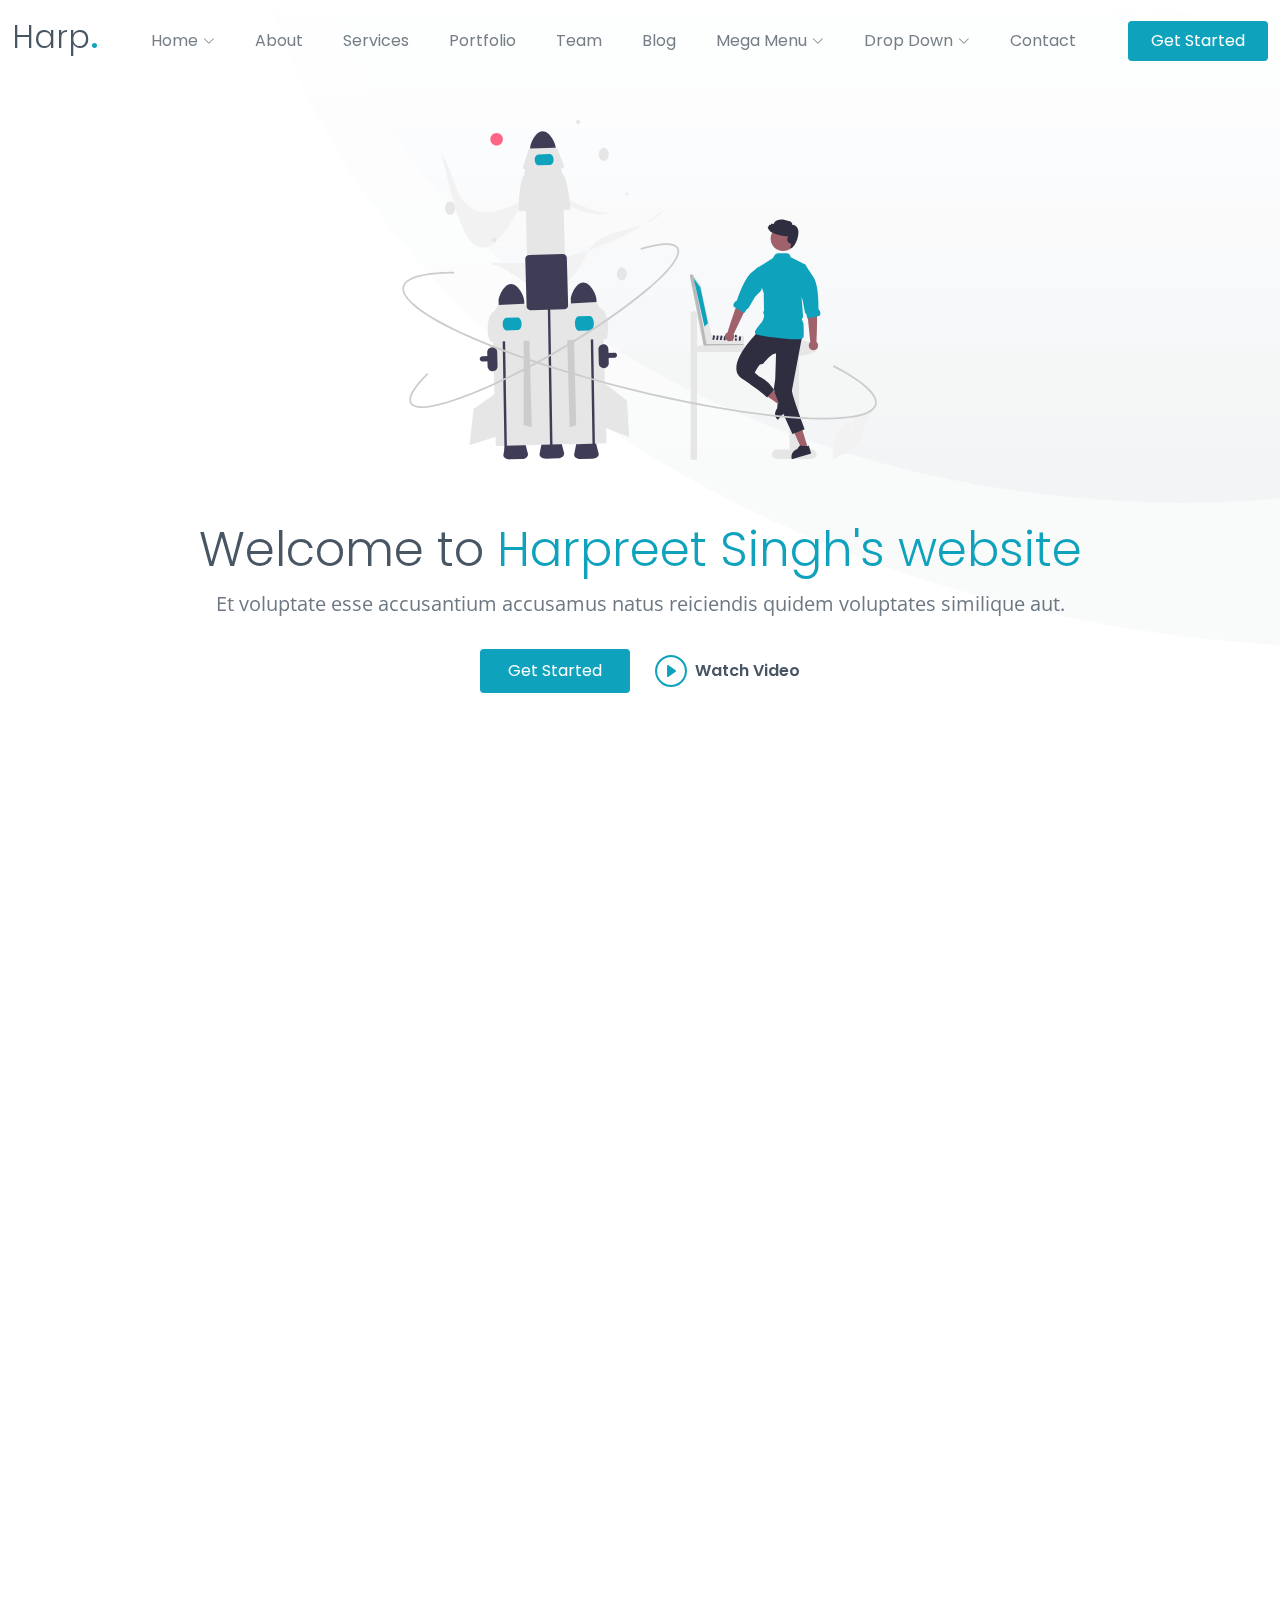
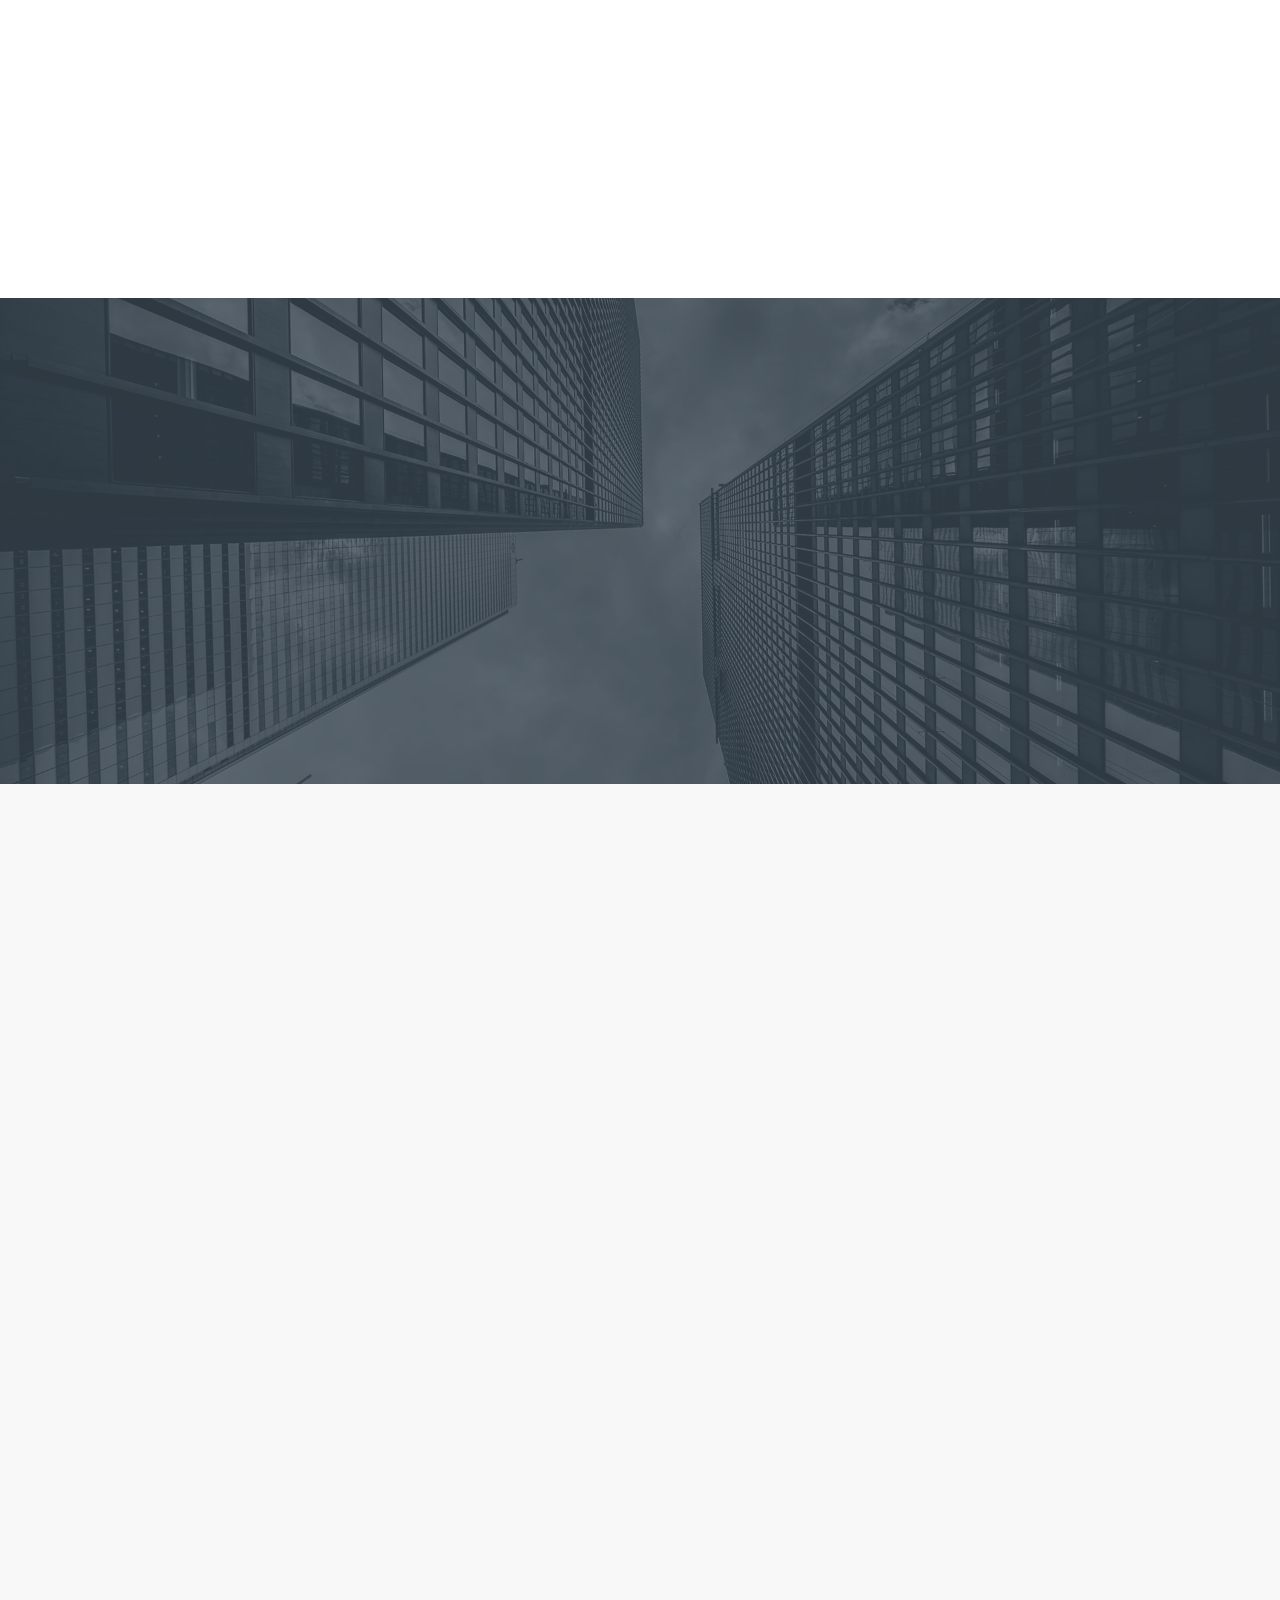
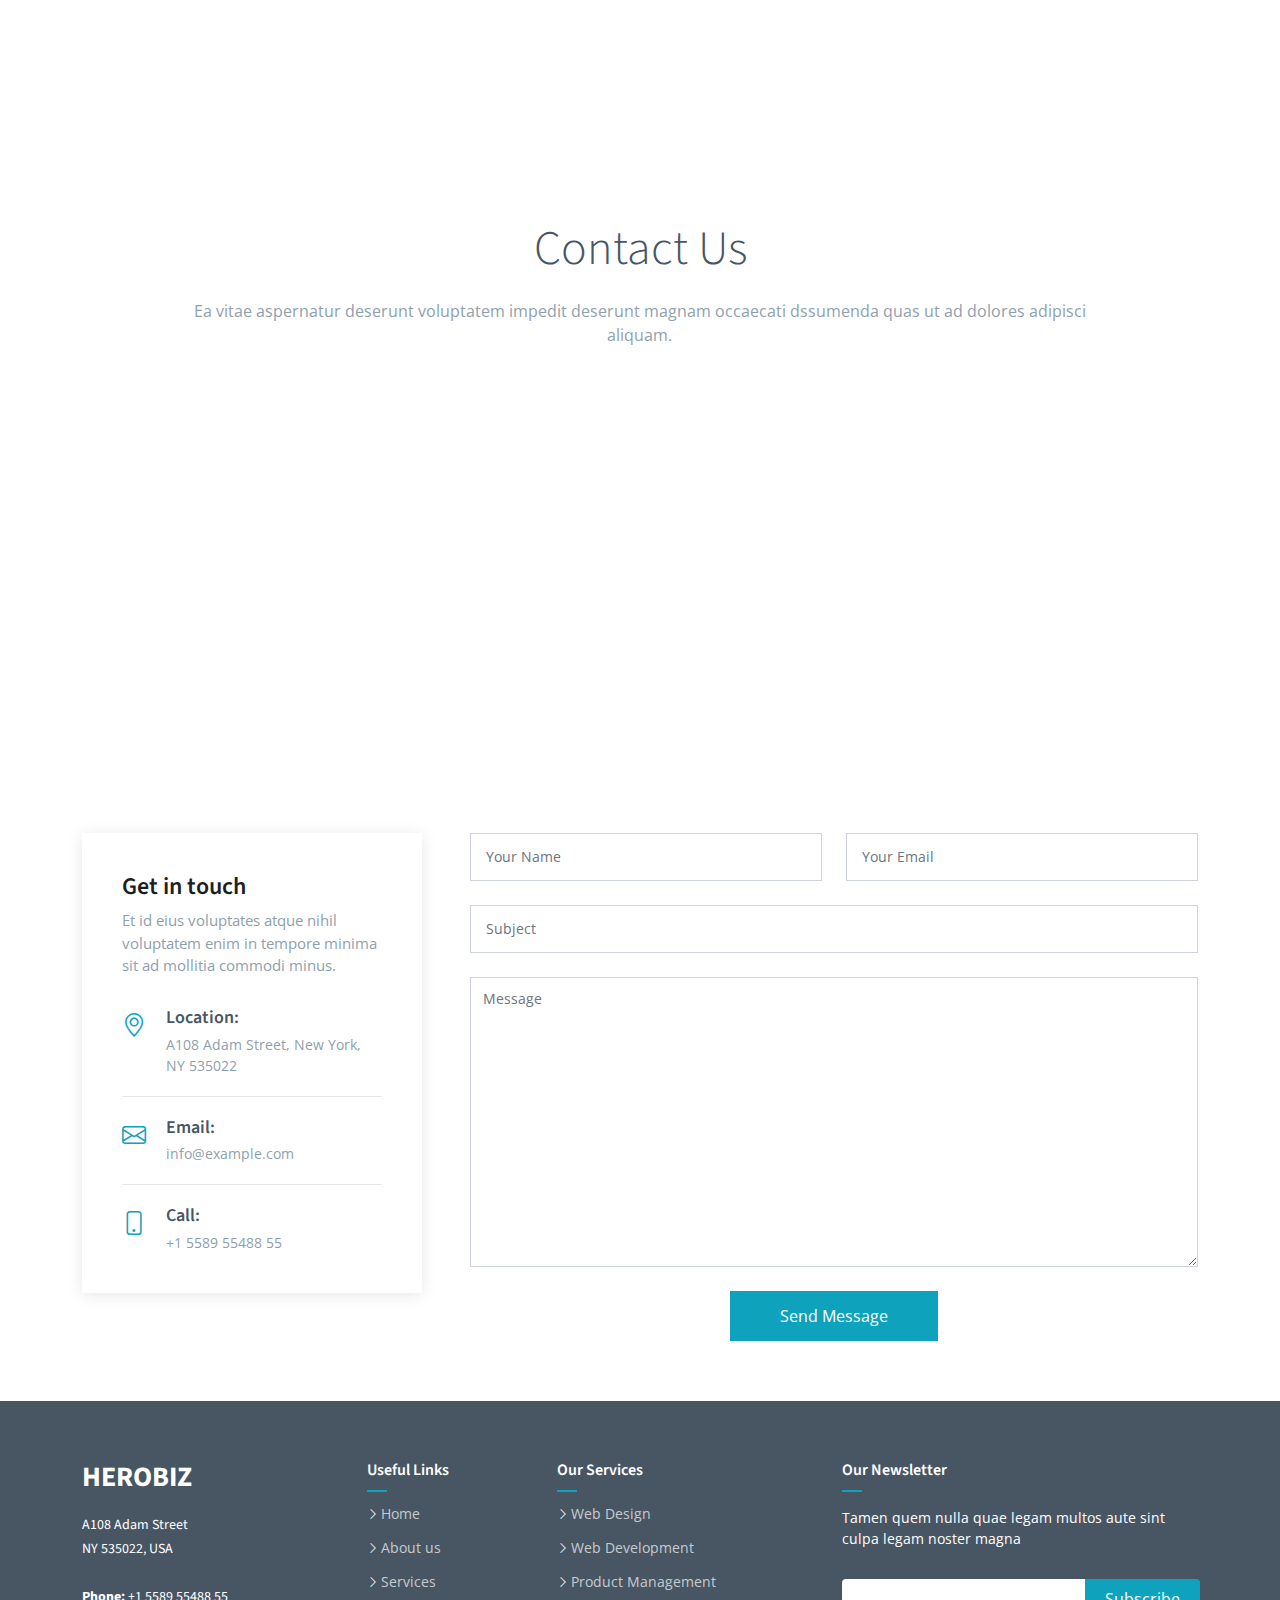
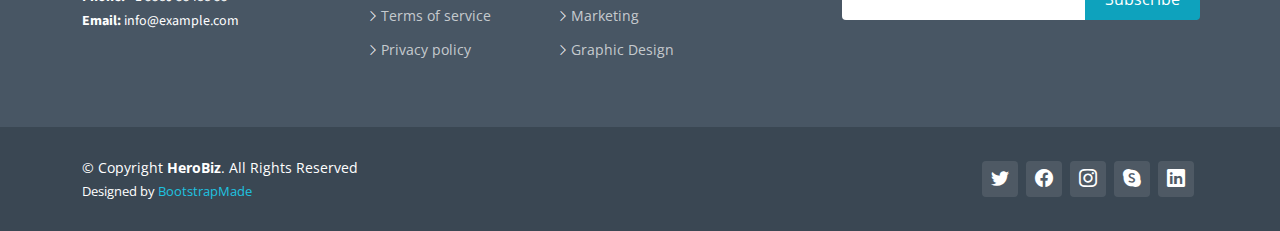
<file: index.html>
<!DOCTYPE html>
<html lang="en">

<head>
    <meta charset="utf-8">
    <meta content="width=device-width, initial-scale=1.0" name="viewport">

    <title>Harpreet Singh&apos;s webiste</title>
    <meta content="" name="description">
    <meta content="" name="keywords">

    <!-- Favicons -->
    <link href="assets/img/favicon.png" rel="icon">
    <link href="assets/img/apple-touch-icon.png" rel="apple-touch-icon">

    <!-- Google Fonts -->
    <link rel="preconnect" href="https://fonts.googleapis.com">
    <link rel="preconnect" href="https://fonts.gstatic.com" crossorigin>
    <link href="https://fonts.googleapis.com/css2?family=Open+Sans:ital,wght@0,300;0,400;0,500;0,600;0,700;1,300;1,400;1,500;1,600;1,700&family=Poppins:ital,wght@0,300;0,400;0,500;0,600;0,700;1,300;1,400;1,500;1,600;1,700&family=Source+Sans+Pro:ital,wght@0,300;0,400;0,600;0,700;1,300;1,400;1,600;1,700&display=swap"
        rel="stylesheet">

    <!-- Vendor CSS Files -->
    <link href="assets/vendor/bootstrap/css/bootstrap.min.css" rel="stylesheet">
    <link href="assets/vendor/bootstrap-icons/bootstrap-icons.css" rel="stylesheet">
    <link href="assets/vendor/aos/aos.css" rel="stylesheet">
    <link href="assets/vendor/glightbox/css/glightbox.min.css" rel="stylesheet">
    <link href="assets/vendor/swiper/swiper-bundle.min.css" rel="stylesheet">

    <!-- Variables CSS Files. Uncomment your preferred color scheme -->
    <link href="assets/css/variables.css" rel="stylesheet">
    <!-- <link href="assets/css/variables-blue.css" rel="stylesheet"> -->
    <!-- <link href="assets/css/variables-green.css" rel="stylesheet"> -->
    <!-- <link href="assets/css/variables-orange.css" rel="stylesheet"> -->
    <!-- <link href="assets/css/variables-purple.css" rel="stylesheet"> -->
    <!-- <link href="assets/css/variables-red.css" rel="stylesheet"> -->
    <!-- <link href="assets/css/variables-pink.css" rel="stylesheet"> -->

    <!-- Template Main CSS File -->
    <link href="assets/css/main.css" rel="stylesheet">

    <!-- =======================================================
  * Template Name: HeroBiz - v2.3.0
  * Template URL: https://bootstrapmade.com/herobiz-bootstrap-business-template/
  * Author: BootstrapMade.com
  * License: https://bootstrapmade.com/license/
  ======================================================== -->
</head>

<body>

    <!-- ======= Header ======= -->
    <header id="header" class="header fixed-top" data-scrollto-offset="0">
        <div class="container-fluid d-flex align-items-center justify-content-between">

            <a href="index.html" class="logo d-flex align-items-center scrollto me-auto me-lg-0">
                <!-- Uncomment the line below if you also wish to use an image logo -->
                <!-- <img src="assets/img/logo.png" alt=""> -->
                <h1>Harp<span>.</span></h1>
            </a>

            <nav id="navbar" class="navbar">
                <ul>

                    <li class="dropdown"><a href="#"><span>Home</span> <i class="bi bi-chevron-down dropdown-indicator"></i></a>
                        <ul>
                            <li><a href="index.html" class="active">Home 1 - index.html</a></li>
                            <li><a href="index-2.html">Home 2 - index-2.html</a></li>
                            <li><a href="index-3.html">Home 3 - index-3.html</a></li>
                            <li><a href="index-4.html">Home 4 - index-4.html</a></li>
                        </ul>
                    </li>

                    <li><a class="nav-link scrollto" href="index.html#about">About</a></li>
                    <li><a class="nav-link scrollto" href="index.html#services">Services</a></li>
                    <li><a class="nav-link scrollto" href="index.html#portfolio">Portfolio</a></li>
                    <li><a class="nav-link scrollto" href="index.html#team">Team</a></li>
                    <li><a href="blog.html">Blog</a></li>
                    <li class="dropdown megamenu"><a href="#"><span>Mega Menu</span> <i class="bi bi-chevron-down dropdown-indicator"></i></a>
                        <ul>
                            <li>
                                <a href="#">Column 1 link 1</a>
                                <a href="#">Column 1 link 2</a>
                                <a href="#">Column 1 link 3</a>
                            </li>
                            <li>
                                <a href="#">Column 2 link 1</a>
                                <a href="#">Column 2 link 2</a>
                                <a href="#">Column 3 link 3</a>
                            </li>
                            <li>
                                <a href="#">Column 3 link 1</a>
                                <a href="#">Column 3 link 2</a>
                                <a href="#">Column 3 link 3</a>
                            </li>
                            <li>
                                <a href="#">Column 4 link 1</a>
                                <a href="#">Column 4 link 2</a>
                                <a href="#">Column 4 link 3</a>
                            </li>
                        </ul>
                    </li>
                    <li class="dropdown"><a href="#"><span>Drop Down</span> <i class="bi bi-chevron-down dropdown-indicator"></i></a>
                        <ul>
                            <li><a href="#">Drop Down 1</a></li>
                            <li class="dropdown"><a href="#"><span>Deep Drop Down</span> <i class="bi bi-chevron-down dropdown-indicator"></i></a>
                                <ul>
                                    <li><a href="#">Deep Drop Down 1</a></li>
                                    <li><a href="#">Deep Drop Down 2</a></li>
                                    <li><a href="#">Deep Drop Down 3</a></li>
                                    <li><a href="#">Deep Drop Down 4</a></li>
                                    <li><a href="#">Deep Drop Down 5</a></li>
                                </ul>
                            </li>
                            <li><a href="#">Drop Down 2</a></li>
                            <li><a href="#">Drop Down 3</a></li>
                            <li><a href="#">Drop Down 4</a></li>
                        </ul>
                    </li>
                    <li><a class="nav-link scrollto" href="index.html#contact">Contact</a></li>
                </ul>
                <i class="bi bi-list mobile-nav-toggle d-none"></i>
            </nav>
            <!-- .navbar -->

            <a class="btn-getstarted scrollto" href="index.html#about">Get Started</a>

        </div>
    </header>
    <!-- End Header -->

    <section id="hero-animated" class="hero-animated d-flex align-items-center">
        <div class="container d-flex flex-column justify-content-center align-items-center text-center position-relative" data-aos="zoom-out">
            <img src="assets/img/hero-carousel/hero-carousel-3.svg" class="img-fluid animated">
            <h2>Welcome to <span>Harpreet Singh&apos;s website</span></h2>
            <p>Et voluptate esse accusantium accusamus natus reiciendis quidem voluptates similique aut.</p>
            <div class="d-flex">
                <a href="#about" class="btn-get-started scrollto">Get Started</a>
                <a href="https://www.youtube.com/watch?v=LXb3EKWsInQ" class="glightbox btn-watch-video d-flex align-items-center"><i class="bi bi-play-circle"></i><span>Watch Video</span></a>
            </div>
        </div>
    </section>

    <main id="main">

        <!-- ======= Featured Services Section ======= -->
        <section id="featured-services" class="featured-services">
            <div class="container">

                <div class="row gy-4">

                    <div class="col-xl-3 col-md-6 d-flex" data-aos="zoom-out">
                        <div class="service-item position-relative">
                            <div class="icon"><i class="bi bi-activity icon"></i></div>
                            <h4><a href="" class="stretched-link">Lorem Ipsum</a></h4>
                            <p>Voluptatum deleniti atque corrupti quos dolores et quas molestias excepturi</p>
                        </div>
                    </div>
                    <!-- End Service Item -->

                    <div class="col-xl-3 col-md-6 d-flex" data-aos="zoom-out" data-aos-delay="200">
                        <div class="service-item position-relative">
                            <div class="icon"><i class="bi bi-bounding-box-circles icon"></i></div>
                            <h4><a href="" class="stretched-link">Sed ut perspici</a></h4>
                            <p>Duis aute irure dolor in reprehenderit in voluptate velit esse cillum dolore</p>
                        </div>
                    </div>
                    <!-- End Service Item -->

                    <div class="col-xl-3 col-md-6 d-flex" data-aos="zoom-out" data-aos-delay="400">
                        <div class="service-item position-relative">
                            <div class="icon"><i class="bi bi-calendar4-week icon"></i></div>
                            <h4><a href="" class="stretched-link">Magni Dolores</a></h4>
                            <p>Excepteur sint occaecat cupidatat non proident, sunt in culpa qui officia</p>
                        </div>
                    </div>
                    <!-- End Service Item -->

                    <div class="col-xl-3 col-md-6 d-flex" data-aos="zoom-out" data-aos-delay="600">
                        <div class="service-item position-relative">
                            <div class="icon"><i class="bi bi-broadcast icon"></i></div>
                            <h4><a href="" class="stretched-link">Nemo Enim</a></h4>
                            <p>At vero eos et accusamus et iusto odio dignissimos ducimus qui blanditiis</p>
                        </div>
                    </div>
                    <!-- End Service Item -->

                </div>

            </div>
        </section>
        <!-- End Featured Services Section -->

        <!-- ======= About Section ======= -->
        <section id="about" class="about">
            <div class="container" data-aos="fade-up">

                <div class="section-header">
                    <h2>About Us</h2>
                    <p>Architecto nobis eos vel nam quidem vitae temporibus voluptates qui hic deserunt iusto omnis nam voluptas asperiores sequi tenetur dolores incidunt enim voluptatem magnam cumque fuga.</p>
                </div>

                <div class="row g-4 g-lg-5" data-aos="fade-up" data-aos-delay="200">

                    <div class="col-lg-5">
                        <div class="about-img">
                            <img src="assets/img/about.jpg" class="img-fluid" alt="">
                        </div>
                    </div>

                    <div class="col-lg-7">
                        <h3 class="pt-0 pt-lg-5">Neque officiis dolore maiores et exercitationem quae est seda lidera pat claero</h3>

                        <!-- Tabs -->
                        <ul class="nav nav-pills mb-3">
                            <li><a class="nav-link active" data-bs-toggle="pill" href="#tab1">Saepe fuga</a></li>
                            <li><a class="nav-link" data-bs-toggle="pill" href="#tab2">Voluptates</a></li>
                            <li><a class="nav-link" data-bs-toggle="pill" href="#tab3">Corrupti</a></li>
                        </ul>
                        <!-- End Tabs -->

                        <!-- Tab Content -->
                        <div class="tab-content">

                            <div class="tab-pane fade show active" id="tab1">

                                <p class="fst-italic">Consequuntur inventore voluptates consequatur aut vel et. Eos doloribus expedita. Sapiente atque consequatur minima nihil quae aspernatur quo suscipit voluptatem.</p>

                                <div class="d-flex align-items-center mt-4">
                                    <i class="bi bi-check2"></i>
                                    <h4>Repudiandae rerum velit modi et officia quasi facilis</h4>
                                </div>
                                <p>Laborum omnis voluptates voluptas qui sit aliquam blanditiis. Sapiente minima commodi dolorum non eveniet magni quaerat nemo et.</p>

                                <div class="d-flex align-items-center mt-4">
                                    <i class="bi bi-check2"></i>
                                    <h4>Incidunt non veritatis illum ea ut nisi</h4>
                                </div>
                                <p>Non quod totam minus repellendus autem sint velit. Rerum debitis facere soluta tenetur. Iure molestiae assumenda sunt qui inventore eligendi voluptates nisi at. Dolorem quo tempora. Quia et perferendis.</p>

                                <div class="d-flex align-items-center mt-4">
                                    <i class="bi bi-check2"></i>
                                    <h4>Omnis ab quia nemo dignissimos rem eum quos..</h4>
                                </div>
                                <p>Eius alias aut cupiditate. Dolor voluptates animi ut blanditiis quos nam. Magnam officia aut ut alias quo explicabo ullam esse. Sunt magnam et dolorem eaque magnam odit enim quaerat. Vero error error voluptatem eum.</p>

                            </div>
                            <!-- End Tab 1 Content -->

                            <div class="tab-pane fade show" id="tab2">

                                <p class="fst-italic">Consequuntur inventore voluptates consequatur aut vel et. Eos doloribus expedita. Sapiente atque consequatur minima nihil quae aspernatur quo suscipit voluptatem.</p>

                                <div class="d-flex align-items-center mt-4">
                                    <i class="bi bi-check2"></i>
                                    <h4>Repudiandae rerum velit modi et officia quasi facilis</h4>
                                </div>
                                <p>Laborum omnis voluptates voluptas qui sit aliquam blanditiis. Sapiente minima commodi dolorum non eveniet magni quaerat nemo et.</p>

                                <div class="d-flex align-items-center mt-4">
                                    <i class="bi bi-check2"></i>
                                    <h4>Incidunt non veritatis illum ea ut nisi</h4>
                                </div>
                                <p>Non quod totam minus repellendus autem sint velit. Rerum debitis facere soluta tenetur. Iure molestiae assumenda sunt qui inventore eligendi voluptates nisi at. Dolorem quo tempora. Quia et perferendis.</p>

                                <div class="d-flex align-items-center mt-4">
                                    <i class="bi bi-check2"></i>
                                    <h4>Omnis ab quia nemo dignissimos rem eum quos..</h4>
                                </div>
                                <p>Eius alias aut cupiditate. Dolor voluptates animi ut blanditiis quos nam. Magnam officia aut ut alias quo explicabo ullam esse. Sunt magnam et dolorem eaque magnam odit enim quaerat. Vero error error voluptatem eum.</p>

                            </div>
                            <!-- End Tab 2 Content -->

                            <div class="tab-pane fade show" id="tab3">

                                <p class="fst-italic">Consequuntur inventore voluptates consequatur aut vel et. Eos doloribus expedita. Sapiente atque consequatur minima nihil quae aspernatur quo suscipit voluptatem.</p>

                                <div class="d-flex align-items-center mt-4">
                                    <i class="bi bi-check2"></i>
                                    <h4>Repudiandae rerum velit modi et officia quasi facilis</h4>
                                </div>
                                <p>Laborum omnis voluptates voluptas qui sit aliquam blanditiis. Sapiente minima commodi dolorum non eveniet magni quaerat nemo et.</p>

                                <div class="d-flex align-items-center mt-4">
                                    <i class="bi bi-check2"></i>
                                    <h4>Incidunt non veritatis illum ea ut nisi</h4>
                                </div>
                                <p>Non quod totam minus repellendus autem sint velit. Rerum debitis facere soluta tenetur. Iure molestiae assumenda sunt qui inventore eligendi voluptates nisi at. Dolorem quo tempora. Quia et perferendis.</p>

                                <div class="d-flex align-items-center mt-4">
                                    <i class="bi bi-check2"></i>
                                    <h4>Omnis ab quia nemo dignissimos rem eum quos..</h4>
                                </div>
                                <p>Eius alias aut cupiditate. Dolor voluptates animi ut blanditiis quos nam. Magnam officia aut ut alias quo explicabo ullam esse. Sunt magnam et dolorem eaque magnam odit enim quaerat. Vero error error voluptatem eum.</p>

                            </div>
                            <!-- End Tab 3 Content -->

                        </div>

                    </div>

                </div>

            </div>
        </section>
        <!-- End About Section -->

        <!-- ======= Clients Section ======= -->
        <section id="clients" class="clients">
            <div class="container" data-aos="zoom-out">

                <div class="clients-slider swiper">
                    <div class="swiper-wrapper align-items-center">
                        <div class="swiper-slide"><img src="assets/img/clients/client-1.png" class="img-fluid" alt=""></div>
                        <div class="swiper-slide"><img src="assets/img/clients/client-2.png" class="img-fluid" alt=""></div>
                        <div class="swiper-slide"><img src="assets/img/clients/client-3.png" class="img-fluid" alt=""></div>
                        <div class="swiper-slide"><img src="assets/img/clients/client-4.png" class="img-fluid" alt=""></div>
                        <div class="swiper-slide"><img src="assets/img/clients/client-5.png" class="img-fluid" alt=""></div>
                        <div class="swiper-slide"><img src="assets/img/clients/client-6.png" class="img-fluid" alt=""></div>
                        <div class="swiper-slide"><img src="assets/img/clients/client-7.png" class="img-fluid" alt=""></div>
                        <div class="swiper-slide"><img src="assets/img/clients/client-8.png" class="img-fluid" alt=""></div>
                    </div>
                </div>

            </div>
        </section>
        <!-- End Clients Section -->

        <!-- ======= Call To Action Section ======= -->
        <section id="cta" class="cta">
            <div class="container" data-aos="zoom-out">

                <div class="row g-5">

                    <div class="col-lg-8 col-md-6 content d-flex flex-column justify-content-center order-last order-md-first">
                        <h3>Alias sunt quas <em>Cupiditate</em> oluptas hic minima</h3>
                        <p> Duis aute irure dolor in reprehenderit in voluptate velit esse cillum dolore eu fugiat nulla pariatur. Excepteur sint occaecat cupidatat non proident, sunt in culpa qui officia deserunt mollit anim id est laborum.</p>
                        <a class="cta-btn align-self-start" href="#">Call To Action</a>
                    </div>

                    <div class="col-lg-4 col-md-6 order-first order-md-last d-flex align-items-center">
                        <div class="img">
                            <img src="assets/img/cta.jpg" alt="" class="img-fluid">
                        </div>
                    </div>

                </div>

            </div>
        </section>
        <!-- End Call To Action Section -->

        <!-- ======= On Focus Section ======= -->
        <section id="onfocus" class="onfocus">
            <div class="container-fluid p-0" data-aos="fade-up">

                <div class="row g-0">
                    <div class="col-lg-6 video-play position-relative">
                        <a href="https://www.youtube.com/watch?v=LXb3EKWsInQ" class="glightbox play-btn"></a>
                    </div>
                    <div class="col-lg-6">
                        <div class="content d-flex flex-column justify-content-center h-100">
                            <h3>Voluptatem dignissimos provident quasi corporis</h3>
                            <p class="fst-italic">
                                Lorem ipsum dolor sit amet, consectetur adipiscing elit, sed do eiusmod tempor incididunt ut labore et dolore magna aliqua.
                            </p>
                            <ul>
                                <li><i class="bi bi-check-circle"></i> Ullamco laboris nisi ut aliquip ex ea commodo consequat.</li>
                                <li><i class="bi bi-check-circle"></i> Duis aute irure dolor in reprehenderit in voluptate velit.</li>
                                <li><i class="bi bi-check-circle"></i> Ullamco laboris nisi ut aliquip ex ea commodo consequat. Duis aute irure dolor in reprehenderit in voluptate trideta storacalaperda mastiro dolore eu fugiat nulla pariatur.</li>
                            </ul>
                            <a href="#" class="read-more align-self-start"><span>Read More</span><i class="bi bi-arrow-right"></i></a>
                        </div>
                    </div>
                </div>

            </div>
        </section>
        <!-- End On Focus Section -->

        <!-- ======= Features Section ======= -->
        <section id="features" class="features">
            <div class="container" data-aos="fade-up">

                <ul class="nav nav-tabs row gy-4 d-flex">

                    <li class="nav-item col-6 col-md-4 col-lg-2">
                        <a class="nav-link active show" data-bs-toggle="tab" data-bs-target="#tab-1">
                            <i class="bi bi-binoculars color-cyan"></i>
                            <h4>Modinest</h4>
                        </a>
                    </li>
                    <!-- End Tab 1 Nav -->

                    <li class="nav-item col-6 col-md-4 col-lg-2">
                        <a class="nav-link" data-bs-toggle="tab" data-bs-target="#tab-2">
                            <i class="bi bi-box-seam color-indigo"></i>
                            <h4>Undaesenti</h4>
                        </a>
                    </li>
                    <!-- End Tab 2 Nav -->

                    <li class="nav-item col-6 col-md-4 col-lg-2">
                        <a class="nav-link" data-bs-toggle="tab" data-bs-target="#tab-3">
                            <i class="bi bi-brightness-high color-teal"></i>
                            <h4>Pariatur</h4>
                        </a>
                    </li>
                    <!-- End Tab 3 Nav -->

                    <li class="nav-item col-6 col-md-4 col-lg-2">
                        <a class="nav-link" data-bs-toggle="tab" data-bs-target="#tab-4">
                            <i class="bi bi-command color-red"></i>
                            <h4>Nostrum</h4>
                        </a>
                    </li>
                    <!-- End Tab 4 Nav -->

                    <li class="nav-item col-6 col-md-4 col-lg-2">
                        <a class="nav-link" data-bs-toggle="tab" data-bs-target="#tab-5">
                            <i class="bi bi-easel color-blue"></i>
                            <h4>Adipiscing</h4>
                        </a>
                    </li>
                    <!-- End Tab 5 Nav -->

                    <li class="nav-item col-6 col-md-4 col-lg-2">
                        <a class="nav-link" data-bs-toggle="tab" data-bs-target="#tab-6">
                            <i class="bi bi-map color-orange"></i>
                            <h4>Reprehit</h4>
                        </a>
                    </li>
                    <!-- End Tab 6 Nav -->

                </ul>

                <div class="tab-content">

                    <div class="tab-pane active show" id="tab-1">
                        <div class="row gy-4">
                            <div class="col-lg-8 order-2 order-lg-1" data-aos="fade-up" data-aos-delay="100">
                                <h3>Modinest</h3>
                                <p class="fst-italic">
                                    Lorem ipsum dolor sit amet, consectetur adipiscing elit, sed do eiusmod tempor incididunt ut labore et dolore magna aliqua.
                                </p>
                                <ul>
                                    <li><i class="bi bi-check-circle-fill"></i> Ullamco laboris nisi ut aliquip ex ea commodo consequat.</li>
                                    <li><i class="bi bi-check-circle-fill"></i> Duis aute irure dolor in reprehenderit in voluptate velit.</li>
                                    <li><i class="bi bi-check-circle-fill"></i> Ullamco laboris nisi ut aliquip ex ea commodo consequat. Duis aute irure dolor in reprehenderit in voluptate trideta storacalaperda mastiro dolore eu fugiat nulla pariatur.</li>
                                </ul>
                                <p>
                                    Ullamco laboris nisi ut aliquip ex ea commodo consequat. Duis aute irure dolor in reprehenderit in voluptate velit esse cillum dolore eu fugiat nulla pariatur. Excepteur sint occaecat cupidatat non proident, sunt in culpa qui officia deserunt mollit anim
                                    id est laborum
                                </p>
                            </div>
                            <div class="col-lg-4 order-1 order-lg-2 text-center" data-aos="fade-up" data-aos-delay="200">
                                <img src="assets/img/features-1.svg" alt="" class="img-fluid">
                            </div>
                        </div>
                    </div>
                    <!-- End Tab Content 1 -->

                    <div class="tab-pane" id="tab-2">
                        <div class="row gy-4">
                            <div class="col-lg-8 order-2 order-lg-1">
                                <h3>Undaesenti</h3>
                                <p>
                                    Ullamco laboris nisi ut aliquip ex ea commodo consequat. Duis aute irure dolor in reprehenderit in voluptate velit esse cillum dolore eu fugiat nulla pariatur. Excepteur sint occaecat cupidatat non proident, sunt in culpa qui officia deserunt mollit anim
                                    id est laborum
                                </p>
                                <p class="fst-italic">
                                    Lorem ipsum dolor sit amet, consectetur adipiscing elit, sed do eiusmod tempor incididunt ut labore et dolore magna aliqua.
                                </p>
                                <ul>
                                    <li><i class="bi bi-check-circle-fill"></i> Ullamco laboris nisi ut aliquip ex ea commodo consequat.</li>
                                    <li><i class="bi bi-check-circle-fill"></i> Duis aute irure dolor in reprehenderit in voluptate velit.</li>
                                    <li><i class="bi bi-check-circle-fill"></i> Provident mollitia neque rerum asperiores dolores quos qui a. Ipsum neque dolor voluptate nisi sed.</li>
                                    <li><i class="bi bi-check-circle-fill"></i> Ullamco laboris nisi ut aliquip ex ea commodo consequat. Duis aute irure dolor in reprehenderit in voluptate trideta storacalaperda mastiro dolore eu fugiat nulla pariatur.</li>
                                </ul>
                            </div>
                            <div class="col-lg-4 order-1 order-lg-2 text-center">
                                <img src="assets/img/features-2.svg" alt="" class="img-fluid">
                            </div>
                        </div>
                    </div>
                    <!-- End Tab Content 2 -->

                    <div class="tab-pane" id="tab-3">
                        <div class="row gy-4">
                            <div class="col-lg-8 order-2 order-lg-1">
                                <h3>Pariatur</h3>
                                <p>
                                    Ullamco laboris nisi ut aliquip ex ea commodo consequat. Duis aute irure dolor in reprehenderit in voluptate velit esse cillum dolore eu fugiat nulla pariatur. Excepteur sint occaecat cupidatat non proident, sunt in culpa qui officia deserunt mollit anim
                                    id est laborum
                                </p>
                                <ul>
                                    <li><i class="bi bi-check-circle-fill"></i> Ullamco laboris nisi ut aliquip ex ea commodo consequat.</li>
                                    <li><i class="bi bi-check-circle-fill"></i> Duis aute irure dolor in reprehenderit in voluptate velit.</li>
                                    <li><i class="bi bi-check-circle-fill"></i> Provident mollitia neque rerum asperiores dolores quos qui a. Ipsum neque dolor voluptate nisi sed.</li>
                                </ul>
                                <p class="fst-italic">
                                    Lorem ipsum dolor sit amet, consectetur adipiscing elit, sed do eiusmod tempor incididunt ut labore et dolore magna aliqua.
                                </p>
                            </div>
                            <div class="col-lg-4 order-1 order-lg-2 text-center">
                                <img src="assets/img/features-3.svg" alt="" class="img-fluid">
                            </div>
                        </div>
                    </div>
                    <!-- End Tab Content 3 -->

                    <div class="tab-pane" id="tab-4">
                        <div class="row gy-4">
                            <div class="col-lg-8 order-2 order-lg-1">
                                <h3>Nostrum</h3>
                                <p>
                                    Ullamco laboris nisi ut aliquip ex ea commodo consequat. Duis aute irure dolor in reprehenderit in voluptate velit esse cillum dolore eu fugiat nulla pariatur. Excepteur sint occaecat cupidatat non proident, sunt in culpa qui officia deserunt mollit anim
                                    id est laborum
                                </p>
                                <p class="fst-italic">
                                    Lorem ipsum dolor sit amet, consectetur adipiscing elit, sed do eiusmod tempor incididunt ut labore et dolore magna aliqua.
                                </p>
                                <ul>
                                    <li><i class="bi bi-check-circle-fill"></i> Ullamco laboris nisi ut aliquip ex ea commodo consequat.</li>
                                    <li><i class="bi bi-check-circle-fill"></i> Duis aute irure dolor in reprehenderit in voluptate velit.</li>
                                    <li><i class="bi bi-check-circle-fill"></i> Ullamco laboris nisi ut aliquip ex ea commodo consequat. Duis aute irure dolor in reprehenderit in voluptate trideta storacalaperda mastiro dolore eu fugiat nulla pariatur.</li>
                                </ul>
                            </div>
                            <div class="col-lg-4 order-1 order-lg-2 text-center">
                                <img src="assets/img/features-4.svg" alt="" class="img-fluid">
                            </div>
                        </div>
                    </div>
                    <!-- End Tab Content 4 -->

                    <div class="tab-pane" id="tab-5">
                        <div class="row gy-4">
                            <div class="col-lg-8 order-2 order-lg-1">
                                <h3>Adipiscing</h3>
                                <p>
                                    Ullamco laboris nisi ut aliquip ex ea commodo consequat. Duis aute irure dolor in reprehenderit in voluptate velit esse cillum dolore eu fugiat nulla pariatur. Excepteur sint occaecat cupidatat non proident, sunt in culpa qui officia deserunt mollit anim
                                    id est laborum
                                </p>
                                <p class="fst-italic">
                                    Lorem ipsum dolor sit amet, consectetur adipiscing elit, sed do eiusmod tempor incididunt ut labore et dolore magna aliqua.
                                </p>
                                <ul>
                                    <li><i class="bi bi-check-circle-fill"></i> Ullamco laboris nisi ut aliquip ex ea commodo consequat.</li>
                                    <li><i class="bi bi-check-circle-fill"></i> Duis aute irure dolor in reprehenderit in voluptate velit.</li>
                                    <li><i class="bi bi-check-circle-fill"></i> Ullamco laboris nisi ut aliquip ex ea commodo consequat. Duis aute irure dolor in reprehenderit in voluptate trideta storacalaperda mastiro dolore eu fugiat nulla pariatur.</li>
                                </ul>
                            </div>
                            <div class="col-lg-4 order-1 order-lg-2 text-center">
                                <img src="assets/img/features-5.svg" alt="" class="img-fluid">
                            </div>
                        </div>
                    </div>
                    <!-- End Tab Content 5 -->

                    <div class="tab-pane" id="tab-6">
                        <div class="row gy-4">
                            <div class="col-lg-8 order-2 order-lg-1">
                                <h3>Reprehit</h3>
                                <p>
                                    Ullamco laboris nisi ut aliquip ex ea commodo consequat. Duis aute irure dolor in reprehenderit in voluptate velit esse cillum dolore eu fugiat nulla pariatur. Excepteur sint occaecat cupidatat non proident, sunt in culpa qui officia deserunt mollit anim
                                    id est laborum
                                </p>
                                <p class="fst-italic">
                                    Lorem ipsum dolor sit amet, consectetur adipiscing elit, sed do eiusmod tempor incididunt ut labore et dolore magna aliqua.
                                </p>
                                <ul>
                                    <li><i class="bi bi-check-circle-fill"></i> Ullamco laboris nisi ut aliquip ex ea commodo consequat.</li>
                                    <li><i class="bi bi-check-circle-fill"></i> Duis aute irure dolor in reprehenderit in voluptate velit.</li>
                                    <li><i class="bi bi-check-circle-fill"></i> Ullamco laboris nisi ut aliquip ex ea commodo consequat. Duis aute irure dolor in reprehenderit in voluptate trideta storacalaperda mastiro dolore eu fugiat nulla pariatur.</li>
                                </ul>
                            </div>
                            <div class="col-lg-4 order-1 order-lg-2 text-center">
                                <img src="assets/img/features-6.svg" alt="" class="img-fluid">
                            </div>
                        </div>
                    </div>
                    <!-- End Tab Content 6 -->

                </div>

            </div>
        </section>
        <!-- End Features Section -->

        <!-- ======= Services Section ======= -->
        <section id="services" class="services">
            <div class="container" data-aos="fade-up">

                <div class="section-header">
                    <h2>Our Services</h2>
                    <p>Ea vitae aspernatur deserunt voluptatem impedit deserunt magnam occaecati dssumenda quas ut ad dolores adipisci aliquam.</p>
                </div>

                <div class="row gy-5">

                    <div class="col-xl-4 col-md-6" data-aos="zoom-in" data-aos-delay="200">
                        <div class="service-item">
                            <div class="img">
                                <img src="assets/img/services-1.jpg" class="img-fluid" alt="">
                            </div>
                            <div class="details position-relative">
                                <div class="icon">
                                    <i class="bi bi-activity"></i>
                                </div>
                                <a href="#" class="stretched-link">
                                    <h3>Nesciunt Mete</h3>
                                </a>
                                <p>Provident nihil minus qui consequatur non omnis maiores. Eos accusantium minus dolores iure perferendis.</p>
                            </div>
                        </div>
                    </div>
                    <!-- End Service Item -->

                    <div class="col-xl-4 col-md-6" data-aos="zoom-in" data-aos-delay="300">
                        <div class="service-item">
                            <div class="img">
                                <img src="assets/img/services-2.jpg" class="img-fluid" alt="">
                            </div>
                            <div class="details position-relative">
                                <div class="icon">
                                    <i class="bi bi-broadcast"></i>
                                </div>
                                <a href="#" class="stretched-link">
                                    <h3>Eosle Commodi</h3>
                                </a>
                                <p>Ut autem aut autem non a. Sint sint sit facilis nam iusto sint. Libero corrupti neque eum hic non ut nesciunt dolorem.</p>
                            </div>
                        </div>
                    </div>
                    <!-- End Service Item -->

                    <div class="col-xl-4 col-md-6" data-aos="zoom-in" data-aos-delay="400">
                        <div class="service-item">
                            <div class="img">
                                <img src="assets/img/services-3.jpg" class="img-fluid" alt="">
                            </div>
                            <div class="details position-relative">
                                <div class="icon">
                                    <i class="bi bi-easel"></i>
                                </div>
                                <a href="#" class="stretched-link">
                                    <h3>Ledo Markt</h3>
                                </a>
                                <p>Ut excepturi voluptatem nisi sed. Quidem fuga consequatur. Minus ea aut. Vel qui id voluptas adipisci eos earum corrupti.</p>
                            </div>
                        </div>
                    </div>
                    <!-- End Service Item -->

                    <div class="col-xl-4 col-md-6" data-aos="zoom-in" data-aos-delay="500">
                        <div class="service-item">
                            <div class="img">
                                <img src="assets/img/services-4.jpg" class="img-fluid" alt="">
                            </div>
                            <div class="details position-relative">
                                <div class="icon">
                                    <i class="bi bi-bounding-box-circles"></i>
                                </div>
                                <a href="#" class="stretched-link">
                                    <h3>Asperiores Commodit</h3>
                                </a>
                                <p>Non et temporibus minus omnis sed dolor esse consequatur. Cupiditate sed error ea fuga sit provident adipisci neque.</p>
                                <a href="#" class="stretched-link"></a>
                            </div>
                        </div>
                    </div>
                    <!-- End Service Item -->

                    <div class="col-xl-4 col-md-6" data-aos="zoom-in" data-aos-delay="600">
                        <div class="service-item">
                            <div class="img">
                                <img src="assets/img/services-5.jpg" class="img-fluid" alt="">
                            </div>
                            <div class="details position-relative">
                                <div class="icon">
                                    <i class="bi bi-calendar4-week"></i>
                                </div>
                                <a href="#" class="stretched-link">
                                    <h3>Velit Doloremque</h3>
                                </a>
                                <p>Cumque et suscipit saepe. Est maiores autem enim facilis ut aut ipsam corporis aut. Sed animi at autem alias eius labore.</p>
                                <a href="#" class="stretched-link"></a>
                            </div>
                        </div>
                    </div>
                    <!-- End Service Item -->

                    <div class="col-xl-4 col-md-6" data-aos="zoom-in" data-aos-delay="700">
                        <div class="service-item">
                            <div class="img">
                                <img src="assets/img/services-6.jpg" class="img-fluid" alt="">
                            </div>
                            <div class="details position-relative">
                                <div class="icon">
                                    <i class="bi bi-chat-square-text"></i>
                                </div>
                                <a href="#" class="stretched-link">
                                    <h3>Dolori Architecto</h3>
                                </a>
                                <p>Hic molestias ea quibusdam eos. Fugiat enim doloremque aut neque non et debitis iure. Corrupti recusandae ducimus enim.</p>
                                <a href="#" class="stretched-link"></a>
                            </div>
                        </div>
                    </div>
                    <!-- End Service Item -->

                </div>

            </div>
        </section>
        <!-- End Services Section -->

        <!-- ======= Testimonials Section ======= -->
        <section id="testimonials" class="testimonials">
            <div class="container" data-aos="fade-up">

                <div class="testimonials-slider swiper">
                    <div class="swiper-wrapper">

                        <div class="swiper-slide">
                            <div class="testimonial-item">
                                <img src="assets/img/testimonials/testimonials-1.jpg" class="testimonial-img" alt="">
                                <h3>Saul Goodman</h3>
                                <h4>Ceo &amp; Founder</h4>
                                <div class="stars">
                                    <i class="bi bi-star-fill"></i><i class="bi bi-star-fill"></i><i class="bi bi-star-fill"></i><i class="bi bi-star-fill"></i><i class="bi bi-star-fill"></i>
                                </div>
                                <p>
                                    <i class="bi bi-quote quote-icon-left"></i> Proin iaculis purus consequat sem cure digni ssim donec porttitora entum suscipit rhoncus. Accusantium quam, ultricies eget id, aliquam eget nibh et. Maecen aliquam, risus
                                    at semper.
                                    <i class="bi bi-quote quote-icon-right"></i>
                                </p>
                            </div>
                        </div>
                        <!-- End testimonial item -->

                        <div class="swiper-slide">
                            <div class="testimonial-item">
                                <img src="assets/img/testimonials/testimonials-2.jpg" class="testimonial-img" alt="">
                                <h3>Sara Wilsson</h3>
                                <h4>Designer</h4>
                                <div class="stars">
                                    <i class="bi bi-star-fill"></i><i class="bi bi-star-fill"></i><i class="bi bi-star-fill"></i><i class="bi bi-star-fill"></i><i class="bi bi-star-fill"></i>
                                </div>
                                <p>
                                    <i class="bi bi-quote quote-icon-left"></i> Export tempor illum tamen malis malis eram quae irure esse labore quem cillum quid cillum eram malis quorum velit fore eram velit sunt aliqua noster fugiat irure amet legam
                                    anim culpa.
                                    <i class="bi bi-quote quote-icon-right"></i>
                                </p>
                            </div>
                        </div>
                        <!-- End testimonial item -->

                        <div class="swiper-slide">
                            <div class="testimonial-item">
                                <img src="assets/img/testimonials/testimonials-3.jpg" class="testimonial-img" alt="">
                                <h3>Jena Karlis</h3>
                                <h4>Store Owner</h4>
                                <div class="stars">
                                    <i class="bi bi-star-fill"></i><i class="bi bi-star-fill"></i><i class="bi bi-star-fill"></i><i class="bi bi-star-fill"></i><i class="bi bi-star-fill"></i>
                                </div>
                                <p>
                                    <i class="bi bi-quote quote-icon-left"></i> Enim nisi quem export duis labore cillum quae magna enim sint quorum nulla quem veniam duis minim tempor labore quem eram duis noster aute amet eram fore quis sint minim.
                                    <i class="bi bi-quote quote-icon-right"></i>
                                </p>
                            </div>
                        </div>
                        <!-- End testimonial item -->

                        <div class="swiper-slide">
                            <div class="testimonial-item">
                                <img src="assets/img/testimonials/testimonials-4.jpg" class="testimonial-img" alt="">
                                <h3>Matt Brandon</h3>
                                <h4>Freelancer</h4>
                                <div class="stars">
                                    <i class="bi bi-star-fill"></i><i class="bi bi-star-fill"></i><i class="bi bi-star-fill"></i><i class="bi bi-star-fill"></i><i class="bi bi-star-fill"></i>
                                </div>
                                <p>
                                    <i class="bi bi-quote quote-icon-left"></i> Fugiat enim eram quae cillum dolore dolor amet nulla culpa multos export minim fugiat minim velit minim dolor enim duis veniam ipsum anim magna sunt elit fore quem dolore
                                    labore illum veniam.
                                    <i class="bi bi-quote quote-icon-right"></i>
                                </p>
                            </div>
                        </div>
                        <!-- End testimonial item -->

                        <div class="swiper-slide">
                            <div class="testimonial-item">
                                <img src="assets/img/testimonials/testimonials-5.jpg" class="testimonial-img" alt="">
                                <h3>John Larson</h3>
                                <h4>Entrepreneur</h4>
                                <div class="stars">
                                    <i class="bi bi-star-fill"></i><i class="bi bi-star-fill"></i><i class="bi bi-star-fill"></i><i class="bi bi-star-fill"></i><i class="bi bi-star-fill"></i>
                                </div>
                                <p>
                                    <i class="bi bi-quote quote-icon-left"></i> Quis quorum aliqua sint quem legam fore sunt eram irure aliqua veniam tempor noster veniam enim culpa labore duis sunt culpa nulla illum cillum fugiat legam esse veniam culpa
                                    fore nisi cillum quid.
                                    <i class="bi bi-quote quote-icon-right"></i>
                                </p>
                            </div>
                        </div>
                        <!-- End testimonial item -->

                    </div>
                    <div class="swiper-pagination"></div>
                </div>

            </div>
        </section>
        <!-- End Testimonials Section -->

        <!-- ======= Pricing Section ======= -->
        <section id="pricing" class="pricing">
            <div class="container" data-aos="fade-up">

                <div class="section-header">
                    <h2>Our Pricing</h2>
                    <p>Architecto nobis eos vel nam quidem vitae temporibus voluptates qui hic deserunt iusto omnis nam voluptas asperiores sequi tenetur dolores incidunt enim voluptatem magnam cumque fuga.</p>
                </div>

                <div class="row gy-4">

                    <div class="col-lg-4" data-aos="zoom-in" data-aos-delay="200">
                        <div class="pricing-item">

                            <div class="pricing-header">
                                <h3>Free Plan</h3>
                                <h4><sup>$</sup>0<span> / month</span></h4>
                            </div>

                            <ul>
                                <li><i class="bi bi-dot"></i> <span>Quam adipiscing vitae proin</span></li>
                                <li><i class="bi bi-dot"></i> <span>Nec feugiat nisl pretium</span></li>
                                <li><i class="bi bi-dot"></i> <span>Nulla at volutpat diam uteera</span></li>
                                <li class="na"><i class="bi bi-x"></i> <span>Pharetra massa massa ultricies</span></li>
                                <li class="na"><i class="bi bi-x"></i> <span>Massa ultricies mi quis hendrerit</span></li>
                            </ul>

                            <div class="text-center mt-auto">
                                <a href="#" class="buy-btn">Buy Now</a>
                            </div>

                        </div>
                    </div>
                    <!-- End Pricing Item -->

                    <div class="col-lg-4" data-aos="zoom-in" data-aos-delay="400">
                        <div class="pricing-item featured">

                            <div class="pricing-header">
                                <h3>Business Plan</h3>
                                <h4><sup>$</sup>29<span> / month</span></h4>
                            </div>

                            <ul>
                                <li><i class="bi bi-dot"></i> <span>Quam adipiscing vitae proin</span></li>
                                <li><i class="bi bi-dot"></i> <span>Nec feugiat nisl pretium</span></li>
                                <li><i class="bi bi-dot"></i> <span>Nulla at volutpat diam uteera</spa>
                </li>
                <li><i class="bi bi-dot"></i> <span>Pharetra massa massa ultricies</spa>
                </li>
                <li><i class="bi bi-dot"></i> <span>Massa ultricies mi quis hendrerit</span></li>
                            </ul>

                            <div class="text-center mt-auto">
                                <a href="#" class="buy-btn">Buy Now</a>
                            </div>

                        </div>
                    </div>
                    <!-- End Pricing Item -->

                    <div class="col-lg-4" data-aos="zoom-in" data-aos-delay="600">
                        <div class="pricing-item">

                            <div class="pricing-header">
                                <h3>Developer Plan</h3>
                                <h4><sup>$</sup>49<span> / month</span></h4>
                            </div>

                            <ul>
                                <li><i class="bi bi-dot"></i> <span>Quam adipiscing vitae proin</span></li>
                                <li><i class="bi bi-dot"></i> <span>Nec feugiat nisl pretium</span></li>
                                <li><i class="bi bi-dot"></i> <span>Nulla at volutpat diam uteera</span></li>
                                <li><i class="bi bi-dot"></i> <span>Pharetra massa massa ultricies</span></li>
                                <li><i class="bi bi-dot"></i> <span>Massa ultricies mi quis hendrerit</span></li>
                            </ul>

                            <div class="text-center mt-auto">
                                <a href="#" class="buy-btn">Buy Now</a>
                            </div>

                        </div>
                    </div>
                    <!-- End Pricing Item -->

                </div>

            </div>
        </section>
        <!-- End Pricing Section -->

        <!-- ======= F.A.Q Section ======= -->
        <section id="faq" class="faq">
            <div class="container-fluid" data-aos="fade-up">

                <div class="row gy-4">

                    <div class="col-lg-7 d-flex flex-column justify-content-center align-items-stretch  order-2 order-lg-1">

                        <div class="content px-xl-5">
                            <h3>Frequently Asked <strong>Questions</strong></h3>
                            <p>
                                Lorem ipsum dolor sit amet, consectetur adipiscing elit, sed do eiusmod tempor incididunt ut labore et dolore magna aliqua. Duis aute irure dolor in reprehenderit
                            </p>
                        </div>

                        <div class="accordion accordion-flush px-xl-5" id="faqlist">

                            <div class="accordion-item" data-aos="fade-up" data-aos-delay="200">
                                <h3 class="accordion-header">
                                    <button class="accordion-button collapsed" type="button" data-bs-toggle="collapse" data-bs-target="#faq-content-1">
                    <i class="bi bi-question-circle question-icon"></i>
                    Non consectetur a erat nam at lectus urna duis?
                  </button>
                                </h3>
                                <div id="faq-content-1" class="accordion-collapse collapse" data-bs-parent="#faqlist">
                                    <div class="accordion-body">
                                        Feugiat pretium nibh ipsum consequat. Tempus iaculis urna id volutpat lacus laoreet non curabitur gravida. Venenatis lectus magna fringilla urna porttitor rhoncus dolor purus non.
                                    </div>
                                </div>
                            </div>
                            <!-- # Faq item-->

                            <div class="accordion-item" data-aos="fade-up" data-aos-delay="300">
                                <h3 class="accordion-header">
                                    <button class="accordion-button collapsed" type="button" data-bs-toggle="collapse" data-bs-target="#faq-content-2">
                    <i class="bi bi-question-circle question-icon"></i>
                    Feugiat scelerisque varius morbi enim nunc faucibus a pellentesque?
                  </button>
                                </h3>
                                <div id="faq-content-2" class="accordion-collapse collapse" data-bs-parent="#faqlist">
                                    <div class="accordion-body">
                                        Dolor sit amet consectetur adipiscing elit pellentesque habitant morbi. Id interdum velit laoreet id donec ultrices. Fringilla phasellus faucibus scelerisque eleifend donec pretium. Est pellentesque elit ullamcorper dignissim. Mauris ultrices eros in
                                        cursus turpis massa tincidunt dui.
                                    </div>
                                </div>
                            </div>
                            <!-- # Faq item-->

                            <div class="accordion-item" data-aos="fade-up" data-aos-delay="400">
                                <h3 class="accordion-header">
                                    <button class="accordion-button collapsed" type="button" data-bs-toggle="collapse" data-bs-target="#faq-content-3">
                    <i class="bi bi-question-circle question-icon"></i>
                    Dolor sit amet consectetur adipiscing elit pellentesque habitant morbi?
                  </button>
                                </h3>
                                <div id="faq-content-3" class="accordion-collapse collapse" data-bs-parent="#faqlist">
                                    <div class="accordion-body">
                                        Eleifend mi in nulla posuere sollicitudin aliquam ultrices sagittis orci. Faucibus pulvinar elementum integer enim. Sem nulla pharetra diam sit amet nisl suscipit. Rutrum tellus pellentesque eu tincidunt. Lectus urna duis convallis convallis tellus. Urna
                                        molestie at elementum eu facilisis sed odio morbi quis
                                    </div>
                                </div>
                            </div>
                            <!-- # Faq item-->

                            <div class="accordion-item" data-aos="fade-up" data-aos-delay="500">
                                <h3 class="accordion-header">
                                    <button class="accordion-button collapsed" type="button" data-bs-toggle="collapse" data-bs-target="#faq-content-4">
                    <i class="bi bi-question-circle question-icon"></i>
                    Ac odio tempor orci dapibus. Aliquam eleifend mi in nulla?
                  </button>
                                </h3>
                                <div id="faq-content-4" class="accordion-collapse collapse" data-bs-parent="#faqlist">
                                    <div class="accordion-body">
                                        <i class="bi bi-question-circle question-icon"></i> Dolor sit amet consectetur adipiscing elit pellentesque habitant morbi. Id interdum velit laoreet id donec ultrices. Fringilla phasellus faucibus scelerisque eleifend
                                        donec pretium. Est pellentesque elit ullamcorper dignissim. Mauris ultrices eros in cursus turpis massa tincidunt dui.
                                    </div>
                                </div>
                            </div>
                            <!-- # Faq item-->

                            <div class="accordion-item" data-aos="fade-up" data-aos-delay="600">
                                <h3 class="accordion-header">
                                    <button class="accordion-button collapsed" type="button" data-bs-toggle="collapse" data-bs-target="#faq-content-5">
                    <i class="bi bi-question-circle question-icon"></i>
                    Tempus quam pellentesque nec nam aliquam sem et tortor consequat?
                  </button>
                                </h3>
                                <div id="faq-content-5" class="accordion-collapse collapse" data-bs-parent="#faqlist">
                                    <div class="accordion-body">
                                        Molestie a iaculis at erat pellentesque adipiscing commodo. Dignissim suspendisse in est ante in. Nunc vel risus commodo viverra maecenas accumsan. Sit amet nisl suscipit adipiscing bibendum est. Purus gravida quis blandit turpis cursus in
                                    </div>
                                </div>
                            </div>
                            <!-- # Faq item-->

                        </div>

                    </div>

                    <div class="col-lg-5 align-items-stretch order-1 order-lg-2 img" style='background-image: url("assets/img/faq.jpg");'>&nbsp;</div>
                </div>

            </div>
        </section>
        <!-- End F.A.Q Section -->

        <!-- ======= Portfolio Section ======= -->
        <section id="portfolio" class="portfolio" data-aos="fade-up">

            <div class="container">

                <div class="section-header">
                    <h2>Portfolio</h2>
                    <p>Non hic nulla eum consequatur maxime ut vero memo vero totam officiis pariatur eos dolorum sed fug dolorem est possimus esse quae repudiandae. Dolorem id enim officiis sunt deserunt esse soluta consequatur quaerat</p>
                </div>

            </div>

            <div class="container-fluid" data-aos="fade-up" data-aos-delay="200">

                <div class="portfolio-isotope" data-portfolio-filter="*" data-portfolio-layout="masonry" data-portfolio-sort="original-order">

                    <ul class="portfolio-flters">
                        <li data-filter="*" class="filter-active">All</li>
                        <li data-filter=".filter-app">App</li>
                        <li data-filter=".filter-product">Product</li>
                        <li data-filter=".filter-branding">Branding</li>
                        <li data-filter=".filter-books">Books</li>
                    </ul>
                    <!-- End Portfolio Filters -->

                    <div class="row g-0 portfolio-container">

                        <div class="col-xl-3 col-lg-4 col-md-6 portfolio-item filter-app">
                            <img src="assets/img/portfolio/app-1.jpg" class="img-fluid" alt="">
                            <div class="portfolio-info">
                                <h4>App 1</h4>
                                <a href="assets/img/portfolio/app-1.jpg" title="App 1" data-gallery="portfolio-gallery" class="glightbox preview-link"><i class="bi bi-zoom-in"></i></a>
                                <a href="portfolio-details.html" title="More Details" class="details-link"><i class="bi bi-link-45deg"></i></a>
                            </div>
                        </div>
                        <!-- End Portfolio Item -->

                        <div class="col-xl-3 col-lg-4 col-md-6 portfolio-item filter-product">
                            <img src="assets/img/portfolio/product-1.jpg" class="img-fluid" alt="">
                            <div class="portfolio-info">
                                <h4>Product 1</h4>
                                <a href="assets/img/portfolio/product-1.jpg" title="Product 1" data-gallery="portfolio-gallery" class="glightbox preview-link"><i class="bi bi-zoom-in"></i></a>
                                <a href="portfolio-details.html" title="More Details" class="details-link"><i class="bi bi-link-45deg"></i></a>
                            </div>
                        </div>
                        <!-- End Portfolio Item -->

                        <div class="col-xl-3 col-lg-4 col-md-6 portfolio-item filter-branding">
                            <img src="assets/img/portfolio/branding-1.jpg" class="img-fluid" alt="">
                            <div class="portfolio-info">
                                <h4>Branding 1</h4>
                                <a href="assets/img/portfolio/branding-1.jpg" title="Branding 1" data-gallery="portfolio-gallery" class="glightbox preview-link"><i class="bi bi-zoom-in"></i></a>
                                <a href="portfolio-details.html" title="More Details" class="details-link"><i class="bi bi-link-45deg"></i></a>
                            </div>
                        </div>
                        <!-- End Portfolio Item -->

                        <div class="col-xl-3 col-lg-4 col-md-6 portfolio-item filter-books">
                            <img src="assets/img/portfolio/books-1.jpg" class="img-fluid" alt="">
                            <div class="portfolio-info">
                                <h4>Books 1</h4>
                                <a href="assets/img/portfolio/books-1.jpg" title="Branding 1" data-gallery="portfolio-gallery" class="glightbox preview-link"><i class="bi bi-zoom-in"></i></a>
                                <a href="portfolio-details.html" title="More Details" class="details-link"><i class="bi bi-link-45deg"></i></a>
                            </div>
                        </div>
                        <!-- End Portfolio Item -->

                        <div class="col-xl-3 col-lg-4 col-md-6 portfolio-item filter-app">
                            <img src="assets/img/portfolio/app-2.jpg" class="img-fluid" alt="">
                            <div class="portfolio-info">
                                <h4>App 2</h4>
                                <a href="assets/img/portfolio/app-2.jpg" title="App 2" data-gallery="portfolio-gallery" class="glightbox preview-link"><i class="bi bi-zoom-in"></i></a>
                                <a href="portfolio-details.html" title="More Details" class="details-link"><i class="bi bi-link-45deg"></i></a>
                            </div>
                        </div>
                        <!-- End Portfolio Item -->

                        <div class="col-xl-3 col-lg-4 col-md-6 portfolio-item filter-product">
                            <img src="assets/img/portfolio/product-2.jpg" class="img-fluid" alt="">
                            <div class="portfolio-info">
                                <h4>Product 2</h4>
                                <a href="assets/img/portfolio/product-2.jpg" title="Product 2" data-gallery="portfolio-gallery" class="glightbox preview-link"><i class="bi bi-zoom-in"></i></a>
                                <a href="portfolio-details.html" title="More Details" class="details-link"><i class="bi bi-link-45deg"></i></a>
                            </div>
                        </div>
                        <!-- End Portfolio Item -->

                        <div class="col-xl-3 col-lg-4 col-md-6 portfolio-item filter-branding">
                            <img src="assets/img/portfolio/branding-2.jpg" class="img-fluid" alt="">
                            <div class="portfolio-info">
                                <h4>Branding 2</h4>
                                <a href="assets/img/portfolio/branding-2.jpg" title="Branding 2" data-gallery="portfolio-gallery" class="glightbox preview-link"><i class="bi bi-zoom-in"></i></a>
                                <a href="portfolio-details.html" title="More Details" class="details-link"><i class="bi bi-link-45deg"></i></a>
                            </div>
                        </div>
                        <!-- End Portfolio Item -->

                        <div class="col-xl-3 col-lg-4 col-md-6 portfolio-item filter-books">
                            <img src="assets/img/portfolio/books-2.jpg" class="img-fluid" alt="">
                            <div class="portfolio-info">
                                <h4>Books 2</h4>
                                <a href="assets/img/portfolio/books-2.jpg" title="Branding 2" data-gallery="portfolio-gallery" class="glightbox preview-link"><i class="bi bi-zoom-in"></i></a>
                                <a href="portfolio-details.html" title="More Details" class="details-link"><i class="bi bi-link-45deg"></i></a>
                            </div>
                        </div>
                        <!-- End Portfolio Item -->

                        <div class="col-xl-3 col-lg-4 col-md-6 portfolio-item filter-app">
                            <img src="assets/img/portfolio/app-3.jpg" class="img-fluid" alt="">
                            <div class="portfolio-info">
                                <h4>App 3</h4>
                                <a href="assets/img/portfolio/app-3.jpg" title="App 3" data-gallery="portfolio-gallery" class="glightbox preview-link"><i class="bi bi-zoom-in"></i></a>
                                <a href="portfolio-details.html" title="More Details" class="details-link"><i class="bi bi-link-45deg"></i></a>
                            </div>
                        </div>
                        <!-- End Portfolio Item -->

                        <div class="col-xl-3 col-lg-4 col-md-6 portfolio-item filter-product">
                            <img src="assets/img/portfolio/product-3.jpg" class="img-fluid" alt="">
                            <div class="portfolio-info">
                                <h4>Product 3</h4>
                                <a href="assets/img/portfolio/product-3.jpg" title="Product 3" data-gallery="portfolio-gallery" class="glightbox preview-link"><i class="bi bi-zoom-in"></i></a>
                                <a href="portfolio-details.html" title="More Details" class="details-link"><i class="bi bi-link-45deg"></i></a>
                            </div>
                        </div>
                        <!-- End Portfolio Item -->

                        <div class="col-xl-3 col-lg-4 col-md-6 portfolio-item filter-branding">
                            <img src="assets/img/portfolio/branding-3.jpg" class="img-fluid" alt="">
                            <div class="portfolio-info">
                                <h4>Branding 3</h4>
                                <a href="assets/img/portfolio/branding-3.jpg" title="Branding 2" data-gallery="portfolio-gallery" class="glightbox preview-link"><i class="bi bi-zoom-in"></i></a>
                                <a href="portfolio-details.html" title="More Details" class="details-link"><i class="bi bi-link-45deg"></i></a>
                            </div>
                        </div>
                        <!-- End Portfolio Item -->

                        <div class="col-xl-3 col-lg-4 col-md-6 portfolio-item filter-books">
                            <img src="assets/img/portfolio/books-3.jpg" class="img-fluid" alt="">
                            <div class="portfolio-info">
                                <h4>Books 3</h4>
                                <a href="assets/img/portfolio/books-3.jpg" title="Branding 3" data-gallery="portfolio-gallery" class="glightbox preview-link"><i class="bi bi-zoom-in"></i></a>
                                <a href="portfolio-details.html" title="More Details" class="details-link"><i class="bi bi-link-45deg"></i></a>
                            </div>
                        </div>
                        <!-- End Portfolio Item -->

                    </div>
                    <!-- End Portfolio Container -->

                </div>

            </div>
        </section>
        <!-- End Portfolio Section -->

        <!-- ======= Team Section ======= -->
        <section id="team" class="team">
            <div class="container" data-aos="fade-up">

                <div class="section-header">
                    <h2>Our Team</h2>
                    <p>Architecto nobis eos vel nam quidem vitae temporibus voluptates qui hic deserunt iusto omnis nam voluptas asperiores sequi tenetur dolores incidunt enim voluptatem magnam cumque fuga.</p>
                </div>

                <div class="row gy-5">

                    <div class="col-xl-4 col-md-6 d-flex" data-aos="zoom-in" data-aos-delay="200">
                        <div class="team-member">
                            <div class="member-img">
                                <img src="assets/img/team/team-1.jpg" class="img-fluid" alt="">
                            </div>
                            <div class="member-info">
                                <div class="social">
                                    <a href=""><i class="bi bi-twitter"></i></a>
                                    <a href=""><i class="bi bi-facebook"></i></a>
                                    <a href=""><i class="bi bi-instagram"></i></a>
                                    <a href=""><i class="bi bi-linkedin"></i></a>
                                </div>
                                <h4>Walter White</h4>
                                <span>Chief Executive Officer</span>
                            </div>
                        </div>
                    </div>
                    <!-- End Team Member -->

                    <div class="col-xl-4 col-md-6 d-flex" data-aos="zoom-in" data-aos-delay="400">
                        <div class="team-member">
                            <div class="member-img">
                                <img src="assets/img/team/team-2.jpg" class="img-fluid" alt="">
                            </div>
                            <div class="member-info">
                                <div class="social">
                                    <a href=""><i class="bi bi-twitter"></i></a>
                                    <a href=""><i class="bi bi-facebook"></i></a>
                                    <a href=""><i class="bi bi-instagram"></i></a>
                                    <a href=""><i class="bi bi-linkedin"></i></a>
                                </div>
                                <h4>Sarah Jhonson</h4>
                                <span>Product Manager</span>
                            </div>
                        </div>
                    </div>
                    <!-- End Team Member -->

                    <div class="col-xl-4 col-md-6 d-flex" data-aos="zoom-in" data-aos-delay="600">
                        <div class="team-member">
                            <div class="member-img">
                                <img src="assets/img/team/team-3.jpg" class="img-fluid" alt="">
                            </div>
                            <div class="member-info">
                                <div class="social">
                                    <a href=""><i class="bi bi-twitter"></i></a>
                                    <a href=""><i class="bi bi-facebook"></i></a>
                                    <a href=""><i class="bi bi-instagram"></i></a>
                                    <a href=""><i class="bi bi-linkedin"></i></a>
                                </div>
                                <h4>William Anderson</h4>
                                <span>CTO</span>
                            </div>
                        </div>
                    </div>
                    <!-- End Team Member -->

                </div>

            </div>
        </section>
        <!-- End Team Section -->

        <!-- ======= Recent Blog Posts Section ======= -->
        <section id="recent-blog-posts" class="recent-blog-posts">

            <div class="container" data-aos="fade-up">

                <div class="section-header">
                    <h2>Blog</h2>
                    <p>Recent posts form our Blog</p>
                </div>

                <div class="row">

                    <div class="col-lg-4" data-aos="fade-up" data-aos-delay="200">
                        <div class="post-box">
                            <div class="post-img"><img src="assets/img/blog/blog-1.jpg" class="img-fluid" alt=""></div>
                            <div class="meta">
                                <span class="post-date">Tue, December 12</span>
                                <span class="post-author"> / Julia Parker</span>
                            </div>
                            <h3 class="post-title">Eum ad dolor et. Autem aut fugiat debitis voluptatem consequuntur sit</h3>
                            <p>Illum voluptas ab enim placeat. Adipisci enim velit nulla. Vel omnis laudantium. Asperiores eum ipsa est officiis. Modi cupiditate exercitationem qui magni est...</p>
                            <a href="blog-details.html" class="readmore stretched-link"><span>Read More</span><i class="bi bi-arrow-right"></i></a>
                        </div>
                    </div>

                    <div class="col-lg-4" data-aos="fade-up" data-aos-delay="400">
                        <div class="post-box">
                            <div class="post-img"><img src="assets/img/blog/blog-2.jpg" class="img-fluid" alt=""></div>
                            <div class="meta">
                                <span class="post-date">Fri, September 05</span>
                                <span class="post-author"> / Mario Douglas</span>
                            </div>
                            <h3 class="post-title">Et repellendus molestiae qui est sed omnis voluptates magnam</h3>
                            <p>Voluptatem nesciunt omnis libero autem tempora enim ut ipsam id. Odit quia ab eum assumenda. Quisquam omnis aliquid necessitatibus tempora consectetur doloribus...</p>
                            <a href="blog-details.html" class="readmore stretched-link"><span>Read More</span><i class="bi bi-arrow-right"></i></a>
                        </div>
                    </div>

                    <div class="col-lg-4" data-aos="fade-up" data-aos-delay="600">
                        <div class="post-box">
                            <div class="post-img"><img src="assets/img/blog/blog-3.jpg" class="img-fluid" alt=""></div>
                            <div class="meta">
                                <span class="post-date">Tue, July 27</span>
                                <span class="post-author"> / Lisa Hunter</span>
                            </div>
                            <h3 class="post-title">Quia assumenda est et veritatis aut quae</h3>
                            <p>Quia nam eaque omnis explicabo similique eum quaerat similique laboriosam. Quis omnis repellat sed quae consectetur magnam veritatis dicta nihil...</p>
                            <a href="blog-details.html" class="readmore stretched-link"><span>Read More</span><i class="bi bi-arrow-right"></i></a>
                        </div>
                    </div>

                </div>

            </div>

        </section>
        <!-- End Recent Blog Posts Section -->

        <!-- ======= Contact Section ======= -->
        <section id="contact" class="contact">
            <div class="container">

                <div class="section-header">
                    <h2>Contact Us</h2>
                    <p>Ea vitae aspernatur deserunt voluptatem impedit deserunt magnam occaecati dssumenda quas ut ad dolores adipisci aliquam.</p>
                </div>

            </div>

            <div class="map">
                <iframe src="https://www.google.com/maps/embed?pb=!1m14!1m8!1m3!1d12097.433213460943!2d-74.0062269!3d40.7101282!3m2!1i1024!2i768!4f13.1!3m3!1m2!1s0x0%3A0xb89d1fe6bc499443!2sDowntown+Conference+Center!5e0!3m2!1smk!2sbg!4v1539943755621" frameborder="0"
                    allowfullscreen></iframe>
            </div>
            <!-- End Google Maps -->

            <div class="container">

                <div class="row gy-5 gx-lg-5">

                    <div class="col-lg-4">

                        <div class="info">
                            <h3>Get in touch</h3>
                            <p>Et id eius voluptates atque nihil voluptatem enim in tempore minima sit ad mollitia commodi minus.</p>

                            <div class="info-item d-flex">
                                <i class="bi bi-geo-alt flex-shrink-0"></i>
                                <div>
                                    <h4>Location:</h4>
                                    <p>A108 Adam Street, New York, NY 535022</p>
                                </div>
                            </div>
                            <!-- End Info Item -->

                            <div class="info-item d-flex">
                                <i class="bi bi-envelope flex-shrink-0"></i>
                                <div>
                                    <h4>Email:</h4>
                                    <p>info@example.com</p>
                                </div>
                            </div>
                            <!-- End Info Item -->

                            <div class="info-item d-flex">
                                <i class="bi bi-phone flex-shrink-0"></i>
                                <div>
                                    <h4>Call:</h4>
                                    <p>+1 5589 55488 55</p>
                                </div>
                            </div>
                            <!-- End Info Item -->

                        </div>

                    </div>

                    <div class="col-lg-8">
                        <form action="forms/contact.php" method="post" role="form" class="php-email-form">
                            <div class="row">
                                <div class="col-md-6 form-group">
                                    <input type="text" name="name" class="form-control" id="name" placeholder="Your Name" required>
                                </div>
                                <div class="col-md-6 form-group mt-3 mt-md-0">
                                    <input type="email" class="form-control" name="email" id="email" placeholder="Your Email" required>
                                </div>
                            </div>
                            <div class="form-group mt-3">
                                <input type="text" class="form-control" name="subject" id="subject" placeholder="Subject" required>
                            </div>
                            <div class="form-group mt-3">
                                <textarea class="form-control" name="message" placeholder="Message" required></textarea>
                            </div>
                            <div class="my-3">
                                <div class="loading">Loading</div>
                                <div class="error-message"></div>
                                <div class="sent-message">Your message has been sent. Thank you!</div>
                            </div>
                            <div class="text-center"><button type="submit">Send Message</button></div>
                        </form>
                    </div>
                    <!-- End Contact Form -->

                </div>

            </div>
        </section>
        <!-- End Contact Section -->

    </main>
    <!-- End #main -->

    <!-- ======= Footer ======= -->
    <footer id="footer" class="footer">

        <div class="footer-content">
            <div class="container">
                <div class="row">

                    <div class="col-lg-3 col-md-6">
                        <div class="footer-info">
                            <h3>HeroBiz</h3>
                            <p>
                                A108 Adam Street <br> NY 535022, USA<br><br>
                                <strong>Phone:</strong> +1 5589 55488 55<br>
                                <strong>Email:</strong> info@example.com<br>
                            </p>
                        </div>
                    </div>

                    <div class="col-lg-2 col-md-6 footer-links">
                        <h4>Useful Links</h4>
                        <ul>
                            <li><i class="bi bi-chevron-right"></i> <a href="#">Home</a></li>
                            <li><i class="bi bi-chevron-right"></i> <a href="#">About us</a></li>
                            <li><i class="bi bi-chevron-right"></i> <a href="#">Services</a></li>
                            <li><i class="bi bi-chevron-right"></i> <a href="#">Terms of service</a></li>
                            <li><i class="bi bi-chevron-right"></i> <a href="#">Privacy policy</a></li>
                        </ul>
                    </div>

                    <div class="col-lg-3 col-md-6 footer-links">
                        <h4>Our Services</h4>
                        <ul>
                            <li><i class="bi bi-chevron-right"></i> <a href="#">Web Design</a></li>
                            <li><i class="bi bi-chevron-right"></i> <a href="#">Web Development</a></li>
                            <li><i class="bi bi-chevron-right"></i> <a href="#">Product Management</a></li>
                            <li><i class="bi bi-chevron-right"></i> <a href="#">Marketing</a></li>
                            <li><i class="bi bi-chevron-right"></i> <a href="#">Graphic Design</a></li>
                        </ul>
                    </div>

                    <div class="col-lg-4 col-md-6 footer-newsletter">
                        <h4>Our Newsletter</h4>
                        <p>Tamen quem nulla quae legam multos aute sint culpa legam noster magna</p>
                        <form action="" method="post">
                            <input type="email" name="email"><input type="submit" value="Subscribe">
                        </form>

                    </div>

                </div>
            </div>
        </div>

        <div class="footer-legal text-center">
            <div class="container d-flex flex-column flex-lg-row justify-content-center justify-content-lg-between align-items-center">

                <div class="d-flex flex-column align-items-center align-items-lg-start">
                    <div class="copyright">
                        &copy; Copyright <strong><span>HeroBiz</span></strong>. All Rights Reserved
                    </div>
                    <div class="credits">
                        <!-- All the links in the footer should remain intact. -->
                        <!-- You can delete the links only if you purchased the pro version. -->
                        <!-- Licensing information: https://bootstrapmade.com/license/ -->
                        <!-- Purchase the pro version with working PHP/AJAX contact form: https://bootstrapmade.com/herobiz-bootstrap-business-template/ -->
                        Designed by <a href="https://bootstrapmade.com/">BootstrapMade</a>
                    </div>
                </div>

                <div class="social-links order-first order-lg-last mb-3 mb-lg-0">
                    <a href="#" class="twitter"><i class="bi bi-twitter"></i></a>
                    <a href="#" class="facebook"><i class="bi bi-facebook"></i></a>
                    <a href="#" class="instagram"><i class="bi bi-instagram"></i></a>
                    <a href="#" class="google-plus"><i class="bi bi-skype"></i></a>
                    <a href="#" class="linkedin"><i class="bi bi-linkedin"></i></a>
                </div>

            </div>
        </div>

    </footer>
    <!-- End Footer -->

    <a href="#" class="scroll-top d-flex align-items-center justify-content-center"><i class="bi bi-arrow-up-short"></i></a>

    <div id="preloader"></div>

    <!-- Vendor JS Files -->
    <script src="assets/vendor/bootstrap/js/bootstrap.bundle.min.js"></script>
    <script src="assets/vendor/aos/aos.js"></script>
    <script src="assets/vendor/glightbox/js/glightbox.min.js"></script>
    <script src="assets/vendor/isotope-layout/isotope.pkgd.min.js"></script>
    <script src="assets/vendor/swiper/swiper-bundle.min.js"></script>
    <script src="assets/vendor/php-email-form/validate.js"></script>

    <!-- Template Main JS File -->
    <script src="assets/js/main.js"></script>

</body>

</html>
</file>
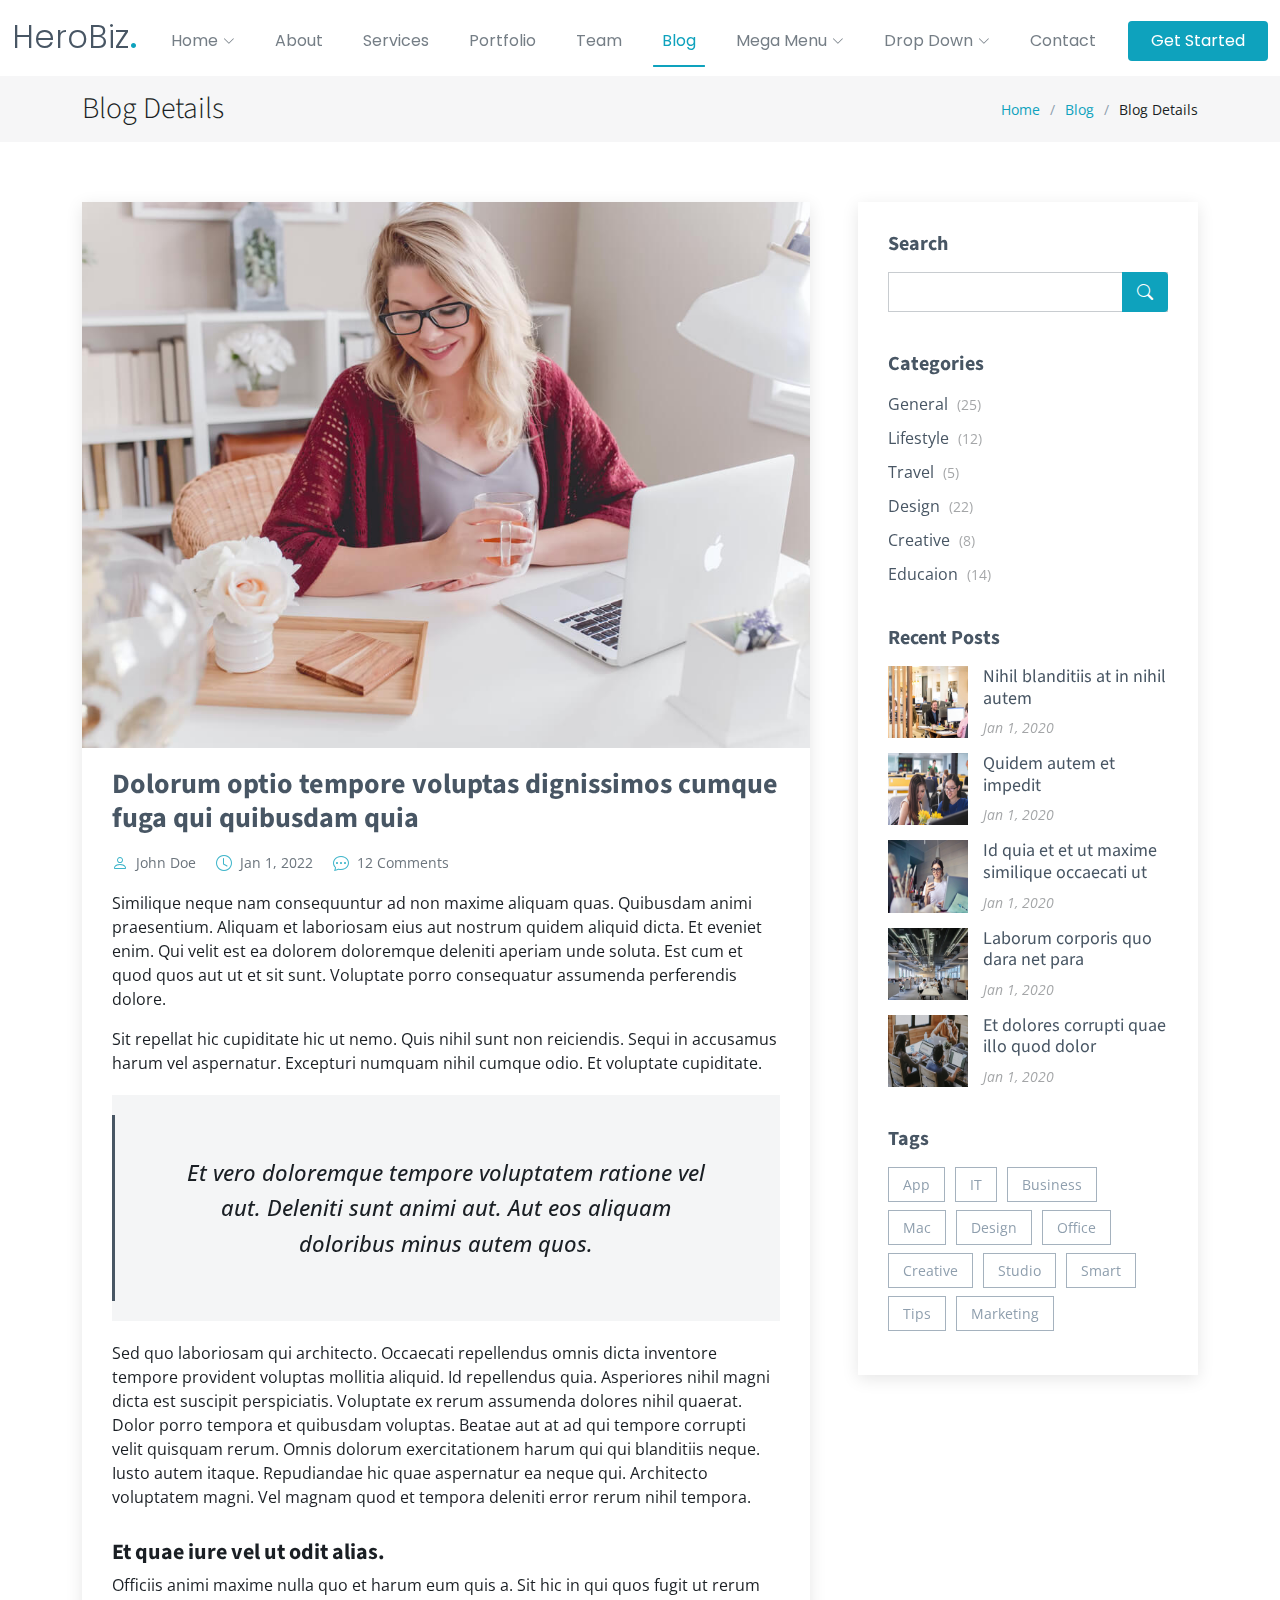
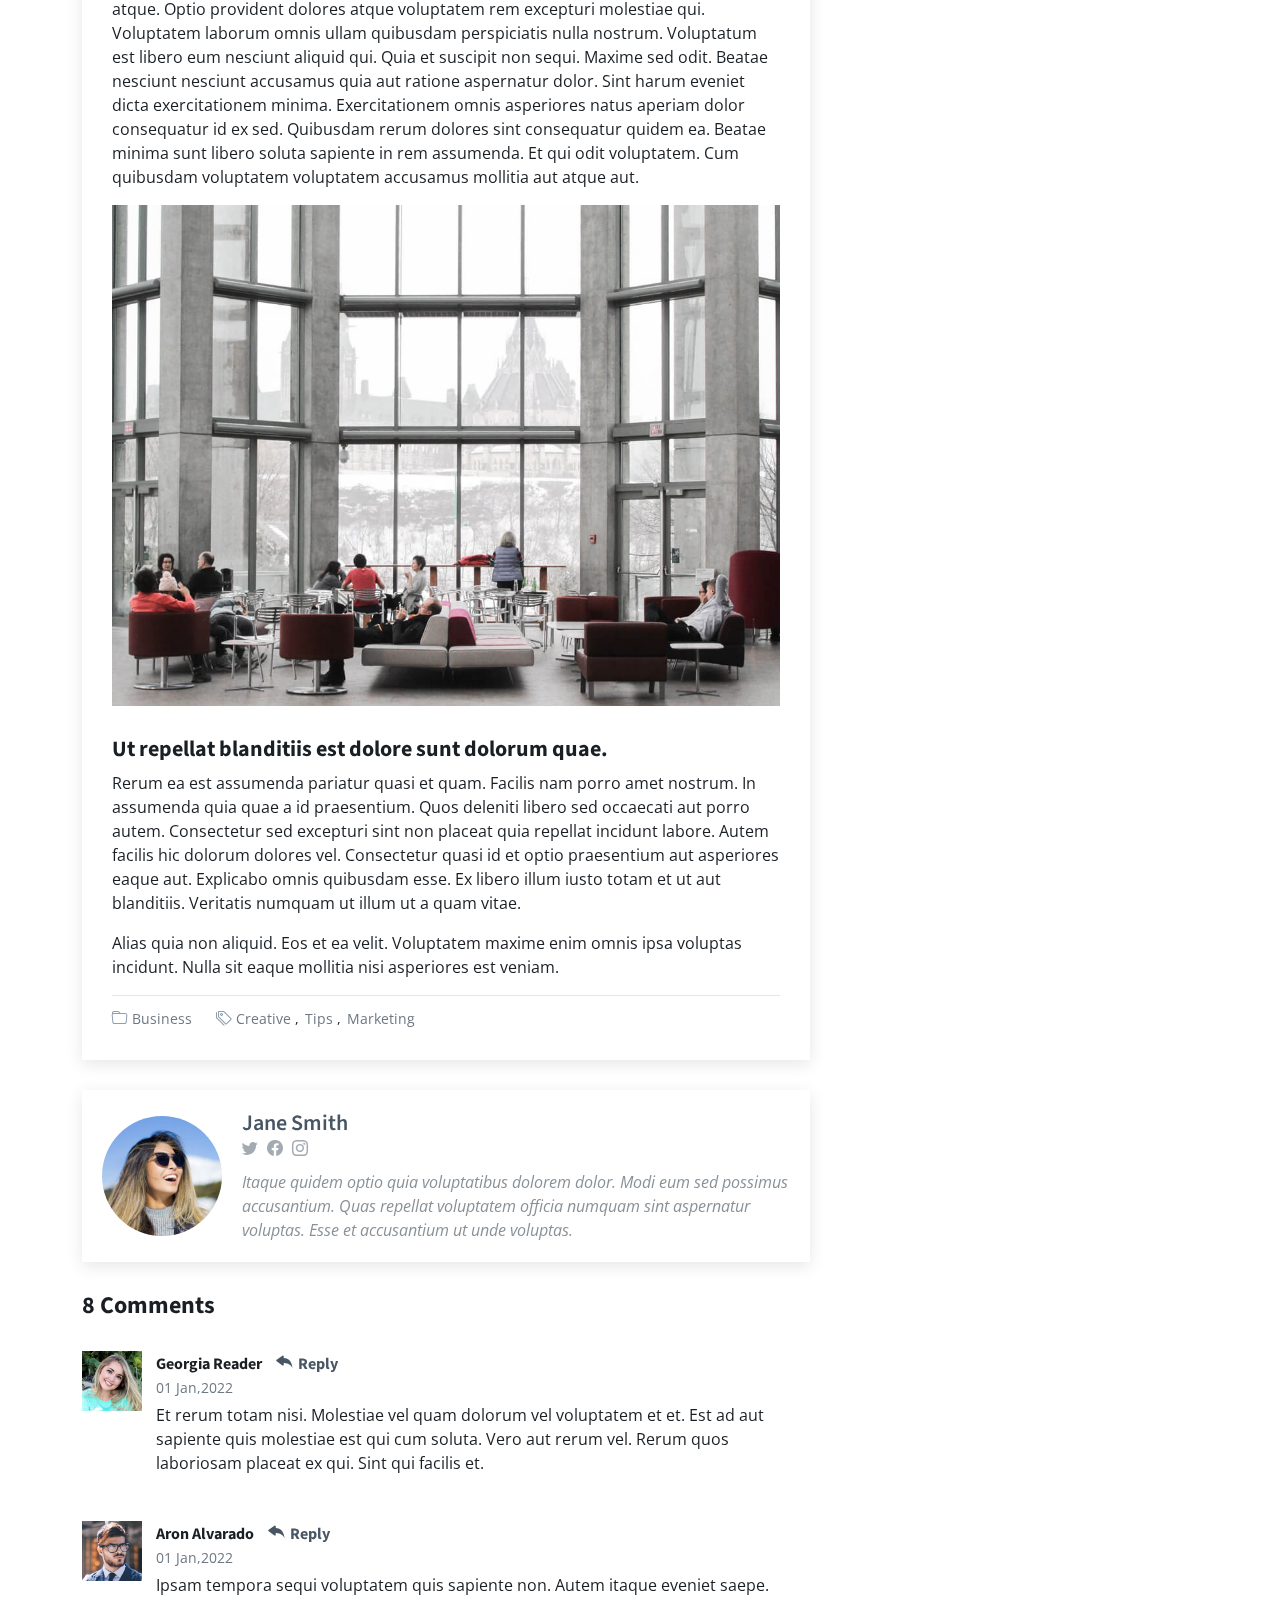
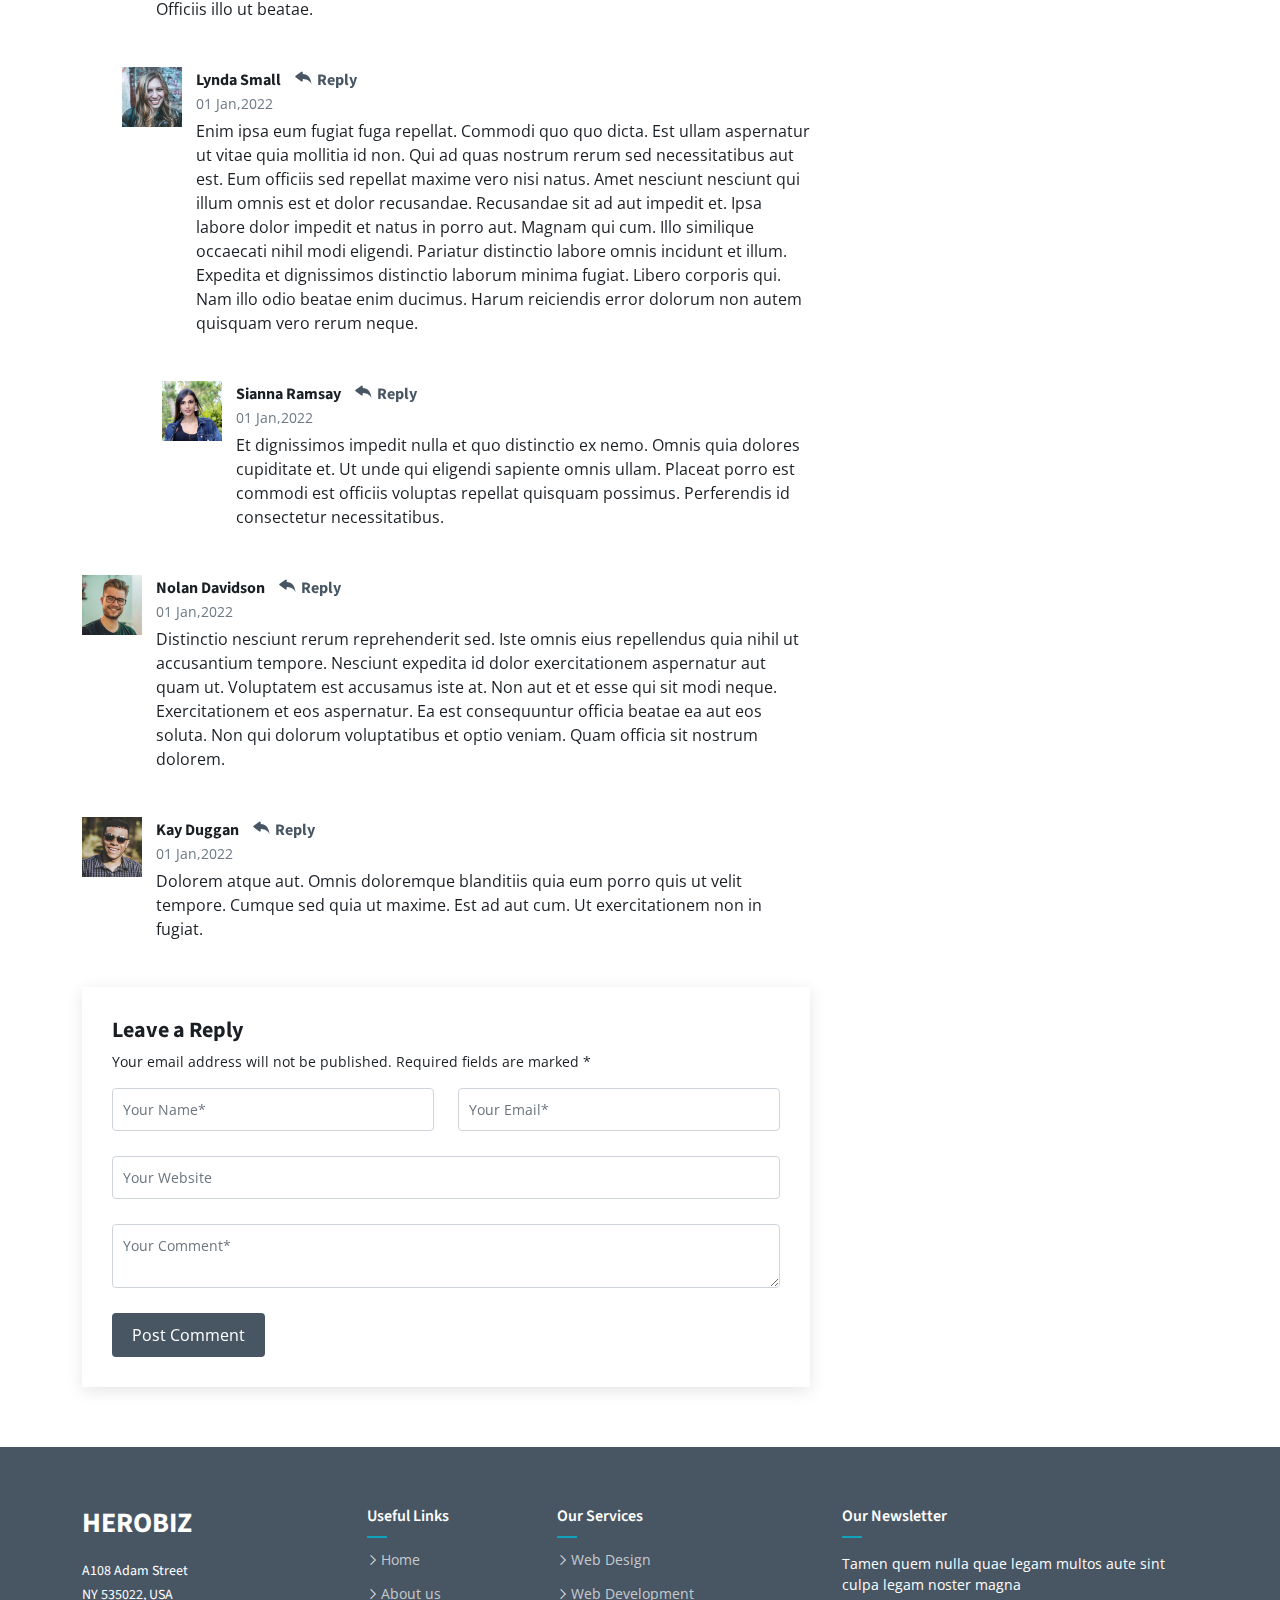
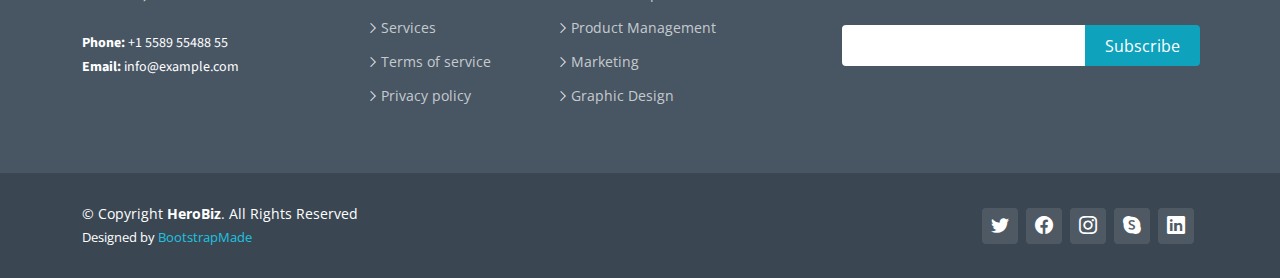
<file: blog-details.html>
<!DOCTYPE html>
<html lang="en">

<head>
  <meta charset="utf-8">
  <meta content="width=device-width, initial-scale=1.0" name="viewport">

  <title>Blog Details - HeroBiz Bootstrap Template</title>
  <meta content="" name="description">
  <meta content="" name="keywords">

  <!-- Favicons -->
  <link href="assets/img/favicon.png" rel="icon">
  <link href="assets/img/apple-touch-icon.png" rel="apple-touch-icon">

  <!-- Google Fonts -->
  <link rel="preconnect" href="https://fonts.googleapis.com">
  <link rel="preconnect" href="https://fonts.gstatic.com" crossorigin>
  <link href="https://fonts.googleapis.com/css2?family=Open+Sans:ital,wght@0,300;0,400;0,500;0,600;0,700;1,300;1,400;1,500;1,600;1,700&family=Poppins:ital,wght@0,300;0,400;0,500;0,600;0,700;1,300;1,400;1,500;1,600;1,700&family=Source+Sans+Pro:ital,wght@0,300;0,400;0,600;0,700;1,300;1,400;1,600;1,700&display=swap" rel="stylesheet">

  <!-- Vendor CSS Files -->
  <link href="assets/vendor/bootstrap/css/bootstrap.min.css" rel="stylesheet">
  <link href="assets/vendor/bootstrap-icons/bootstrap-icons.css" rel="stylesheet">
  <link href="assets/vendor/aos/aos.css" rel="stylesheet">
  <link href="assets/vendor/glightbox/css/glightbox.min.css" rel="stylesheet">
  <link href="assets/vendor/swiper/swiper-bundle.min.css" rel="stylesheet">

  <!-- Variables CSS Files. Uncomment your preferred color scheme -->
  <link href="assets/css/variables.css" rel="stylesheet">
  <!-- <link href="assets/css/variables-blue.css" rel="stylesheet"> -->
  <!-- <link href="assets/css/variables-green.css" rel="stylesheet"> -->
  <!-- <link href="assets/css/variables-orange.css" rel="stylesheet"> -->
  <!-- <link href="assets/css/variables-purple.css" rel="stylesheet"> -->
  <!-- <link href="assets/css/variables-red.css" rel="stylesheet"> -->
  <!-- <link href="assets/css/variables-pink.css" rel="stylesheet"> -->

  <!-- Template Main CSS File -->
  <link href="assets/css/main.css" rel="stylesheet">

  <!-- =======================================================
  * Template Name: HeroBiz - v2.3.0
  * Template URL: https://bootstrapmade.com/herobiz-bootstrap-business-template/
  * Author: BootstrapMade.com
  * License: https://bootstrapmade.com/license/
  ======================================================== -->
</head>

<body>

  <!-- ======= Header ======= -->
  <header id="header" class="header fixed-top" data-scrollto-offset="0">
    <div class="container-fluid d-flex align-items-center justify-content-between">

      <a href="index.html" class="logo d-flex align-items-center scrollto me-auto me-lg-0">
        <!-- Uncomment the line below if you also wish to use an image logo -->
        <!-- <img src="assets/img/logo.png" alt=""> -->
        <h1>HeroBiz<span>.</span></h1>
      </a>

      <nav id="navbar" class="navbar">
        <ul>

          <li class="dropdown"><a href="#"><span>Home</span> <i class="bi bi-chevron-down dropdown-indicator"></i></a>
            <ul>
              <li><a href="index.html">Home 1 - index.html</a></li>
              <li><a href="index-2.html">Home 2 - index-2.html</a></li>
              <li><a href="index-3.html">Home 3 - index-3.html</a></li>
              <li><a href="index-4.html">Home 4 - index-4.html</a></li>
            </ul>
          </li>

          <li><a class="nav-link scrollto" href="index.html#about">About</a></li>
          <li><a class="nav-link scrollto" href="index.html#services">Services</a></li>
          <li><a class="nav-link scrollto" href="index.html#portfolio">Portfolio</a></li>
          <li><a class="nav-link scrollto" href="index.html#team">Team</a></li>
          <li><a href="blog.html" class="active">Blog</a></li>
          <li class="dropdown megamenu"><a href="#"><span>Mega Menu</span> <i class="bi bi-chevron-down dropdown-indicator"></i></a>
            <ul>
              <li>
                <a href="#">Column 1 link 1</a>
                <a href="#">Column 1 link 2</a>
                <a href="#">Column 1 link 3</a>
              </li>
              <li>
                <a href="#">Column 2 link 1</a>
                <a href="#">Column 2 link 2</a>
                <a href="#">Column 3 link 3</a>
              </li>
              <li>
                <a href="#">Column 3 link 1</a>
                <a href="#">Column 3 link 2</a>
                <a href="#">Column 3 link 3</a>
              </li>
              <li>
                <a href="#">Column 4 link 1</a>
                <a href="#">Column 4 link 2</a>
                <a href="#">Column 4 link 3</a>
              </li>
            </ul>
          </li>
          <li class="dropdown"><a href="#"><span>Drop Down</span> <i class="bi bi-chevron-down dropdown-indicator"></i></a>
            <ul>
              <li><a href="#">Drop Down 1</a></li>
              <li class="dropdown"><a href="#"><span>Deep Drop Down</span> <i class="bi bi-chevron-down dropdown-indicator"></i></a>
                <ul>
                  <li><a href="#">Deep Drop Down 1</a></li>
                  <li><a href="#">Deep Drop Down 2</a></li>
                  <li><a href="#">Deep Drop Down 3</a></li>
                  <li><a href="#">Deep Drop Down 4</a></li>
                  <li><a href="#">Deep Drop Down 5</a></li>
                </ul>
              </li>
              <li><a href="#">Drop Down 2</a></li>
              <li><a href="#">Drop Down 3</a></li>
              <li><a href="#">Drop Down 4</a></li>
            </ul>
          </li>
          <li><a class="nav-link scrollto" href="index.html#contact">Contact</a></li>
        </ul>
        <i class="bi bi-list mobile-nav-toggle d-none"></i>
      </nav><!-- .navbar -->

      <a class="btn-getstarted scrollto" href="index.html#about">Get Started</a>

    </div>
  </header><!-- End Header -->

  <main id="main">

    <!-- ======= Breadcrumbs ======= -->
    <div class="breadcrumbs">
      <div class="container">

        <div class="d-flex justify-content-between align-items-center">
          <h2>Blog Details</h2>
          <ol>
            <li><a href="index.html">Home</a></li>
            <li><a href="blog.html">Blog</a></li>
            <li>Blog Details</li>
          </ol>
        </div>

      </div>
    </div><!-- End Breadcrumbs -->

    <!-- ======= Blog Details Section ======= -->
    <section id="blog" class="blog">
      <div class="container" data-aos="fade-up">

        <div class="row g-5">

          <div class="col-lg-8">

            <article class="blog-details">

              <div class="post-img">
                <img src="assets/img/blog/blog-1.jpg" alt="" class="img-fluid">
              </div>

              <h2 class="title">Dolorum optio tempore voluptas dignissimos cumque fuga qui quibusdam quia</h2>

              <div class="meta-top">
                <ul>
                  <li class="d-flex align-items-center"><i class="bi bi-person"></i> <a href="blog-details.html">John Doe</a></li>
                  <li class="d-flex align-items-center"><i class="bi bi-clock"></i> <a href="blog-details.html"><time datetime="2020-01-01">Jan 1, 2022</time></a></li>
                  <li class="d-flex align-items-center"><i class="bi bi-chat-dots"></i> <a href="blog-details.html">12 Comments</a></li>
                </ul>
              </div><!-- End meta top -->

              <div class="content">
                <p>
                  Similique neque nam consequuntur ad non maxime aliquam quas. Quibusdam animi praesentium. Aliquam et laboriosam eius aut nostrum quidem aliquid dicta.
                  Et eveniet enim. Qui velit est ea dolorem doloremque deleniti aperiam unde soluta. Est cum et quod quos aut ut et sit sunt. Voluptate porro consequatur assumenda perferendis dolore.
                </p>

                <p>
                  Sit repellat hic cupiditate hic ut nemo. Quis nihil sunt non reiciendis. Sequi in accusamus harum vel aspernatur. Excepturi numquam nihil cumque odio. Et voluptate cupiditate.
                </p>

                <blockquote>
                  <p>
                    Et vero doloremque tempore voluptatem ratione vel aut. Deleniti sunt animi aut. Aut eos aliquam doloribus minus autem quos.
                  </p>
                </blockquote>

                <p>
                  Sed quo laboriosam qui architecto. Occaecati repellendus omnis dicta inventore tempore provident voluptas mollitia aliquid. Id repellendus quia. Asperiores nihil magni dicta est suscipit perspiciatis. Voluptate ex rerum assumenda dolores nihil quaerat.
                  Dolor porro tempora et quibusdam voluptas. Beatae aut at ad qui tempore corrupti velit quisquam rerum. Omnis dolorum exercitationem harum qui qui blanditiis neque.
                  Iusto autem itaque. Repudiandae hic quae aspernatur ea neque qui. Architecto voluptatem magni. Vel magnam quod et tempora deleniti error rerum nihil tempora.
                </p>

                <h3>Et quae iure vel ut odit alias.</h3>
                <p>
                  Officiis animi maxime nulla quo et harum eum quis a. Sit hic in qui quos fugit ut rerum atque. Optio provident dolores atque voluptatem rem excepturi molestiae qui. Voluptatem laborum omnis ullam quibusdam perspiciatis nulla nostrum. Voluptatum est libero eum nesciunt aliquid qui.
                  Quia et suscipit non sequi. Maxime sed odit. Beatae nesciunt nesciunt accusamus quia aut ratione aspernatur dolor. Sint harum eveniet dicta exercitationem minima. Exercitationem omnis asperiores natus aperiam dolor consequatur id ex sed. Quibusdam rerum dolores sint consequatur quidem ea.
                  Beatae minima sunt libero soluta sapiente in rem assumenda. Et qui odit voluptatem. Cum quibusdam voluptatem voluptatem accusamus mollitia aut atque aut.
                </p>
                <img src="assets/img/blog/blog-inside-post.jpg" class="img-fluid" alt="">

                <h3>Ut repellat blanditiis est dolore sunt dolorum quae.</h3>
                <p>
                  Rerum ea est assumenda pariatur quasi et quam. Facilis nam porro amet nostrum. In assumenda quia quae a id praesentium. Quos deleniti libero sed occaecati aut porro autem. Consectetur sed excepturi sint non placeat quia repellat incidunt labore. Autem facilis hic dolorum dolores vel.
                  Consectetur quasi id et optio praesentium aut asperiores eaque aut. Explicabo omnis quibusdam esse. Ex libero illum iusto totam et ut aut blanditiis. Veritatis numquam ut illum ut a quam vitae.
                </p>
                <p>
                  Alias quia non aliquid. Eos et ea velit. Voluptatem maxime enim omnis ipsa voluptas incidunt. Nulla sit eaque mollitia nisi asperiores est veniam.
                </p>

              </div><!-- End post content -->

              <div class="meta-bottom">
                <i class="bi bi-folder"></i>
                <ul class="cats">
                  <li><a href="#">Business</a></li>
                </ul>

                <i class="bi bi-tags"></i>
                <ul class="tags">
                  <li><a href="#">Creative</a></li>
                  <li><a href="#">Tips</a></li>
                  <li><a href="#">Marketing</a></li>
                </ul>
              </div><!-- End meta bottom -->

            </article><!-- End blog post -->

            <div class="post-author d-flex align-items-center">
              <img src="assets/img/blog/blog-author.jpg" class="rounded-circle flex-shrink-0" alt="">
              <div>
                <h4>Jane Smith</h4>
                <div class="social-links">
                  <a href="https://twitters.com/#"><i class="bi bi-twitter"></i></a>
                  <a href="https://facebook.com/#"><i class="bi bi-facebook"></i></a>
                  <a href="https://instagram.com/#"><i class="biu bi-instagram"></i></a>
                </div>
                <p>
                  Itaque quidem optio quia voluptatibus dolorem dolor. Modi eum sed possimus accusantium. Quas repellat voluptatem officia numquam sint aspernatur voluptas. Esse et accusantium ut unde voluptas.
                </p>
              </div>
            </div><!-- End post author -->

            <div class="comments">

              <h4 class="comments-count">8 Comments</h4>

              <div id="comment-1" class="comment">
                <div class="d-flex">
                  <div class="comment-img"><img src="assets/img/blog/comments-1.jpg" alt=""></div>
                  <div>
                    <h5><a href="">Georgia Reader</a> <a href="#" class="reply"><i class="bi bi-reply-fill"></i> Reply</a></h5>
                    <time datetime="2020-01-01">01 Jan,2022</time>
                    <p>
                      Et rerum totam nisi. Molestiae vel quam dolorum vel voluptatem et et. Est ad aut sapiente quis molestiae est qui cum soluta.
                      Vero aut rerum vel. Rerum quos laboriosam placeat ex qui. Sint qui facilis et.
                    </p>
                  </div>
                </div>
              </div><!-- End comment #1 -->

              <div id="comment-2" class="comment">
                <div class="d-flex">
                  <div class="comment-img"><img src="assets/img/blog/comments-2.jpg" alt=""></div>
                  <div>
                    <h5><a href="">Aron Alvarado</a> <a href="#" class="reply"><i class="bi bi-reply-fill"></i> Reply</a></h5>
                    <time datetime="2020-01-01">01 Jan,2022</time>
                    <p>
                      Ipsam tempora sequi voluptatem quis sapiente non. Autem itaque eveniet saepe. Officiis illo ut beatae.
                    </p>
                  </div>
                </div>

                <div id="comment-reply-1" class="comment comment-reply">
                  <div class="d-flex">
                    <div class="comment-img"><img src="assets/img/blog/comments-3.jpg" alt=""></div>
                    <div>
                      <h5><a href="">Lynda Small</a> <a href="#" class="reply"><i class="bi bi-reply-fill"></i> Reply</a></h5>
                      <time datetime="2020-01-01">01 Jan,2022</time>
                      <p>
                        Enim ipsa eum fugiat fuga repellat. Commodi quo quo dicta. Est ullam aspernatur ut vitae quia mollitia id non. Qui ad quas nostrum rerum sed necessitatibus aut est. Eum officiis sed repellat maxime vero nisi natus. Amet nesciunt nesciunt qui illum omnis est et dolor recusandae.

                        Recusandae sit ad aut impedit et. Ipsa labore dolor impedit et natus in porro aut. Magnam qui cum. Illo similique occaecati nihil modi eligendi. Pariatur distinctio labore omnis incidunt et illum. Expedita et dignissimos distinctio laborum minima fugiat.

                        Libero corporis qui. Nam illo odio beatae enim ducimus. Harum reiciendis error dolorum non autem quisquam vero rerum neque.
                      </p>
                    </div>
                  </div>

                  <div id="comment-reply-2" class="comment comment-reply">
                    <div class="d-flex">
                      <div class="comment-img"><img src="assets/img/blog/comments-4.jpg" alt=""></div>
                      <div>
                        <h5><a href="">Sianna Ramsay</a> <a href="#" class="reply"><i class="bi bi-reply-fill"></i> Reply</a></h5>
                        <time datetime="2020-01-01">01 Jan,2022</time>
                        <p>
                          Et dignissimos impedit nulla et quo distinctio ex nemo. Omnis quia dolores cupiditate et. Ut unde qui eligendi sapiente omnis ullam. Placeat porro est commodi est officiis voluptas repellat quisquam possimus. Perferendis id consectetur necessitatibus.
                        </p>
                      </div>
                    </div>

                  </div><!-- End comment reply #2-->

                </div><!-- End comment reply #1-->

              </div><!-- End comment #2-->

              <div id="comment-3" class="comment">
                <div class="d-flex">
                  <div class="comment-img"><img src="assets/img/blog/comments-5.jpg" alt=""></div>
                  <div>
                    <h5><a href="">Nolan Davidson</a> <a href="#" class="reply"><i class="bi bi-reply-fill"></i> Reply</a></h5>
                    <time datetime="2020-01-01">01 Jan,2022</time>
                    <p>
                      Distinctio nesciunt rerum reprehenderit sed. Iste omnis eius repellendus quia nihil ut accusantium tempore. Nesciunt expedita id dolor exercitationem aspernatur aut quam ut. Voluptatem est accusamus iste at.
                      Non aut et et esse qui sit modi neque. Exercitationem et eos aspernatur. Ea est consequuntur officia beatae ea aut eos soluta. Non qui dolorum voluptatibus et optio veniam. Quam officia sit nostrum dolorem.
                    </p>
                  </div>
                </div>

              </div><!-- End comment #3 -->

              <div id="comment-4" class="comment">
                <div class="d-flex">
                  <div class="comment-img"><img src="assets/img/blog/comments-6.jpg" alt=""></div>
                  <div>
                    <h5><a href="">Kay Duggan</a> <a href="#" class="reply"><i class="bi bi-reply-fill"></i> Reply</a></h5>
                    <time datetime="2020-01-01">01 Jan,2022</time>
                    <p>
                      Dolorem atque aut. Omnis doloremque blanditiis quia eum porro quis ut velit tempore. Cumque sed quia ut maxime. Est ad aut cum. Ut exercitationem non in fugiat.
                    </p>
                  </div>
                </div>

              </div><!-- End comment #4 -->

              <div class="reply-form">

                <h4>Leave a Reply</h4>
                <p>Your email address will not be published. Required fields are marked * </p>
                <form action="">
                  <div class="row">
                    <div class="col-md-6 form-group">
                      <input name="name" type="text" class="form-control" placeholder="Your Name*">
                    </div>
                    <div class="col-md-6 form-group">
                      <input name="email" type="text" class="form-control" placeholder="Your Email*">
                    </div>
                  </div>
                  <div class="row">
                    <div class="col form-group">
                      <input name="website" type="text" class="form-control" placeholder="Your Website">
                    </div>
                  </div>
                  <div class="row">
                    <div class="col form-group">
                      <textarea name="comment" class="form-control" placeholder="Your Comment*"></textarea>
                    </div>
                  </div>
                  <button type="submit" class="btn btn-primary">Post Comment</button>

                </form>

              </div>

            </div><!-- End blog comments -->

          </div>

          <div class="col-lg-4">

            <div class="sidebar">

              <div class="sidebar-item search-form">
                <h3 class="sidebar-title">Search</h3>
                <form action="" class="mt-3">
                  <input type="text">
                  <button type="submit"><i class="bi bi-search"></i></button>
                </form>
              </div><!-- End sidebar search formn-->

              <div class="sidebar-item categories">
                <h3 class="sidebar-title">Categories</h3>
                <ul class="mt-3">
                  <li><a href="#">General <span>(25)</span></a></li>
                  <li><a href="#">Lifestyle <span>(12)</span></a></li>
                  <li><a href="#">Travel <span>(5)</span></a></li>
                  <li><a href="#">Design <span>(22)</span></a></li>
                  <li><a href="#">Creative <span>(8)</span></a></li>
                  <li><a href="#">Educaion <span>(14)</span></a></li>
                </ul>
              </div><!-- End sidebar categories-->

              <div class="sidebar-item recent-posts">
                <h3 class="sidebar-title">Recent Posts</h3>

                <div class="mt-3">

                  <div class="post-item mt-3">
                    <img src="assets/img/blog/blog-recent-1.jpg" alt="" class="flex-shrink-0">
                    <div>
                      <h4><a href="blog-post.html">Nihil blanditiis at in nihil autem</a></h4>
                      <time datetime="2020-01-01">Jan 1, 2020</time>
                    </div>
                  </div><!-- End recent post item-->

                  <div class="post-item">
                    <img src="assets/img/blog/blog-recent-2.jpg" alt="" class="flex-shrink-0">
                    <div>
                      <h4><a href="blog-post.html">Quidem autem et impedit</a></h4>
                      <time datetime="2020-01-01">Jan 1, 2020</time>
                    </div>
                  </div><!-- End recent post item-->

                  <div class="post-item">
                    <img src="assets/img/blog/blog-recent-3.jpg" alt="" class="flex-shrink-0">
                    <div>
                      <h4><a href="blog-post.html">Id quia et et ut maxime similique occaecati ut</a></h4>
                      <time datetime="2020-01-01">Jan 1, 2020</time>
                    </div>
                  </div><!-- End recent post item-->

                  <div class="post-item">
                    <img src="assets/img/blog/blog-recent-4.jpg" alt="" class="flex-shrink-0">
                    <div>
                      <h4><a href="blog-post.html">Laborum corporis quo dara net para</a></h4>
                      <time datetime="2020-01-01">Jan 1, 2020</time>
                    </div>
                  </div><!-- End recent post item-->

                  <div class="post-item">
                    <img src="assets/img/blog/blog-recent-5.jpg" alt="" class="flex-shrink-0">
                    <div>
                      <h4><a href="blog-post.html">Et dolores corrupti quae illo quod dolor</a></h4>
                      <time datetime="2020-01-01">Jan 1, 2020</time>
                    </div>
                  </div><!-- End recent post item-->

                </div>

              </div><!-- End sidebar recent posts-->

              <div class="sidebar-item tags">
                <h3 class="sidebar-title">Tags</h3>
                <ul class="mt-3">
                  <li><a href="#">App</a></li>
                  <li><a href="#">IT</a></li>
                  <li><a href="#">Business</a></li>
                  <li><a href="#">Mac</a></li>
                  <li><a href="#">Design</a></li>
                  <li><a href="#">Office</a></li>
                  <li><a href="#">Creative</a></li>
                  <li><a href="#">Studio</a></li>
                  <li><a href="#">Smart</a></li>
                  <li><a href="#">Tips</a></li>
                  <li><a href="#">Marketing</a></li>
                </ul>
              </div><!-- End sidebar tags-->

            </div><!-- End Blog Sidebar -->

          </div>
        </div>

      </div>
    </section><!-- End Blog Details Section -->

  </main><!-- End #main -->

  <!-- ======= Footer ======= -->
  <footer id="footer" class="footer">

    <div class="footer-content">
      <div class="container">
        <div class="row">

          <div class="col-lg-3 col-md-6">
            <div class="footer-info">
              <h3>HeroBiz</h3>
              <p>
                A108 Adam Street <br>
                NY 535022, USA<br><br>
                <strong>Phone:</strong> +1 5589 55488 55<br>
                <strong>Email:</strong> info@example.com<br>
              </p>
            </div>
          </div>

          <div class="col-lg-2 col-md-6 footer-links">
            <h4>Useful Links</h4>
            <ul>
              <li><i class="bi bi-chevron-right"></i> <a href="#">Home</a></li>
              <li><i class="bi bi-chevron-right"></i> <a href="#">About us</a></li>
              <li><i class="bi bi-chevron-right"></i> <a href="#">Services</a></li>
              <li><i class="bi bi-chevron-right"></i> <a href="#">Terms of service</a></li>
              <li><i class="bi bi-chevron-right"></i> <a href="#">Privacy policy</a></li>
            </ul>
          </div>

          <div class="col-lg-3 col-md-6 footer-links">
            <h4>Our Services</h4>
            <ul>
              <li><i class="bi bi-chevron-right"></i> <a href="#">Web Design</a></li>
              <li><i class="bi bi-chevron-right"></i> <a href="#">Web Development</a></li>
              <li><i class="bi bi-chevron-right"></i> <a href="#">Product Management</a></li>
              <li><i class="bi bi-chevron-right"></i> <a href="#">Marketing</a></li>
              <li><i class="bi bi-chevron-right"></i> <a href="#">Graphic Design</a></li>
            </ul>
          </div>

          <div class="col-lg-4 col-md-6 footer-newsletter">
            <h4>Our Newsletter</h4>
            <p>Tamen quem nulla quae legam multos aute sint culpa legam noster magna</p>
            <form action="" method="post">
              <input type="email" name="email"><input type="submit" value="Subscribe">
            </form>

          </div>

        </div>
      </div>
    </div>

    <div class="footer-legal text-center">
      <div class="container d-flex flex-column flex-lg-row justify-content-center justify-content-lg-between align-items-center">

        <div class="d-flex flex-column align-items-center align-items-lg-start">
          <div class="copyright">
            &copy; Copyright <strong><span>HeroBiz</span></strong>. All Rights Reserved
          </div>
          <div class="credits">
            <!-- All the links in the footer should remain intact. -->
            <!-- You can delete the links only if you purchased the pro version. -->
            <!-- Licensing information: https://bootstrapmade.com/license/ -->
            <!-- Purchase the pro version with working PHP/AJAX contact form: https://bootstrapmade.com/herobiz-bootstrap-business-template/ -->
            Designed by <a href="https://bootstrapmade.com/">BootstrapMade</a>
          </div>
        </div>

        <div class="social-links order-first order-lg-last mb-3 mb-lg-0">
          <a href="#" class="twitter"><i class="bi bi-twitter"></i></a>
          <a href="#" class="facebook"><i class="bi bi-facebook"></i></a>
          <a href="#" class="instagram"><i class="bi bi-instagram"></i></a>
          <a href="#" class="google-plus"><i class="bi bi-skype"></i></a>
          <a href="#" class="linkedin"><i class="bi bi-linkedin"></i></a>
        </div>

      </div>
    </div>

  </footer><!-- End Footer -->

  <a href="#" class="scroll-top d-flex align-items-center justify-content-center"><i class="bi bi-arrow-up-short"></i></a>

  <div id="preloader"></div>

  <!-- Vendor JS Files -->
  <script src="assets/vendor/bootstrap/js/bootstrap.bundle.min.js"></script>
  <script src="assets/vendor/aos/aos.js"></script>
  <script src="assets/vendor/glightbox/js/glightbox.min.js"></script>
  <script src="assets/vendor/isotope-layout/isotope.pkgd.min.js"></script>
  <script src="assets/vendor/swiper/swiper-bundle.min.js"></script>
  <script src="assets/vendor/php-email-form/validate.js"></script>

  <!-- Template Main JS File -->
  <script src="assets/js/main.js"></script>

</body>

</html>
</file>
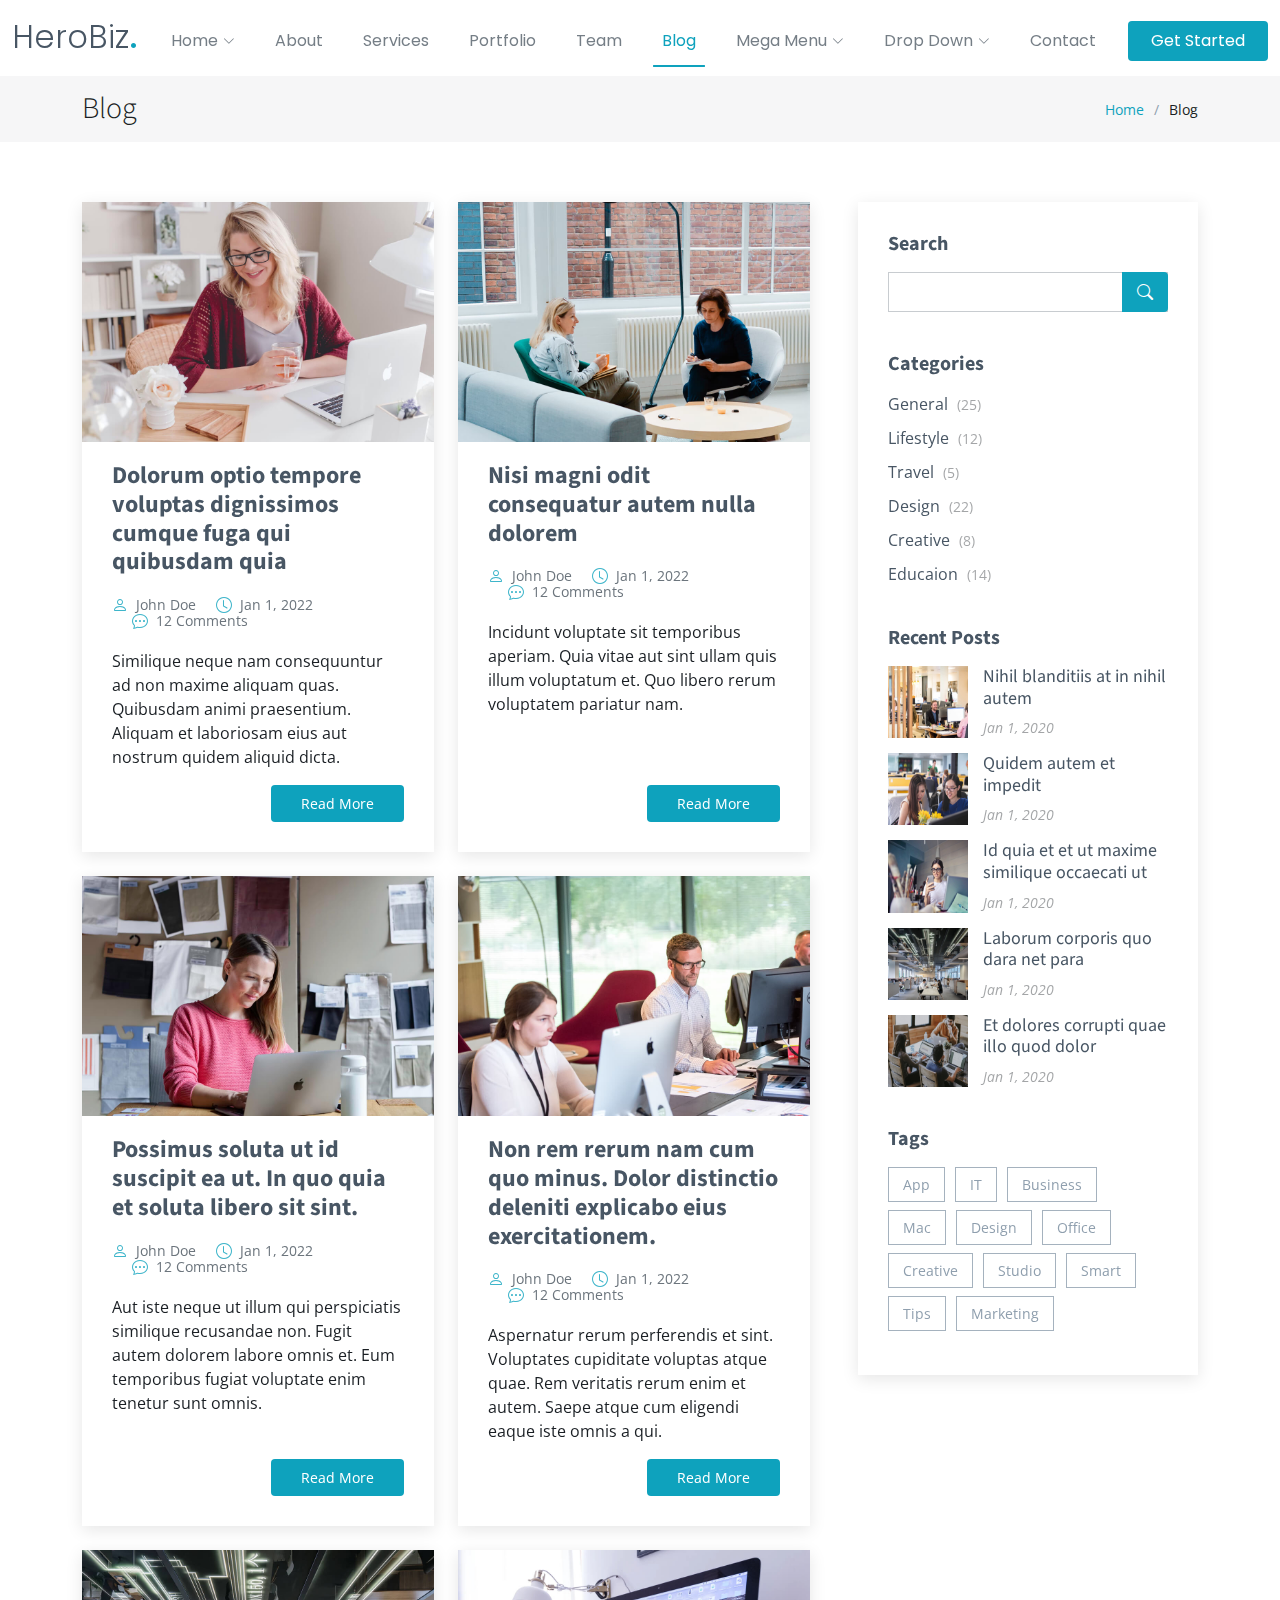
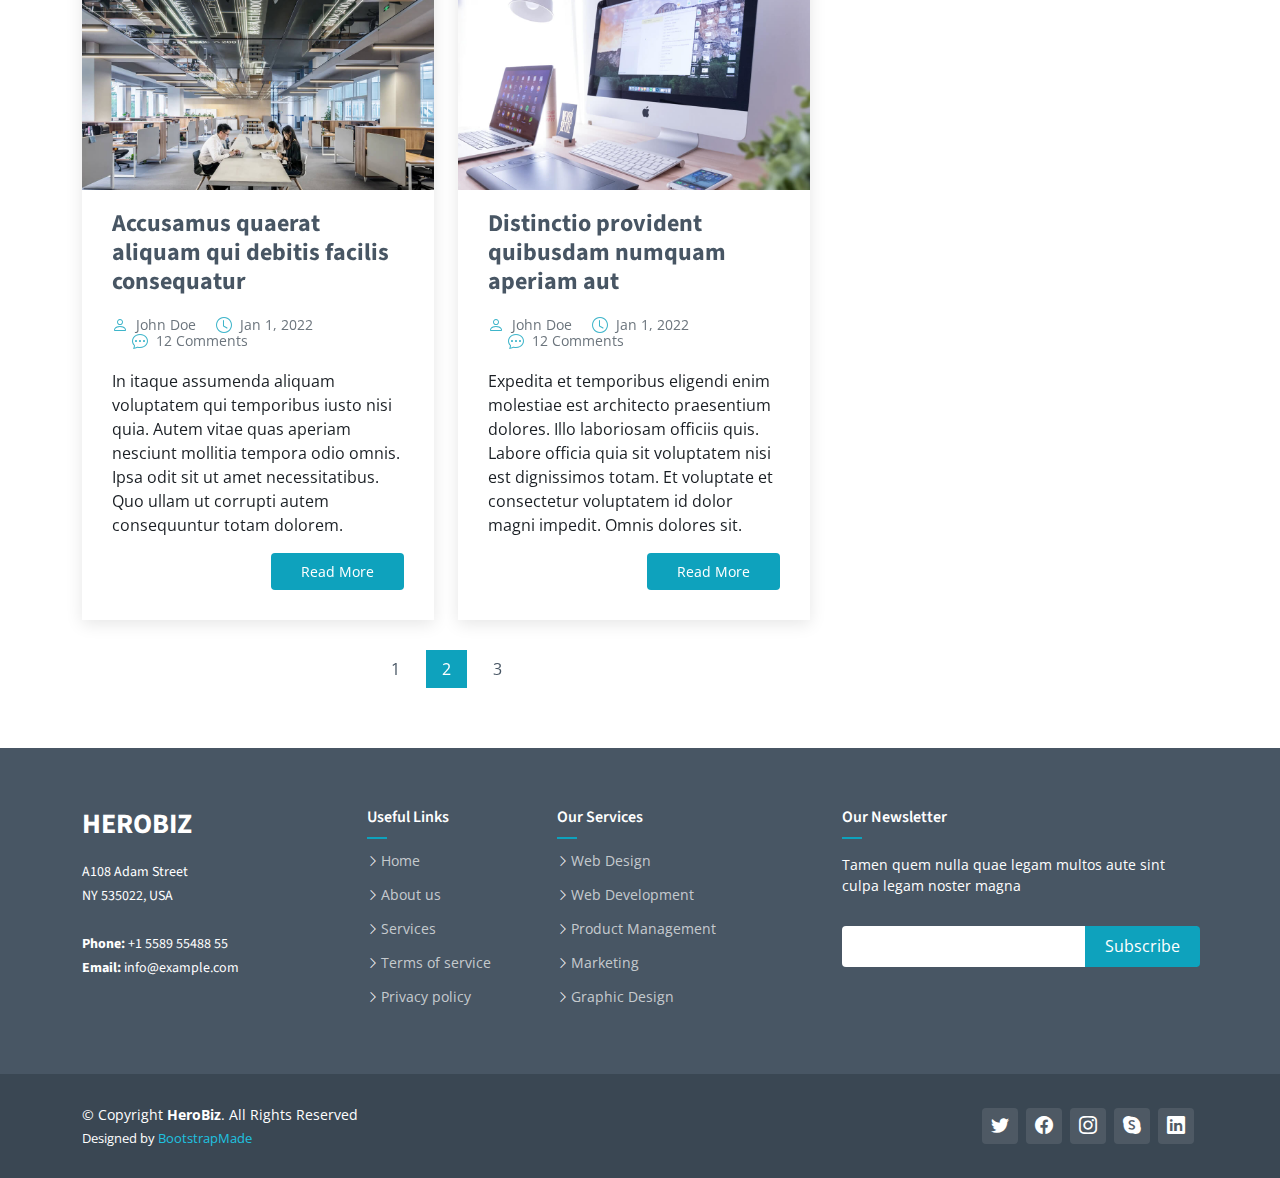
<file: blog.html>
<!DOCTYPE html>
<html lang="en">

<head>
  <meta charset="utf-8">
  <meta content="width=device-width, initial-scale=1.0" name="viewport">

  <title>Blog - HeroBiz Bootstrap Template</title>
  <meta content="" name="description">
  <meta content="" name="keywords">

  <!-- Favicons -->
  <link href="assets/img/favicon.png" rel="icon">
  <link href="assets/img/apple-touch-icon.png" rel="apple-touch-icon">

  <!-- Google Fonts -->
  <link rel="preconnect" href="https://fonts.googleapis.com">
  <link rel="preconnect" href="https://fonts.gstatic.com" crossorigin>
  <link href="https://fonts.googleapis.com/css2?family=Open+Sans:ital,wght@0,300;0,400;0,500;0,600;0,700;1,300;1,400;1,500;1,600;1,700&family=Poppins:ital,wght@0,300;0,400;0,500;0,600;0,700;1,300;1,400;1,500;1,600;1,700&family=Source+Sans+Pro:ital,wght@0,300;0,400;0,600;0,700;1,300;1,400;1,600;1,700&display=swap" rel="stylesheet">

  <!-- Vendor CSS Files -->
  <link href="assets/vendor/bootstrap/css/bootstrap.min.css" rel="stylesheet">
  <link href="assets/vendor/bootstrap-icons/bootstrap-icons.css" rel="stylesheet">
  <link href="assets/vendor/aos/aos.css" rel="stylesheet">
  <link href="assets/vendor/glightbox/css/glightbox.min.css" rel="stylesheet">
  <link href="assets/vendor/swiper/swiper-bundle.min.css" rel="stylesheet">

  <!-- Variables CSS Files. Uncomment your preferred color scheme -->
  <link href="assets/css/variables.css" rel="stylesheet">
  <!-- <link href="assets/css/variables-blue.css" rel="stylesheet"> -->
  <!-- <link href="assets/css/variables-green.css" rel="stylesheet"> -->
  <!-- <link href="assets/css/variables-orange.css" rel="stylesheet"> -->
  <!-- <link href="assets/css/variables-purple.css" rel="stylesheet"> -->
  <!-- <link href="assets/css/variables-red.css" rel="stylesheet"> -->
  <!-- <link href="assets/css/variables-pink.css" rel="stylesheet"> -->

  <!-- Template Main CSS File -->
  <link href="assets/css/main.css" rel="stylesheet">

  <!-- =======================================================
  * Template Name: HeroBiz - v2.3.0
  * Template URL: https://bootstrapmade.com/herobiz-bootstrap-business-template/
  * Author: BootstrapMade.com
  * License: https://bootstrapmade.com/license/
  ======================================================== -->
</head>

<body>

  <!-- ======= Header ======= -->
  <header id="header" class="header fixed-top" data-scrollto-offset="0">
    <div class="container-fluid d-flex align-items-center justify-content-between">

      <a href="index.html" class="logo d-flex align-items-center scrollto me-auto me-lg-0">
        <!-- Uncomment the line below if you also wish to use an image logo -->
        <!-- <img src="assets/img/logo.png" alt=""> -->
        <h1>HeroBiz<span>.</span></h1>
      </a>

      <nav id="navbar" class="navbar">
        <ul>

          <li class="dropdown"><a href="#"><span>Home</span> <i class="bi bi-chevron-down dropdown-indicator"></i></a>
            <ul>
              <li><a href="index.html">Home 1 - index.html</a></li>
              <li><a href="index-2.html">Home 2 - index-2.html</a></li>
              <li><a href="index-3.html">Home 3 - index-3.html</a></li>
              <li><a href="index-4.html">Home 4 - index-4.html</a></li>
            </ul>
          </li>

          <li><a class="nav-link scrollto" href="index.html#about">About</a></li>
          <li><a class="nav-link scrollto" href="index.html#services">Services</a></li>
          <li><a class="nav-link scrollto" href="index.html#portfolio">Portfolio</a></li>
          <li><a class="nav-link scrollto" href="index.html#team">Team</a></li>
          <li><a href="blog.html" class="active">Blog</a></li>
          <li class="dropdown megamenu"><a href="#"><span>Mega Menu</span> <i class="bi bi-chevron-down dropdown-indicator"></i></a>
            <ul>
              <li>
                <a href="#">Column 1 link 1</a>
                <a href="#">Column 1 link 2</a>
                <a href="#">Column 1 link 3</a>
              </li>
              <li>
                <a href="#">Column 2 link 1</a>
                <a href="#">Column 2 link 2</a>
                <a href="#">Column 3 link 3</a>
              </li>
              <li>
                <a href="#">Column 3 link 1</a>
                <a href="#">Column 3 link 2</a>
                <a href="#">Column 3 link 3</a>
              </li>
              <li>
                <a href="#">Column 4 link 1</a>
                <a href="#">Column 4 link 2</a>
                <a href="#">Column 4 link 3</a>
              </li>
            </ul>
          </li>
          <li class="dropdown"><a href="#"><span>Drop Down</span> <i class="bi bi-chevron-down dropdown-indicator"></i></a>
            <ul>
              <li><a href="#">Drop Down 1</a></li>
              <li class="dropdown"><a href="#"><span>Deep Drop Down</span> <i class="bi bi-chevron-down dropdown-indicator"></i></a>
                <ul>
                  <li><a href="#">Deep Drop Down 1</a></li>
                  <li><a href="#">Deep Drop Down 2</a></li>
                  <li><a href="#">Deep Drop Down 3</a></li>
                  <li><a href="#">Deep Drop Down 4</a></li>
                  <li><a href="#">Deep Drop Down 5</a></li>
                </ul>
              </li>
              <li><a href="#">Drop Down 2</a></li>
              <li><a href="#">Drop Down 3</a></li>
              <li><a href="#">Drop Down 4</a></li>
            </ul>
          </li>
          <li><a class="nav-link scrollto" href="index.html#contact">Contact</a></li>
        </ul>
        <i class="bi bi-list mobile-nav-toggle d-none"></i>
      </nav><!-- .navbar -->

      <a class="btn-getstarted scrollto" href="index.html#about">Get Started</a>

    </div>
  </header><!-- End Header -->

  <main id="main">

    <!-- ======= Breadcrumbs ======= -->
    <div class="breadcrumbs">
      <div class="container">

        <div class="d-flex justify-content-between align-items-center">
          <h2>Blog</h2>
          <ol>
            <li><a href="index.html">Home</a></li>
            <li>Blog</li>
          </ol>
        </div>

      </div>
    </div><!-- End Breadcrumbs -->

    <!-- ======= Blog Section ======= -->
    <section id="blog" class="blog">
      <div class="container" data-aos="fade-up">

        <div class="row g-5">

          <div class="col-lg-8">

            <div class="row gy-4 posts-list">

              <div class="col-lg-6">
                <article class="d-flex flex-column">

                  <div class="post-img">
                    <img src="assets/img/blog/blog-1.jpg" alt="" class="img-fluid">
                  </div>

                  <h2 class="title">
                    <a href="blog-details.html">Dolorum optio tempore voluptas dignissimos cumque fuga qui quibusdam quia</a>
                  </h2>

                  <div class="meta-top">
                    <ul>
                      <li class="d-flex align-items-center"><i class="bi bi-person"></i> <a href="blog-details.html">John Doe</a></li>
                      <li class="d-flex align-items-center"><i class="bi bi-clock"></i> <a href="blog-details.html"><time datetime="2022-01-01">Jan 1, 2022</time></a></li>
                      <li class="d-flex align-items-center"><i class="bi bi-chat-dots"></i> <a href="blog-details.html">12 Comments</a></li>
                    </ul>
                  </div>

                  <div class="content">
                    <p>
                      Similique neque nam consequuntur ad non maxime aliquam quas. Quibusdam animi praesentium. Aliquam et laboriosam eius aut nostrum quidem aliquid dicta.
                    </p>
                  </div>

                  <div class="read-more mt-auto align-self-end">
                    <a href="blog-details.html">Read More</a>
                  </div>

                </article>
              </div><!-- End post list item -->

              <div class="col-lg-6">
                <article class="d-flex flex-column">

                  <div class="post-img">
                    <img src="assets/img/blog/blog-2.jpg" alt="" class="img-fluid">
                  </div>

                  <h2 class="title">
                    <a href="blog-details.html">Nisi magni odit consequatur autem nulla dolorem</a>
                  </h2>

                  <div class="meta-top">
                    <ul>
                      <li class="d-flex align-items-center"><i class="bi bi-person"></i> <a href="blog-details.html">John Doe</a></li>
                      <li class="d-flex align-items-center"><i class="bi bi-clock"></i> <a href="blog-details.html"><time datetime="2022-01-01">Jan 1, 2022</time></a></li>
                      <li class="d-flex align-items-center"><i class="bi bi-chat-dots"></i> <a href="blog-details.html">12 Comments</a></li>
                    </ul>
                  </div>

                  <div class="content">
                    <p>
                      Incidunt voluptate sit temporibus aperiam. Quia vitae aut sint ullam quis illum voluptatum et. Quo libero rerum voluptatem pariatur nam.
                    </p>
                  </div>

                  <div class="read-more mt-auto align-self-end">
                    <a href="blog-details.html">Read More</a>
                  </div>

                </article>
              </div><!-- End post list item -->

              <div class="col-lg-6">
                <article class="d-flex flex-column">

                  <div class="post-img">
                    <img src="assets/img/blog/blog-3.jpg" alt="" class="img-fluid">
                  </div>

                  <h2 class="title">
                    <a href="blog-details.html">Possimus soluta ut id suscipit ea ut. In quo quia et soluta libero sit sint.</a>
                  </h2>

                  <div class="meta-top">
                    <ul>
                      <li class="d-flex align-items-center"><i class="bi bi-person"></i> <a href="blog-details.html">John Doe</a></li>
                      <li class="d-flex align-items-center"><i class="bi bi-clock"></i> <a href="blog-details.html"><time datetime="2022-01-01">Jan 1, 2022</time></a></li>
                      <li class="d-flex align-items-center"><i class="bi bi-chat-dots"></i> <a href="blog-details.html">12 Comments</a></li>
                    </ul>
                  </div>

                  <div class="content">
                    <p>
                      Aut iste neque ut illum qui perspiciatis similique recusandae non. Fugit autem dolorem labore omnis et. Eum temporibus fugiat voluptate enim tenetur sunt omnis.
                    </p>
                  </div>

                  <div class="read-more mt-auto align-self-end">
                    <a href="blog-details.html">Read More</a>
                  </div>

                </article>
              </div><!-- End post list item -->

              <div class="col-lg-6">
                <article class="d-flex flex-column">

                  <div class="post-img">
                    <img src="assets/img/blog/blog-4.jpg" alt="" class="img-fluid">
                  </div>

                  <h2 class="title">
                    <a href="blog-details.html">Non rem rerum nam cum quo minus. Dolor distinctio deleniti explicabo eius exercitationem.</a>
                  </h2>

                  <div class="meta-top">
                    <ul>
                      <li class="d-flex align-items-center"><i class="bi bi-person"></i> <a href="blog-details.html">John Doe</a></li>
                      <li class="d-flex align-items-center"><i class="bi bi-clock"></i> <a href="blog-details.html"><time datetime="2022-01-01">Jan 1, 2022</time></a></li>
                      <li class="d-flex align-items-center"><i class="bi bi-chat-dots"></i> <a href="blog-details.html">12 Comments</a></li>
                    </ul>
                  </div>

                  <div class="content">
                    <p>
                      Aspernatur rerum perferendis et sint. Voluptates cupiditate voluptas atque quae. Rem veritatis rerum enim et autem. Saepe atque cum eligendi eaque iste omnis a qui.
                    </p>
                  </div>

                  <div class="read-more mt-auto align-self-end">
                    <a href="blog-details.html">Read More</a>
                  </div>

                </article>
              </div><!-- End post list item -->

              <div class="col-lg-6">
                <article class="d-flex flex-column">

                  <div class="post-img">
                    <img src="assets/img/blog/blog-5.jpg" alt="" class="img-fluid">
                  </div>

                  <h2 class="title">
                    <a href="blog-details.html">Accusamus quaerat aliquam qui debitis facilis consequatur</a>
                  </h2>

                  <div class="meta-top">
                    <ul>
                      <li class="d-flex align-items-center"><i class="bi bi-person"></i> <a href="blog-details.html">John Doe</a></li>
                      <li class="d-flex align-items-center"><i class="bi bi-clock"></i> <a href="blog-details.html"><time datetime="2022-01-01">Jan 1, 2022</time></a></li>
                      <li class="d-flex align-items-center"><i class="bi bi-chat-dots"></i> <a href="blog-details.html">12 Comments</a></li>
                    </ul>
                  </div>

                  <div class="content">
                    <p>
                      In itaque assumenda aliquam voluptatem qui temporibus iusto nisi quia. Autem vitae quas aperiam nesciunt mollitia tempora odio omnis. Ipsa odit sit ut amet necessitatibus. Quo ullam ut corrupti autem consequuntur totam dolorem.
                    </p>
                  </div>

                  <div class="read-more mt-auto align-self-end">
                    <a href="blog-details.html">Read More</a>
                  </div>

                </article>
              </div><!-- End post list item -->

              <div class="col-lg-6">
                <article class="d-flex flex-column">

                  <div class="post-img">
                    <img src="assets/img/blog/blog-6.jpg" alt="" class="img-fluid">
                  </div>

                  <h2 class="title">
                    <a href="blog-details.html">Distinctio provident quibusdam numquam aperiam aut</a>
                  </h2>

                  <div class="meta-top">
                    <ul>
                      <li class="d-flex align-items-center"><i class="bi bi-person"></i> <a href="blog-details.html">John Doe</a></li>
                      <li class="d-flex align-items-center"><i class="bi bi-clock"></i> <a href="blog-details.html"><time datetime="2022-01-01">Jan 1, 2022</time></a></li>
                      <li class="d-flex align-items-center"><i class="bi bi-chat-dots"></i> <a href="blog-details.html">12 Comments</a></li>
                    </ul>
                  </div>

                  <div class="content">
                    <p>
                      Expedita et temporibus eligendi enim molestiae est architecto praesentium dolores. Illo laboriosam officiis quis. Labore officia quia sit voluptatem nisi est dignissimos totam. Et voluptate et consectetur voluptatem id dolor magni impedit. Omnis dolores sit.
                    </p>
                  </div>

                  <div class="read-more mt-auto align-self-end">
                    <a href="blog-details.html">Read More</a>
                  </div>

                </article>
              </div><!-- End post list item -->

            </div><!-- End blog posts list -->

            <div class="blog-pagination">
              <ul class="justify-content-center">
                <li><a href="#">1</a></li>
                <li class="active"><a href="#">2</a></li>
                <li><a href="#">3</a></li>
              </ul>
            </div><!-- End blog pagination -->

          </div>

          <div class="col-lg-4">

            <div class="sidebar">

              <div class="sidebar-item search-form">
                <h3 class="sidebar-title">Search</h3>
                <form action="" class="mt-3">
                  <input type="text">
                  <button type="submit"><i class="bi bi-search"></i></button>
                </form>
              </div><!-- End sidebar search formn-->

              <div class="sidebar-item categories">
                <h3 class="sidebar-title">Categories</h3>
                <ul class="mt-3">
                  <li><a href="#">General <span>(25)</span></a></li>
                  <li><a href="#">Lifestyle <span>(12)</span></a></li>
                  <li><a href="#">Travel <span>(5)</span></a></li>
                  <li><a href="#">Design <span>(22)</span></a></li>
                  <li><a href="#">Creative <span>(8)</span></a></li>
                  <li><a href="#">Educaion <span>(14)</span></a></li>
                </ul>
              </div><!-- End sidebar categories-->

              <div class="sidebar-item recent-posts">
                <h3 class="sidebar-title">Recent Posts</h3>

                <div class="mt-3">

                  <div class="post-item mt-3">
                    <img src="assets/img/blog/blog-recent-1.jpg" alt="" class="flex-shrink-0">
                    <div>
                      <h4><a href="blog-post.html">Nihil blanditiis at in nihil autem</a></h4>
                      <time datetime="2020-01-01">Jan 1, 2020</time>
                    </div>
                  </div><!-- End recent post item-->

                  <div class="post-item">
                    <img src="assets/img/blog/blog-recent-2.jpg" alt="" class="flex-shrink-0">
                    <div>
                      <h4><a href="blog-post.html">Quidem autem et impedit</a></h4>
                      <time datetime="2020-01-01">Jan 1, 2020</time>
                    </div>
                  </div><!-- End recent post item-->

                  <div class="post-item">
                    <img src="assets/img/blog/blog-recent-3.jpg" alt="" class="flex-shrink-0">
                    <div>
                      <h4><a href="blog-post.html">Id quia et et ut maxime similique occaecati ut</a></h4>
                      <time datetime="2020-01-01">Jan 1, 2020</time>
                    </div>
                  </div><!-- End recent post item-->

                  <div class="post-item">
                    <img src="assets/img/blog/blog-recent-4.jpg" alt="" class="flex-shrink-0">
                    <div>
                      <h4><a href="blog-post.html">Laborum corporis quo dara net para</a></h4>
                      <time datetime="2020-01-01">Jan 1, 2020</time>
                    </div>
                  </div><!-- End recent post item-->

                  <div class="post-item">
                    <img src="assets/img/blog/blog-recent-5.jpg" alt="" class="flex-shrink-0">
                    <div>
                      <h4><a href="blog-post.html">Et dolores corrupti quae illo quod dolor</a></h4>
                      <time datetime="2020-01-01">Jan 1, 2020</time>
                    </div>
                  </div><!-- End recent post item-->

                </div>

              </div><!-- End sidebar recent posts-->

              <div class="sidebar-item tags">
                <h3 class="sidebar-title">Tags</h3>
                <ul class="mt-3">
                  <li><a href="#">App</a></li>
                  <li><a href="#">IT</a></li>
                  <li><a href="#">Business</a></li>
                  <li><a href="#">Mac</a></li>
                  <li><a href="#">Design</a></li>
                  <li><a href="#">Office</a></li>
                  <li><a href="#">Creative</a></li>
                  <li><a href="#">Studio</a></li>
                  <li><a href="#">Smart</a></li>
                  <li><a href="#">Tips</a></li>
                  <li><a href="#">Marketing</a></li>
                </ul>
              </div><!-- End sidebar tags-->

            </div><!-- End Blog Sidebar -->

          </div>

        </div>

      </div>
    </section><!-- End Blog Section -->

  </main><!-- End #main -->

  <!-- ======= Footer ======= -->
  <footer id="footer" class="footer">

    <div class="footer-content">
      <div class="container">
        <div class="row">

          <div class="col-lg-3 col-md-6">
            <div class="footer-info">
              <h3>HeroBiz</h3>
              <p>
                A108 Adam Street <br>
                NY 535022, USA<br><br>
                <strong>Phone:</strong> +1 5589 55488 55<br>
                <strong>Email:</strong> info@example.com<br>
              </p>
            </div>
          </div>

          <div class="col-lg-2 col-md-6 footer-links">
            <h4>Useful Links</h4>
            <ul>
              <li><i class="bi bi-chevron-right"></i> <a href="#">Home</a></li>
              <li><i class="bi bi-chevron-right"></i> <a href="#">About us</a></li>
              <li><i class="bi bi-chevron-right"></i> <a href="#">Services</a></li>
              <li><i class="bi bi-chevron-right"></i> <a href="#">Terms of service</a></li>
              <li><i class="bi bi-chevron-right"></i> <a href="#">Privacy policy</a></li>
            </ul>
          </div>

          <div class="col-lg-3 col-md-6 footer-links">
            <h4>Our Services</h4>
            <ul>
              <li><i class="bi bi-chevron-right"></i> <a href="#">Web Design</a></li>
              <li><i class="bi bi-chevron-right"></i> <a href="#">Web Development</a></li>
              <li><i class="bi bi-chevron-right"></i> <a href="#">Product Management</a></li>
              <li><i class="bi bi-chevron-right"></i> <a href="#">Marketing</a></li>
              <li><i class="bi bi-chevron-right"></i> <a href="#">Graphic Design</a></li>
            </ul>
          </div>

          <div class="col-lg-4 col-md-6 footer-newsletter">
            <h4>Our Newsletter</h4>
            <p>Tamen quem nulla quae legam multos aute sint culpa legam noster magna</p>
            <form action="" method="post">
              <input type="email" name="email"><input type="submit" value="Subscribe">
            </form>

          </div>

        </div>
      </div>
    </div>

    <div class="footer-legal text-center">
      <div class="container d-flex flex-column flex-lg-row justify-content-center justify-content-lg-between align-items-center">

        <div class="d-flex flex-column align-items-center align-items-lg-start">
          <div class="copyright">
            &copy; Copyright <strong><span>HeroBiz</span></strong>. All Rights Reserved
          </div>
          <div class="credits">
            <!-- All the links in the footer should remain intact. -->
            <!-- You can delete the links only if you purchased the pro version. -->
            <!-- Licensing information: https://bootstrapmade.com/license/ -->
            <!-- Purchase the pro version with working PHP/AJAX contact form: https://bootstrapmade.com/herobiz-bootstrap-business-template/ -->
            Designed by <a href="https://bootstrapmade.com/">BootstrapMade</a>
          </div>
        </div>

        <div class="social-links order-first order-lg-last mb-3 mb-lg-0">
          <a href="#" class="twitter"><i class="bi bi-twitter"></i></a>
          <a href="#" class="facebook"><i class="bi bi-facebook"></i></a>
          <a href="#" class="instagram"><i class="bi bi-instagram"></i></a>
          <a href="#" class="google-plus"><i class="bi bi-skype"></i></a>
          <a href="#" class="linkedin"><i class="bi bi-linkedin"></i></a>
        </div>

      </div>
    </div>

  </footer><!-- End Footer -->

  <a href="#" class="scroll-top d-flex align-items-center justify-content-center"><i class="bi bi-arrow-up-short"></i></a>

  <div id="preloader"></div>

  <!-- Vendor JS Files -->
  <script src="assets/vendor/bootstrap/js/bootstrap.bundle.min.js"></script>
  <script src="assets/vendor/aos/aos.js"></script>
  <script src="assets/vendor/glightbox/js/glightbox.min.js"></script>
  <script src="assets/vendor/isotope-layout/isotope.pkgd.min.js"></script>
  <script src="assets/vendor/swiper/swiper-bundle.min.js"></script>
  <script src="assets/vendor/php-email-form/validate.js"></script>

  <!-- Template Main JS File -->
  <script src="assets/js/main.js"></script>

</body>

</html>
</file>
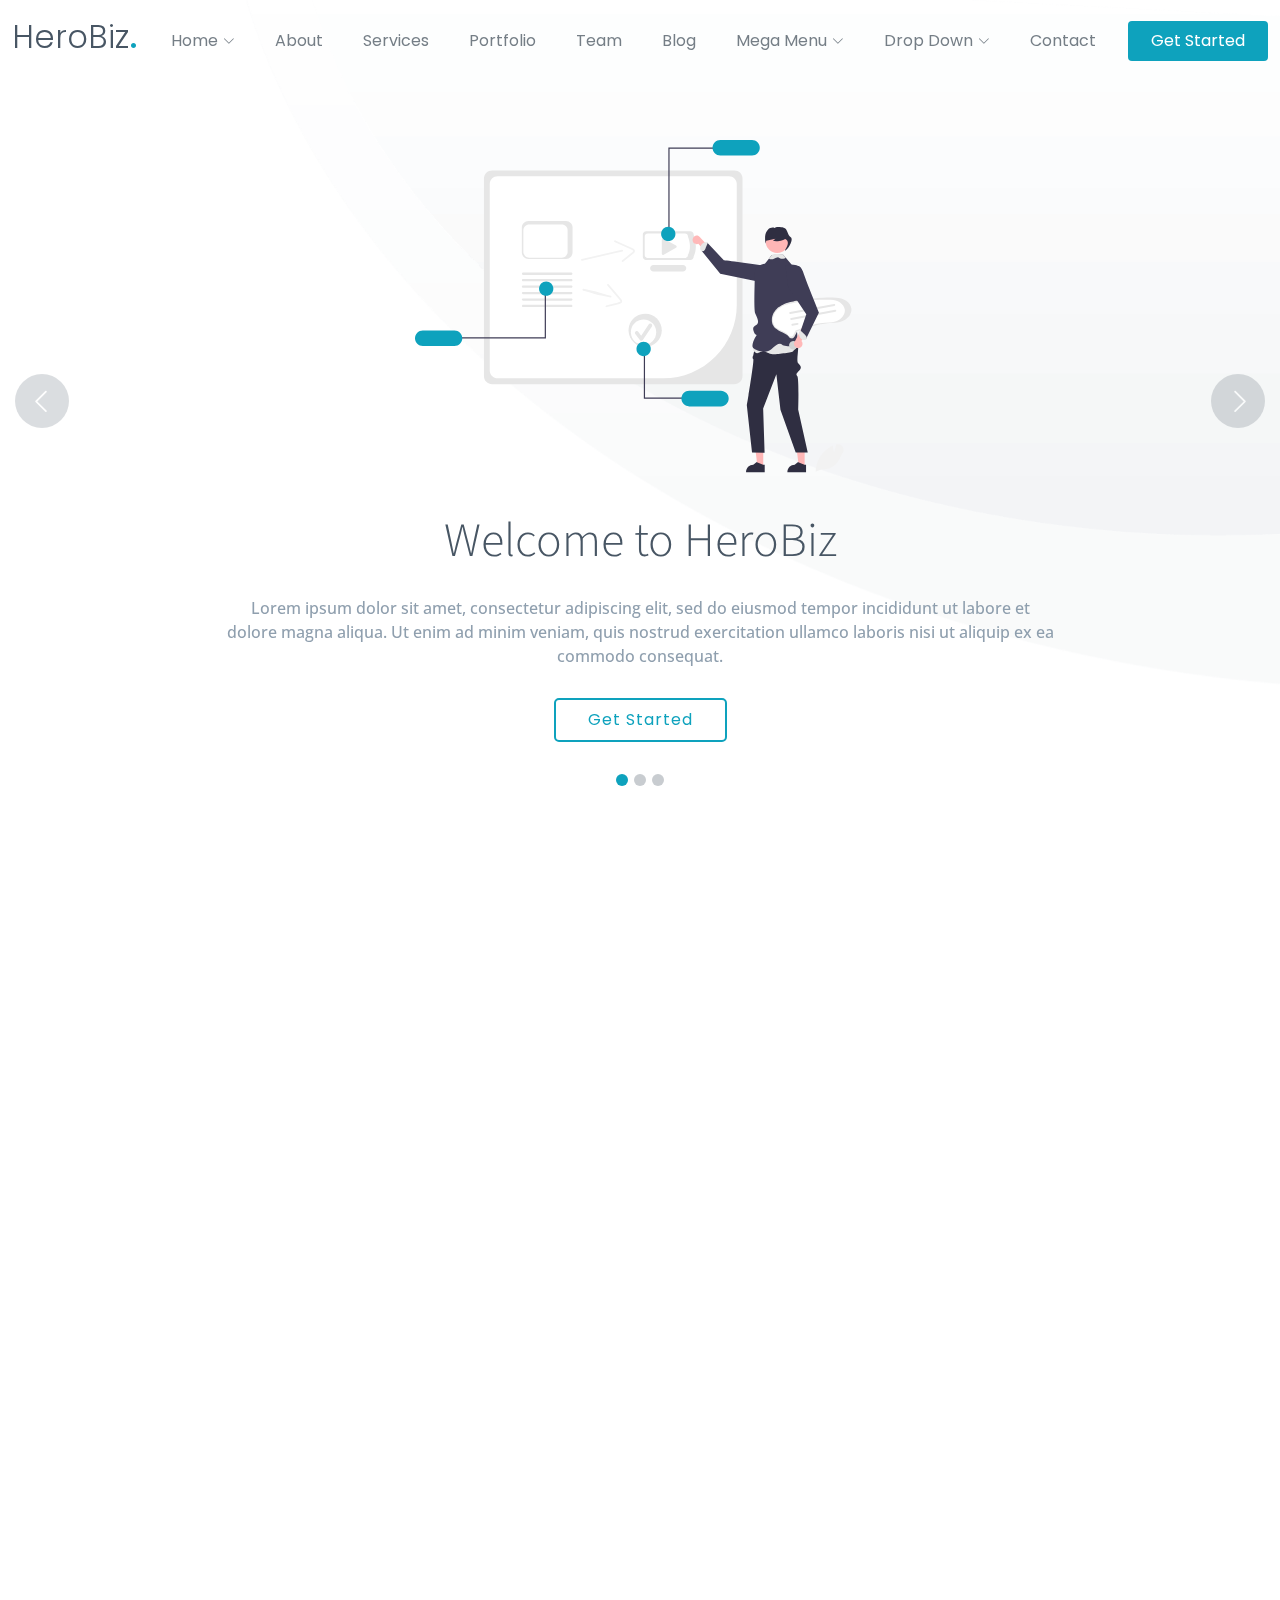
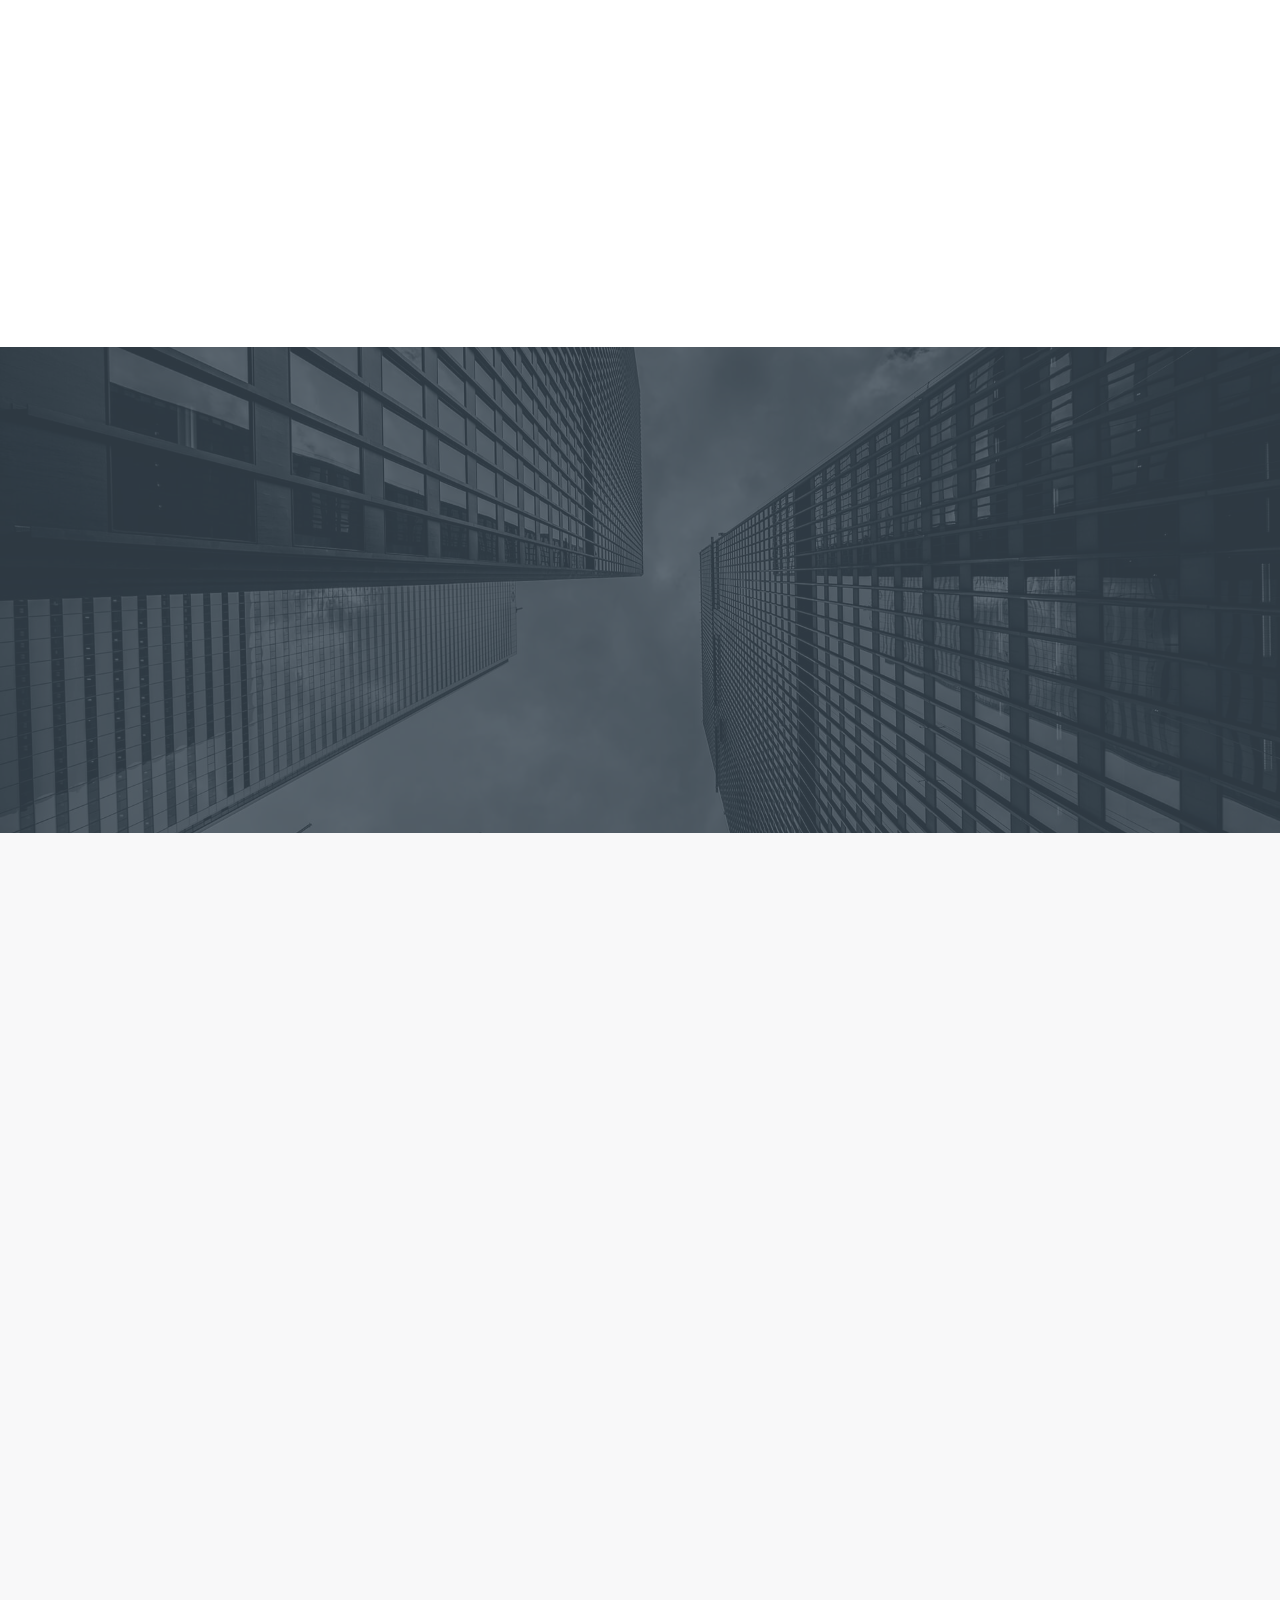
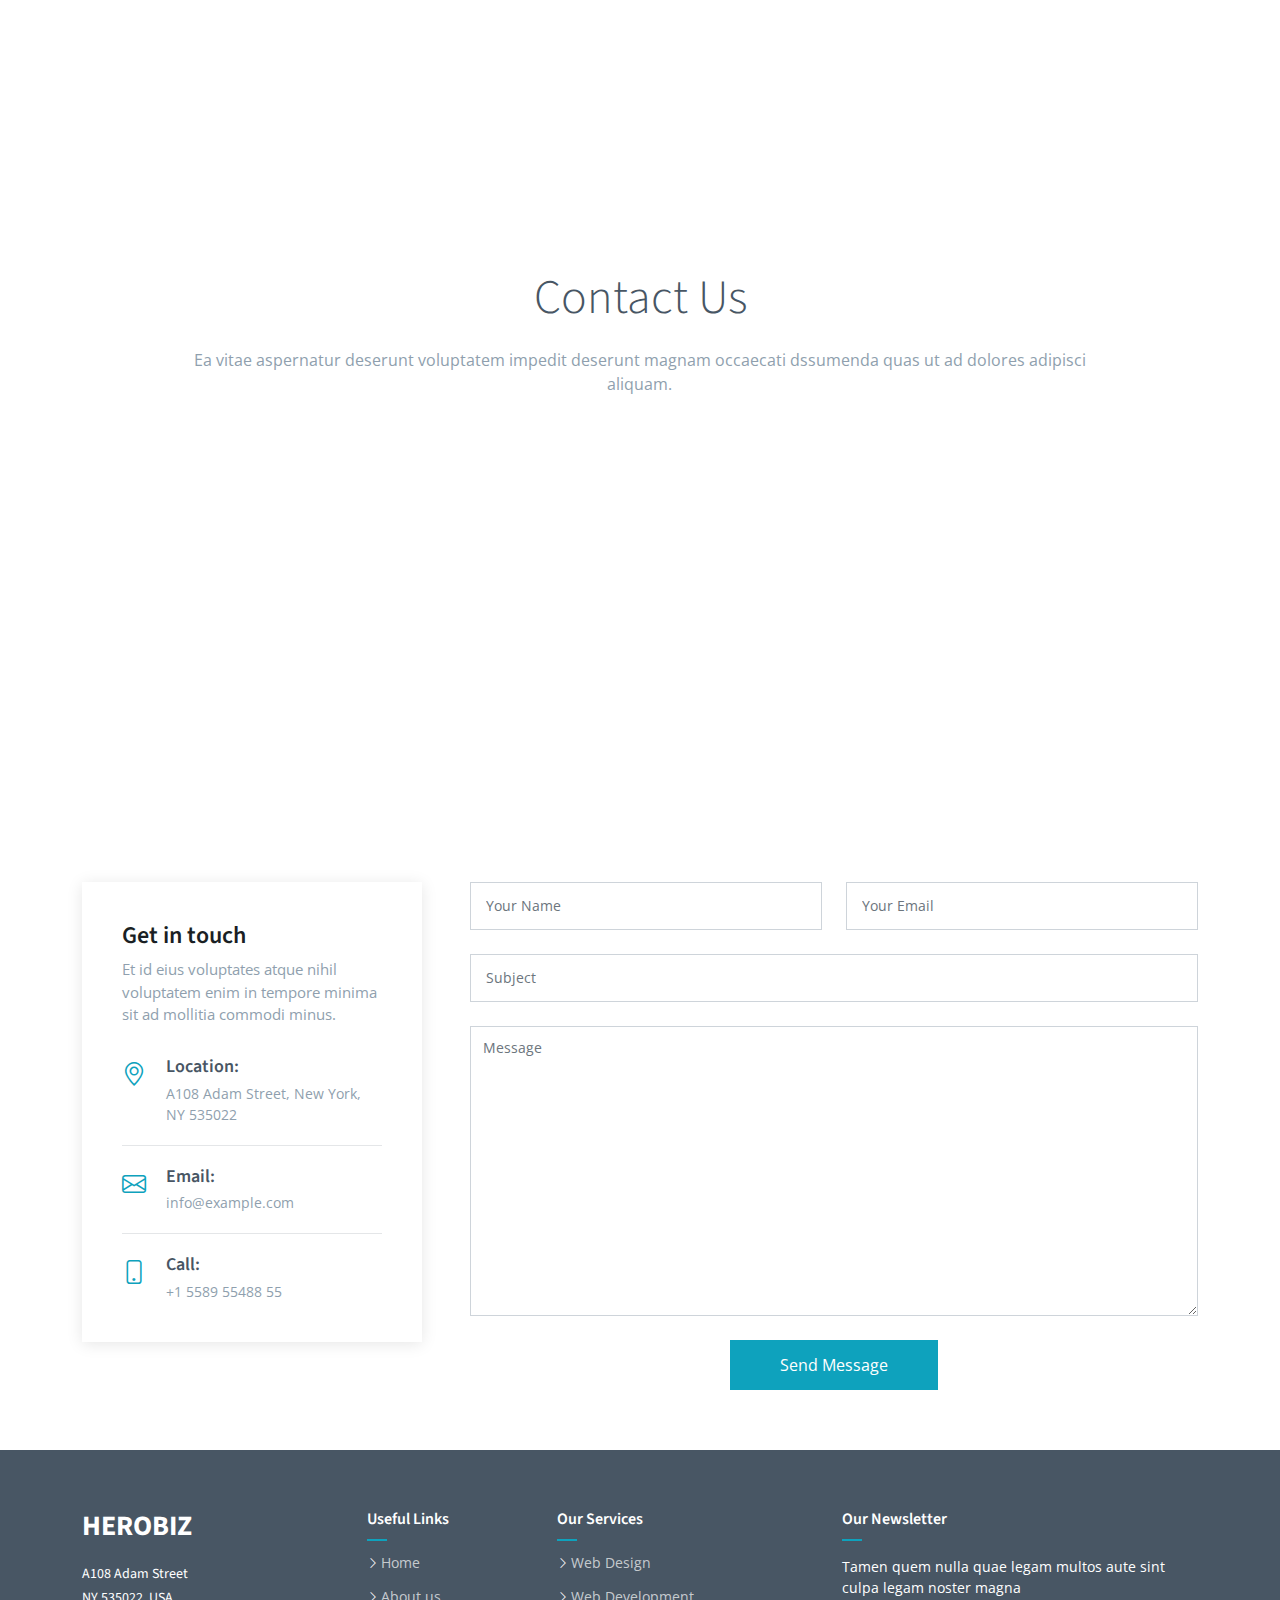
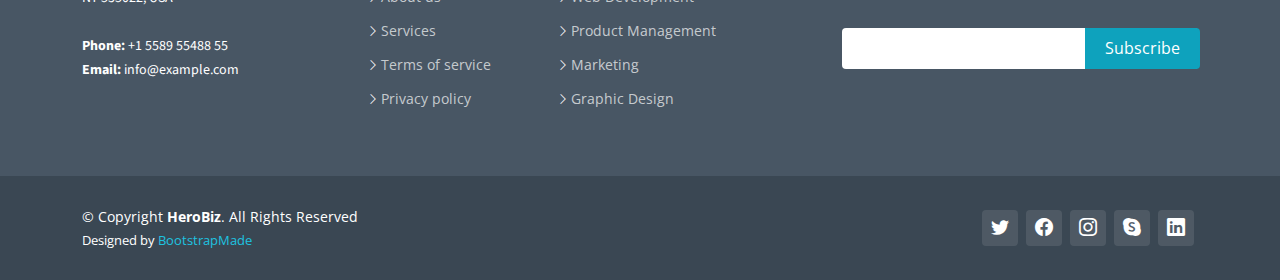
<file: index-2.html>
<!DOCTYPE html>
<html lang="en">

<head>
  <meta charset="utf-8">
  <meta content="width=device-width, initial-scale=1.0" name="viewport">

  <title>HeroBiz Bootstrap Template - Home 2</title>
  <meta content="" name="description">
  <meta content="" name="keywords">

  <!-- Favicons -->
  <link href="assets/img/favicon.png" rel="icon">
  <link href="assets/img/apple-touch-icon.png" rel="apple-touch-icon">

  <!-- Google Fonts -->
  <link rel="preconnect" href="https://fonts.googleapis.com">
  <link rel="preconnect" href="https://fonts.gstatic.com" crossorigin>
  <link href="https://fonts.googleapis.com/css2?family=Open+Sans:ital,wght@0,300;0,400;0,500;0,600;0,700;1,300;1,400;1,500;1,600;1,700&family=Poppins:ital,wght@0,300;0,400;0,500;0,600;0,700;1,300;1,400;1,500;1,600;1,700&family=Source+Sans+Pro:ital,wght@0,300;0,400;0,600;0,700;1,300;1,400;1,600;1,700&display=swap" rel="stylesheet">

  <!-- Vendor CSS Files -->
  <link href="assets/vendor/bootstrap/css/bootstrap.min.css" rel="stylesheet">
  <link href="assets/vendor/bootstrap-icons/bootstrap-icons.css" rel="stylesheet">
  <link href="assets/vendor/aos/aos.css" rel="stylesheet">
  <link href="assets/vendor/glightbox/css/glightbox.min.css" rel="stylesheet">
  <link href="assets/vendor/swiper/swiper-bundle.min.css" rel="stylesheet">

  <!-- Variables CSS Files. Uncomment your preferred color scheme -->
  <link href="assets/css/variables.css" rel="stylesheet">
  <!-- <link href="assets/css/variables-blue.css" rel="stylesheet"> -->
  <!-- <link href="assets/css/variables-green.css" rel="stylesheet"> -->
  <!-- <link href="assets/css/variables-orange.css" rel="stylesheet"> -->
  <!-- <link href="assets/css/variables-purple.css" rel="stylesheet"> -->
  <!-- <link href="assets/css/variables-red.css" rel="stylesheet"> -->
  <!-- <link href="assets/css/variables-pink.css" rel="stylesheet"> -->

  <!-- Template Main CSS File -->
  <link href="assets/css/main.css" rel="stylesheet">

  <!-- =======================================================
  * Template Name: HeroBiz - v2.3.0
  * Template URL: https://bootstrapmade.com/herobiz-bootstrap-business-template/
  * Author: BootstrapMade.com
  * License: https://bootstrapmade.com/license/
  ======================================================== -->
</head>

<body>

  <!-- ======= Header ======= -->
  <header id="header" class="header fixed-top" data-scrollto-offset="0">
    <div class="container-fluid d-flex align-items-center justify-content-between">

      <a href="index.html" class="logo d-flex align-items-center scrollto me-auto me-lg-0">
        <!-- Uncomment the line below if you also wish to use an image logo -->
        <!-- <img src="assets/img/logo.png" alt=""> -->
        <h1>HeroBiz<span>.</span></h1>
      </a>

      <nav id="navbar" class="navbar">
        <ul>

          <li class="dropdown"><a href="#"><span>Home</span> <i class="bi bi-chevron-down dropdown-indicator"></i></a>
            <ul>
              <li><a href="index.html">Home 1 - index.html</a></li>
              <li><a href="index-2.html" class="active">Home 2 - index-2.html</a></li>
              <li><a href="index-3.html">Home 3 - index-3.html</a></li>
              <li><a href="index-4.html">Home 4 - index-4.html</a></li>
            </ul>
          </li>

          <li><a class="nav-link scrollto" href="index.html#about">About</a></li>
          <li><a class="nav-link scrollto" href="index.html#services">Services</a></li>
          <li><a class="nav-link scrollto" href="index.html#portfolio">Portfolio</a></li>
          <li><a class="nav-link scrollto" href="index.html#team">Team</a></li>
          <li><a href="blog.html">Blog</a></li>
          <li class="dropdown megamenu"><a href="#"><span>Mega Menu</span> <i class="bi bi-chevron-down dropdown-indicator"></i></a>
            <ul>
              <li>
                <a href="#">Column 1 link 1</a>
                <a href="#">Column 1 link 2</a>
                <a href="#">Column 1 link 3</a>
              </li>
              <li>
                <a href="#">Column 2 link 1</a>
                <a href="#">Column 2 link 2</a>
                <a href="#">Column 3 link 3</a>
              </li>
              <li>
                <a href="#">Column 3 link 1</a>
                <a href="#">Column 3 link 2</a>
                <a href="#">Column 3 link 3</a>
              </li>
              <li>
                <a href="#">Column 4 link 1</a>
                <a href="#">Column 4 link 2</a>
                <a href="#">Column 4 link 3</a>
              </li>
            </ul>
          </li>
          <li class="dropdown"><a href="#"><span>Drop Down</span> <i class="bi bi-chevron-down dropdown-indicator"></i></a>
            <ul>
              <li><a href="#">Drop Down 1</a></li>
              <li class="dropdown"><a href="#"><span>Deep Drop Down</span> <i class="bi bi-chevron-down dropdown-indicator"></i></a>
                <ul>
                  <li><a href="#">Deep Drop Down 1</a></li>
                  <li><a href="#">Deep Drop Down 2</a></li>
                  <li><a href="#">Deep Drop Down 3</a></li>
                  <li><a href="#">Deep Drop Down 4</a></li>
                  <li><a href="#">Deep Drop Down 5</a></li>
                </ul>
              </li>
              <li><a href="#">Drop Down 2</a></li>
              <li><a href="#">Drop Down 3</a></li>
              <li><a href="#">Drop Down 4</a></li>
            </ul>
          </li>
          <li><a class="nav-link scrollto" href="index.html#contact">Contact</a></li>
        </ul>
        <i class="bi bi-list mobile-nav-toggle d-none"></i>
      </nav><!-- .navbar -->

      <a class="btn-getstarted scrollto" href="index.html#about">Get Started</a>

    </div>
  </header><!-- End Header -->

  <!-- ======= Hero Section ======= -->
  <section id="hero" class="hero carousel  carousel-fade" data-bs-ride="carousel" data-bs-interval="5000">

    <div class="carousel-item active">
      <div class="container">
        <div class="row justify-content-center gy-6">

          <div class="col-lg-5 col-md-8">
            <img src="assets/img/hero-carousel/hero-carousel-1.svg" alt="" class="img-fluid img">
          </div>

          <div class="col-lg-9 text-center">
            <h2>Welcome to HeroBiz</h2>
            <p>Lorem ipsum dolor sit amet, consectetur adipiscing elit, sed do eiusmod tempor incididunt ut labore et dolore magna aliqua. Ut enim ad minim veniam, quis nostrud exercitation ullamco laboris nisi ut aliquip ex ea commodo consequat.</p>
            <a href="#featured-services" class="btn-get-started scrollto ">Get Started</a>
          </div>

        </div>
      </div>
    </div><!-- End Carousel Item -->

    <div class="carousel-item">
      <div class="container">
        <div class="row justify-content-center gy-6">

          <div class="col-lg-5 col-md-8">
            <img src="assets/img/hero-carousel/hero-carousel-2.svg" alt="" class="img-fluid img">
          </div>

          <div class="col-lg-9 text-center">
            <h2>At vero eos et accusamus</h2>
            <p>Nam libero tempore, cum soluta nobis est eligendi optio cumque nihil impedit quo minus id quod maxime placeat facere possimus, omnis voluptas assumenda est, omnis dolor repellendus. Temporibus autem quibusdam et aut officiis debitis aut.</p>
            <a href="#featured-services" class="btn-get-started scrollto ">Get Started</a>
          </div>

        </div>
      </div>
    </div><!-- End Carousel Item -->

    <div class="carousel-item">
      <div class="container">
        <div class="row justify-content-center gy-6">

          <div class="col-lg-5 col-md-8">
            <img src="assets/img/hero-carousel/hero-carousel-3.svg" alt="" class="img-fluid img">
          </div>

          <div class="col-lg-9 text-center">
            <h2>Temporibus autem quibusdam</h2>
            <p>Beatae vitae dicta sunt explicabo. Nemo enim ipsam voluptatem quia voluptas sit aspernatur aut odit aut fugit, sed quia consequuntur magni dolores eos qui ratione voluptatem sequi nesciunt omnis iste natus error sit voluptatem accusantium.</p>
            <a href="#featured-services" class="btn-get-started scrollto ">Get Started</a>
          </div>

        </div>
      </div>
    </div><!-- End Carousel Item -->

    <a class="carousel-control-prev" href="#hero" role="button" data-bs-slide="prev">
      <span class="carousel-control-prev-icon bi bi-chevron-left" aria-hidden="true"></span>
    </a>

    <a class="carousel-control-next" href="#hero" role="button" data-bs-slide="next">
      <span class="carousel-control-next-icon bi bi-chevron-right" aria-hidden="true"></span>
    </a>

    <ol class="carousel-indicators"></ol>

  </section><!-- End Hero Section -->

  <main id="main">

    <!-- ======= Featured Services Section ======= -->
    <section id="featured-services" class="featured-services">
      <div class="container">

        <div class="row gy-4">

          <div class="col-xl-3 col-md-6 d-flex" data-aos="zoom-out">
            <div class="service-item position-relative">
              <div class="icon"><i class="bi bi-activity icon"></i></div>
              <h4><a href="" class="stretched-link">Lorem Ipsum</a></h4>
              <p>Voluptatum deleniti atque corrupti quos dolores et quas molestias excepturi</p>
            </div>
          </div><!-- End Service Item -->

          <div class="col-xl-3 col-md-6 d-flex" data-aos="zoom-out" data-aos-delay="200">
            <div class="service-item position-relative">
              <div class="icon"><i class="bi bi-bounding-box-circles icon"></i></div>
              <h4><a href="" class="stretched-link">Sed ut perspici</a></h4>
              <p>Duis aute irure dolor in reprehenderit in voluptate velit esse cillum dolore</p>
            </div>
          </div><!-- End Service Item -->

          <div class="col-xl-3 col-md-6 d-flex" data-aos="zoom-out" data-aos-delay="400">
            <div class="service-item position-relative">
              <div class="icon"><i class="bi bi-calendar4-week icon"></i></div>
              <h4><a href="" class="stretched-link">Magni Dolores</a></h4>
              <p>Excepteur sint occaecat cupidatat non proident, sunt in culpa qui officia</p>
            </div>
          </div><!-- End Service Item -->

          <div class="col-xl-3 col-md-6 d-flex" data-aos="zoom-out" data-aos-delay="600">
            <div class="service-item position-relative">
              <div class="icon"><i class="bi bi-broadcast icon"></i></div>
              <h4><a href="" class="stretched-link">Nemo Enim</a></h4>
              <p>At vero eos et accusamus et iusto odio dignissimos ducimus qui blanditiis</p>
            </div>
          </div><!-- End Service Item -->

        </div>

      </div>
    </section><!-- End Featured Services Section -->

    <!-- ======= About Section ======= -->
    <section id="about" class="about">
      <div class="container" data-aos="fade-up">

        <div class="section-header">
          <h2>About Us</h2>
          <p>Architecto nobis eos vel nam quidem vitae temporibus voluptates qui hic deserunt iusto omnis nam voluptas asperiores sequi tenetur dolores incidunt enim voluptatem magnam cumque fuga.</p>
        </div>

        <div class="row g-4 g-lg-5" data-aos="fade-up" data-aos-delay="200">

          <div class="col-lg-5">
            <div class="about-img">
              <img src="assets/img/about.jpg" class="img-fluid" alt="">
            </div>
          </div>

          <div class="col-lg-7">
            <h3 class="pt-0 pt-lg-5">Neque officiis dolore maiores et exercitationem quae est seda lidera pat claero</h3>

            <!-- Tabs -->
            <ul class="nav nav-pills mb-3">
              <li><a class="nav-link active" data-bs-toggle="pill" href="#tab1">Saepe fuga</a></li>
              <li><a class="nav-link" data-bs-toggle="pill" href="#tab2">Voluptates</a></li>
              <li><a class="nav-link" data-bs-toggle="pill" href="#tab3">Corrupti</a></li>
            </ul><!-- End Tabs -->

            <!-- Tab Content -->
            <div class="tab-content">

              <div class="tab-pane fade show active" id="tab1">

                <p class="fst-italic">Consequuntur inventore voluptates consequatur aut vel et. Eos doloribus expedita. Sapiente atque consequatur minima nihil quae aspernatur quo suscipit voluptatem.</p>

                <div class="d-flex align-items-center mt-4">
                  <i class="bi bi-check2"></i>
                  <h4>Repudiandae rerum velit modi et officia quasi facilis</h4>
                </div>
                <p>Laborum omnis voluptates voluptas qui sit aliquam blanditiis. Sapiente minima commodi dolorum non eveniet magni quaerat nemo et.</p>

                <div class="d-flex align-items-center mt-4">
                  <i class="bi bi-check2"></i>
                  <h4>Incidunt non veritatis illum ea ut nisi</h4>
                </div>
                <p>Non quod totam minus repellendus autem sint velit. Rerum debitis facere soluta tenetur. Iure molestiae assumenda sunt qui inventore eligendi voluptates nisi at. Dolorem quo tempora. Quia et perferendis.</p>

                <div class="d-flex align-items-center mt-4">
                  <i class="bi bi-check2"></i>
                  <h4>Omnis ab quia nemo dignissimos rem eum quos..</h4>
                </div>
                <p>Eius alias aut cupiditate. Dolor voluptates animi ut blanditiis quos nam. Magnam officia aut ut alias quo explicabo ullam esse. Sunt magnam et dolorem eaque magnam odit enim quaerat. Vero error error voluptatem eum.</p>

              </div><!-- End Tab 1 Content -->

              <div class="tab-pane fade show" id="tab2">

                <p class="fst-italic">Consequuntur inventore voluptates consequatur aut vel et. Eos doloribus expedita. Sapiente atque consequatur minima nihil quae aspernatur quo suscipit voluptatem.</p>

                <div class="d-flex align-items-center mt-4">
                  <i class="bi bi-check2"></i>
                  <h4>Repudiandae rerum velit modi et officia quasi facilis</h4>
                </div>
                <p>Laborum omnis voluptates voluptas qui sit aliquam blanditiis. Sapiente minima commodi dolorum non eveniet magni quaerat nemo et.</p>

                <div class="d-flex align-items-center mt-4">
                  <i class="bi bi-check2"></i>
                  <h4>Incidunt non veritatis illum ea ut nisi</h4>
                </div>
                <p>Non quod totam minus repellendus autem sint velit. Rerum debitis facere soluta tenetur. Iure molestiae assumenda sunt qui inventore eligendi voluptates nisi at. Dolorem quo tempora. Quia et perferendis.</p>

                <div class="d-flex align-items-center mt-4">
                  <i class="bi bi-check2"></i>
                  <h4>Omnis ab quia nemo dignissimos rem eum quos..</h4>
                </div>
                <p>Eius alias aut cupiditate. Dolor voluptates animi ut blanditiis quos nam. Magnam officia aut ut alias quo explicabo ullam esse. Sunt magnam et dolorem eaque magnam odit enim quaerat. Vero error error voluptatem eum.</p>

              </div><!-- End Tab 2 Content -->

              <div class="tab-pane fade show" id="tab3">

                <p class="fst-italic">Consequuntur inventore voluptates consequatur aut vel et. Eos doloribus expedita. Sapiente atque consequatur minima nihil quae aspernatur quo suscipit voluptatem.</p>

                <div class="d-flex align-items-center mt-4">
                  <i class="bi bi-check2"></i>
                  <h4>Repudiandae rerum velit modi et officia quasi facilis</h4>
                </div>
                <p>Laborum omnis voluptates voluptas qui sit aliquam blanditiis. Sapiente minima commodi dolorum non eveniet magni quaerat nemo et.</p>

                <div class="d-flex align-items-center mt-4">
                  <i class="bi bi-check2"></i>
                  <h4>Incidunt non veritatis illum ea ut nisi</h4>
                </div>
                <p>Non quod totam minus repellendus autem sint velit. Rerum debitis facere soluta tenetur. Iure molestiae assumenda sunt qui inventore eligendi voluptates nisi at. Dolorem quo tempora. Quia et perferendis.</p>

                <div class="d-flex align-items-center mt-4">
                  <i class="bi bi-check2"></i>
                  <h4>Omnis ab quia nemo dignissimos rem eum quos..</h4>
                </div>
                <p>Eius alias aut cupiditate. Dolor voluptates animi ut blanditiis quos nam. Magnam officia aut ut alias quo explicabo ullam esse. Sunt magnam et dolorem eaque magnam odit enim quaerat. Vero error error voluptatem eum.</p>

              </div><!-- End Tab 3 Content -->

            </div>

          </div>

        </div>

      </div>
    </section><!-- End About Section -->

    <!-- ======= Clients Section ======= -->
    <section id="clients" class="clients">
      <div class="container" data-aos="zoom-out">

        <div class="clients-slider swiper">
          <div class="swiper-wrapper align-items-center">
            <div class="swiper-slide"><img src="assets/img/clients/client-1.png" class="img-fluid" alt=""></div>
            <div class="swiper-slide"><img src="assets/img/clients/client-2.png" class="img-fluid" alt=""></div>
            <div class="swiper-slide"><img src="assets/img/clients/client-3.png" class="img-fluid" alt=""></div>
            <div class="swiper-slide"><img src="assets/img/clients/client-4.png" class="img-fluid" alt=""></div>
            <div class="swiper-slide"><img src="assets/img/clients/client-5.png" class="img-fluid" alt=""></div>
            <div class="swiper-slide"><img src="assets/img/clients/client-6.png" class="img-fluid" alt=""></div>
            <div class="swiper-slide"><img src="assets/img/clients/client-7.png" class="img-fluid" alt=""></div>
            <div class="swiper-slide"><img src="assets/img/clients/client-8.png" class="img-fluid" alt=""></div>
          </div>
        </div>

      </div>
    </section><!-- End Clients Section -->

    <!-- ======= Call To Action Section ======= -->
    <section id="cta" class="cta">
      <div class="container" data-aos="zoom-out">

        <div class="row g-5">

          <div class="col-lg-8 col-md-6 content d-flex flex-column justify-content-center order-last order-md-first">
            <h3>Alias sunt quas <em>Cupiditate</em> oluptas hic minima</h3>
            <p> Duis aute irure dolor in reprehenderit in voluptate velit esse cillum dolore eu fugiat nulla pariatur. Excepteur sint occaecat cupidatat non proident, sunt in culpa qui officia deserunt mollit anim id est laborum.</p>
            <a class="cta-btn align-self-start" href="#">Call To Action</a>
          </div>

          <div class="col-lg-4 col-md-6 order-first order-md-last d-flex align-items-center">
            <div class="img">
              <img src="assets/img/cta.jpg" alt="" class="img-fluid">
            </div>
          </div>

        </div>

      </div>
    </section><!-- End Call To Action Section -->

    <!-- ======= On Focus Section ======= -->
    <section id="onfocus" class="onfocus">
      <div class="container-fluid p-0" data-aos="fade-up">

        <div class="row g-0">
          <div class="col-lg-6 video-play position-relative">
            <a href="https://www.youtube.com/watch?v=LXb3EKWsInQ" class="glightbox play-btn"></a>
          </div>
          <div class="col-lg-6">
            <div class="content d-flex flex-column justify-content-center h-100">
              <h3>Voluptatem dignissimos provident quasi corporis</h3>
              <p class="fst-italic">
                Lorem ipsum dolor sit amet, consectetur adipiscing elit, sed do eiusmod tempor incididunt ut labore et dolore
                magna aliqua.
              </p>
              <ul>
                <li><i class="bi bi-check-circle"></i> Ullamco laboris nisi ut aliquip ex ea commodo consequat.</li>
                <li><i class="bi bi-check-circle"></i> Duis aute irure dolor in reprehenderit in voluptate velit.</li>
                <li><i class="bi bi-check-circle"></i> Ullamco laboris nisi ut aliquip ex ea commodo consequat. Duis aute irure dolor in reprehenderit in voluptate trideta storacalaperda mastiro dolore eu fugiat nulla pariatur.</li>
              </ul>
              <a href="#" class="read-more align-self-start"><span>Read More</span><i class="bi bi-arrow-right"></i></a>
            </div>
          </div>
        </div>

      </div>
    </section><!-- End On Focus Section -->

    <!-- ======= Features Section ======= -->
    <section id="features" class="features">
      <div class="container" data-aos="fade-up">

        <ul class="nav nav-tabs row gy-4 d-flex">

          <li class="nav-item col-6 col-md-4 col-lg-2">
            <a class="nav-link active show" data-bs-toggle="tab" data-bs-target="#tab-1">
              <i class="bi bi-binoculars color-cyan"></i>
              <h4>Modinest</h4>
            </a>
          </li><!-- End Tab 1 Nav -->

          <li class="nav-item col-6 col-md-4 col-lg-2">
            <a class="nav-link" data-bs-toggle="tab" data-bs-target="#tab-2">
              <i class="bi bi-box-seam color-indigo"></i>
              <h4>Undaesenti</h4>
            </a>
          </li><!-- End Tab 2 Nav -->

          <li class="nav-item col-6 col-md-4 col-lg-2">
            <a class="nav-link" data-bs-toggle="tab" data-bs-target="#tab-3">
              <i class="bi bi-brightness-high color-teal"></i>
              <h4>Pariatur</h4>
            </a>
          </li><!-- End Tab 3 Nav -->

          <li class="nav-item col-6 col-md-4 col-lg-2">
            <a class="nav-link" data-bs-toggle="tab" data-bs-target="#tab-4">
              <i class="bi bi-command color-red"></i>
              <h4>Nostrum</h4>
            </a>
          </li><!-- End Tab 4 Nav -->

          <li class="nav-item col-6 col-md-4 col-lg-2">
            <a class="nav-link" data-bs-toggle="tab" data-bs-target="#tab-5">
              <i class="bi bi-easel color-blue"></i>
              <h4>Adipiscing</h4>
            </a>
          </li><!-- End Tab 5 Nav -->

          <li class="nav-item col-6 col-md-4 col-lg-2">
            <a class="nav-link" data-bs-toggle="tab" data-bs-target="#tab-6">
              <i class="bi bi-map color-orange"></i>
              <h4>Reprehit</h4>
            </a>
          </li><!-- End Tab 6 Nav -->

        </ul>

        <div class="tab-content">

          <div class="tab-pane active show" id="tab-1">
            <div class="row gy-4">
              <div class="col-lg-8 order-2 order-lg-1" data-aos="fade-up" data-aos-delay="100">
                <h3>Modinest</h3>
                <p class="fst-italic">
                  Lorem ipsum dolor sit amet, consectetur adipiscing elit, sed do eiusmod tempor incididunt ut labore et dolore
                  magna aliqua.
                </p>
                <ul>
                  <li><i class="bi bi-check-circle-fill"></i> Ullamco laboris nisi ut aliquip ex ea commodo consequat.</li>
                  <li><i class="bi bi-check-circle-fill"></i> Duis aute irure dolor in reprehenderit in voluptate velit.</li>
                  <li><i class="bi bi-check-circle-fill"></i> Ullamco laboris nisi ut aliquip ex ea commodo consequat. Duis aute irure dolor in reprehenderit in voluptate trideta storacalaperda mastiro dolore eu fugiat nulla pariatur.</li>
                </ul>
                <p>
                  Ullamco laboris nisi ut aliquip ex ea commodo consequat. Duis aute irure dolor in reprehenderit in voluptate
                  velit esse cillum dolore eu fugiat nulla pariatur. Excepteur sint occaecat cupidatat non proident, sunt in
                  culpa qui officia deserunt mollit anim id est laborum
                </p>
              </div>
              <div class="col-lg-4 order-1 order-lg-2 text-center" data-aos="fade-up" data-aos-delay="200">
                <img src="assets/img/features-1.svg" alt="" class="img-fluid">
              </div>
            </div>
          </div><!-- End Tab Content 1 -->

          <div class="tab-pane" id="tab-2">
            <div class="row gy-4">
              <div class="col-lg-8 order-2 order-lg-1">
                <h3>Undaesenti</h3>
                <p>
                  Ullamco laboris nisi ut aliquip ex ea commodo consequat. Duis aute irure dolor in reprehenderit in voluptate
                  velit esse cillum dolore eu fugiat nulla pariatur. Excepteur sint occaecat cupidatat non proident, sunt in
                  culpa qui officia deserunt mollit anim id est laborum
                </p>
                <p class="fst-italic">
                  Lorem ipsum dolor sit amet, consectetur adipiscing elit, sed do eiusmod tempor incididunt ut labore et dolore
                  magna aliqua.
                </p>
                <ul>
                  <li><i class="bi bi-check-circle-fill"></i> Ullamco laboris nisi ut aliquip ex ea commodo consequat.</li>
                  <li><i class="bi bi-check-circle-fill"></i> Duis aute irure dolor in reprehenderit in voluptate velit.</li>
                  <li><i class="bi bi-check-circle-fill"></i> Provident mollitia neque rerum asperiores dolores quos qui a. Ipsum neque dolor voluptate nisi sed.</li>
                  <li><i class="bi bi-check-circle-fill"></i> Ullamco laboris nisi ut aliquip ex ea commodo consequat. Duis aute irure dolor in reprehenderit in voluptate trideta storacalaperda mastiro dolore eu fugiat nulla pariatur.</li>
                </ul>
              </div>
              <div class="col-lg-4 order-1 order-lg-2 text-center">
                <img src="assets/img/features-2.svg" alt="" class="img-fluid">
              </div>
            </div>
          </div><!-- End Tab Content 2 -->

          <div class="tab-pane" id="tab-3">
            <div class="row gy-4">
              <div class="col-lg-8 order-2 order-lg-1">
                <h3>Pariatur</h3>
                <p>
                  Ullamco laboris nisi ut aliquip ex ea commodo consequat. Duis aute irure dolor in reprehenderit in voluptate
                  velit esse cillum dolore eu fugiat nulla pariatur. Excepteur sint occaecat cupidatat non proident, sunt in
                  culpa qui officia deserunt mollit anim id est laborum
                </p>
                <ul>
                  <li><i class="bi bi-check-circle-fill"></i> Ullamco laboris nisi ut aliquip ex ea commodo consequat.</li>
                  <li><i class="bi bi-check-circle-fill"></i> Duis aute irure dolor in reprehenderit in voluptate velit.</li>
                  <li><i class="bi bi-check-circle-fill"></i> Provident mollitia neque rerum asperiores dolores quos qui a. Ipsum neque dolor voluptate nisi sed.</li>
                </ul>
                <p class="fst-italic">
                  Lorem ipsum dolor sit amet, consectetur adipiscing elit, sed do eiusmod tempor incididunt ut labore et dolore
                  magna aliqua.
                </p>
              </div>
              <div class="col-lg-4 order-1 order-lg-2 text-center">
                <img src="assets/img/features-3.svg" alt="" class="img-fluid">
              </div>
            </div>
          </div><!-- End Tab Content 3 -->

          <div class="tab-pane" id="tab-4">
            <div class="row gy-4">
              <div class="col-lg-8 order-2 order-lg-1">
                <h3>Nostrum</h3>
                <p>
                  Ullamco laboris nisi ut aliquip ex ea commodo consequat. Duis aute irure dolor in reprehenderit in voluptate
                  velit esse cillum dolore eu fugiat nulla pariatur. Excepteur sint occaecat cupidatat non proident, sunt in
                  culpa qui officia deserunt mollit anim id est laborum
                </p>
                <p class="fst-italic">
                  Lorem ipsum dolor sit amet, consectetur adipiscing elit, sed do eiusmod tempor incididunt ut labore et dolore
                  magna aliqua.
                </p>
                <ul>
                  <li><i class="bi bi-check-circle-fill"></i> Ullamco laboris nisi ut aliquip ex ea commodo consequat.</li>
                  <li><i class="bi bi-check-circle-fill"></i> Duis aute irure dolor in reprehenderit in voluptate velit.</li>
                  <li><i class="bi bi-check-circle-fill"></i> Ullamco laboris nisi ut aliquip ex ea commodo consequat. Duis aute irure dolor in reprehenderit in voluptate trideta storacalaperda mastiro dolore eu fugiat nulla pariatur.</li>
                </ul>
              </div>
              <div class="col-lg-4 order-1 order-lg-2 text-center">
                <img src="assets/img/features-4.svg" alt="" class="img-fluid">
              </div>
            </div>
          </div><!-- End Tab Content 4 -->

          <div class="tab-pane" id="tab-5">
            <div class="row gy-4">
              <div class="col-lg-8 order-2 order-lg-1">
                <h3>Adipiscing</h3>
                <p>
                  Ullamco laboris nisi ut aliquip ex ea commodo consequat. Duis aute irure dolor in reprehenderit in voluptate
                  velit esse cillum dolore eu fugiat nulla pariatur. Excepteur sint occaecat cupidatat non proident, sunt in
                  culpa qui officia deserunt mollit anim id est laborum
                </p>
                <p class="fst-italic">
                  Lorem ipsum dolor sit amet, consectetur adipiscing elit, sed do eiusmod tempor incididunt ut labore et dolore
                  magna aliqua.
                </p>
                <ul>
                  <li><i class="bi bi-check-circle-fill"></i> Ullamco laboris nisi ut aliquip ex ea commodo consequat.</li>
                  <li><i class="bi bi-check-circle-fill"></i> Duis aute irure dolor in reprehenderit in voluptate velit.</li>
                  <li><i class="bi bi-check-circle-fill"></i> Ullamco laboris nisi ut aliquip ex ea commodo consequat. Duis aute irure dolor in reprehenderit in voluptate trideta storacalaperda mastiro dolore eu fugiat nulla pariatur.</li>
                </ul>
              </div>
              <div class="col-lg-4 order-1 order-lg-2 text-center">
                <img src="assets/img/features-5.svg" alt="" class="img-fluid">
              </div>
            </div>
          </div><!-- End Tab Content 5 -->

          <div class="tab-pane" id="tab-6">
            <div class="row gy-4">
              <div class="col-lg-8 order-2 order-lg-1">
                <h3>Reprehit</h3>
                <p>
                  Ullamco laboris nisi ut aliquip ex ea commodo consequat. Duis aute irure dolor in reprehenderit in voluptate
                  velit esse cillum dolore eu fugiat nulla pariatur. Excepteur sint occaecat cupidatat non proident, sunt in
                  culpa qui officia deserunt mollit anim id est laborum
                </p>
                <p class="fst-italic">
                  Lorem ipsum dolor sit amet, consectetur adipiscing elit, sed do eiusmod tempor incididunt ut labore et dolore
                  magna aliqua.
                </p>
                <ul>
                  <li><i class="bi bi-check-circle-fill"></i> Ullamco laboris nisi ut aliquip ex ea commodo consequat.</li>
                  <li><i class="bi bi-check-circle-fill"></i> Duis aute irure dolor in reprehenderit in voluptate velit.</li>
                  <li><i class="bi bi-check-circle-fill"></i> Ullamco laboris nisi ut aliquip ex ea commodo consequat. Duis aute irure dolor in reprehenderit in voluptate trideta storacalaperda mastiro dolore eu fugiat nulla pariatur.</li>
                </ul>
              </div>
              <div class="col-lg-4 order-1 order-lg-2 text-center">
                <img src="assets/img/features-6.svg" alt="" class="img-fluid">
              </div>
            </div>
          </div><!-- End Tab Content 6 -->

        </div>

      </div>
    </section><!-- End Features Section -->

    <!-- ======= Services Section ======= -->
    <section id="services" class="services">
      <div class="container" data-aos="fade-up">

        <div class="section-header">
          <h2>Our Services</h2>
          <p>Ea vitae aspernatur deserunt voluptatem impedit deserunt magnam occaecati dssumenda quas ut ad dolores adipisci aliquam.</p>
        </div>

        <div class="row gy-5">

          <div class="col-xl-4 col-md-6" data-aos="zoom-in" data-aos-delay="200">
            <div class="service-item">
              <div class="img">
                <img src="assets/img/services-1.jpg" class="img-fluid" alt="">
              </div>
              <div class="details position-relative">
                <div class="icon">
                  <i class="bi bi-activity"></i>
                </div>
                <a href="#" class="stretched-link">
                  <h3>Nesciunt Mete</h3>
                </a>
                <p>Provident nihil minus qui consequatur non omnis maiores. Eos accusantium minus dolores iure perferendis.</p>
              </div>
            </div>
          </div><!-- End Service Item -->

          <div class="col-xl-4 col-md-6" data-aos="zoom-in" data-aos-delay="300">
            <div class="service-item">
              <div class="img">
                <img src="assets/img/services-2.jpg" class="img-fluid" alt="">
              </div>
              <div class="details position-relative">
                <div class="icon">
                  <i class="bi bi-broadcast"></i>
                </div>
                <a href="#" class="stretched-link">
                  <h3>Eosle Commodi</h3>
                </a>
                <p>Ut autem aut autem non a. Sint sint sit facilis nam iusto sint. Libero corrupti neque eum hic non ut nesciunt dolorem.</p>
              </div>
            </div>
          </div><!-- End Service Item -->

          <div class="col-xl-4 col-md-6" data-aos="zoom-in" data-aos-delay="400">
            <div class="service-item">
              <div class="img">
                <img src="assets/img/services-3.jpg" class="img-fluid" alt="">
              </div>
              <div class="details position-relative">
                <div class="icon">
                  <i class="bi bi-easel"></i>
                </div>
                <a href="#" class="stretched-link">
                  <h3>Ledo Markt</h3>
                </a>
                <p>Ut excepturi voluptatem nisi sed. Quidem fuga consequatur. Minus ea aut. Vel qui id voluptas adipisci eos earum corrupti.</p>
              </div>
            </div>
          </div><!-- End Service Item -->

          <div class="col-xl-4 col-md-6" data-aos="zoom-in" data-aos-delay="500">
            <div class="service-item">
              <div class="img">
                <img src="assets/img/services-4.jpg" class="img-fluid" alt="">
              </div>
              <div class="details position-relative">
                <div class="icon">
                  <i class="bi bi-bounding-box-circles"></i>
                </div>
                <a href="#" class="stretched-link">
                  <h3>Asperiores Commodit</h3>
                </a>
                <p>Non et temporibus minus omnis sed dolor esse consequatur. Cupiditate sed error ea fuga sit provident adipisci neque.</p>
                <a href="#" class="stretched-link"></a>
              </div>
            </div>
          </div><!-- End Service Item -->

          <div class="col-xl-4 col-md-6" data-aos="zoom-in" data-aos-delay="600">
            <div class="service-item">
              <div class="img">
                <img src="assets/img/services-5.jpg" class="img-fluid" alt="">
              </div>
              <div class="details position-relative">
                <div class="icon">
                  <i class="bi bi-calendar4-week"></i>
                </div>
                <a href="#" class="stretched-link">
                  <h3>Velit Doloremque</h3>
                </a>
                <p>Cumque et suscipit saepe. Est maiores autem enim facilis ut aut ipsam corporis aut. Sed animi at autem alias eius labore.</p>
                <a href="#" class="stretched-link"></a>
              </div>
            </div>
          </div><!-- End Service Item -->

          <div class="col-xl-4 col-md-6" data-aos="zoom-in" data-aos-delay="700">
            <div class="service-item">
              <div class="img">
                <img src="assets/img/services-6.jpg" class="img-fluid" alt="">
              </div>
              <div class="details position-relative">
                <div class="icon">
                  <i class="bi bi-chat-square-text"></i>
                </div>
                <a href="#" class="stretched-link">
                  <h3>Dolori Architecto</h3>
                </a>
                <p>Hic molestias ea quibusdam eos. Fugiat enim doloremque aut neque non et debitis iure. Corrupti recusandae ducimus enim.</p>
                <a href="#" class="stretched-link"></a>
              </div>
            </div>
          </div><!-- End Service Item -->

        </div>

      </div>
    </section><!-- End Services Section -->

    <!-- ======= Testimonials Section ======= -->
    <section id="testimonials" class="testimonials">
      <div class="container" data-aos="fade-up">

        <div class="testimonials-slider swiper">
          <div class="swiper-wrapper">

            <div class="swiper-slide">
              <div class="testimonial-item">
                <img src="assets/img/testimonials/testimonials-1.jpg" class="testimonial-img" alt="">
                <h3>Saul Goodman</h3>
                <h4>Ceo &amp; Founder</h4>
                <div class="stars">
                  <i class="bi bi-star-fill"></i><i class="bi bi-star-fill"></i><i class="bi bi-star-fill"></i><i class="bi bi-star-fill"></i><i class="bi bi-star-fill"></i>
                </div>
                <p>
                  <i class="bi bi-quote quote-icon-left"></i>
                  Proin iaculis purus consequat sem cure digni ssim donec porttitora entum suscipit rhoncus. Accusantium quam, ultricies eget id, aliquam eget nibh et. Maecen aliquam, risus at semper.
                  <i class="bi bi-quote quote-icon-right"></i>
                </p>
              </div>
            </div><!-- End testimonial item -->

            <div class="swiper-slide">
              <div class="testimonial-item">
                <img src="assets/img/testimonials/testimonials-2.jpg" class="testimonial-img" alt="">
                <h3>Sara Wilsson</h3>
                <h4>Designer</h4>
                <div class="stars">
                  <i class="bi bi-star-fill"></i><i class="bi bi-star-fill"></i><i class="bi bi-star-fill"></i><i class="bi bi-star-fill"></i><i class="bi bi-star-fill"></i>
                </div>
                <p>
                  <i class="bi bi-quote quote-icon-left"></i>
                  Export tempor illum tamen malis malis eram quae irure esse labore quem cillum quid cillum eram malis quorum velit fore eram velit sunt aliqua noster fugiat irure amet legam anim culpa.
                  <i class="bi bi-quote quote-icon-right"></i>
                </p>
              </div>
            </div><!-- End testimonial item -->

            <div class="swiper-slide">
              <div class="testimonial-item">
                <img src="assets/img/testimonials/testimonials-3.jpg" class="testimonial-img" alt="">
                <h3>Jena Karlis</h3>
                <h4>Store Owner</h4>
                <div class="stars">
                  <i class="bi bi-star-fill"></i><i class="bi bi-star-fill"></i><i class="bi bi-star-fill"></i><i class="bi bi-star-fill"></i><i class="bi bi-star-fill"></i>
                </div>
                <p>
                  <i class="bi bi-quote quote-icon-left"></i>
                  Enim nisi quem export duis labore cillum quae magna enim sint quorum nulla quem veniam duis minim tempor labore quem eram duis noster aute amet eram fore quis sint minim.
                  <i class="bi bi-quote quote-icon-right"></i>
                </p>
              </div>
            </div><!-- End testimonial item -->

            <div class="swiper-slide">
              <div class="testimonial-item">
                <img src="assets/img/testimonials/testimonials-4.jpg" class="testimonial-img" alt="">
                <h3>Matt Brandon</h3>
                <h4>Freelancer</h4>
                <div class="stars">
                  <i class="bi bi-star-fill"></i><i class="bi bi-star-fill"></i><i class="bi bi-star-fill"></i><i class="bi bi-star-fill"></i><i class="bi bi-star-fill"></i>
                </div>
                <p>
                  <i class="bi bi-quote quote-icon-left"></i>
                  Fugiat enim eram quae cillum dolore dolor amet nulla culpa multos export minim fugiat minim velit minim dolor enim duis veniam ipsum anim magna sunt elit fore quem dolore labore illum veniam.
                  <i class="bi bi-quote quote-icon-right"></i>
                </p>
              </div>
            </div><!-- End testimonial item -->

            <div class="swiper-slide">
              <div class="testimonial-item">
                <img src="assets/img/testimonials/testimonials-5.jpg" class="testimonial-img" alt="">
                <h3>John Larson</h3>
                <h4>Entrepreneur</h4>
                <div class="stars">
                  <i class="bi bi-star-fill"></i><i class="bi bi-star-fill"></i><i class="bi bi-star-fill"></i><i class="bi bi-star-fill"></i><i class="bi bi-star-fill"></i>
                </div>
                <p>
                  <i class="bi bi-quote quote-icon-left"></i>
                  Quis quorum aliqua sint quem legam fore sunt eram irure aliqua veniam tempor noster veniam enim culpa labore duis sunt culpa nulla illum cillum fugiat legam esse veniam culpa fore nisi cillum quid.
                  <i class="bi bi-quote quote-icon-right"></i>
                </p>
              </div>
            </div><!-- End testimonial item -->

          </div>
          <div class="swiper-pagination"></div>
        </div>

      </div>
    </section><!-- End Testimonials Section -->

    <!-- ======= Pricing Section ======= -->
    <section id="pricing" class="pricing">
      <div class="container" data-aos="fade-up">

        <div class="section-header">
          <h2>Our Pricing</h2>
          <p>Architecto nobis eos vel nam quidem vitae temporibus voluptates qui hic deserunt iusto omnis nam voluptas asperiores sequi tenetur dolores incidunt enim voluptatem magnam cumque fuga.</p>
        </div>

        <div class="row gy-4">

          <div class="col-lg-4" data-aos="zoom-in" data-aos-delay="200">
            <div class="pricing-item">

              <div class="pricing-header">
                <h3>Free Plan</h3>
                <h4><sup>$</sup>0<span> / month</span></h4>
              </div>

              <ul>
                <li><i class="bi bi-dot"></i> <span>Quam adipiscing vitae proin</span></li>
                <li><i class="bi bi-dot"></i> <span>Nec feugiat nisl pretium</span></li>
                <li><i class="bi bi-dot"></i> <span>Nulla at volutpat diam uteera</span></li>
                <li class="na"><i class="bi bi-x"></i> <span>Pharetra massa massa ultricies</span></li>
                <li class="na"><i class="bi bi-x"></i> <span>Massa ultricies mi quis hendrerit</span></li>
              </ul>

              <div class="text-center mt-auto">
                <a href="#" class="buy-btn">Buy Now</a>
              </div>

            </div>
          </div><!-- End Pricing Item -->

          <div class="col-lg-4" data-aos="zoom-in" data-aos-delay="400">
            <div class="pricing-item featured">

              <div class="pricing-header">
                <h3>Business Plan</h3>
                <h4><sup>$</sup>29<span> / month</span></h4>
              </div>

              <ul>
                <li><i class="bi bi-dot"></i> <span>Quam adipiscing vitae proin</span></li>
                <li><i class="bi bi-dot"></i> <span>Nec feugiat nisl pretium</span></li>
                <li><i class="bi bi-dot"></i> <span>Nulla at volutpat diam uteera</spa>
                </li>
                <li><i class="bi bi-dot"></i> <span>Pharetra massa massa ultricies</spa>
                </li>
                <li><i class="bi bi-dot"></i> <span>Massa ultricies mi quis hendrerit</span></li>
              </ul>

              <div class="text-center mt-auto">
                <a href="#" class="buy-btn">Buy Now</a>
              </div>

            </div>
          </div><!-- End Pricing Item -->

          <div class="col-lg-4" data-aos="zoom-in" data-aos-delay="600">
            <div class="pricing-item">

              <div class="pricing-header">
                <h3>Developer Plan</h3>
                <h4><sup>$</sup>49<span> / month</span></h4>
              </div>

              <ul>
                <li><i class="bi bi-dot"></i> <span>Quam adipiscing vitae proin</span></li>
                <li><i class="bi bi-dot"></i> <span>Nec feugiat nisl pretium</span></li>
                <li><i class="bi bi-dot"></i> <span>Nulla at volutpat diam uteera</span></li>
                <li><i class="bi bi-dot"></i> <span>Pharetra massa massa ultricies</span></li>
                <li><i class="bi bi-dot"></i> <span>Massa ultricies mi quis hendrerit</span></li>
              </ul>

              <div class="text-center mt-auto">
                <a href="#" class="buy-btn">Buy Now</a>
              </div>

            </div>
          </div><!-- End Pricing Item -->

        </div>

      </div>
    </section><!-- End Pricing Section -->

    <!-- ======= F.A.Q Section ======= -->
    <section id="faq" class="faq">
      <div class="container-fluid" data-aos="fade-up">

        <div class="row gy-4">

          <div class="col-lg-7 d-flex flex-column justify-content-center align-items-stretch  order-2 order-lg-1">

            <div class="content px-xl-5">
              <h3>Frequently Asked <strong>Questions</strong></h3>
              <p>
                Lorem ipsum dolor sit amet, consectetur adipiscing elit, sed do eiusmod tempor incididunt ut labore et dolore magna aliqua. Duis aute irure dolor in reprehenderit
              </p>
            </div>

            <div class="accordion accordion-flush px-xl-5" id="faqlist">

              <div class="accordion-item" data-aos="fade-up" data-aos-delay="200">
                <h3 class="accordion-header">
                  <button class="accordion-button collapsed" type="button" data-bs-toggle="collapse" data-bs-target="#faq-content-1">
                    <i class="bi bi-question-circle question-icon"></i>
                    Non consectetur a erat nam at lectus urna duis?
                  </button>
                </h3>
                <div id="faq-content-1" class="accordion-collapse collapse" data-bs-parent="#faqlist">
                  <div class="accordion-body">
                    Feugiat pretium nibh ipsum consequat. Tempus iaculis urna id volutpat lacus laoreet non curabitur gravida. Venenatis lectus magna fringilla urna porttitor rhoncus dolor purus non.
                  </div>
                </div>
              </div><!-- # Faq item-->

              <div class="accordion-item" data-aos="fade-up" data-aos-delay="300">
                <h3 class="accordion-header">
                  <button class="accordion-button collapsed" type="button" data-bs-toggle="collapse" data-bs-target="#faq-content-2">
                    <i class="bi bi-question-circle question-icon"></i>
                    Feugiat scelerisque varius morbi enim nunc faucibus a pellentesque?
                  </button>
                </h3>
                <div id="faq-content-2" class="accordion-collapse collapse" data-bs-parent="#faqlist">
                  <div class="accordion-body">
                    Dolor sit amet consectetur adipiscing elit pellentesque habitant morbi. Id interdum velit laoreet id donec ultrices. Fringilla phasellus faucibus scelerisque eleifend donec pretium. Est pellentesque elit ullamcorper dignissim. Mauris ultrices eros in cursus turpis massa tincidunt dui.
                  </div>
                </div>
              </div><!-- # Faq item-->

              <div class="accordion-item" data-aos="fade-up" data-aos-delay="400">
                <h3 class="accordion-header">
                  <button class="accordion-button collapsed" type="button" data-bs-toggle="collapse" data-bs-target="#faq-content-3">
                    <i class="bi bi-question-circle question-icon"></i>
                    Dolor sit amet consectetur adipiscing elit pellentesque habitant morbi?
                  </button>
                </h3>
                <div id="faq-content-3" class="accordion-collapse collapse" data-bs-parent="#faqlist">
                  <div class="accordion-body">
                    Eleifend mi in nulla posuere sollicitudin aliquam ultrices sagittis orci. Faucibus pulvinar elementum integer enim. Sem nulla pharetra diam sit amet nisl suscipit. Rutrum tellus pellentesque eu tincidunt. Lectus urna duis convallis convallis tellus. Urna molestie at elementum eu facilisis sed odio morbi quis
                  </div>
                </div>
              </div><!-- # Faq item-->

              <div class="accordion-item" data-aos="fade-up" data-aos-delay="500">
                <h3 class="accordion-header">
                  <button class="accordion-button collapsed" type="button" data-bs-toggle="collapse" data-bs-target="#faq-content-4">
                    <i class="bi bi-question-circle question-icon"></i>
                    Ac odio tempor orci dapibus. Aliquam eleifend mi in nulla?
                  </button>
                </h3>
                <div id="faq-content-4" class="accordion-collapse collapse" data-bs-parent="#faqlist">
                  <div class="accordion-body">
                    <i class="bi bi-question-circle question-icon"></i>
                    Dolor sit amet consectetur adipiscing elit pellentesque habitant morbi. Id interdum velit laoreet id donec ultrices. Fringilla phasellus faucibus scelerisque eleifend donec pretium. Est pellentesque elit ullamcorper dignissim. Mauris ultrices eros in cursus turpis massa tincidunt dui.
                  </div>
                </div>
              </div><!-- # Faq item-->

              <div class="accordion-item" data-aos="fade-up" data-aos-delay="600">
                <h3 class="accordion-header">
                  <button class="accordion-button collapsed" type="button" data-bs-toggle="collapse" data-bs-target="#faq-content-5">
                    <i class="bi bi-question-circle question-icon"></i>
                    Tempus quam pellentesque nec nam aliquam sem et tortor consequat?
                  </button>
                </h3>
                <div id="faq-content-5" class="accordion-collapse collapse" data-bs-parent="#faqlist">
                  <div class="accordion-body">
                    Molestie a iaculis at erat pellentesque adipiscing commodo. Dignissim suspendisse in est ante in. Nunc vel risus commodo viverra maecenas accumsan. Sit amet nisl suscipit adipiscing bibendum est. Purus gravida quis blandit turpis cursus in
                  </div>
                </div>
              </div><!-- # Faq item-->

            </div>

          </div>

          <div class="col-lg-5 align-items-stretch order-1 order-lg-2 img" style='background-image: url("assets/img/faq.jpg");'>&nbsp;</div>
        </div>

      </div>
    </section><!-- End F.A.Q Section -->

    <!-- ======= Portfolio Section ======= -->
    <section id="portfolio" class="portfolio" data-aos="fade-up">

      <div class="container">

        <div class="section-header">
          <h2>Portfolio</h2>
          <p>Non hic nulla eum consequatur maxime ut vero memo vero totam officiis pariatur eos dolorum sed fug dolorem est possimus esse quae repudiandae. Dolorem id enim officiis sunt deserunt esse soluta consequatur quaerat</p>
        </div>

      </div>

      <div class="container-fluid" data-aos="fade-up" data-aos-delay="200">

        <div class="portfolio-isotope" data-portfolio-filter="*" data-portfolio-layout="masonry" data-portfolio-sort="original-order">

          <ul class="portfolio-flters">
            <li data-filter="*" class="filter-active">All</li>
            <li data-filter=".filter-app">App</li>
            <li data-filter=".filter-product">Product</li>
            <li data-filter=".filter-branding">Branding</li>
            <li data-filter=".filter-books">Books</li>
          </ul><!-- End Portfolio Filters -->

          <div class="row g-0 portfolio-container">

            <div class="col-xl-3 col-lg-4 col-md-6 portfolio-item filter-app">
              <img src="assets/img/portfolio/app-1.jpg" class="img-fluid" alt="">
              <div class="portfolio-info">
                <h4>App 1</h4>
                <a href="assets/img/portfolio/app-1.jpg" title="App 1" data-gallery="portfolio-gallery" class="glightbox preview-link"><i class="bi bi-zoom-in"></i></a>
                <a href="portfolio-details.html" title="More Details" class="details-link"><i class="bi bi-link-45deg"></i></a>
              </div>
            </div><!-- End Portfolio Item -->

            <div class="col-xl-3 col-lg-4 col-md-6 portfolio-item filter-product">
              <img src="assets/img/portfolio/product-1.jpg" class="img-fluid" alt="">
              <div class="portfolio-info">
                <h4>Product 1</h4>
                <a href="assets/img/portfolio/product-1.jpg" title="Product 1" data-gallery="portfolio-gallery" class="glightbox preview-link"><i class="bi bi-zoom-in"></i></a>
                <a href="portfolio-details.html" title="More Details" class="details-link"><i class="bi bi-link-45deg"></i></a>
              </div>
            </div><!-- End Portfolio Item -->

            <div class="col-xl-3 col-lg-4 col-md-6 portfolio-item filter-branding">
              <img src="assets/img/portfolio/branding-1.jpg" class="img-fluid" alt="">
              <div class="portfolio-info">
                <h4>Branding 1</h4>
                <a href="assets/img/portfolio/branding-1.jpg" title="Branding 1" data-gallery="portfolio-gallery" class="glightbox preview-link"><i class="bi bi-zoom-in"></i></a>
                <a href="portfolio-details.html" title="More Details" class="details-link"><i class="bi bi-link-45deg"></i></a>
              </div>
            </div><!-- End Portfolio Item -->

            <div class="col-xl-3 col-lg-4 col-md-6 portfolio-item filter-books">
              <img src="assets/img/portfolio/books-1.jpg" class="img-fluid" alt="">
              <div class="portfolio-info">
                <h4>Books 1</h4>
                <a href="assets/img/portfolio/books-1.jpg" title="Branding 1" data-gallery="portfolio-gallery" class="glightbox preview-link"><i class="bi bi-zoom-in"></i></a>
                <a href="portfolio-details.html" title="More Details" class="details-link"><i class="bi bi-link-45deg"></i></a>
              </div>
            </div><!-- End Portfolio Item -->

            <div class="col-xl-3 col-lg-4 col-md-6 portfolio-item filter-app">
              <img src="assets/img/portfolio/app-2.jpg" class="img-fluid" alt="">
              <div class="portfolio-info">
                <h4>App 2</h4>
                <a href="assets/img/portfolio/app-2.jpg" title="App 2" data-gallery="portfolio-gallery" class="glightbox preview-link"><i class="bi bi-zoom-in"></i></a>
                <a href="portfolio-details.html" title="More Details" class="details-link"><i class="bi bi-link-45deg"></i></a>
              </div>
            </div><!-- End Portfolio Item -->

            <div class="col-xl-3 col-lg-4 col-md-6 portfolio-item filter-product">
              <img src="assets/img/portfolio/product-2.jpg" class="img-fluid" alt="">
              <div class="portfolio-info">
                <h4>Product 2</h4>
                <a href="assets/img/portfolio/product-2.jpg" title="Product 2" data-gallery="portfolio-gallery" class="glightbox preview-link"><i class="bi bi-zoom-in"></i></a>
                <a href="portfolio-details.html" title="More Details" class="details-link"><i class="bi bi-link-45deg"></i></a>
              </div>
            </div><!-- End Portfolio Item -->

            <div class="col-xl-3 col-lg-4 col-md-6 portfolio-item filter-branding">
              <img src="assets/img/portfolio/branding-2.jpg" class="img-fluid" alt="">
              <div class="portfolio-info">
                <h4>Branding 2</h4>
                <a href="assets/img/portfolio/branding-2.jpg" title="Branding 2" data-gallery="portfolio-gallery" class="glightbox preview-link"><i class="bi bi-zoom-in"></i></a>
                <a href="portfolio-details.html" title="More Details" class="details-link"><i class="bi bi-link-45deg"></i></a>
              </div>
            </div><!-- End Portfolio Item -->

            <div class="col-xl-3 col-lg-4 col-md-6 portfolio-item filter-books">
              <img src="assets/img/portfolio/books-2.jpg" class="img-fluid" alt="">
              <div class="portfolio-info">
                <h4>Books 2</h4>
                <a href="assets/img/portfolio/books-2.jpg" title="Branding 2" data-gallery="portfolio-gallery" class="glightbox preview-link"><i class="bi bi-zoom-in"></i></a>
                <a href="portfolio-details.html" title="More Details" class="details-link"><i class="bi bi-link-45deg"></i></a>
              </div>
            </div><!-- End Portfolio Item -->

            <div class="col-xl-3 col-lg-4 col-md-6 portfolio-item filter-app">
              <img src="assets/img/portfolio/app-3.jpg" class="img-fluid" alt="">
              <div class="portfolio-info">
                <h4>App 3</h4>
                <a href="assets/img/portfolio/app-3.jpg" title="App 3" data-gallery="portfolio-gallery" class="glightbox preview-link"><i class="bi bi-zoom-in"></i></a>
                <a href="portfolio-details.html" title="More Details" class="details-link"><i class="bi bi-link-45deg"></i></a>
              </div>
            </div><!-- End Portfolio Item -->

            <div class="col-xl-3 col-lg-4 col-md-6 portfolio-item filter-product">
              <img src="assets/img/portfolio/product-3.jpg" class="img-fluid" alt="">
              <div class="portfolio-info">
                <h4>Product 3</h4>
                <a href="assets/img/portfolio/product-3.jpg" title="Product 3" data-gallery="portfolio-gallery" class="glightbox preview-link"><i class="bi bi-zoom-in"></i></a>
                <a href="portfolio-details.html" title="More Details" class="details-link"><i class="bi bi-link-45deg"></i></a>
              </div>
            </div><!-- End Portfolio Item -->

            <div class="col-xl-3 col-lg-4 col-md-6 portfolio-item filter-branding">
              <img src="assets/img/portfolio/branding-3.jpg" class="img-fluid" alt="">
              <div class="portfolio-info">
                <h4>Branding 3</h4>
                <a href="assets/img/portfolio/branding-3.jpg" title="Branding 2" data-gallery="portfolio-gallery" class="glightbox preview-link"><i class="bi bi-zoom-in"></i></a>
                <a href="portfolio-details.html" title="More Details" class="details-link"><i class="bi bi-link-45deg"></i></a>
              </div>
            </div><!-- End Portfolio Item -->

            <div class="col-xl-3 col-lg-4 col-md-6 portfolio-item filter-books">
              <img src="assets/img/portfolio/books-3.jpg" class="img-fluid" alt="">
              <div class="portfolio-info">
                <h4>Books 3</h4>
                <a href="assets/img/portfolio/books-3.jpg" title="Branding 3" data-gallery="portfolio-gallery" class="glightbox preview-link"><i class="bi bi-zoom-in"></i></a>
                <a href="portfolio-details.html" title="More Details" class="details-link"><i class="bi bi-link-45deg"></i></a>
              </div>
            </div><!-- End Portfolio Item -->

          </div><!-- End Portfolio Container -->

        </div>

      </div>
    </section><!-- End Portfolio Section -->

    <!-- ======= Team Section ======= -->
    <section id="team" class="team">
      <div class="container" data-aos="fade-up">

        <div class="section-header">
          <h2>Our Team</h2>
          <p>Architecto nobis eos vel nam quidem vitae temporibus voluptates qui hic deserunt iusto omnis nam voluptas asperiores sequi tenetur dolores incidunt enim voluptatem magnam cumque fuga.</p>
        </div>

        <div class="row gy-5">

          <div class="col-xl-4 col-md-6 d-flex" data-aos="zoom-in" data-aos-delay="200">
            <div class="team-member">
              <div class="member-img">
                <img src="assets/img/team/team-1.jpg" class="img-fluid" alt="">
              </div>
              <div class="member-info">
                <div class="social">
                  <a href=""><i class="bi bi-twitter"></i></a>
                  <a href=""><i class="bi bi-facebook"></i></a>
                  <a href=""><i class="bi bi-instagram"></i></a>
                  <a href=""><i class="bi bi-linkedin"></i></a>
                </div>
                <h4>Walter White</h4>
                <span>Chief Executive Officer</span>
              </div>
            </div>
          </div><!-- End Team Member -->

          <div class="col-xl-4 col-md-6 d-flex" data-aos="zoom-in" data-aos-delay="400">
            <div class="team-member">
              <div class="member-img">
                <img src="assets/img/team/team-2.jpg" class="img-fluid" alt="">
              </div>
              <div class="member-info">
                <div class="social">
                  <a href=""><i class="bi bi-twitter"></i></a>
                  <a href=""><i class="bi bi-facebook"></i></a>
                  <a href=""><i class="bi bi-instagram"></i></a>
                  <a href=""><i class="bi bi-linkedin"></i></a>
                </div>
                <h4>Sarah Jhonson</h4>
                <span>Product Manager</span>
              </div>
            </div>
          </div><!-- End Team Member -->

          <div class="col-xl-4 col-md-6 d-flex" data-aos="zoom-in" data-aos-delay="600">
            <div class="team-member">
              <div class="member-img">
                <img src="assets/img/team/team-3.jpg" class="img-fluid" alt="">
              </div>
              <div class="member-info">
                <div class="social">
                  <a href=""><i class="bi bi-twitter"></i></a>
                  <a href=""><i class="bi bi-facebook"></i></a>
                  <a href=""><i class="bi bi-instagram"></i></a>
                  <a href=""><i class="bi bi-linkedin"></i></a>
                </div>
                <h4>William Anderson</h4>
                <span>CTO</span>
              </div>
            </div>
          </div><!-- End Team Member -->

        </div>

      </div>
    </section><!-- End Team Section -->

    <!-- ======= Recent Blog Posts Section ======= -->
    <section id="recent-blog-posts" class="recent-blog-posts">

      <div class="container" data-aos="fade-up">

        <div class="section-header">
          <h2>Blog</h2>
          <p>Recent posts form our Blog</p>
        </div>

        <div class="row">

          <div class="col-lg-4" data-aos="fade-up" data-aos-delay="200">
            <div class="post-box">
              <div class="post-img"><img src="assets/img/blog/blog-1.jpg" class="img-fluid" alt=""></div>
              <div class="meta">
                <span class="post-date">Tue, December 12</span>
                <span class="post-author"> / Julia Parker</span>
              </div>
              <h3 class="post-title">Eum ad dolor et. Autem aut fugiat debitis voluptatem consequuntur sit</h3>
              <p>Illum voluptas ab enim placeat. Adipisci enim velit nulla. Vel omnis laudantium. Asperiores eum ipsa est officiis. Modi cupiditate exercitationem qui magni est...</p>
              <a href="blog-details.html" class="readmore stretched-link"><span>Read More</span><i class="bi bi-arrow-right"></i></a>
            </div>
          </div>

          <div class="col-lg-4" data-aos="fade-up" data-aos-delay="400">
            <div class="post-box">
              <div class="post-img"><img src="assets/img/blog/blog-2.jpg" class="img-fluid" alt=""></div>
              <div class="meta">
                <span class="post-date">Fri, September 05</span>
                <span class="post-author"> / Mario Douglas</span>
              </div>
              <h3 class="post-title">Et repellendus molestiae qui est sed omnis voluptates magnam</h3>
              <p>Voluptatem nesciunt omnis libero autem tempora enim ut ipsam id. Odit quia ab eum assumenda. Quisquam omnis aliquid necessitatibus tempora consectetur doloribus...</p>
              <a href="blog-details.html" class="readmore stretched-link"><span>Read More</span><i class="bi bi-arrow-right"></i></a>
            </div>
          </div>

          <div class="col-lg-4" data-aos="fade-up" data-aos-delay="600">
            <div class="post-box">
              <div class="post-img"><img src="assets/img/blog/blog-3.jpg" class="img-fluid" alt=""></div>
              <div class="meta">
                <span class="post-date">Tue, July 27</span>
                <span class="post-author"> / Lisa Hunter</span>
              </div>
              <h3 class="post-title">Quia assumenda est et veritatis aut quae</h3>
              <p>Quia nam eaque omnis explicabo similique eum quaerat similique laboriosam. Quis omnis repellat sed quae consectetur magnam veritatis dicta nihil...</p>
              <a href="blog-details.html" class="readmore stretched-link"><span>Read More</span><i class="bi bi-arrow-right"></i></a>
            </div>
          </div>

        </div>

      </div>

    </section><!-- End Recent Blog Posts Section -->

    <!-- ======= Contact Section ======= -->
    <section id="contact" class="contact">
      <div class="container">

        <div class="section-header">
          <h2>Contact Us</h2>
          <p>Ea vitae aspernatur deserunt voluptatem impedit deserunt magnam occaecati dssumenda quas ut ad dolores adipisci aliquam.</p>
        </div>

      </div>

      <div class="map">
        <iframe src="https://www.google.com/maps/embed?pb=!1m14!1m8!1m3!1d12097.433213460943!2d-74.0062269!3d40.7101282!3m2!1i1024!2i768!4f13.1!3m3!1m2!1s0x0%3A0xb89d1fe6bc499443!2sDowntown+Conference+Center!5e0!3m2!1smk!2sbg!4v1539943755621" frameborder="0" allowfullscreen></iframe>
      </div><!-- End Google Maps -->

      <div class="container">

        <div class="row gy-5 gx-lg-5">

          <div class="col-lg-4">

            <div class="info">
              <h3>Get in touch</h3>
              <p>Et id eius voluptates atque nihil voluptatem enim in tempore minima sit ad mollitia commodi minus.</p>

              <div class="info-item d-flex">
                <i class="bi bi-geo-alt flex-shrink-0"></i>
                <div>
                  <h4>Location:</h4>
                  <p>A108 Adam Street, New York, NY 535022</p>
                </div>
              </div><!-- End Info Item -->

              <div class="info-item d-flex">
                <i class="bi bi-envelope flex-shrink-0"></i>
                <div>
                  <h4>Email:</h4>
                  <p>info@example.com</p>
                </div>
              </div><!-- End Info Item -->

              <div class="info-item d-flex">
                <i class="bi bi-phone flex-shrink-0"></i>
                <div>
                  <h4>Call:</h4>
                  <p>+1 5589 55488 55</p>
                </div>
              </div><!-- End Info Item -->

            </div>

          </div>

          <div class="col-lg-8">
            <form action="forms/contact.php" method="post" role="form" class="php-email-form">
              <div class="row">
                <div class="col-md-6 form-group">
                  <input type="text" name="name" class="form-control" id="name" placeholder="Your Name" required>
                </div>
                <div class="col-md-6 form-group mt-3 mt-md-0">
                  <input type="email" class="form-control" name="email" id="email" placeholder="Your Email" required>
                </div>
              </div>
              <div class="form-group mt-3">
                <input type="text" class="form-control" name="subject" id="subject" placeholder="Subject" required>
              </div>
              <div class="form-group mt-3">
                <textarea class="form-control" name="message" placeholder="Message" required></textarea>
              </div>
              <div class="my-3">
                <div class="loading">Loading</div>
                <div class="error-message"></div>
                <div class="sent-message">Your message has been sent. Thank you!</div>
              </div>
              <div class="text-center"><button type="submit">Send Message</button></div>
            </form>
          </div><!-- End Contact Form -->

        </div>

      </div>
    </section><!-- End Contact Section -->

  </main><!-- End #main -->

  <!-- ======= Footer ======= -->
  <footer id="footer" class="footer">

    <div class="footer-content">
      <div class="container">
        <div class="row">

          <div class="col-lg-3 col-md-6">
            <div class="footer-info">
              <h3>HeroBiz</h3>
              <p>
                A108 Adam Street <br>
                NY 535022, USA<br><br>
                <strong>Phone:</strong> +1 5589 55488 55<br>
                <strong>Email:</strong> info@example.com<br>
              </p>
            </div>
          </div>

          <div class="col-lg-2 col-md-6 footer-links">
            <h4>Useful Links</h4>
            <ul>
              <li><i class="bi bi-chevron-right"></i> <a href="#">Home</a></li>
              <li><i class="bi bi-chevron-right"></i> <a href="#">About us</a></li>
              <li><i class="bi bi-chevron-right"></i> <a href="#">Services</a></li>
              <li><i class="bi bi-chevron-right"></i> <a href="#">Terms of service</a></li>
              <li><i class="bi bi-chevron-right"></i> <a href="#">Privacy policy</a></li>
            </ul>
          </div>

          <div class="col-lg-3 col-md-6 footer-links">
            <h4>Our Services</h4>
            <ul>
              <li><i class="bi bi-chevron-right"></i> <a href="#">Web Design</a></li>
              <li><i class="bi bi-chevron-right"></i> <a href="#">Web Development</a></li>
              <li><i class="bi bi-chevron-right"></i> <a href="#">Product Management</a></li>
              <li><i class="bi bi-chevron-right"></i> <a href="#">Marketing</a></li>
              <li><i class="bi bi-chevron-right"></i> <a href="#">Graphic Design</a></li>
            </ul>
          </div>

          <div class="col-lg-4 col-md-6 footer-newsletter">
            <h4>Our Newsletter</h4>
            <p>Tamen quem nulla quae legam multos aute sint culpa legam noster magna</p>
            <form action="" method="post">
              <input type="email" name="email"><input type="submit" value="Subscribe">
            </form>

          </div>

        </div>
      </div>
    </div>

    <div class="footer-legal text-center">
      <div class="container d-flex flex-column flex-lg-row justify-content-center justify-content-lg-between align-items-center">

        <div class="d-flex flex-column align-items-center align-items-lg-start">
          <div class="copyright">
            &copy; Copyright <strong><span>HeroBiz</span></strong>. All Rights Reserved
          </div>
          <div class="credits">
            <!-- All the links in the footer should remain intact. -->
            <!-- You can delete the links only if you purchased the pro version. -->
            <!-- Licensing information: https://bootstrapmade.com/license/ -->
            <!-- Purchase the pro version with working PHP/AJAX contact form: https://bootstrapmade.com/herobiz-bootstrap-business-template/ -->
            Designed by <a href="https://bootstrapmade.com/">BootstrapMade</a>
          </div>
        </div>

        <div class="social-links order-first order-lg-last mb-3 mb-lg-0">
          <a href="#" class="twitter"><i class="bi bi-twitter"></i></a>
          <a href="#" class="facebook"><i class="bi bi-facebook"></i></a>
          <a href="#" class="instagram"><i class="bi bi-instagram"></i></a>
          <a href="#" class="google-plus"><i class="bi bi-skype"></i></a>
          <a href="#" class="linkedin"><i class="bi bi-linkedin"></i></a>
        </div>

      </div>
    </div>

  </footer><!-- End Footer -->

  <a href="#" class="scroll-top d-flex align-items-center justify-content-center"><i class="bi bi-arrow-up-short"></i></a>

  <div id="preloader"></div>

  <!-- Vendor JS Files -->
  <script src="assets/vendor/bootstrap/js/bootstrap.bundle.min.js"></script>
  <script src="assets/vendor/aos/aos.js"></script>
  <script src="assets/vendor/glightbox/js/glightbox.min.js"></script>
  <script src="assets/vendor/isotope-layout/isotope.pkgd.min.js"></script>
  <script src="assets/vendor/swiper/swiper-bundle.min.js"></script>
  <script src="assets/vendor/php-email-form/validate.js"></script>

  <!-- Template Main JS File -->
  <script src="assets/js/main.js"></script>

</body>

</html>
</file>
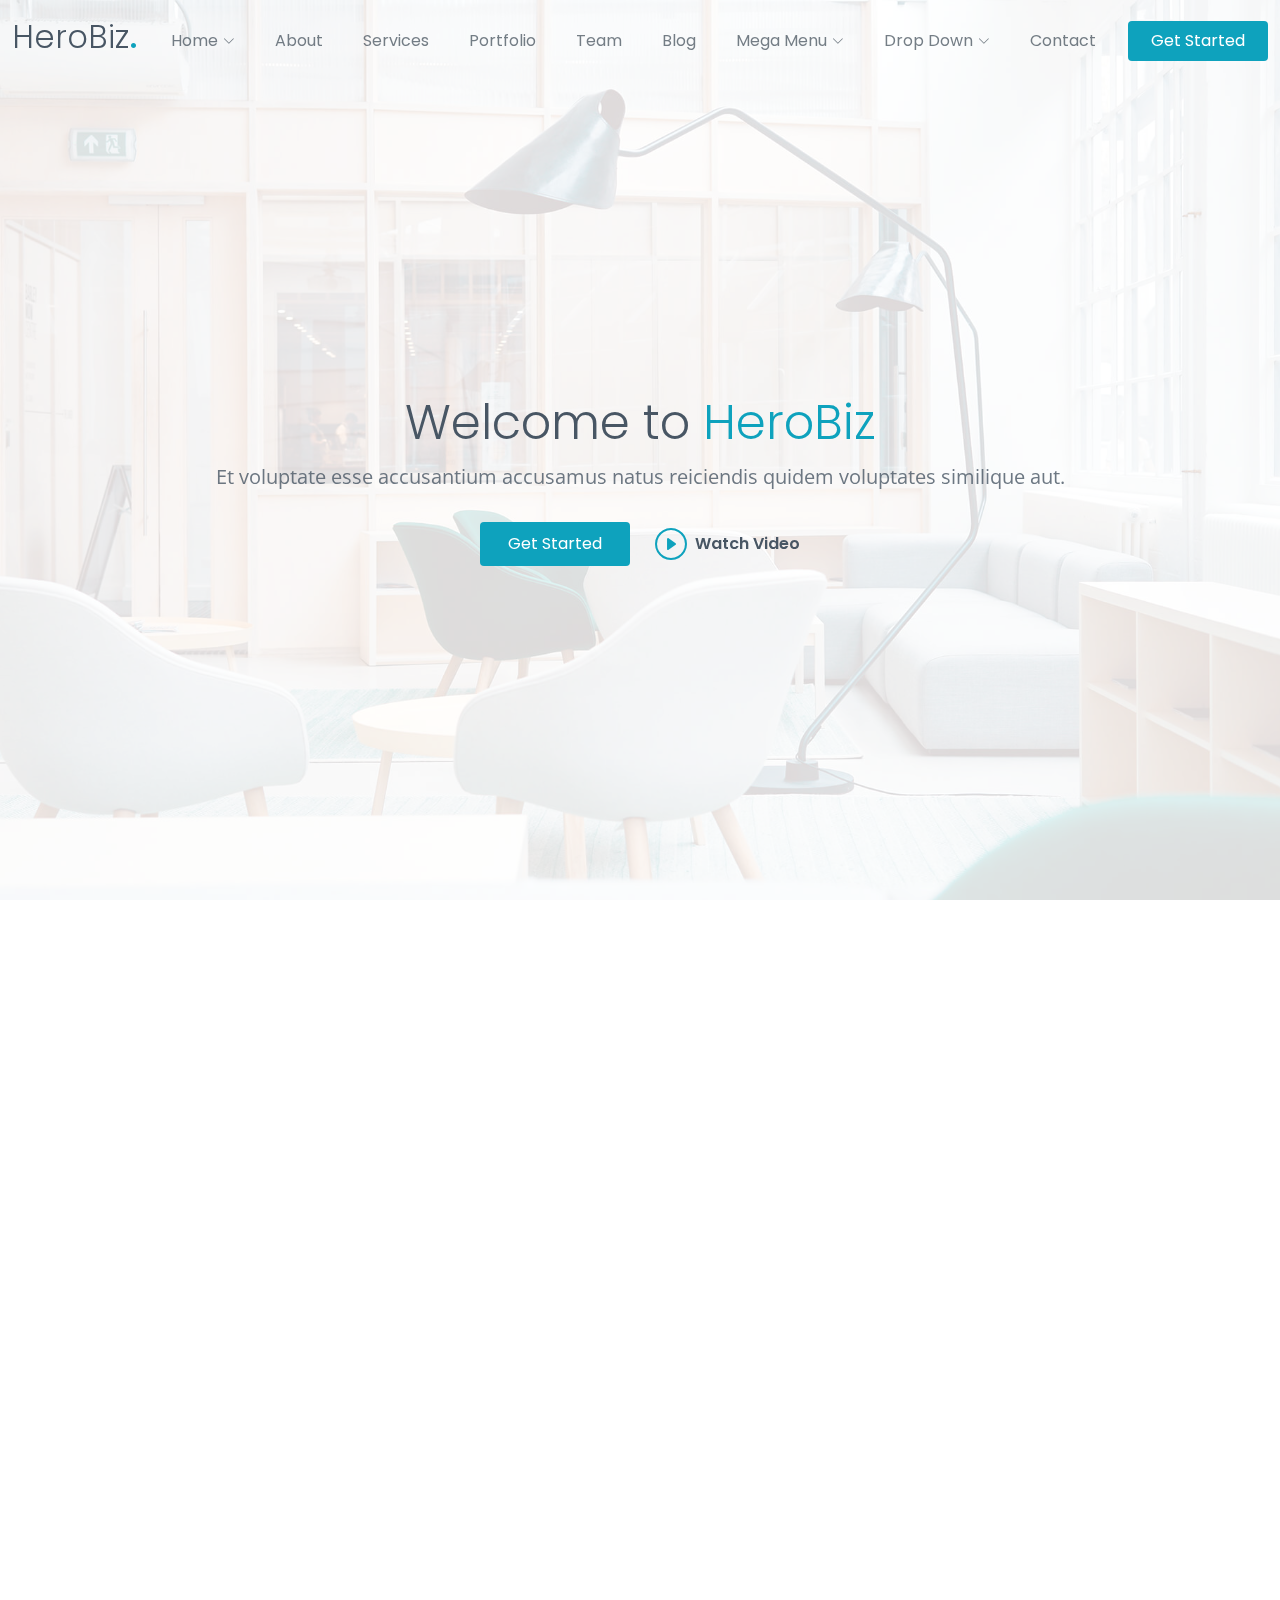
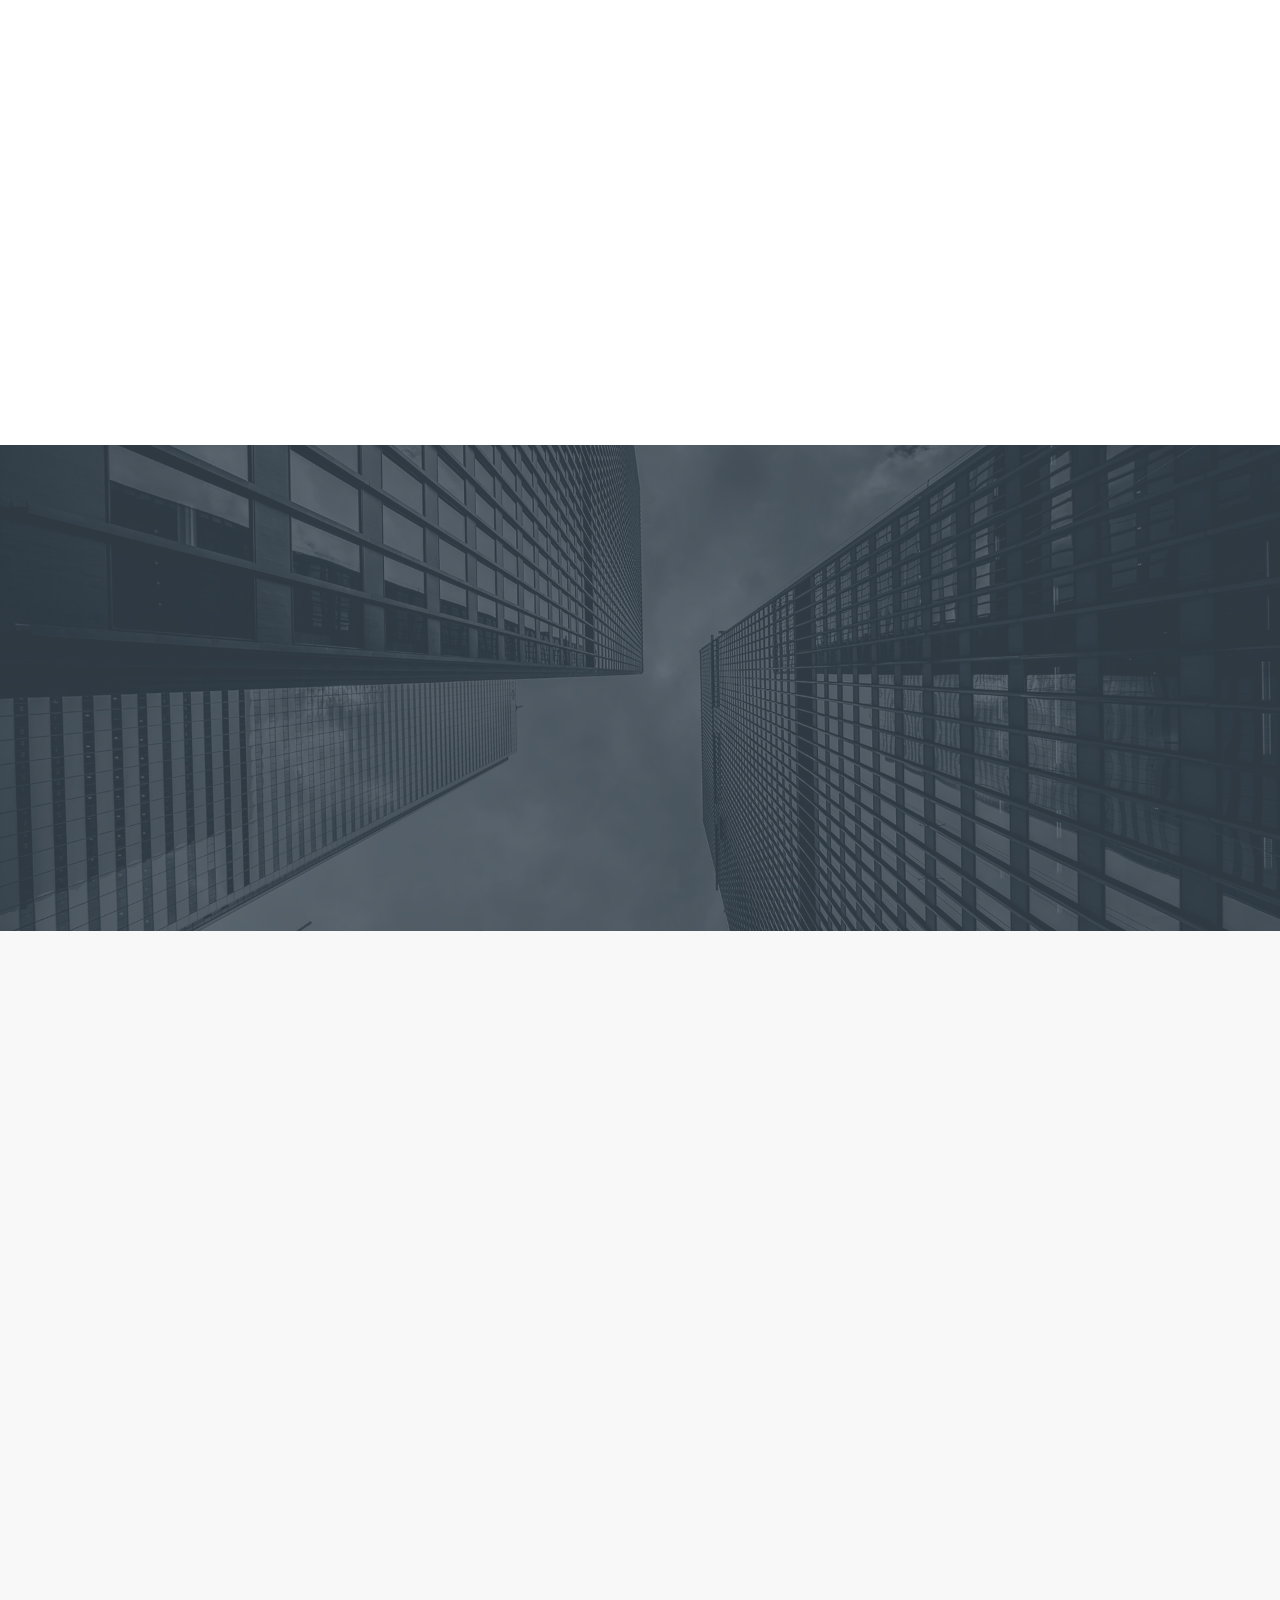
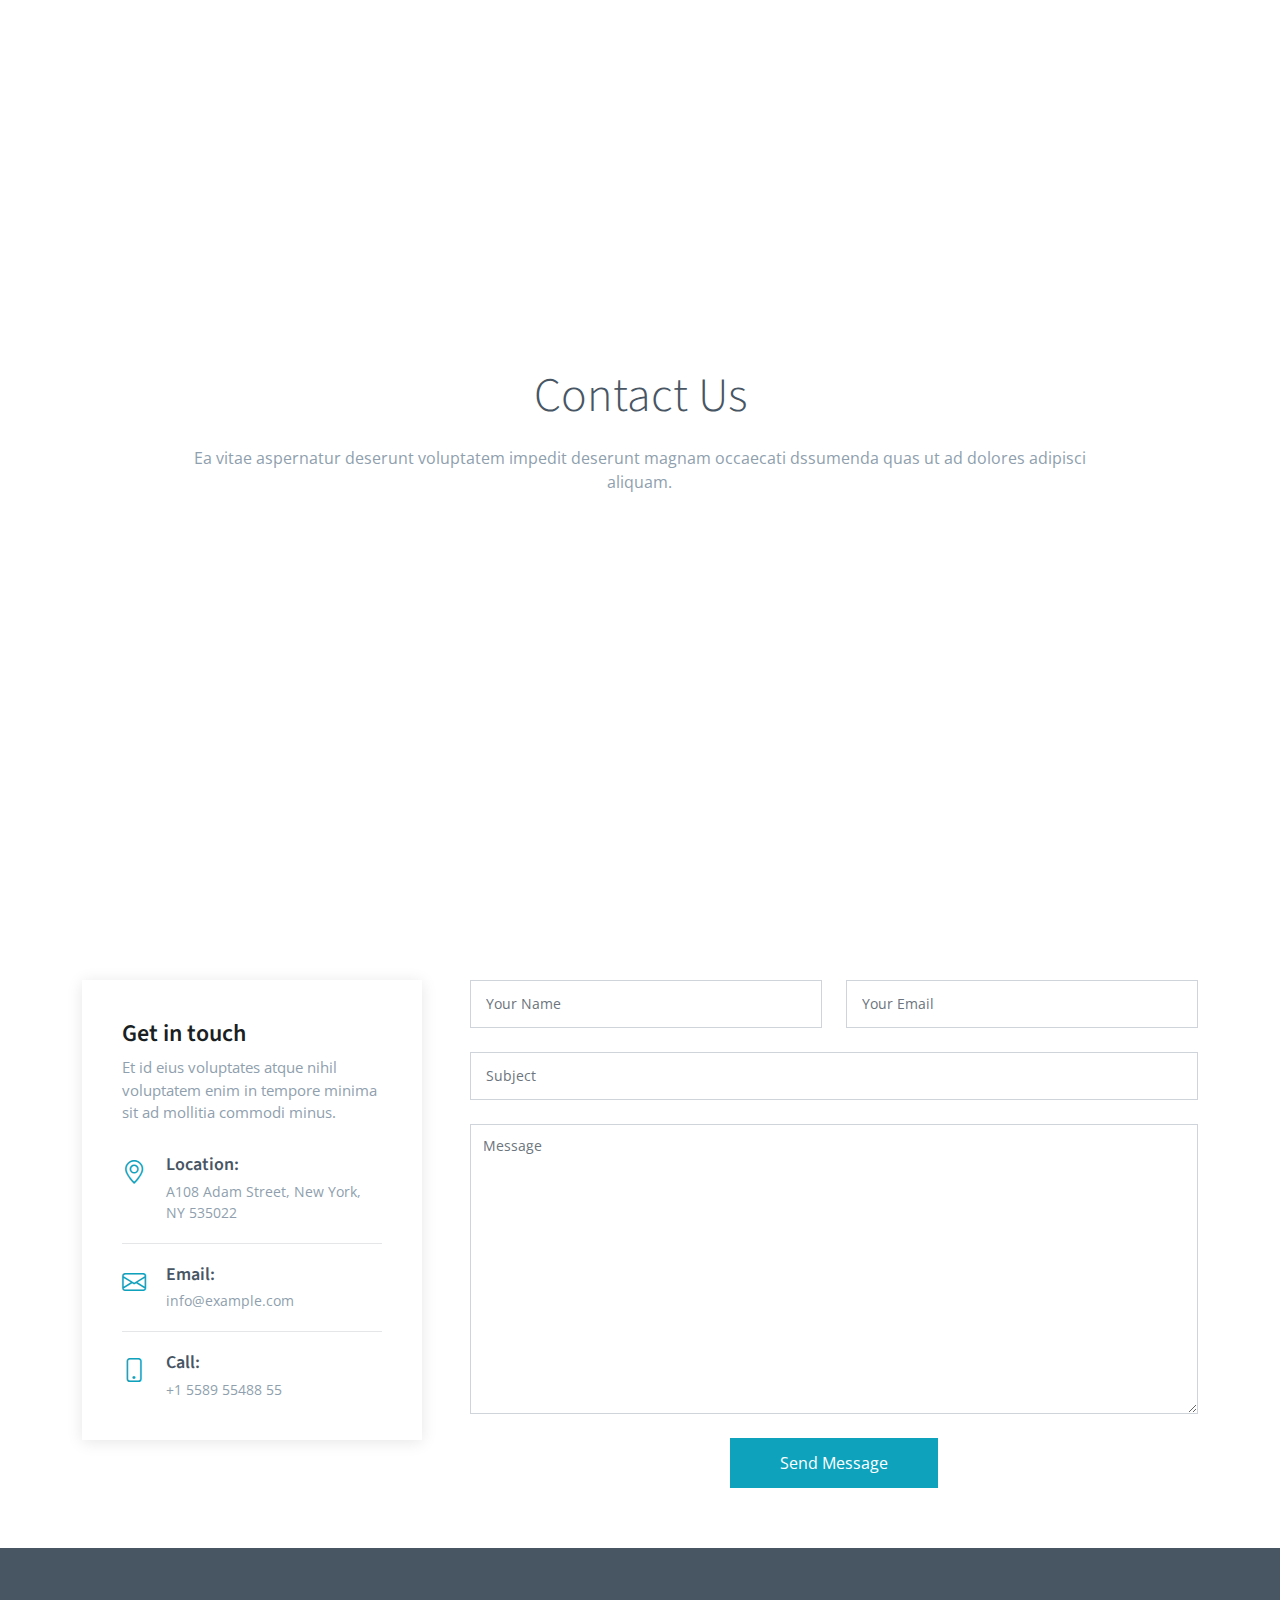
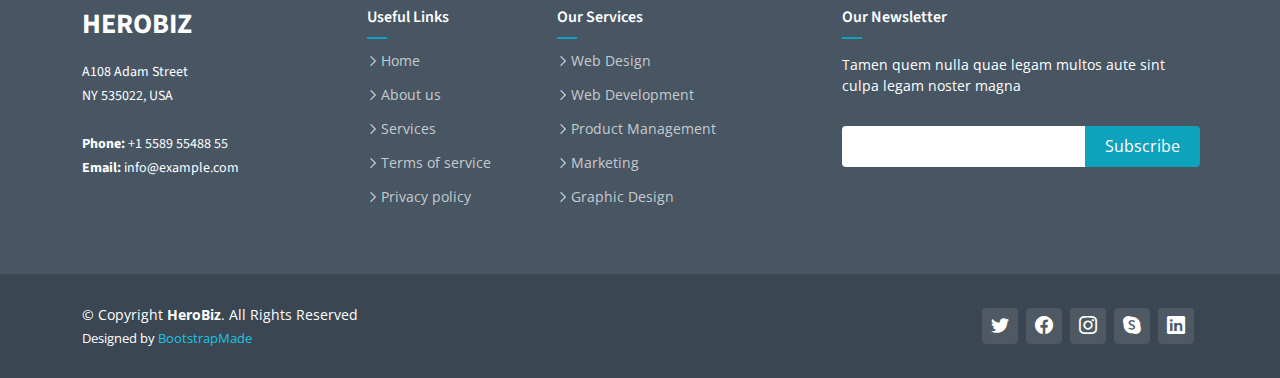
<file: index-3.html>
<!DOCTYPE html>
<html lang="en">

<head>
  <meta charset="utf-8">
  <meta content="width=device-width, initial-scale=1.0" name="viewport">

  <title>HeroBiz Bootstrap Template - Home 3</title>
  <meta content="" name="description">
  <meta content="" name="keywords">

  <!-- Favicons -->
  <link href="assets/img/favicon.png" rel="icon">
  <link href="assets/img/apple-touch-icon.png" rel="apple-touch-icon">

  <!-- Google Fonts -->
  <link rel="preconnect" href="https://fonts.googleapis.com">
  <link rel="preconnect" href="https://fonts.gstatic.com" crossorigin>
  <link href="https://fonts.googleapis.com/css2?family=Open+Sans:ital,wght@0,300;0,400;0,500;0,600;0,700;1,300;1,400;1,500;1,600;1,700&family=Poppins:ital,wght@0,300;0,400;0,500;0,600;0,700;1,300;1,400;1,500;1,600;1,700&family=Source+Sans+Pro:ital,wght@0,300;0,400;0,600;0,700;1,300;1,400;1,600;1,700&display=swap" rel="stylesheet">

  <!-- Vendor CSS Files -->
  <link href="assets/vendor/bootstrap/css/bootstrap.min.css" rel="stylesheet">
  <link href="assets/vendor/bootstrap-icons/bootstrap-icons.css" rel="stylesheet">
  <link href="assets/vendor/aos/aos.css" rel="stylesheet">
  <link href="assets/vendor/glightbox/css/glightbox.min.css" rel="stylesheet">
  <link href="assets/vendor/swiper/swiper-bundle.min.css" rel="stylesheet">

  <!-- Variables CSS Files. Uncomment your preferred color scheme -->
  <link href="assets/css/variables.css" rel="stylesheet">
  <!-- <link href="assets/css/variables-blue.css" rel="stylesheet"> -->
  <!-- <link href="assets/css/variables-green.css" rel="stylesheet"> -->
  <!-- <link href="assets/css/variables-orange.css" rel="stylesheet"> -->
  <!-- <link href="assets/css/variables-purple.css" rel="stylesheet"> -->
  <!-- <link href="assets/css/variables-red.css" rel="stylesheet"> -->
  <!-- <link href="assets/css/variables-pink.css" rel="stylesheet"> -->

  <!-- Template Main CSS File -->
  <link href="assets/css/main.css" rel="stylesheet">

  <!-- =======================================================
  * Template Name: HeroBiz - v2.3.0
  * Template URL: https://bootstrapmade.com/herobiz-bootstrap-business-template/
  * Author: BootstrapMade.com
  * License: https://bootstrapmade.com/license/
  ======================================================== -->
</head>

<body>

  <!-- ======= Header ======= -->
  <header id="header" class="header fixed-top" data-scrollto-offset="0">
    <div class="container-fluid d-flex align-items-center justify-content-between">

      <a href="index.html" class="logo d-flex align-items-center scrollto me-auto me-lg-0">
        <!-- Uncomment the line below if you also wish to use an image logo -->
        <!-- <img src="assets/img/logo.png" alt=""> -->
        <h1>HeroBiz<span>.</span></h1>
      </a>

      <nav id="navbar" class="navbar">
        <ul>

          <li class="dropdown"><a href="#"><span>Home</span> <i class="bi bi-chevron-down dropdown-indicator"></i></a>
            <ul>
              <li><a href="index.html">Home 1 - index.html</a></li>
              <li><a href="index-2.html">Home 2 - index-2.html</a></li>
              <li><a href="index-3.html" class="active">Home 3 - index-3.html</a></li>
              <li><a href="index-4.html">Home 4 - index-4.html</a></li>
            </ul>
          </li>

          <li><a class="nav-link scrollto" href="index.html#about">About</a></li>
          <li><a class="nav-link scrollto" href="index.html#services">Services</a></li>
          <li><a class="nav-link scrollto" href="index.html#portfolio">Portfolio</a></li>
          <li><a class="nav-link scrollto" href="index.html#team">Team</a></li>
          <li><a href="blog.html">Blog</a></li>
          <li class="dropdown megamenu"><a href="#"><span>Mega Menu</span> <i class="bi bi-chevron-down dropdown-indicator"></i></a>
            <ul>
              <li>
                <a href="#">Column 1 link 1</a>
                <a href="#">Column 1 link 2</a>
                <a href="#">Column 1 link 3</a>
              </li>
              <li>
                <a href="#">Column 2 link 1</a>
                <a href="#">Column 2 link 2</a>
                <a href="#">Column 3 link 3</a>
              </li>
              <li>
                <a href="#">Column 3 link 1</a>
                <a href="#">Column 3 link 2</a>
                <a href="#">Column 3 link 3</a>
              </li>
              <li>
                <a href="#">Column 4 link 1</a>
                <a href="#">Column 4 link 2</a>
                <a href="#">Column 4 link 3</a>
              </li>
            </ul>
          </li>
          <li class="dropdown"><a href="#"><span>Drop Down</span> <i class="bi bi-chevron-down dropdown-indicator"></i></a>
            <ul>
              <li><a href="#">Drop Down 1</a></li>
              <li class="dropdown"><a href="#"><span>Deep Drop Down</span> <i class="bi bi-chevron-down dropdown-indicator"></i></a>
                <ul>
                  <li><a href="#">Deep Drop Down 1</a></li>
                  <li><a href="#">Deep Drop Down 2</a></li>
                  <li><a href="#">Deep Drop Down 3</a></li>
                  <li><a href="#">Deep Drop Down 4</a></li>
                  <li><a href="#">Deep Drop Down 5</a></li>
                </ul>
              </li>
              <li><a href="#">Drop Down 2</a></li>
              <li><a href="#">Drop Down 3</a></li>
              <li><a href="#">Drop Down 4</a></li>
            </ul>
          </li>
          <li><a class="nav-link scrollto" href="index.html#contact">Contact</a></li>
        </ul>
        <i class="bi bi-list mobile-nav-toggle d-none"></i>
      </nav><!-- .navbar -->

      <a class="btn-getstarted scrollto" href="index.html#about">Get Started</a>

    </div>
  </header><!-- End Header -->

  <section id="hero-fullscreen" class="hero-fullscreen d-flex align-items-center">
    <div class="container d-flex flex-column align-items-center position-relative" data-aos="zoom-out">
      <h2>Welcome to <span>HeroBiz</span></h2>
      <p>Et voluptate esse accusantium accusamus natus reiciendis quidem voluptates similique aut.</p>
      <div class="d-flex">
        <a href="#about" class="btn-get-started scrollto">Get Started</a>
        <a href="https://www.youtube.com/watch?v=LXb3EKWsInQ" class="glightbox btn-watch-video d-flex align-items-center"><i class="bi bi-play-circle"></i><span>Watch Video</span></a>
      </div>
    </div>
  </section>

  <main id="main">

    <!-- ======= Featured Services Section ======= -->
    <section id="featured-services" class="featured-services">
      <div class="container">

        <div class="row gy-4">

          <div class="col-xl-3 col-md-6 d-flex" data-aos="zoom-out">
            <div class="service-item position-relative">
              <div class="icon"><i class="bi bi-activity icon"></i></div>
              <h4><a href="" class="stretched-link">Lorem Ipsum</a></h4>
              <p>Voluptatum deleniti atque corrupti quos dolores et quas molestias excepturi</p>
            </div>
          </div><!-- End Service Item -->

          <div class="col-xl-3 col-md-6 d-flex" data-aos="zoom-out" data-aos-delay="200">
            <div class="service-item position-relative">
              <div class="icon"><i class="bi bi-bounding-box-circles icon"></i></div>
              <h4><a href="" class="stretched-link">Sed ut perspici</a></h4>
              <p>Duis aute irure dolor in reprehenderit in voluptate velit esse cillum dolore</p>
            </div>
          </div><!-- End Service Item -->

          <div class="col-xl-3 col-md-6 d-flex" data-aos="zoom-out" data-aos-delay="400">
            <div class="service-item position-relative">
              <div class="icon"><i class="bi bi-calendar4-week icon"></i></div>
              <h4><a href="" class="stretched-link">Magni Dolores</a></h4>
              <p>Excepteur sint occaecat cupidatat non proident, sunt in culpa qui officia</p>
            </div>
          </div><!-- End Service Item -->

          <div class="col-xl-3 col-md-6 d-flex" data-aos="zoom-out" data-aos-delay="600">
            <div class="service-item position-relative">
              <div class="icon"><i class="bi bi-broadcast icon"></i></div>
              <h4><a href="" class="stretched-link">Nemo Enim</a></h4>
              <p>At vero eos et accusamus et iusto odio dignissimos ducimus qui blanditiis</p>
            </div>
          </div><!-- End Service Item -->

        </div>

      </div>
    </section><!-- End Featured Services Section -->

    <!-- ======= About Section ======= -->
    <section id="about" class="about">
      <div class="container" data-aos="fade-up">

        <div class="section-header">
          <h2>About Us</h2>
          <p>Architecto nobis eos vel nam quidem vitae temporibus voluptates qui hic deserunt iusto omnis nam voluptas asperiores sequi tenetur dolores incidunt enim voluptatem magnam cumque fuga.</p>
        </div>

        <div class="row g-4 g-lg-5" data-aos="fade-up" data-aos-delay="200">

          <div class="col-lg-5">
            <div class="about-img">
              <img src="assets/img/about.jpg" class="img-fluid" alt="">
            </div>
          </div>

          <div class="col-lg-7">
            <h3 class="pt-0 pt-lg-5">Neque officiis dolore maiores et exercitationem quae est seda lidera pat claero</h3>

            <!-- Tabs -->
            <ul class="nav nav-pills mb-3">
              <li><a class="nav-link active" data-bs-toggle="pill" href="#tab1">Saepe fuga</a></li>
              <li><a class="nav-link" data-bs-toggle="pill" href="#tab2">Voluptates</a></li>
              <li><a class="nav-link" data-bs-toggle="pill" href="#tab3">Corrupti</a></li>
            </ul><!-- End Tabs -->

            <!-- Tab Content -->
            <div class="tab-content">

              <div class="tab-pane fade show active" id="tab1">

                <p class="fst-italic">Consequuntur inventore voluptates consequatur aut vel et. Eos doloribus expedita. Sapiente atque consequatur minima nihil quae aspernatur quo suscipit voluptatem.</p>

                <div class="d-flex align-items-center mt-4">
                  <i class="bi bi-check2"></i>
                  <h4>Repudiandae rerum velit modi et officia quasi facilis</h4>
                </div>
                <p>Laborum omnis voluptates voluptas qui sit aliquam blanditiis. Sapiente minima commodi dolorum non eveniet magni quaerat nemo et.</p>

                <div class="d-flex align-items-center mt-4">
                  <i class="bi bi-check2"></i>
                  <h4>Incidunt non veritatis illum ea ut nisi</h4>
                </div>
                <p>Non quod totam minus repellendus autem sint velit. Rerum debitis facere soluta tenetur. Iure molestiae assumenda sunt qui inventore eligendi voluptates nisi at. Dolorem quo tempora. Quia et perferendis.</p>

                <div class="d-flex align-items-center mt-4">
                  <i class="bi bi-check2"></i>
                  <h4>Omnis ab quia nemo dignissimos rem eum quos..</h4>
                </div>
                <p>Eius alias aut cupiditate. Dolor voluptates animi ut blanditiis quos nam. Magnam officia aut ut alias quo explicabo ullam esse. Sunt magnam et dolorem eaque magnam odit enim quaerat. Vero error error voluptatem eum.</p>

              </div><!-- End Tab 1 Content -->

              <div class="tab-pane fade show" id="tab2">

                <p class="fst-italic">Consequuntur inventore voluptates consequatur aut vel et. Eos doloribus expedita. Sapiente atque consequatur minima nihil quae aspernatur quo suscipit voluptatem.</p>

                <div class="d-flex align-items-center mt-4">
                  <i class="bi bi-check2"></i>
                  <h4>Repudiandae rerum velit modi et officia quasi facilis</h4>
                </div>
                <p>Laborum omnis voluptates voluptas qui sit aliquam blanditiis. Sapiente minima commodi dolorum non eveniet magni quaerat nemo et.</p>

                <div class="d-flex align-items-center mt-4">
                  <i class="bi bi-check2"></i>
                  <h4>Incidunt non veritatis illum ea ut nisi</h4>
                </div>
                <p>Non quod totam minus repellendus autem sint velit. Rerum debitis facere soluta tenetur. Iure molestiae assumenda sunt qui inventore eligendi voluptates nisi at. Dolorem quo tempora. Quia et perferendis.</p>

                <div class="d-flex align-items-center mt-4">
                  <i class="bi bi-check2"></i>
                  <h4>Omnis ab quia nemo dignissimos rem eum quos..</h4>
                </div>
                <p>Eius alias aut cupiditate. Dolor voluptates animi ut blanditiis quos nam. Magnam officia aut ut alias quo explicabo ullam esse. Sunt magnam et dolorem eaque magnam odit enim quaerat. Vero error error voluptatem eum.</p>

              </div><!-- End Tab 2 Content -->

              <div class="tab-pane fade show" id="tab3">

                <p class="fst-italic">Consequuntur inventore voluptates consequatur aut vel et. Eos doloribus expedita. Sapiente atque consequatur minima nihil quae aspernatur quo suscipit voluptatem.</p>

                <div class="d-flex align-items-center mt-4">
                  <i class="bi bi-check2"></i>
                  <h4>Repudiandae rerum velit modi et officia quasi facilis</h4>
                </div>
                <p>Laborum omnis voluptates voluptas qui sit aliquam blanditiis. Sapiente minima commodi dolorum non eveniet magni quaerat nemo et.</p>

                <div class="d-flex align-items-center mt-4">
                  <i class="bi bi-check2"></i>
                  <h4>Incidunt non veritatis illum ea ut nisi</h4>
                </div>
                <p>Non quod totam minus repellendus autem sint velit. Rerum debitis facere soluta tenetur. Iure molestiae assumenda sunt qui inventore eligendi voluptates nisi at. Dolorem quo tempora. Quia et perferendis.</p>

                <div class="d-flex align-items-center mt-4">
                  <i class="bi bi-check2"></i>
                  <h4>Omnis ab quia nemo dignissimos rem eum quos..</h4>
                </div>
                <p>Eius alias aut cupiditate. Dolor voluptates animi ut blanditiis quos nam. Magnam officia aut ut alias quo explicabo ullam esse. Sunt magnam et dolorem eaque magnam odit enim quaerat. Vero error error voluptatem eum.</p>

              </div><!-- End Tab 3 Content -->

            </div>

          </div>

        </div>

      </div>
    </section><!-- End About Section -->

    <!-- ======= Clients Section ======= -->
    <section id="clients" class="clients">
      <div class="container" data-aos="zoom-out">

        <div class="clients-slider swiper">
          <div class="swiper-wrapper align-items-center">
            <div class="swiper-slide"><img src="assets/img/clients/client-1.png" class="img-fluid" alt=""></div>
            <div class="swiper-slide"><img src="assets/img/clients/client-2.png" class="img-fluid" alt=""></div>
            <div class="swiper-slide"><img src="assets/img/clients/client-3.png" class="img-fluid" alt=""></div>
            <div class="swiper-slide"><img src="assets/img/clients/client-4.png" class="img-fluid" alt=""></div>
            <div class="swiper-slide"><img src="assets/img/clients/client-5.png" class="img-fluid" alt=""></div>
            <div class="swiper-slide"><img src="assets/img/clients/client-6.png" class="img-fluid" alt=""></div>
            <div class="swiper-slide"><img src="assets/img/clients/client-7.png" class="img-fluid" alt=""></div>
            <div class="swiper-slide"><img src="assets/img/clients/client-8.png" class="img-fluid" alt=""></div>
          </div>
        </div>

      </div>
    </section><!-- End Clients Section -->

    <!-- ======= Call To Action Section ======= -->
    <section id="cta" class="cta">
      <div class="container" data-aos="zoom-out">

        <div class="row g-5">

          <div class="col-lg-8 col-md-6 content d-flex flex-column justify-content-center order-last order-md-first">
            <h3>Alias sunt quas <em>Cupiditate</em> oluptas hic minima</h3>
            <p> Duis aute irure dolor in reprehenderit in voluptate velit esse cillum dolore eu fugiat nulla pariatur. Excepteur sint occaecat cupidatat non proident, sunt in culpa qui officia deserunt mollit anim id est laborum.</p>
            <a class="cta-btn align-self-start" href="#">Call To Action</a>
          </div>

          <div class="col-lg-4 col-md-6 order-first order-md-last d-flex align-items-center">
            <div class="img">
              <img src="assets/img/cta.jpg" alt="" class="img-fluid">
            </div>
          </div>

        </div>

      </div>
    </section><!-- End Call To Action Section -->

    <!-- ======= On Focus Section ======= -->
    <section id="onfocus" class="onfocus">
      <div class="container-fluid p-0" data-aos="fade-up">

        <div class="row g-0">
          <div class="col-lg-6 video-play position-relative">
            <a href="https://www.youtube.com/watch?v=LXb3EKWsInQ" class="glightbox play-btn"></a>
          </div>
          <div class="col-lg-6">
            <div class="content d-flex flex-column justify-content-center h-100">
              <h3>Voluptatem dignissimos provident quasi corporis</h3>
              <p class="fst-italic">
                Lorem ipsum dolor sit amet, consectetur adipiscing elit, sed do eiusmod tempor incididunt ut labore et dolore
                magna aliqua.
              </p>
              <ul>
                <li><i class="bi bi-check-circle"></i> Ullamco laboris nisi ut aliquip ex ea commodo consequat.</li>
                <li><i class="bi bi-check-circle"></i> Duis aute irure dolor in reprehenderit in voluptate velit.</li>
                <li><i class="bi bi-check-circle"></i> Ullamco laboris nisi ut aliquip ex ea commodo consequat. Duis aute irure dolor in reprehenderit in voluptate trideta storacalaperda mastiro dolore eu fugiat nulla pariatur.</li>
              </ul>
              <a href="#" class="read-more align-self-start"><span>Read More</span><i class="bi bi-arrow-right"></i></a>
            </div>
          </div>
        </div>

      </div>
    </section><!-- End On Focus Section -->

    <!-- ======= Features Section ======= -->
    <section id="features" class="features">
      <div class="container" data-aos="fade-up">

        <ul class="nav nav-tabs row gy-4 d-flex">

          <li class="nav-item col-6 col-md-4 col-lg-2">
            <a class="nav-link active show" data-bs-toggle="tab" data-bs-target="#tab-1">
              <i class="bi bi-binoculars color-cyan"></i>
              <h4>Modinest</h4>
            </a>
          </li><!-- End Tab 1 Nav -->

          <li class="nav-item col-6 col-md-4 col-lg-2">
            <a class="nav-link" data-bs-toggle="tab" data-bs-target="#tab-2">
              <i class="bi bi-box-seam color-indigo"></i>
              <h4>Undaesenti</h4>
            </a>
          </li><!-- End Tab 2 Nav -->

          <li class="nav-item col-6 col-md-4 col-lg-2">
            <a class="nav-link" data-bs-toggle="tab" data-bs-target="#tab-3">
              <i class="bi bi-brightness-high color-teal"></i>
              <h4>Pariatur</h4>
            </a>
          </li><!-- End Tab 3 Nav -->

          <li class="nav-item col-6 col-md-4 col-lg-2">
            <a class="nav-link" data-bs-toggle="tab" data-bs-target="#tab-4">
              <i class="bi bi-command color-red"></i>
              <h4>Nostrum</h4>
            </a>
          </li><!-- End Tab 4 Nav -->

          <li class="nav-item col-6 col-md-4 col-lg-2">
            <a class="nav-link" data-bs-toggle="tab" data-bs-target="#tab-5">
              <i class="bi bi-easel color-blue"></i>
              <h4>Adipiscing</h4>
            </a>
          </li><!-- End Tab 5 Nav -->

          <li class="nav-item col-6 col-md-4 col-lg-2">
            <a class="nav-link" data-bs-toggle="tab" data-bs-target="#tab-6">
              <i class="bi bi-map color-orange"></i>
              <h4>Reprehit</h4>
            </a>
          </li><!-- End Tab 6 Nav -->

        </ul>

        <div class="tab-content">

          <div class="tab-pane active show" id="tab-1">
            <div class="row gy-4">
              <div class="col-lg-8 order-2 order-lg-1" data-aos="fade-up" data-aos-delay="100">
                <h3>Modinest</h3>
                <p class="fst-italic">
                  Lorem ipsum dolor sit amet, consectetur adipiscing elit, sed do eiusmod tempor incididunt ut labore et dolore
                  magna aliqua.
                </p>
                <ul>
                  <li><i class="bi bi-check-circle-fill"></i> Ullamco laboris nisi ut aliquip ex ea commodo consequat.</li>
                  <li><i class="bi bi-check-circle-fill"></i> Duis aute irure dolor in reprehenderit in voluptate velit.</li>
                  <li><i class="bi bi-check-circle-fill"></i> Ullamco laboris nisi ut aliquip ex ea commodo consequat. Duis aute irure dolor in reprehenderit in voluptate trideta storacalaperda mastiro dolore eu fugiat nulla pariatur.</li>
                </ul>
                <p>
                  Ullamco laboris nisi ut aliquip ex ea commodo consequat. Duis aute irure dolor in reprehenderit in voluptate
                  velit esse cillum dolore eu fugiat nulla pariatur. Excepteur sint occaecat cupidatat non proident, sunt in
                  culpa qui officia deserunt mollit anim id est laborum
                </p>
              </div>
              <div class="col-lg-4 order-1 order-lg-2 text-center" data-aos="fade-up" data-aos-delay="200">
                <img src="assets/img/features-1.svg" alt="" class="img-fluid">
              </div>
            </div>
          </div><!-- End Tab Content 1 -->

          <div class="tab-pane" id="tab-2">
            <div class="row gy-4">
              <div class="col-lg-8 order-2 order-lg-1">
                <h3>Undaesenti</h3>
                <p>
                  Ullamco laboris nisi ut aliquip ex ea commodo consequat. Duis aute irure dolor in reprehenderit in voluptate
                  velit esse cillum dolore eu fugiat nulla pariatur. Excepteur sint occaecat cupidatat non proident, sunt in
                  culpa qui officia deserunt mollit anim id est laborum
                </p>
                <p class="fst-italic">
                  Lorem ipsum dolor sit amet, consectetur adipiscing elit, sed do eiusmod tempor incididunt ut labore et dolore
                  magna aliqua.
                </p>
                <ul>
                  <li><i class="bi bi-check-circle-fill"></i> Ullamco laboris nisi ut aliquip ex ea commodo consequat.</li>
                  <li><i class="bi bi-check-circle-fill"></i> Duis aute irure dolor in reprehenderit in voluptate velit.</li>
                  <li><i class="bi bi-check-circle-fill"></i> Provident mollitia neque rerum asperiores dolores quos qui a. Ipsum neque dolor voluptate nisi sed.</li>
                  <li><i class="bi bi-check-circle-fill"></i> Ullamco laboris nisi ut aliquip ex ea commodo consequat. Duis aute irure dolor in reprehenderit in voluptate trideta storacalaperda mastiro dolore eu fugiat nulla pariatur.</li>
                </ul>
              </div>
              <div class="col-lg-4 order-1 order-lg-2 text-center">
                <img src="assets/img/features-2.svg" alt="" class="img-fluid">
              </div>
            </div>
          </div><!-- End Tab Content 2 -->

          <div class="tab-pane" id="tab-3">
            <div class="row gy-4">
              <div class="col-lg-8 order-2 order-lg-1">
                <h3>Pariatur</h3>
                <p>
                  Ullamco laboris nisi ut aliquip ex ea commodo consequat. Duis aute irure dolor in reprehenderit in voluptate
                  velit esse cillum dolore eu fugiat nulla pariatur. Excepteur sint occaecat cupidatat non proident, sunt in
                  culpa qui officia deserunt mollit anim id est laborum
                </p>
                <ul>
                  <li><i class="bi bi-check-circle-fill"></i> Ullamco laboris nisi ut aliquip ex ea commodo consequat.</li>
                  <li><i class="bi bi-check-circle-fill"></i> Duis aute irure dolor in reprehenderit in voluptate velit.</li>
                  <li><i class="bi bi-check-circle-fill"></i> Provident mollitia neque rerum asperiores dolores quos qui a. Ipsum neque dolor voluptate nisi sed.</li>
                </ul>
                <p class="fst-italic">
                  Lorem ipsum dolor sit amet, consectetur adipiscing elit, sed do eiusmod tempor incididunt ut labore et dolore
                  magna aliqua.
                </p>
              </div>
              <div class="col-lg-4 order-1 order-lg-2 text-center">
                <img src="assets/img/features-3.svg" alt="" class="img-fluid">
              </div>
            </div>
          </div><!-- End Tab Content 3 -->

          <div class="tab-pane" id="tab-4">
            <div class="row gy-4">
              <div class="col-lg-8 order-2 order-lg-1">
                <h3>Nostrum</h3>
                <p>
                  Ullamco laboris nisi ut aliquip ex ea commodo consequat. Duis aute irure dolor in reprehenderit in voluptate
                  velit esse cillum dolore eu fugiat nulla pariatur. Excepteur sint occaecat cupidatat non proident, sunt in
                  culpa qui officia deserunt mollit anim id est laborum
                </p>
                <p class="fst-italic">
                  Lorem ipsum dolor sit amet, consectetur adipiscing elit, sed do eiusmod tempor incididunt ut labore et dolore
                  magna aliqua.
                </p>
                <ul>
                  <li><i class="bi bi-check-circle-fill"></i> Ullamco laboris nisi ut aliquip ex ea commodo consequat.</li>
                  <li><i class="bi bi-check-circle-fill"></i> Duis aute irure dolor in reprehenderit in voluptate velit.</li>
                  <li><i class="bi bi-check-circle-fill"></i> Ullamco laboris nisi ut aliquip ex ea commodo consequat. Duis aute irure dolor in reprehenderit in voluptate trideta storacalaperda mastiro dolore eu fugiat nulla pariatur.</li>
                </ul>
              </div>
              <div class="col-lg-4 order-1 order-lg-2 text-center">
                <img src="assets/img/features-4.svg" alt="" class="img-fluid">
              </div>
            </div>
          </div><!-- End Tab Content 4 -->

          <div class="tab-pane" id="tab-5">
            <div class="row gy-4">
              <div class="col-lg-8 order-2 order-lg-1">
                <h3>Adipiscing</h3>
                <p>
                  Ullamco laboris nisi ut aliquip ex ea commodo consequat. Duis aute irure dolor in reprehenderit in voluptate
                  velit esse cillum dolore eu fugiat nulla pariatur. Excepteur sint occaecat cupidatat non proident, sunt in
                  culpa qui officia deserunt mollit anim id est laborum
                </p>
                <p class="fst-italic">
                  Lorem ipsum dolor sit amet, consectetur adipiscing elit, sed do eiusmod tempor incididunt ut labore et dolore
                  magna aliqua.
                </p>
                <ul>
                  <li><i class="bi bi-check-circle-fill"></i> Ullamco laboris nisi ut aliquip ex ea commodo consequat.</li>
                  <li><i class="bi bi-check-circle-fill"></i> Duis aute irure dolor in reprehenderit in voluptate velit.</li>
                  <li><i class="bi bi-check-circle-fill"></i> Ullamco laboris nisi ut aliquip ex ea commodo consequat. Duis aute irure dolor in reprehenderit in voluptate trideta storacalaperda mastiro dolore eu fugiat nulla pariatur.</li>
                </ul>
              </div>
              <div class="col-lg-4 order-1 order-lg-2 text-center">
                <img src="assets/img/features-5.svg" alt="" class="img-fluid">
              </div>
            </div>
          </div><!-- End Tab Content 5 -->

          <div class="tab-pane" id="tab-6">
            <div class="row gy-4">
              <div class="col-lg-8 order-2 order-lg-1">
                <h3>Reprehit</h3>
                <p>
                  Ullamco laboris nisi ut aliquip ex ea commodo consequat. Duis aute irure dolor in reprehenderit in voluptate
                  velit esse cillum dolore eu fugiat nulla pariatur. Excepteur sint occaecat cupidatat non proident, sunt in
                  culpa qui officia deserunt mollit anim id est laborum
                </p>
                <p class="fst-italic">
                  Lorem ipsum dolor sit amet, consectetur adipiscing elit, sed do eiusmod tempor incididunt ut labore et dolore
                  magna aliqua.
                </p>
                <ul>
                  <li><i class="bi bi-check-circle-fill"></i> Ullamco laboris nisi ut aliquip ex ea commodo consequat.</li>
                  <li><i class="bi bi-check-circle-fill"></i> Duis aute irure dolor in reprehenderit in voluptate velit.</li>
                  <li><i class="bi bi-check-circle-fill"></i> Ullamco laboris nisi ut aliquip ex ea commodo consequat. Duis aute irure dolor in reprehenderit in voluptate trideta storacalaperda mastiro dolore eu fugiat nulla pariatur.</li>
                </ul>
              </div>
              <div class="col-lg-4 order-1 order-lg-2 text-center">
                <img src="assets/img/features-6.svg" alt="" class="img-fluid">
              </div>
            </div>
          </div><!-- End Tab Content 6 -->

        </div>

      </div>
    </section><!-- End Features Section -->

    <!-- ======= Services Section ======= -->
    <section id="services" class="services">
      <div class="container" data-aos="fade-up">

        <div class="section-header">
          <h2>Our Services</h2>
          <p>Ea vitae aspernatur deserunt voluptatem impedit deserunt magnam occaecati dssumenda quas ut ad dolores adipisci aliquam.</p>
        </div>

        <div class="row gy-5">

          <div class="col-xl-4 col-md-6" data-aos="zoom-in" data-aos-delay="200">
            <div class="service-item">
              <div class="img">
                <img src="assets/img/services-1.jpg" class="img-fluid" alt="">
              </div>
              <div class="details position-relative">
                <div class="icon">
                  <i class="bi bi-activity"></i>
                </div>
                <a href="#" class="stretched-link">
                  <h3>Nesciunt Mete</h3>
                </a>
                <p>Provident nihil minus qui consequatur non omnis maiores. Eos accusantium minus dolores iure perferendis.</p>
              </div>
            </div>
          </div><!-- End Service Item -->

          <div class="col-xl-4 col-md-6" data-aos="zoom-in" data-aos-delay="300">
            <div class="service-item">
              <div class="img">
                <img src="assets/img/services-2.jpg" class="img-fluid" alt="">
              </div>
              <div class="details position-relative">
                <div class="icon">
                  <i class="bi bi-broadcast"></i>
                </div>
                <a href="#" class="stretched-link">
                  <h3>Eosle Commodi</h3>
                </a>
                <p>Ut autem aut autem non a. Sint sint sit facilis nam iusto sint. Libero corrupti neque eum hic non ut nesciunt dolorem.</p>
              </div>
            </div>
          </div><!-- End Service Item -->

          <div class="col-xl-4 col-md-6" data-aos="zoom-in" data-aos-delay="400">
            <div class="service-item">
              <div class="img">
                <img src="assets/img/services-3.jpg" class="img-fluid" alt="">
              </div>
              <div class="details position-relative">
                <div class="icon">
                  <i class="bi bi-easel"></i>
                </div>
                <a href="#" class="stretched-link">
                  <h3>Ledo Markt</h3>
                </a>
                <p>Ut excepturi voluptatem nisi sed. Quidem fuga consequatur. Minus ea aut. Vel qui id voluptas adipisci eos earum corrupti.</p>
              </div>
            </div>
          </div><!-- End Service Item -->

          <div class="col-xl-4 col-md-6" data-aos="zoom-in" data-aos-delay="500">
            <div class="service-item">
              <div class="img">
                <img src="assets/img/services-4.jpg" class="img-fluid" alt="">
              </div>
              <div class="details position-relative">
                <div class="icon">
                  <i class="bi bi-bounding-box-circles"></i>
                </div>
                <a href="#" class="stretched-link">
                  <h3>Asperiores Commodit</h3>
                </a>
                <p>Non et temporibus minus omnis sed dolor esse consequatur. Cupiditate sed error ea fuga sit provident adipisci neque.</p>
                <a href="#" class="stretched-link"></a>
              </div>
            </div>
          </div><!-- End Service Item -->

          <div class="col-xl-4 col-md-6" data-aos="zoom-in" data-aos-delay="600">
            <div class="service-item">
              <div class="img">
                <img src="assets/img/services-5.jpg" class="img-fluid" alt="">
              </div>
              <div class="details position-relative">
                <div class="icon">
                  <i class="bi bi-calendar4-week"></i>
                </div>
                <a href="#" class="stretched-link">
                  <h3>Velit Doloremque</h3>
                </a>
                <p>Cumque et suscipit saepe. Est maiores autem enim facilis ut aut ipsam corporis aut. Sed animi at autem alias eius labore.</p>
                <a href="#" class="stretched-link"></a>
              </div>
            </div>
          </div><!-- End Service Item -->

          <div class="col-xl-4 col-md-6" data-aos="zoom-in" data-aos-delay="700">
            <div class="service-item">
              <div class="img">
                <img src="assets/img/services-6.jpg" class="img-fluid" alt="">
              </div>
              <div class="details position-relative">
                <div class="icon">
                  <i class="bi bi-chat-square-text"></i>
                </div>
                <a href="#" class="stretched-link">
                  <h3>Dolori Architecto</h3>
                </a>
                <p>Hic molestias ea quibusdam eos. Fugiat enim doloremque aut neque non et debitis iure. Corrupti recusandae ducimus enim.</p>
                <a href="#" class="stretched-link"></a>
              </div>
            </div>
          </div><!-- End Service Item -->

        </div>

      </div>
    </section><!-- End Services Section -->

    <!-- ======= Testimonials Section ======= -->
    <section id="testimonials" class="testimonials">
      <div class="container" data-aos="fade-up">

        <div class="testimonials-slider swiper">
          <div class="swiper-wrapper">

            <div class="swiper-slide">
              <div class="testimonial-item">
                <img src="assets/img/testimonials/testimonials-1.jpg" class="testimonial-img" alt="">
                <h3>Saul Goodman</h3>
                <h4>Ceo &amp; Founder</h4>
                <div class="stars">
                  <i class="bi bi-star-fill"></i><i class="bi bi-star-fill"></i><i class="bi bi-star-fill"></i><i class="bi bi-star-fill"></i><i class="bi bi-star-fill"></i>
                </div>
                <p>
                  <i class="bi bi-quote quote-icon-left"></i>
                  Proin iaculis purus consequat sem cure digni ssim donec porttitora entum suscipit rhoncus. Accusantium quam, ultricies eget id, aliquam eget nibh et. Maecen aliquam, risus at semper.
                  <i class="bi bi-quote quote-icon-right"></i>
                </p>
              </div>
            </div><!-- End testimonial item -->

            <div class="swiper-slide">
              <div class="testimonial-item">
                <img src="assets/img/testimonials/testimonials-2.jpg" class="testimonial-img" alt="">
                <h3>Sara Wilsson</h3>
                <h4>Designer</h4>
                <div class="stars">
                  <i class="bi bi-star-fill"></i><i class="bi bi-star-fill"></i><i class="bi bi-star-fill"></i><i class="bi bi-star-fill"></i><i class="bi bi-star-fill"></i>
                </div>
                <p>
                  <i class="bi bi-quote quote-icon-left"></i>
                  Export tempor illum tamen malis malis eram quae irure esse labore quem cillum quid cillum eram malis quorum velit fore eram velit sunt aliqua noster fugiat irure amet legam anim culpa.
                  <i class="bi bi-quote quote-icon-right"></i>
                </p>
              </div>
            </div><!-- End testimonial item -->

            <div class="swiper-slide">
              <div class="testimonial-item">
                <img src="assets/img/testimonials/testimonials-3.jpg" class="testimonial-img" alt="">
                <h3>Jena Karlis</h3>
                <h4>Store Owner</h4>
                <div class="stars">
                  <i class="bi bi-star-fill"></i><i class="bi bi-star-fill"></i><i class="bi bi-star-fill"></i><i class="bi bi-star-fill"></i><i class="bi bi-star-fill"></i>
                </div>
                <p>
                  <i class="bi bi-quote quote-icon-left"></i>
                  Enim nisi quem export duis labore cillum quae magna enim sint quorum nulla quem veniam duis minim tempor labore quem eram duis noster aute amet eram fore quis sint minim.
                  <i class="bi bi-quote quote-icon-right"></i>
                </p>
              </div>
            </div><!-- End testimonial item -->

            <div class="swiper-slide">
              <div class="testimonial-item">
                <img src="assets/img/testimonials/testimonials-4.jpg" class="testimonial-img" alt="">
                <h3>Matt Brandon</h3>
                <h4>Freelancer</h4>
                <div class="stars">
                  <i class="bi bi-star-fill"></i><i class="bi bi-star-fill"></i><i class="bi bi-star-fill"></i><i class="bi bi-star-fill"></i><i class="bi bi-star-fill"></i>
                </div>
                <p>
                  <i class="bi bi-quote quote-icon-left"></i>
                  Fugiat enim eram quae cillum dolore dolor amet nulla culpa multos export minim fugiat minim velit minim dolor enim duis veniam ipsum anim magna sunt elit fore quem dolore labore illum veniam.
                  <i class="bi bi-quote quote-icon-right"></i>
                </p>
              </div>
            </div><!-- End testimonial item -->

            <div class="swiper-slide">
              <div class="testimonial-item">
                <img src="assets/img/testimonials/testimonials-5.jpg" class="testimonial-img" alt="">
                <h3>John Larson</h3>
                <h4>Entrepreneur</h4>
                <div class="stars">
                  <i class="bi bi-star-fill"></i><i class="bi bi-star-fill"></i><i class="bi bi-star-fill"></i><i class="bi bi-star-fill"></i><i class="bi bi-star-fill"></i>
                </div>
                <p>
                  <i class="bi bi-quote quote-icon-left"></i>
                  Quis quorum aliqua sint quem legam fore sunt eram irure aliqua veniam tempor noster veniam enim culpa labore duis sunt culpa nulla illum cillum fugiat legam esse veniam culpa fore nisi cillum quid.
                  <i class="bi bi-quote quote-icon-right"></i>
                </p>
              </div>
            </div><!-- End testimonial item -->

          </div>
          <div class="swiper-pagination"></div>
        </div>

      </div>
    </section><!-- End Testimonials Section -->

    <!-- ======= Pricing Section ======= -->
    <section id="pricing" class="pricing">
      <div class="container" data-aos="fade-up">

        <div class="section-header">
          <h2>Our Pricing</h2>
          <p>Architecto nobis eos vel nam quidem vitae temporibus voluptates qui hic deserunt iusto omnis nam voluptas asperiores sequi tenetur dolores incidunt enim voluptatem magnam cumque fuga.</p>
        </div>

        <div class="row gy-4">

          <div class="col-lg-4" data-aos="zoom-in" data-aos-delay="200">
            <div class="pricing-item">

              <div class="pricing-header">
                <h3>Free Plan</h3>
                <h4><sup>$</sup>0<span> / month</span></h4>
              </div>

              <ul>
                <li><i class="bi bi-dot"></i> <span>Quam adipiscing vitae proin</span></li>
                <li><i class="bi bi-dot"></i> <span>Nec feugiat nisl pretium</span></li>
                <li><i class="bi bi-dot"></i> <span>Nulla at volutpat diam uteera</span></li>
                <li class="na"><i class="bi bi-x"></i> <span>Pharetra massa massa ultricies</span></li>
                <li class="na"><i class="bi bi-x"></i> <span>Massa ultricies mi quis hendrerit</span></li>
              </ul>

              <div class="text-center mt-auto">
                <a href="#" class="buy-btn">Buy Now</a>
              </div>

            </div>
          </div><!-- End Pricing Item -->

          <div class="col-lg-4" data-aos="zoom-in" data-aos-delay="400">
            <div class="pricing-item featured">

              <div class="pricing-header">
                <h3>Business Plan</h3>
                <h4><sup>$</sup>29<span> / month</span></h4>
              </div>

              <ul>
                <li><i class="bi bi-dot"></i> <span>Quam adipiscing vitae proin</span></li>
                <li><i class="bi bi-dot"></i> <span>Nec feugiat nisl pretium</span></li>
                <li><i class="bi bi-dot"></i> <span>Nulla at volutpat diam uteera</spa>
                </li>
                <li><i class="bi bi-dot"></i> <span>Pharetra massa massa ultricies</spa>
                </li>
                <li><i class="bi bi-dot"></i> <span>Massa ultricies mi quis hendrerit</span></li>
              </ul>

              <div class="text-center mt-auto">
                <a href="#" class="buy-btn">Buy Now</a>
              </div>

            </div>
          </div><!-- End Pricing Item -->

          <div class="col-lg-4" data-aos="zoom-in" data-aos-delay="600">
            <div class="pricing-item">

              <div class="pricing-header">
                <h3>Developer Plan</h3>
                <h4><sup>$</sup>49<span> / month</span></h4>
              </div>

              <ul>
                <li><i class="bi bi-dot"></i> <span>Quam adipiscing vitae proin</span></li>
                <li><i class="bi bi-dot"></i> <span>Nec feugiat nisl pretium</span></li>
                <li><i class="bi bi-dot"></i> <span>Nulla at volutpat diam uteera</span></li>
                <li><i class="bi bi-dot"></i> <span>Pharetra massa massa ultricies</span></li>
                <li><i class="bi bi-dot"></i> <span>Massa ultricies mi quis hendrerit</span></li>
              </ul>

              <div class="text-center mt-auto">
                <a href="#" class="buy-btn">Buy Now</a>
              </div>

            </div>
          </div><!-- End Pricing Item -->

        </div>

      </div>
    </section><!-- End Pricing Section -->

    <!-- ======= F.A.Q Section ======= -->
    <section id="faq" class="faq">
      <div class="container-fluid" data-aos="fade-up">

        <div class="row gy-4">

          <div class="col-lg-7 d-flex flex-column justify-content-center align-items-stretch  order-2 order-lg-1">

            <div class="content px-xl-5">
              <h3>Frequently Asked <strong>Questions</strong></h3>
              <p>
                Lorem ipsum dolor sit amet, consectetur adipiscing elit, sed do eiusmod tempor incididunt ut labore et dolore magna aliqua. Duis aute irure dolor in reprehenderit
              </p>
            </div>

            <div class="accordion accordion-flush px-xl-5" id="faqlist">

              <div class="accordion-item" data-aos="fade-up" data-aos-delay="200">
                <h3 class="accordion-header">
                  <button class="accordion-button collapsed" type="button" data-bs-toggle="collapse" data-bs-target="#faq-content-1">
                    <i class="bi bi-question-circle question-icon"></i>
                    Non consectetur a erat nam at lectus urna duis?
                  </button>
                </h3>
                <div id="faq-content-1" class="accordion-collapse collapse" data-bs-parent="#faqlist">
                  <div class="accordion-body">
                    Feugiat pretium nibh ipsum consequat. Tempus iaculis urna id volutpat lacus laoreet non curabitur gravida. Venenatis lectus magna fringilla urna porttitor rhoncus dolor purus non.
                  </div>
                </div>
              </div><!-- # Faq item-->

              <div class="accordion-item" data-aos="fade-up" data-aos-delay="300">
                <h3 class="accordion-header">
                  <button class="accordion-button collapsed" type="button" data-bs-toggle="collapse" data-bs-target="#faq-content-2">
                    <i class="bi bi-question-circle question-icon"></i>
                    Feugiat scelerisque varius morbi enim nunc faucibus a pellentesque?
                  </button>
                </h3>
                <div id="faq-content-2" class="accordion-collapse collapse" data-bs-parent="#faqlist">
                  <div class="accordion-body">
                    Dolor sit amet consectetur adipiscing elit pellentesque habitant morbi. Id interdum velit laoreet id donec ultrices. Fringilla phasellus faucibus scelerisque eleifend donec pretium. Est pellentesque elit ullamcorper dignissim. Mauris ultrices eros in cursus turpis massa tincidunt dui.
                  </div>
                </div>
              </div><!-- # Faq item-->

              <div class="accordion-item" data-aos="fade-up" data-aos-delay="400">
                <h3 class="accordion-header">
                  <button class="accordion-button collapsed" type="button" data-bs-toggle="collapse" data-bs-target="#faq-content-3">
                    <i class="bi bi-question-circle question-icon"></i>
                    Dolor sit amet consectetur adipiscing elit pellentesque habitant morbi?
                  </button>
                </h3>
                <div id="faq-content-3" class="accordion-collapse collapse" data-bs-parent="#faqlist">
                  <div class="accordion-body">
                    Eleifend mi in nulla posuere sollicitudin aliquam ultrices sagittis orci. Faucibus pulvinar elementum integer enim. Sem nulla pharetra diam sit amet nisl suscipit. Rutrum tellus pellentesque eu tincidunt. Lectus urna duis convallis convallis tellus. Urna molestie at elementum eu facilisis sed odio morbi quis
                  </div>
                </div>
              </div><!-- # Faq item-->

              <div class="accordion-item" data-aos="fade-up" data-aos-delay="500">
                <h3 class="accordion-header">
                  <button class="accordion-button collapsed" type="button" data-bs-toggle="collapse" data-bs-target="#faq-content-4">
                    <i class="bi bi-question-circle question-icon"></i>
                    Ac odio tempor orci dapibus. Aliquam eleifend mi in nulla?
                  </button>
                </h3>
                <div id="faq-content-4" class="accordion-collapse collapse" data-bs-parent="#faqlist">
                  <div class="accordion-body">
                    <i class="bi bi-question-circle question-icon"></i>
                    Dolor sit amet consectetur adipiscing elit pellentesque habitant morbi. Id interdum velit laoreet id donec ultrices. Fringilla phasellus faucibus scelerisque eleifend donec pretium. Est pellentesque elit ullamcorper dignissim. Mauris ultrices eros in cursus turpis massa tincidunt dui.
                  </div>
                </div>
              </div><!-- # Faq item-->

              <div class="accordion-item" data-aos="fade-up" data-aos-delay="600">
                <h3 class="accordion-header">
                  <button class="accordion-button collapsed" type="button" data-bs-toggle="collapse" data-bs-target="#faq-content-5">
                    <i class="bi bi-question-circle question-icon"></i>
                    Tempus quam pellentesque nec nam aliquam sem et tortor consequat?
                  </button>
                </h3>
                <div id="faq-content-5" class="accordion-collapse collapse" data-bs-parent="#faqlist">
                  <div class="accordion-body">
                    Molestie a iaculis at erat pellentesque adipiscing commodo. Dignissim suspendisse in est ante in. Nunc vel risus commodo viverra maecenas accumsan. Sit amet nisl suscipit adipiscing bibendum est. Purus gravida quis blandit turpis cursus in
                  </div>
                </div>
              </div><!-- # Faq item-->

            </div>

          </div>

          <div class="col-lg-5 align-items-stretch order-1 order-lg-2 img" style='background-image: url("assets/img/faq.jpg");'>&nbsp;</div>
        </div>

      </div>
    </section><!-- End F.A.Q Section -->

    <!-- ======= Portfolio Section ======= -->
    <section id="portfolio" class="portfolio" data-aos="fade-up">

      <div class="container">

        <div class="section-header">
          <h2>Portfolio</h2>
          <p>Non hic nulla eum consequatur maxime ut vero memo vero totam officiis pariatur eos dolorum sed fug dolorem est possimus esse quae repudiandae. Dolorem id enim officiis sunt deserunt esse soluta consequatur quaerat</p>
        </div>

      </div>

      <div class="container-fluid" data-aos="fade-up" data-aos-delay="200">

        <div class="portfolio-isotope" data-portfolio-filter="*" data-portfolio-layout="masonry" data-portfolio-sort="original-order">

          <ul class="portfolio-flters">
            <li data-filter="*" class="filter-active">All</li>
            <li data-filter=".filter-app">App</li>
            <li data-filter=".filter-product">Product</li>
            <li data-filter=".filter-branding">Branding</li>
            <li data-filter=".filter-books">Books</li>
          </ul><!-- End Portfolio Filters -->

          <div class="row g-0 portfolio-container">

            <div class="col-xl-3 col-lg-4 col-md-6 portfolio-item filter-app">
              <img src="assets/img/portfolio/app-1.jpg" class="img-fluid" alt="">
              <div class="portfolio-info">
                <h4>App 1</h4>
                <a href="assets/img/portfolio/app-1.jpg" title="App 1" data-gallery="portfolio-gallery" class="glightbox preview-link"><i class="bi bi-zoom-in"></i></a>
                <a href="portfolio-details.html" title="More Details" class="details-link"><i class="bi bi-link-45deg"></i></a>
              </div>
            </div><!-- End Portfolio Item -->

            <div class="col-xl-3 col-lg-4 col-md-6 portfolio-item filter-product">
              <img src="assets/img/portfolio/product-1.jpg" class="img-fluid" alt="">
              <div class="portfolio-info">
                <h4>Product 1</h4>
                <a href="assets/img/portfolio/product-1.jpg" title="Product 1" data-gallery="portfolio-gallery" class="glightbox preview-link"><i class="bi bi-zoom-in"></i></a>
                <a href="portfolio-details.html" title="More Details" class="details-link"><i class="bi bi-link-45deg"></i></a>
              </div>
            </div><!-- End Portfolio Item -->

            <div class="col-xl-3 col-lg-4 col-md-6 portfolio-item filter-branding">
              <img src="assets/img/portfolio/branding-1.jpg" class="img-fluid" alt="">
              <div class="portfolio-info">
                <h4>Branding 1</h4>
                <a href="assets/img/portfolio/branding-1.jpg" title="Branding 1" data-gallery="portfolio-gallery" class="glightbox preview-link"><i class="bi bi-zoom-in"></i></a>
                <a href="portfolio-details.html" title="More Details" class="details-link"><i class="bi bi-link-45deg"></i></a>
              </div>
            </div><!-- End Portfolio Item -->

            <div class="col-xl-3 col-lg-4 col-md-6 portfolio-item filter-books">
              <img src="assets/img/portfolio/books-1.jpg" class="img-fluid" alt="">
              <div class="portfolio-info">
                <h4>Books 1</h4>
                <a href="assets/img/portfolio/books-1.jpg" title="Branding 1" data-gallery="portfolio-gallery" class="glightbox preview-link"><i class="bi bi-zoom-in"></i></a>
                <a href="portfolio-details.html" title="More Details" class="details-link"><i class="bi bi-link-45deg"></i></a>
              </div>
            </div><!-- End Portfolio Item -->

            <div class="col-xl-3 col-lg-4 col-md-6 portfolio-item filter-app">
              <img src="assets/img/portfolio/app-2.jpg" class="img-fluid" alt="">
              <div class="portfolio-info">
                <h4>App 2</h4>
                <a href="assets/img/portfolio/app-2.jpg" title="App 2" data-gallery="portfolio-gallery" class="glightbox preview-link"><i class="bi bi-zoom-in"></i></a>
                <a href="portfolio-details.html" title="More Details" class="details-link"><i class="bi bi-link-45deg"></i></a>
              </div>
            </div><!-- End Portfolio Item -->

            <div class="col-xl-3 col-lg-4 col-md-6 portfolio-item filter-product">
              <img src="assets/img/portfolio/product-2.jpg" class="img-fluid" alt="">
              <div class="portfolio-info">
                <h4>Product 2</h4>
                <a href="assets/img/portfolio/product-2.jpg" title="Product 2" data-gallery="portfolio-gallery" class="glightbox preview-link"><i class="bi bi-zoom-in"></i></a>
                <a href="portfolio-details.html" title="More Details" class="details-link"><i class="bi bi-link-45deg"></i></a>
              </div>
            </div><!-- End Portfolio Item -->

            <div class="col-xl-3 col-lg-4 col-md-6 portfolio-item filter-branding">
              <img src="assets/img/portfolio/branding-2.jpg" class="img-fluid" alt="">
              <div class="portfolio-info">
                <h4>Branding 2</h4>
                <a href="assets/img/portfolio/branding-2.jpg" title="Branding 2" data-gallery="portfolio-gallery" class="glightbox preview-link"><i class="bi bi-zoom-in"></i></a>
                <a href="portfolio-details.html" title="More Details" class="details-link"><i class="bi bi-link-45deg"></i></a>
              </div>
            </div><!-- End Portfolio Item -->

            <div class="col-xl-3 col-lg-4 col-md-6 portfolio-item filter-books">
              <img src="assets/img/portfolio/books-2.jpg" class="img-fluid" alt="">
              <div class="portfolio-info">
                <h4>Books 2</h4>
                <a href="assets/img/portfolio/books-2.jpg" title="Branding 2" data-gallery="portfolio-gallery" class="glightbox preview-link"><i class="bi bi-zoom-in"></i></a>
                <a href="portfolio-details.html" title="More Details" class="details-link"><i class="bi bi-link-45deg"></i></a>
              </div>
            </div><!-- End Portfolio Item -->

            <div class="col-xl-3 col-lg-4 col-md-6 portfolio-item filter-app">
              <img src="assets/img/portfolio/app-3.jpg" class="img-fluid" alt="">
              <div class="portfolio-info">
                <h4>App 3</h4>
                <a href="assets/img/portfolio/app-3.jpg" title="App 3" data-gallery="portfolio-gallery" class="glightbox preview-link"><i class="bi bi-zoom-in"></i></a>
                <a href="portfolio-details.html" title="More Details" class="details-link"><i class="bi bi-link-45deg"></i></a>
              </div>
            </div><!-- End Portfolio Item -->

            <div class="col-xl-3 col-lg-4 col-md-6 portfolio-item filter-product">
              <img src="assets/img/portfolio/product-3.jpg" class="img-fluid" alt="">
              <div class="portfolio-info">
                <h4>Product 3</h4>
                <a href="assets/img/portfolio/product-3.jpg" title="Product 3" data-gallery="portfolio-gallery" class="glightbox preview-link"><i class="bi bi-zoom-in"></i></a>
                <a href="portfolio-details.html" title="More Details" class="details-link"><i class="bi bi-link-45deg"></i></a>
              </div>
            </div><!-- End Portfolio Item -->

            <div class="col-xl-3 col-lg-4 col-md-6 portfolio-item filter-branding">
              <img src="assets/img/portfolio/branding-3.jpg" class="img-fluid" alt="">
              <div class="portfolio-info">
                <h4>Branding 3</h4>
                <a href="assets/img/portfolio/branding-3.jpg" title="Branding 2" data-gallery="portfolio-gallery" class="glightbox preview-link"><i class="bi bi-zoom-in"></i></a>
                <a href="portfolio-details.html" title="More Details" class="details-link"><i class="bi bi-link-45deg"></i></a>
              </div>
            </div><!-- End Portfolio Item -->

            <div class="col-xl-3 col-lg-4 col-md-6 portfolio-item filter-books">
              <img src="assets/img/portfolio/books-3.jpg" class="img-fluid" alt="">
              <div class="portfolio-info">
                <h4>Books 3</h4>
                <a href="assets/img/portfolio/books-3.jpg" title="Branding 3" data-gallery="portfolio-gallery" class="glightbox preview-link"><i class="bi bi-zoom-in"></i></a>
                <a href="portfolio-details.html" title="More Details" class="details-link"><i class="bi bi-link-45deg"></i></a>
              </div>
            </div><!-- End Portfolio Item -->

          </div><!-- End Portfolio Container -->

        </div>

      </div>
    </section><!-- End Portfolio Section -->

    <!-- ======= Team Section ======= -->
    <section id="team" class="team">
      <div class="container" data-aos="fade-up">

        <div class="section-header">
          <h2>Our Team</h2>
          <p>Architecto nobis eos vel nam quidem vitae temporibus voluptates qui hic deserunt iusto omnis nam voluptas asperiores sequi tenetur dolores incidunt enim voluptatem magnam cumque fuga.</p>
        </div>

        <div class="row gy-5">

          <div class="col-xl-4 col-md-6 d-flex" data-aos="zoom-in" data-aos-delay="200">
            <div class="team-member">
              <div class="member-img">
                <img src="assets/img/team/team-1.jpg" class="img-fluid" alt="">
              </div>
              <div class="member-info">
                <div class="social">
                  <a href=""><i class="bi bi-twitter"></i></a>
                  <a href=""><i class="bi bi-facebook"></i></a>
                  <a href=""><i class="bi bi-instagram"></i></a>
                  <a href=""><i class="bi bi-linkedin"></i></a>
                </div>
                <h4>Walter White</h4>
                <span>Chief Executive Officer</span>
              </div>
            </div>
          </div><!-- End Team Member -->

          <div class="col-xl-4 col-md-6 d-flex" data-aos="zoom-in" data-aos-delay="400">
            <div class="team-member">
              <div class="member-img">
                <img src="assets/img/team/team-2.jpg" class="img-fluid" alt="">
              </div>
              <div class="member-info">
                <div class="social">
                  <a href=""><i class="bi bi-twitter"></i></a>
                  <a href=""><i class="bi bi-facebook"></i></a>
                  <a href=""><i class="bi bi-instagram"></i></a>
                  <a href=""><i class="bi bi-linkedin"></i></a>
                </div>
                <h4>Sarah Jhonson</h4>
                <span>Product Manager</span>
              </div>
            </div>
          </div><!-- End Team Member -->

          <div class="col-xl-4 col-md-6 d-flex" data-aos="zoom-in" data-aos-delay="600">
            <div class="team-member">
              <div class="member-img">
                <img src="assets/img/team/team-3.jpg" class="img-fluid" alt="">
              </div>
              <div class="member-info">
                <div class="social">
                  <a href=""><i class="bi bi-twitter"></i></a>
                  <a href=""><i class="bi bi-facebook"></i></a>
                  <a href=""><i class="bi bi-instagram"></i></a>
                  <a href=""><i class="bi bi-linkedin"></i></a>
                </div>
                <h4>William Anderson</h4>
                <span>CTO</span>
              </div>
            </div>
          </div><!-- End Team Member -->

        </div>

      </div>
    </section><!-- End Team Section -->

    <!-- ======= Recent Blog Posts Section ======= -->
    <section id="recent-blog-posts" class="recent-blog-posts">

      <div class="container" data-aos="fade-up">

        <div class="section-header">
          <h2>Blog</h2>
          <p>Recent posts form our Blog</p>
        </div>

        <div class="row">

          <div class="col-lg-4" data-aos="fade-up" data-aos-delay="200">
            <div class="post-box">
              <div class="post-img"><img src="assets/img/blog/blog-1.jpg" class="img-fluid" alt=""></div>
              <div class="meta">
                <span class="post-date">Tue, December 12</span>
                <span class="post-author"> / Julia Parker</span>
              </div>
              <h3 class="post-title">Eum ad dolor et. Autem aut fugiat debitis voluptatem consequuntur sit</h3>
              <p>Illum voluptas ab enim placeat. Adipisci enim velit nulla. Vel omnis laudantium. Asperiores eum ipsa est officiis. Modi cupiditate exercitationem qui magni est...</p>
              <a href="blog-details.html" class="readmore stretched-link"><span>Read More</span><i class="bi bi-arrow-right"></i></a>
            </div>
          </div>

          <div class="col-lg-4" data-aos="fade-up" data-aos-delay="400">
            <div class="post-box">
              <div class="post-img"><img src="assets/img/blog/blog-2.jpg" class="img-fluid" alt=""></div>
              <div class="meta">
                <span class="post-date">Fri, September 05</span>
                <span class="post-author"> / Mario Douglas</span>
              </div>
              <h3 class="post-title">Et repellendus molestiae qui est sed omnis voluptates magnam</h3>
              <p>Voluptatem nesciunt omnis libero autem tempora enim ut ipsam id. Odit quia ab eum assumenda. Quisquam omnis aliquid necessitatibus tempora consectetur doloribus...</p>
              <a href="blog-details.html" class="readmore stretched-link"><span>Read More</span><i class="bi bi-arrow-right"></i></a>
            </div>
          </div>

          <div class="col-lg-4" data-aos="fade-up" data-aos-delay="600">
            <div class="post-box">
              <div class="post-img"><img src="assets/img/blog/blog-3.jpg" class="img-fluid" alt=""></div>
              <div class="meta">
                <span class="post-date">Tue, July 27</span>
                <span class="post-author"> / Lisa Hunter</span>
              </div>
              <h3 class="post-title">Quia assumenda est et veritatis aut quae</h3>
              <p>Quia nam eaque omnis explicabo similique eum quaerat similique laboriosam. Quis omnis repellat sed quae consectetur magnam veritatis dicta nihil...</p>
              <a href="blog-details.html" class="readmore stretched-link"><span>Read More</span><i class="bi bi-arrow-right"></i></a>
            </div>
          </div>

        </div>

      </div>

    </section><!-- End Recent Blog Posts Section -->

    <!-- ======= Contact Section ======= -->
    <section id="contact" class="contact">
      <div class="container">

        <div class="section-header">
          <h2>Contact Us</h2>
          <p>Ea vitae aspernatur deserunt voluptatem impedit deserunt magnam occaecati dssumenda quas ut ad dolores adipisci aliquam.</p>
        </div>

      </div>

      <div class="map">
        <iframe src="https://www.google.com/maps/embed?pb=!1m14!1m8!1m3!1d12097.433213460943!2d-74.0062269!3d40.7101282!3m2!1i1024!2i768!4f13.1!3m3!1m2!1s0x0%3A0xb89d1fe6bc499443!2sDowntown+Conference+Center!5e0!3m2!1smk!2sbg!4v1539943755621" frameborder="0" allowfullscreen></iframe>
      </div><!-- End Google Maps -->

      <div class="container">

        <div class="row gy-5 gx-lg-5">

          <div class="col-lg-4">

            <div class="info">
              <h3>Get in touch</h3>
              <p>Et id eius voluptates atque nihil voluptatem enim in tempore minima sit ad mollitia commodi minus.</p>

              <div class="info-item d-flex">
                <i class="bi bi-geo-alt flex-shrink-0"></i>
                <div>
                  <h4>Location:</h4>
                  <p>A108 Adam Street, New York, NY 535022</p>
                </div>
              </div><!-- End Info Item -->

              <div class="info-item d-flex">
                <i class="bi bi-envelope flex-shrink-0"></i>
                <div>
                  <h4>Email:</h4>
                  <p>info@example.com</p>
                </div>
              </div><!-- End Info Item -->

              <div class="info-item d-flex">
                <i class="bi bi-phone flex-shrink-0"></i>
                <div>
                  <h4>Call:</h4>
                  <p>+1 5589 55488 55</p>
                </div>
              </div><!-- End Info Item -->

            </div>

          </div>

          <div class="col-lg-8">
            <form action="forms/contact.php" method="post" role="form" class="php-email-form">
              <div class="row">
                <div class="col-md-6 form-group">
                  <input type="text" name="name" class="form-control" id="name" placeholder="Your Name" required>
                </div>
                <div class="col-md-6 form-group mt-3 mt-md-0">
                  <input type="email" class="form-control" name="email" id="email" placeholder="Your Email" required>
                </div>
              </div>
              <div class="form-group mt-3">
                <input type="text" class="form-control" name="subject" id="subject" placeholder="Subject" required>
              </div>
              <div class="form-group mt-3">
                <textarea class="form-control" name="message" placeholder="Message" required></textarea>
              </div>
              <div class="my-3">
                <div class="loading">Loading</div>
                <div class="error-message"></div>
                <div class="sent-message">Your message has been sent. Thank you!</div>
              </div>
              <div class="text-center"><button type="submit">Send Message</button></div>
            </form>
          </div><!-- End Contact Form -->

        </div>

      </div>
    </section><!-- End Contact Section -->

  </main><!-- End #main -->

  <!-- ======= Footer ======= -->
  <footer id="footer" class="footer">

    <div class="footer-content">
      <div class="container">
        <div class="row">

          <div class="col-lg-3 col-md-6">
            <div class="footer-info">
              <h3>HeroBiz</h3>
              <p>
                A108 Adam Street <br>
                NY 535022, USA<br><br>
                <strong>Phone:</strong> +1 5589 55488 55<br>
                <strong>Email:</strong> info@example.com<br>
              </p>
            </div>
          </div>

          <div class="col-lg-2 col-md-6 footer-links">
            <h4>Useful Links</h4>
            <ul>
              <li><i class="bi bi-chevron-right"></i> <a href="#">Home</a></li>
              <li><i class="bi bi-chevron-right"></i> <a href="#">About us</a></li>
              <li><i class="bi bi-chevron-right"></i> <a href="#">Services</a></li>
              <li><i class="bi bi-chevron-right"></i> <a href="#">Terms of service</a></li>
              <li><i class="bi bi-chevron-right"></i> <a href="#">Privacy policy</a></li>
            </ul>
          </div>

          <div class="col-lg-3 col-md-6 footer-links">
            <h4>Our Services</h4>
            <ul>
              <li><i class="bi bi-chevron-right"></i> <a href="#">Web Design</a></li>
              <li><i class="bi bi-chevron-right"></i> <a href="#">Web Development</a></li>
              <li><i class="bi bi-chevron-right"></i> <a href="#">Product Management</a></li>
              <li><i class="bi bi-chevron-right"></i> <a href="#">Marketing</a></li>
              <li><i class="bi bi-chevron-right"></i> <a href="#">Graphic Design</a></li>
            </ul>
          </div>

          <div class="col-lg-4 col-md-6 footer-newsletter">
            <h4>Our Newsletter</h4>
            <p>Tamen quem nulla quae legam multos aute sint culpa legam noster magna</p>
            <form action="" method="post">
              <input type="email" name="email"><input type="submit" value="Subscribe">
            </form>

          </div>

        </div>
      </div>
    </div>

    <div class="footer-legal text-center">
      <div class="container d-flex flex-column flex-lg-row justify-content-center justify-content-lg-between align-items-center">

        <div class="d-flex flex-column align-items-center align-items-lg-start">
          <div class="copyright">
            &copy; Copyright <strong><span>HeroBiz</span></strong>. All Rights Reserved
          </div>
          <div class="credits">
            <!-- All the links in the footer should remain intact. -->
            <!-- You can delete the links only if you purchased the pro version. -->
            <!-- Licensing information: https://bootstrapmade.com/license/ -->
            <!-- Purchase the pro version with working PHP/AJAX contact form: https://bootstrapmade.com/herobiz-bootstrap-business-template/ -->
            Designed by <a href="https://bootstrapmade.com/">BootstrapMade</a>
          </div>
        </div>

        <div class="social-links order-first order-lg-last mb-3 mb-lg-0">
          <a href="#" class="twitter"><i class="bi bi-twitter"></i></a>
          <a href="#" class="facebook"><i class="bi bi-facebook"></i></a>
          <a href="#" class="instagram"><i class="bi bi-instagram"></i></a>
          <a href="#" class="google-plus"><i class="bi bi-skype"></i></a>
          <a href="#" class="linkedin"><i class="bi bi-linkedin"></i></a>
        </div>

      </div>
    </div>

  </footer><!-- End Footer -->

  <a href="#" class="scroll-top d-flex align-items-center justify-content-center"><i class="bi bi-arrow-up-short"></i></a>

  <div id="preloader"></div>

  <!-- Vendor JS Files -->
  <script src="assets/vendor/bootstrap/js/bootstrap.bundle.min.js"></script>
  <script src="assets/vendor/aos/aos.js"></script>
  <script src="assets/vendor/glightbox/js/glightbox.min.js"></script>
  <script src="assets/vendor/isotope-layout/isotope.pkgd.min.js"></script>
  <script src="assets/vendor/swiper/swiper-bundle.min.js"></script>
  <script src="assets/vendor/php-email-form/validate.js"></script>

  <!-- Template Main JS File -->
  <script src="assets/js/main.js"></script>

</body>

</html>
</file>
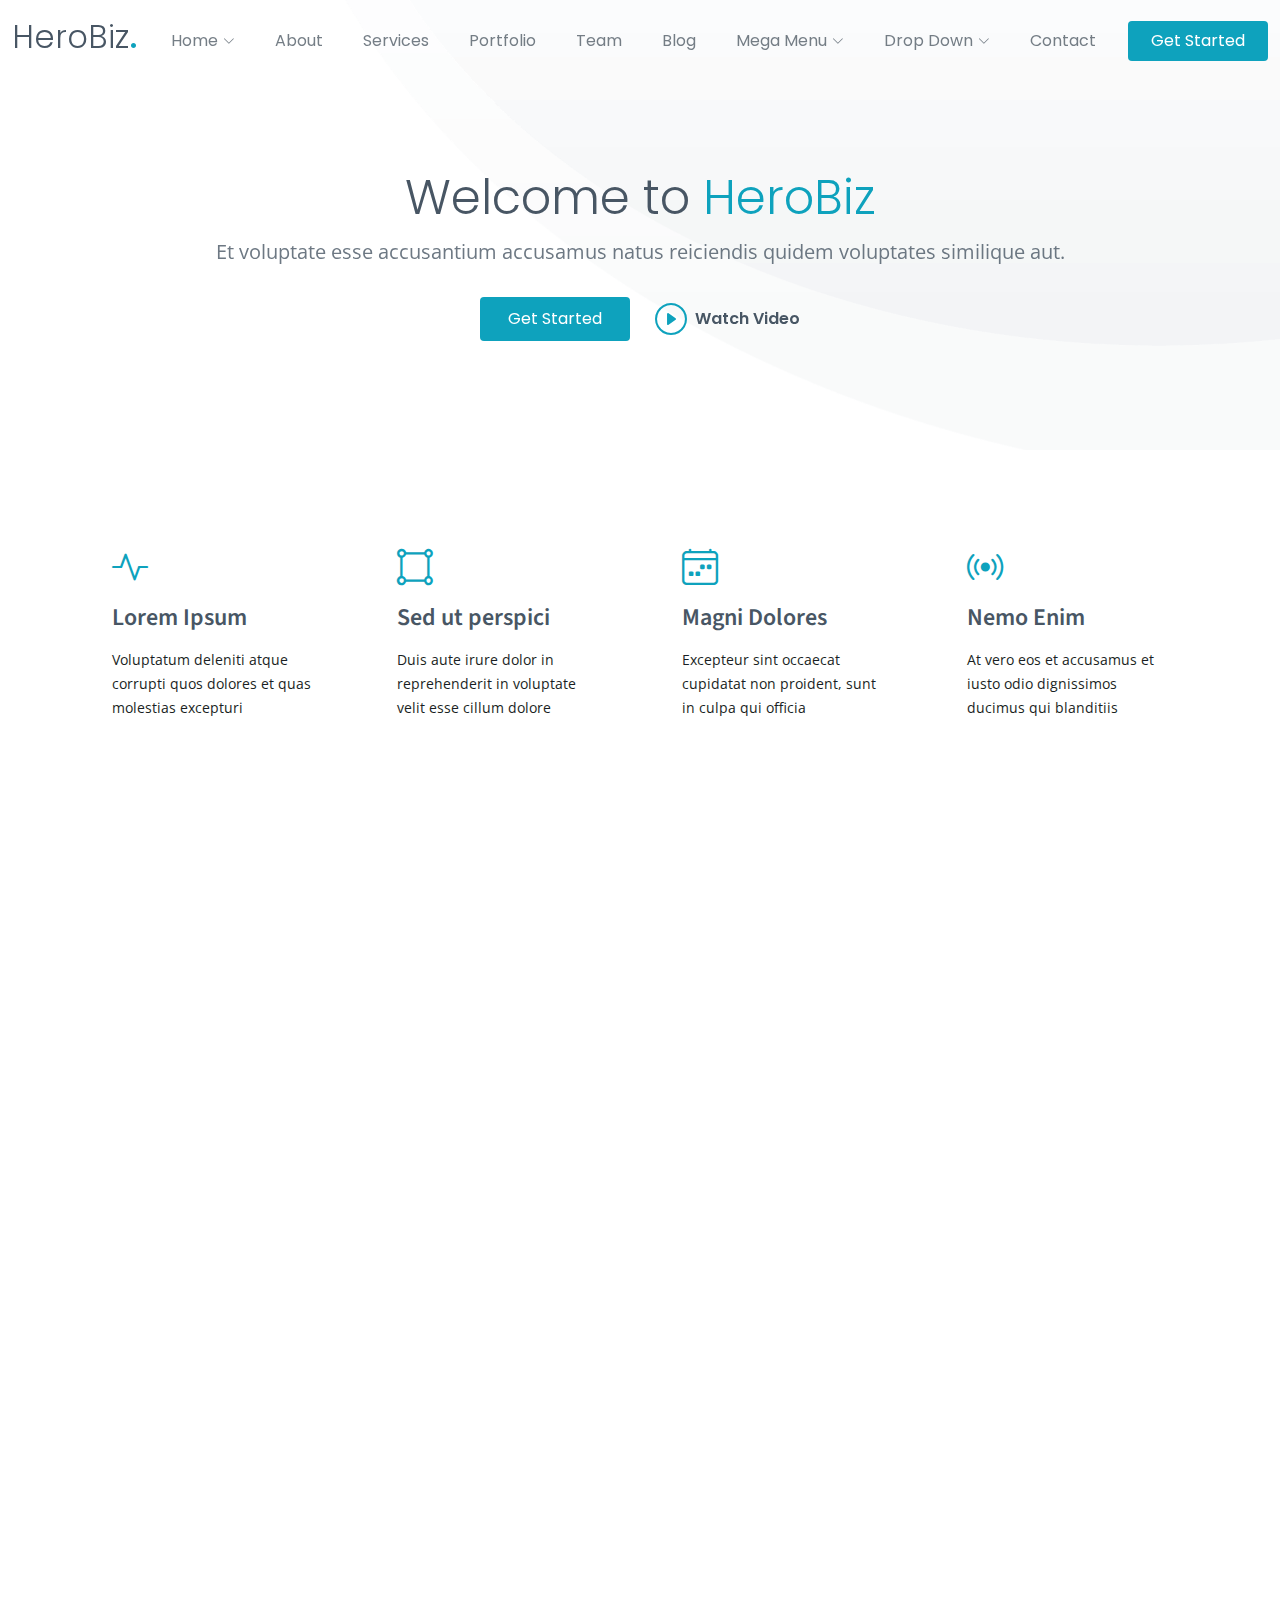
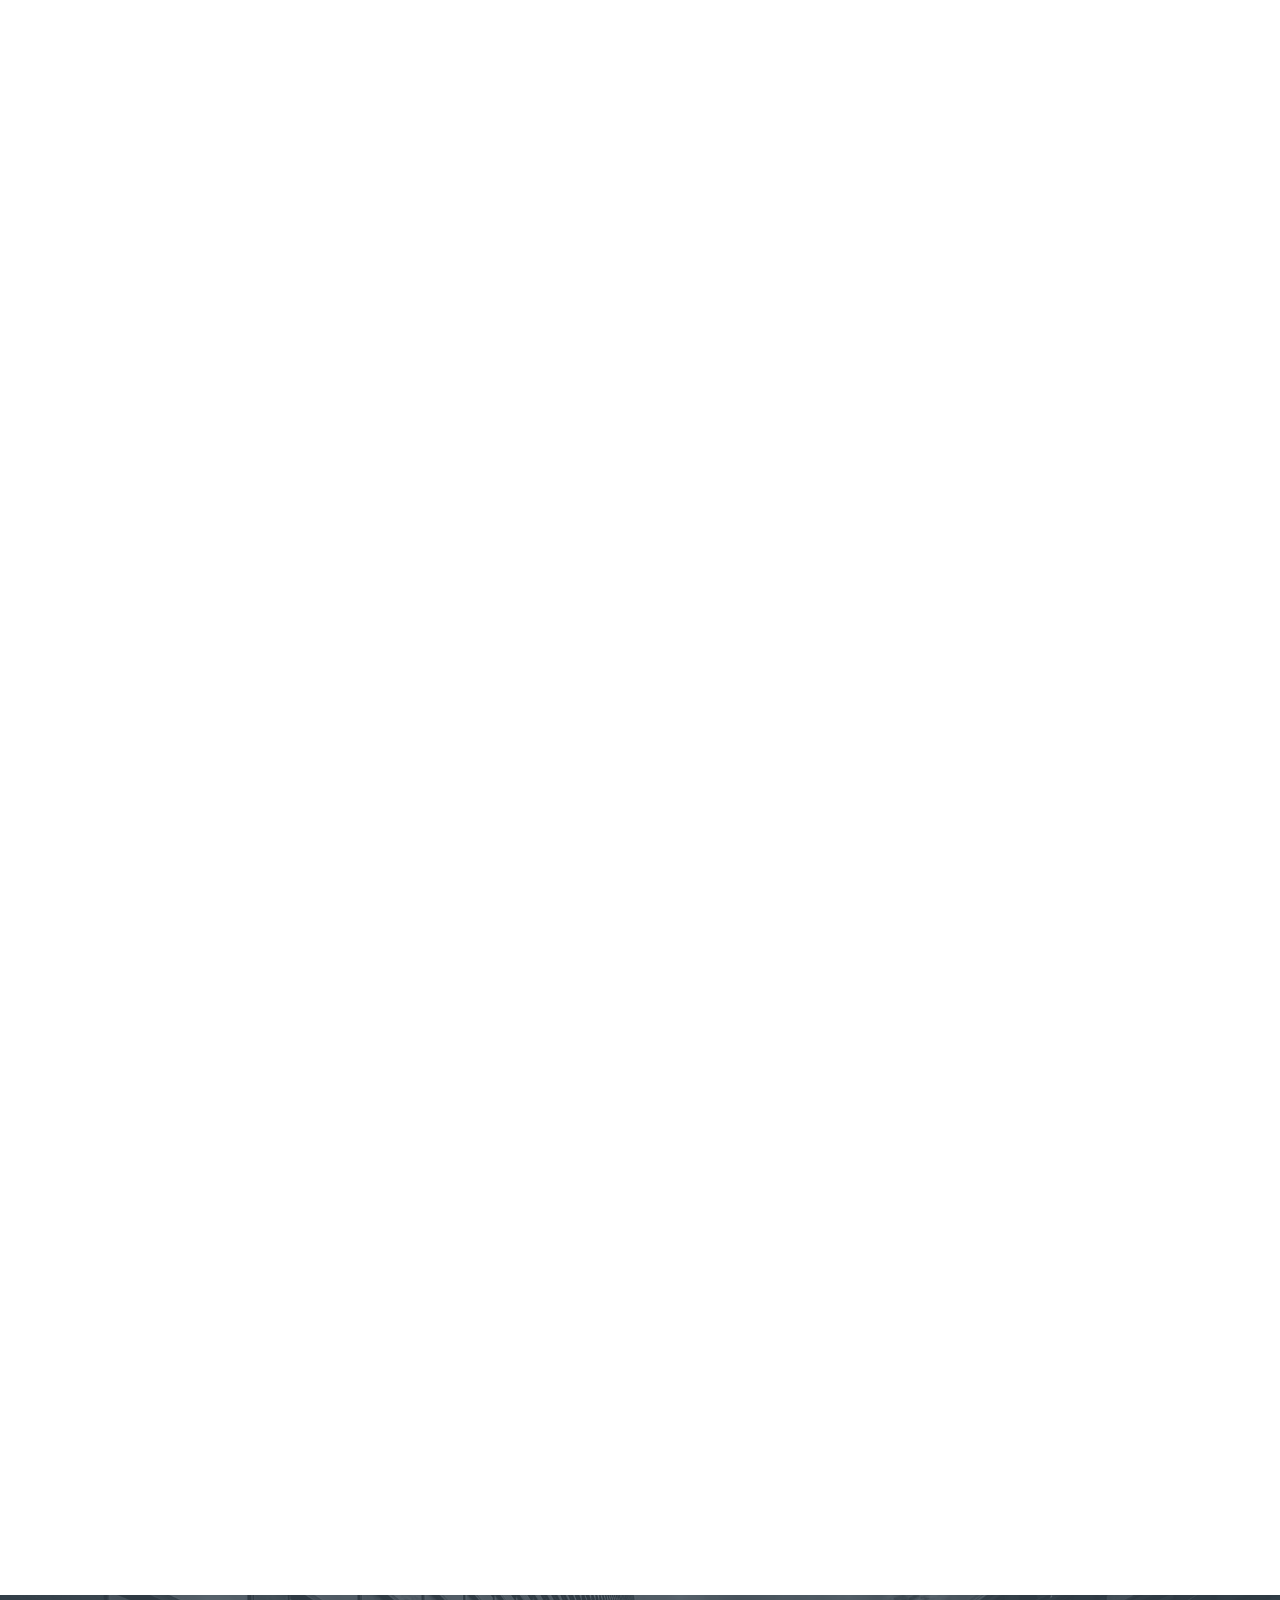
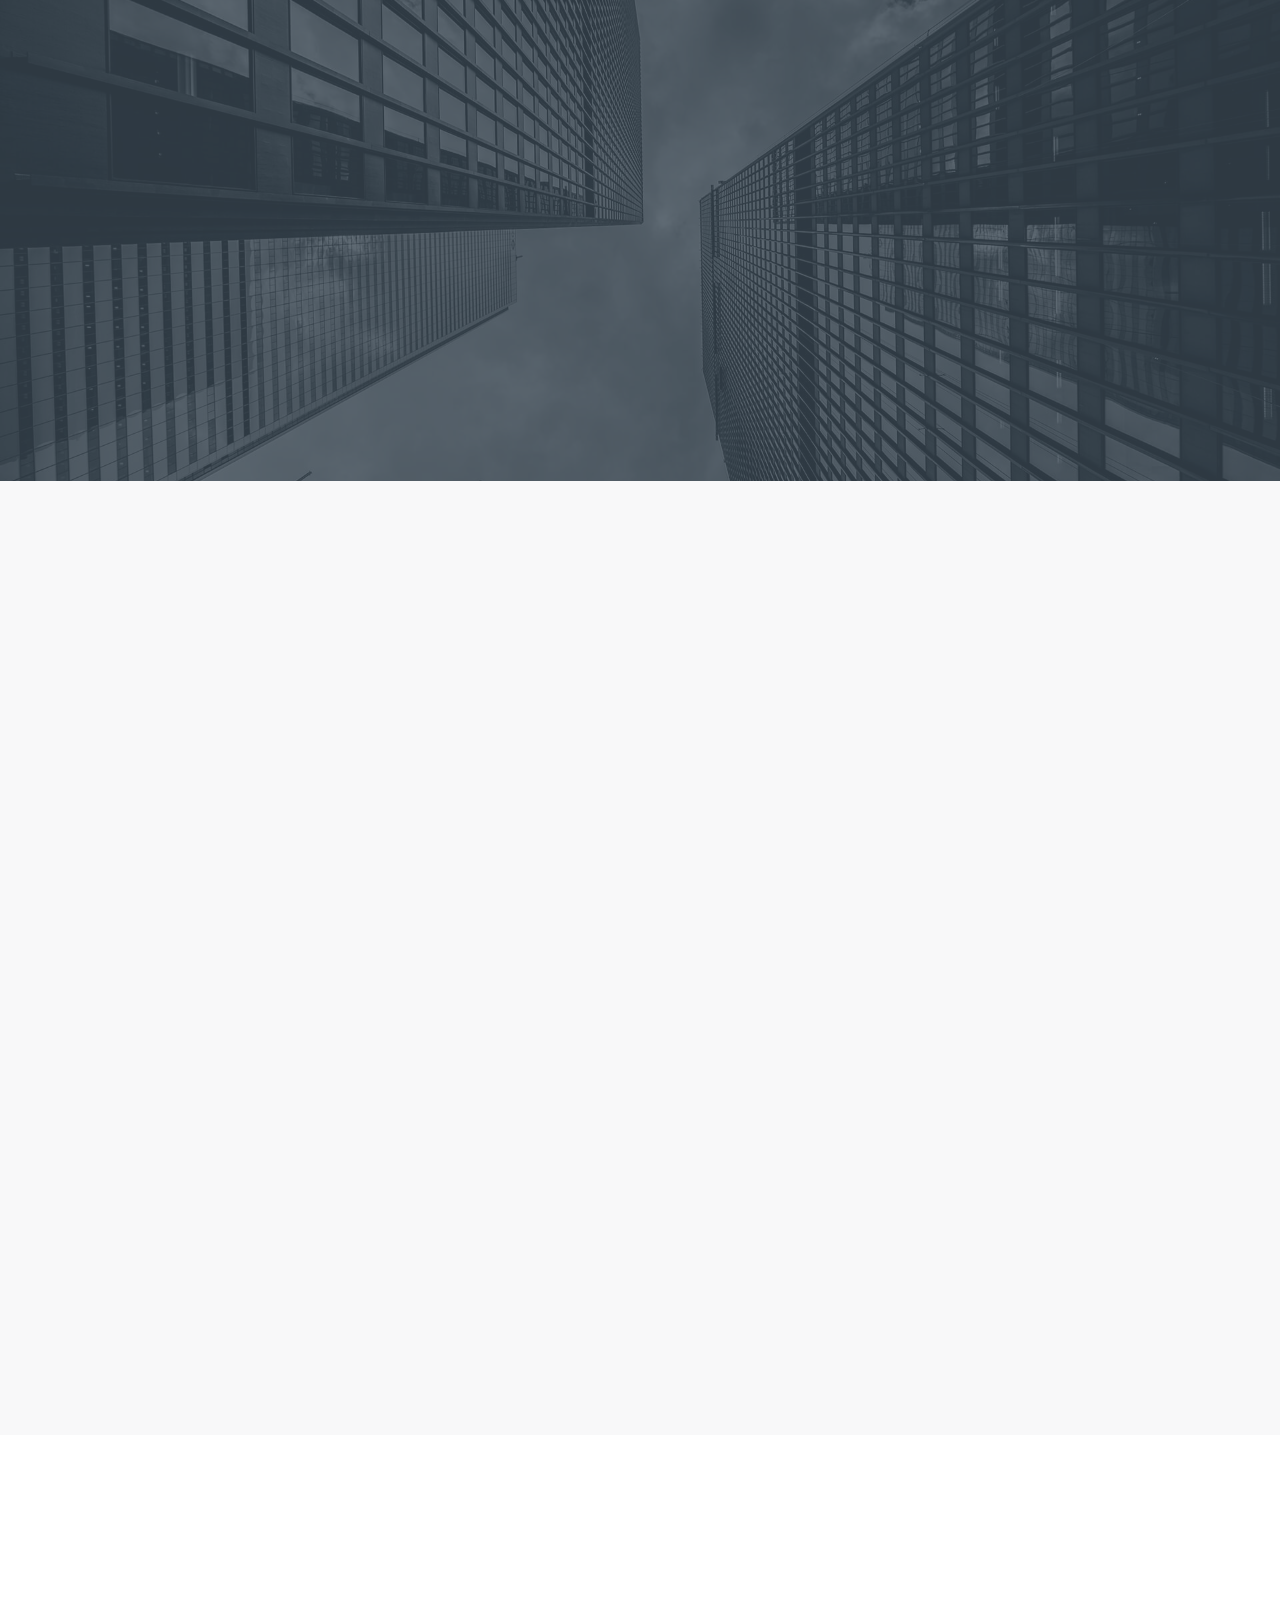
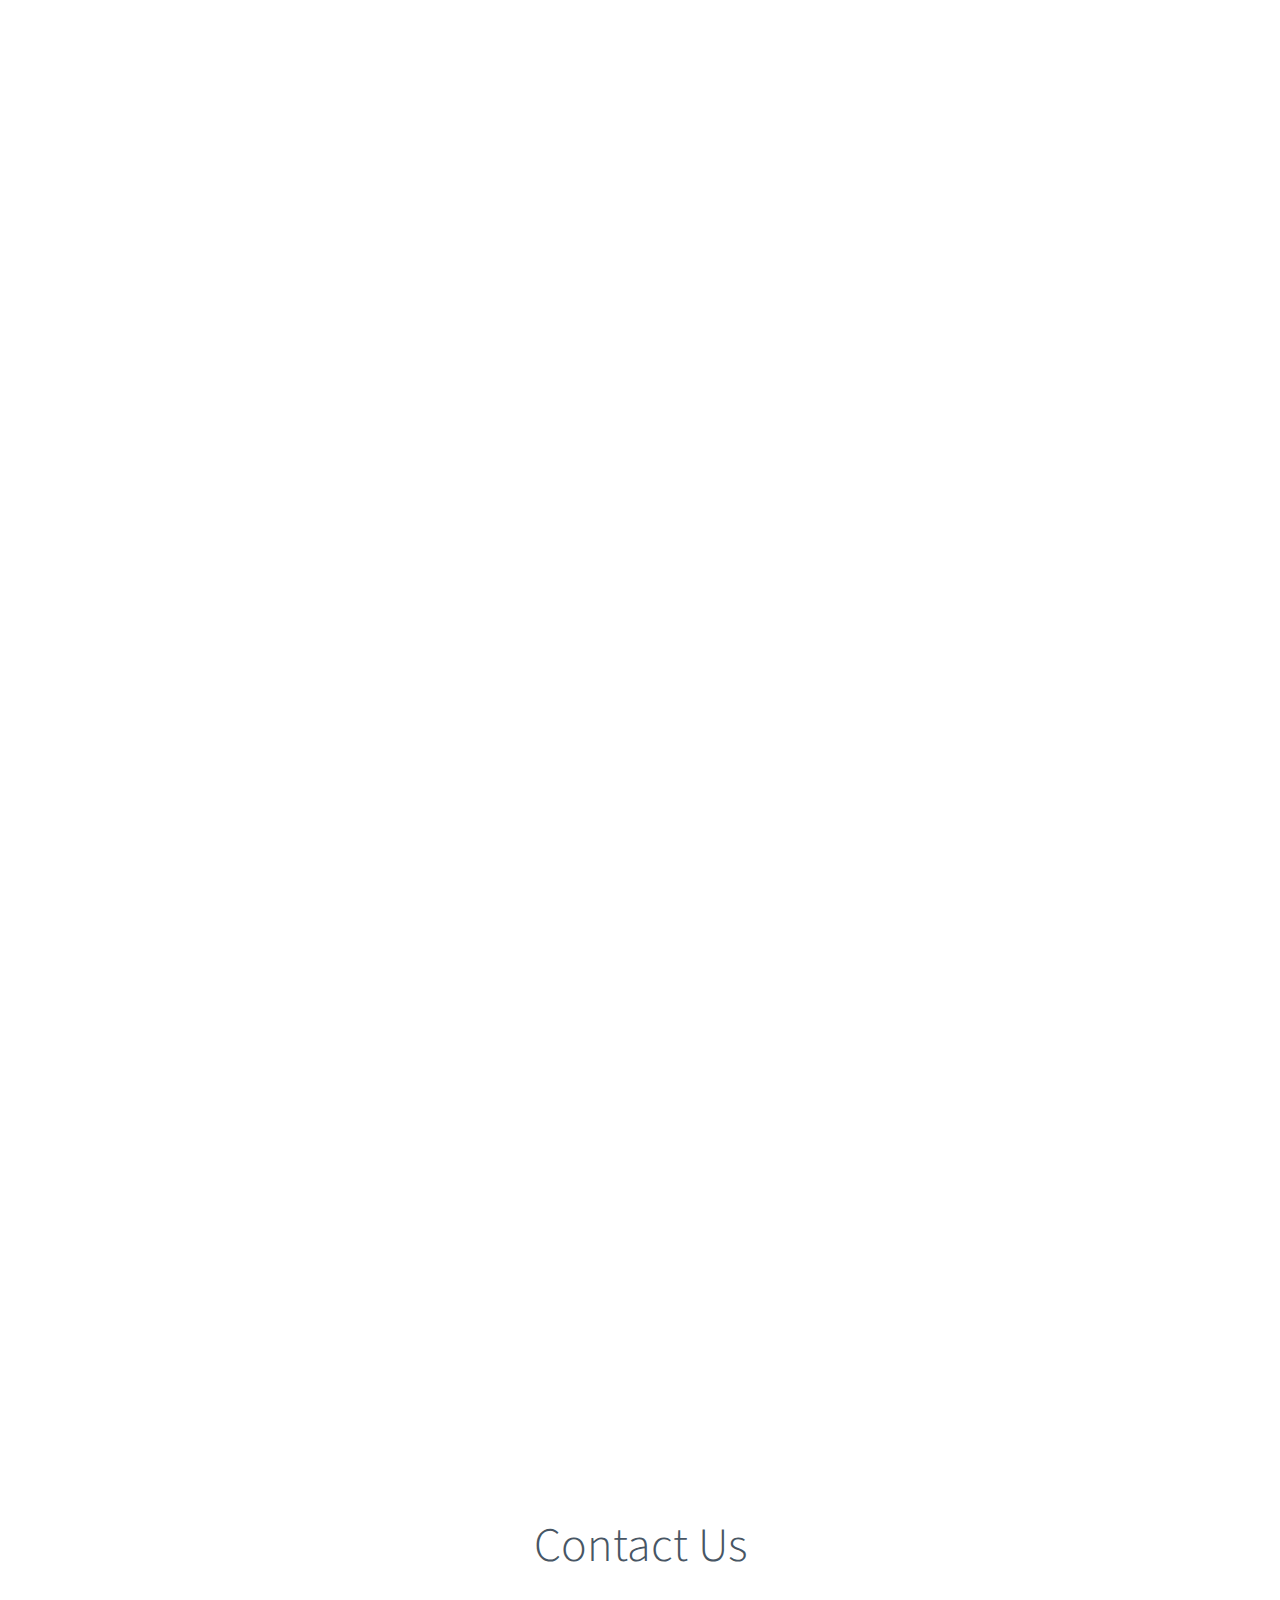
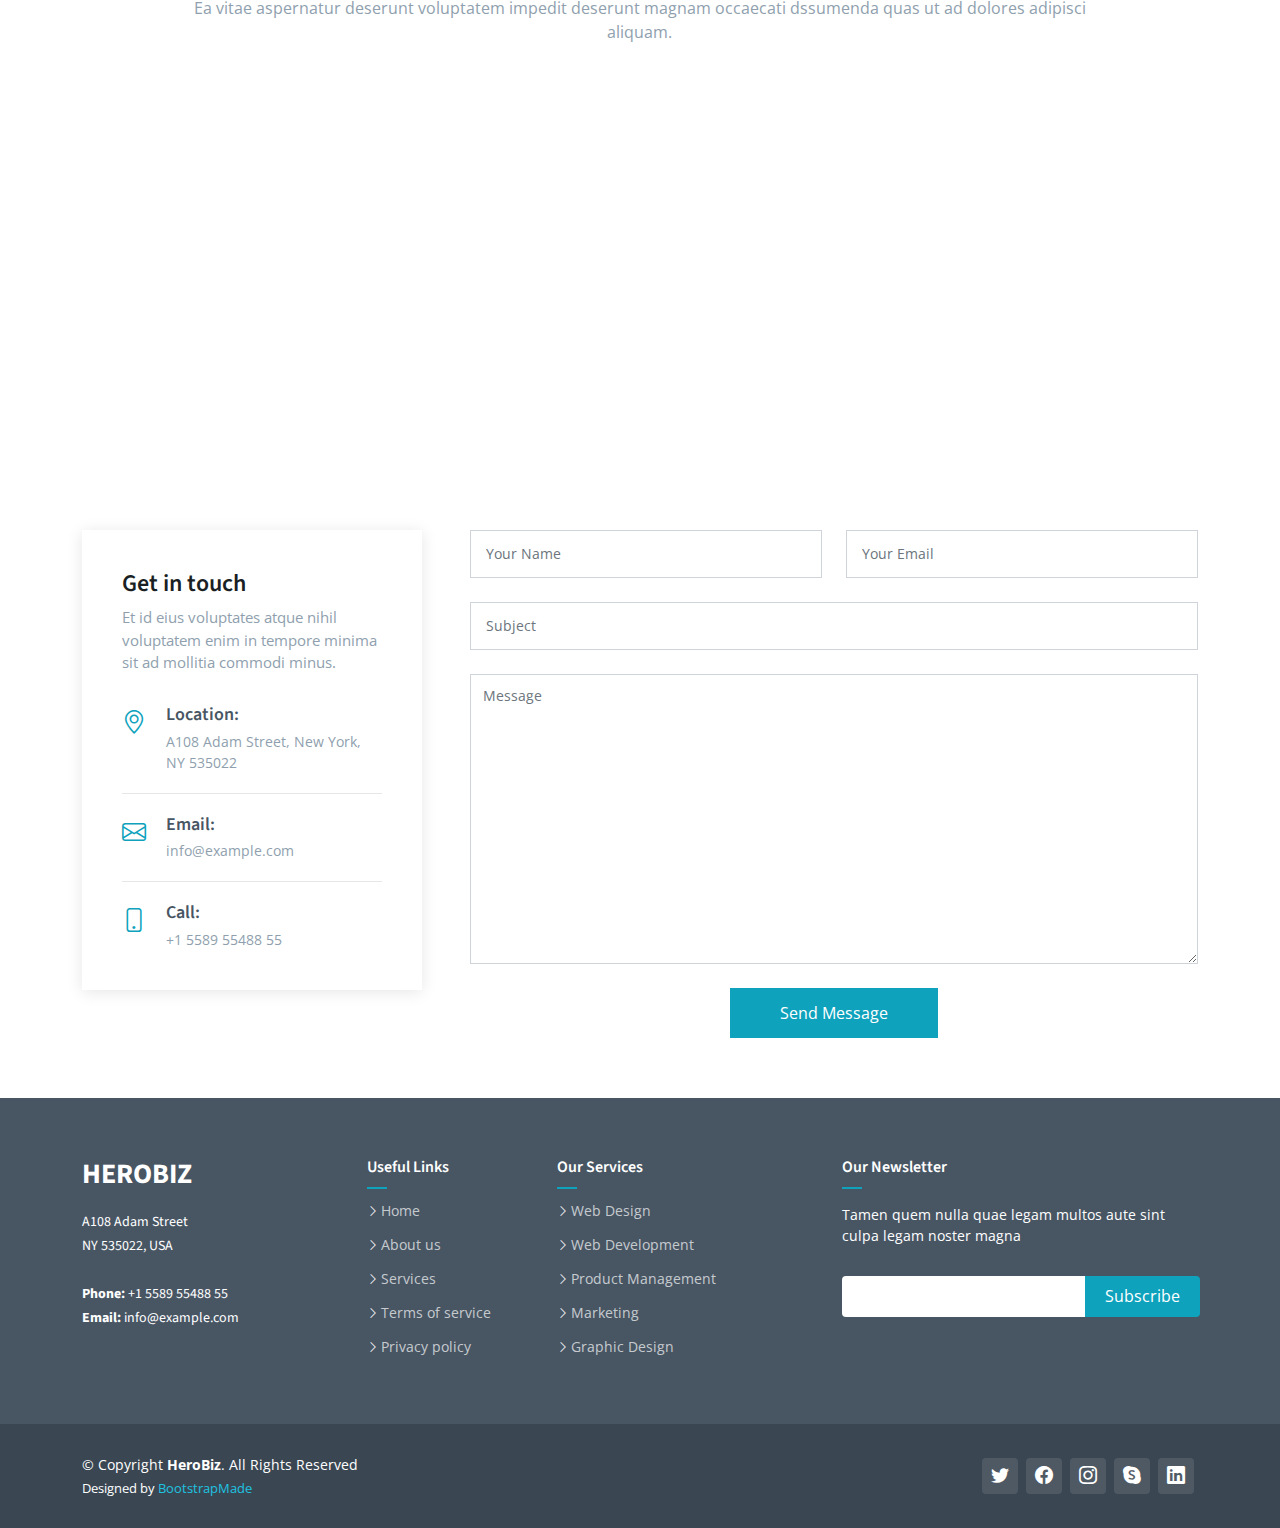
<file: index-4.html>
<!DOCTYPE html>
<html lang="en">

<head>
  <meta charset="utf-8">
  <meta content="width=device-width, initial-scale=1.0" name="viewport">

  <title>HeroBiz Bootstrap Template - Home 4</title>
  <meta content="" name="description">
  <meta content="" name="keywords">

  <!-- Favicons -->
  <link href="assets/img/favicon.png" rel="icon">
  <link href="assets/img/apple-touch-icon.png" rel="apple-touch-icon">

  <!-- Google Fonts -->
  <link rel="preconnect" href="https://fonts.googleapis.com">
  <link rel="preconnect" href="https://fonts.gstatic.com" crossorigin>
  <link href="https://fonts.googleapis.com/css2?family=Open+Sans:ital,wght@0,300;0,400;0,500;0,600;0,700;1,300;1,400;1,500;1,600;1,700&family=Poppins:ital,wght@0,300;0,400;0,500;0,600;0,700;1,300;1,400;1,500;1,600;1,700&family=Source+Sans+Pro:ital,wght@0,300;0,400;0,600;0,700;1,300;1,400;1,600;1,700&display=swap" rel="stylesheet">

  <!-- Vendor CSS Files -->
  <link href="assets/vendor/bootstrap/css/bootstrap.min.css" rel="stylesheet">
  <link href="assets/vendor/bootstrap-icons/bootstrap-icons.css" rel="stylesheet">
  <link href="assets/vendor/aos/aos.css" rel="stylesheet">
  <link href="assets/vendor/glightbox/css/glightbox.min.css" rel="stylesheet">
  <link href="assets/vendor/swiper/swiper-bundle.min.css" rel="stylesheet">

  <!-- Variables CSS Files. Uncomment your preferred color scheme -->
  <link href="assets/css/variables.css" rel="stylesheet">
  <!-- <link href="assets/css/variables-blue.css" rel="stylesheet"> -->
  <!-- <link href="assets/css/variables-green.css" rel="stylesheet"> -->
  <!-- <link href="assets/css/variables-orange.css" rel="stylesheet"> -->
  <!-- <link href="assets/css/variables-purple.css" rel="stylesheet"> -->
  <!-- <link href="assets/css/variables-red.css" rel="stylesheet"> -->
  <!-- <link href="assets/css/variables-pink.css" rel="stylesheet"> -->

  <!-- Template Main CSS File -->
  <link href="assets/css/main.css" rel="stylesheet">

  <!-- =======================================================
  * Template Name: HeroBiz - v2.3.0
  * Template URL: https://bootstrapmade.com/herobiz-bootstrap-business-template/
  * Author: BootstrapMade.com
  * License: https://bootstrapmade.com/license/
  ======================================================== -->
</head>

<body>

  <!-- ======= Header ======= -->
  <header id="header" class="header fixed-top" data-scrollto-offset="0">
    <div class="container-fluid d-flex align-items-center justify-content-between">

      <a href="index.html" class="logo d-flex align-items-center scrollto me-auto me-lg-0">
        <!-- Uncomment the line below if you also wish to use an image logo -->
        <!-- <img src="assets/img/logo.png" alt=""> -->
        <h1>HeroBiz<span>.</span></h1>
      </a>

      <nav id="navbar" class="navbar">
        <ul>

          <li class="dropdown"><a href="#"><span>Home</span> <i class="bi bi-chevron-down dropdown-indicator"></i></a>
            <ul>
              <li><a href="index.html">Home 1 - index.html</a></li>
              <li><a href="index-2.html">Home 2 - index-2.html</a></li>
              <li><a href="index-3.html">Home 3 - index-3.html</a></li>
              <li><a href="index-4.html" class="active">Home 4 - index-4.html</a></li>
            </ul>
          </li>

          <li><a class="nav-link scrollto" href="index.html#about">About</a></li>
          <li><a class="nav-link scrollto" href="index.html#services">Services</a></li>
          <li><a class="nav-link scrollto" href="index.html#portfolio">Portfolio</a></li>
          <li><a class="nav-link scrollto" href="index.html#team">Team</a></li>
          <li><a href="blog.html">Blog</a></li>
          <li class="dropdown megamenu"><a href="#"><span>Mega Menu</span> <i class="bi bi-chevron-down dropdown-indicator"></i></a>
            <ul>
              <li>
                <a href="#">Column 1 link 1</a>
                <a href="#">Column 1 link 2</a>
                <a href="#">Column 1 link 3</a>
              </li>
              <li>
                <a href="#">Column 2 link 1</a>
                <a href="#">Column 2 link 2</a>
                <a href="#">Column 3 link 3</a>
              </li>
              <li>
                <a href="#">Column 3 link 1</a>
                <a href="#">Column 3 link 2</a>
                <a href="#">Column 3 link 3</a>
              </li>
              <li>
                <a href="#">Column 4 link 1</a>
                <a href="#">Column 4 link 2</a>
                <a href="#">Column 4 link 3</a>
              </li>
            </ul>
          </li>
          <li class="dropdown"><a href="#"><span>Drop Down</span> <i class="bi bi-chevron-down dropdown-indicator"></i></a>
            <ul>
              <li><a href="#">Drop Down 1</a></li>
              <li class="dropdown"><a href="#"><span>Deep Drop Down</span> <i class="bi bi-chevron-down dropdown-indicator"></i></a>
                <ul>
                  <li><a href="#">Deep Drop Down 1</a></li>
                  <li><a href="#">Deep Drop Down 2</a></li>
                  <li><a href="#">Deep Drop Down 3</a></li>
                  <li><a href="#">Deep Drop Down 4</a></li>
                  <li><a href="#">Deep Drop Down 5</a></li>
                </ul>
              </li>
              <li><a href="#">Drop Down 2</a></li>
              <li><a href="#">Drop Down 3</a></li>
              <li><a href="#">Drop Down 4</a></li>
            </ul>
          </li>
          <li><a class="nav-link scrollto" href="index.html#contact">Contact</a></li>
        </ul>
        <i class="bi bi-list mobile-nav-toggle d-none"></i>
      </nav><!-- .navbar -->

      <a class="btn-getstarted scrollto" href="index.html#about">Get Started</a>

    </div>
  </header><!-- End Header -->

  <section id="hero-static" class="hero-static d-flex align-items-center">
    <div class="container d-flex flex-column justify-content-center align-items-center text-center position-relative" data-aos="zoom-out">
      <h2>Welcome to <span>HeroBiz</span></h2>
      <p>Et voluptate esse accusantium accusamus natus reiciendis quidem voluptates similique aut.</p>
      <div class="d-flex">
        <a href="#about" class="btn-get-started scrollto">Get Started</a>
        <a href="https://www.youtube.com/watch?v=LXb3EKWsInQ" class="glightbox btn-watch-video d-flex align-items-center"><i class="bi bi-play-circle"></i><span>Watch Video</span></a>
      </div>
    </div>
  </section>

  <main id="main">

    <!-- ======= Featured Services Section ======= -->
    <section id="featured-services" class="featured-services">
      <div class="container">

        <div class="row gy-4">

          <div class="col-xl-3 col-md-6 d-flex" data-aos="zoom-out">
            <div class="service-item position-relative">
              <div class="icon"><i class="bi bi-activity icon"></i></div>
              <h4><a href="" class="stretched-link">Lorem Ipsum</a></h4>
              <p>Voluptatum deleniti atque corrupti quos dolores et quas molestias excepturi</p>
            </div>
          </div><!-- End Service Item -->

          <div class="col-xl-3 col-md-6 d-flex" data-aos="zoom-out" data-aos-delay="200">
            <div class="service-item position-relative">
              <div class="icon"><i class="bi bi-bounding-box-circles icon"></i></div>
              <h4><a href="" class="stretched-link">Sed ut perspici</a></h4>
              <p>Duis aute irure dolor in reprehenderit in voluptate velit esse cillum dolore</p>
            </div>
          </div><!-- End Service Item -->

          <div class="col-xl-3 col-md-6 d-flex" data-aos="zoom-out" data-aos-delay="400">
            <div class="service-item position-relative">
              <div class="icon"><i class="bi bi-calendar4-week icon"></i></div>
              <h4><a href="" class="stretched-link">Magni Dolores</a></h4>
              <p>Excepteur sint occaecat cupidatat non proident, sunt in culpa qui officia</p>
            </div>
          </div><!-- End Service Item -->

          <div class="col-xl-3 col-md-6 d-flex" data-aos="zoom-out" data-aos-delay="600">
            <div class="service-item position-relative">
              <div class="icon"><i class="bi bi-broadcast icon"></i></div>
              <h4><a href="" class="stretched-link">Nemo Enim</a></h4>
              <p>At vero eos et accusamus et iusto odio dignissimos ducimus qui blanditiis</p>
            </div>
          </div><!-- End Service Item -->

        </div>

      </div>
    </section><!-- End Featured Services Section -->

    <!-- ======= About Section ======= -->
    <section id="about" class="about">
      <div class="container" data-aos="fade-up">

        <div class="section-header">
          <h2>About Us</h2>
          <p>Architecto nobis eos vel nam quidem vitae temporibus voluptates qui hic deserunt iusto omnis nam voluptas asperiores sequi tenetur dolores incidunt enim voluptatem magnam cumque fuga.</p>
        </div>

        <div class="row g-4 g-lg-5" data-aos="fade-up" data-aos-delay="200">

          <div class="col-lg-5">
            <div class="about-img">
              <img src="assets/img/about.jpg" class="img-fluid" alt="">
            </div>
          </div>

          <div class="col-lg-7">
            <h3 class="pt-0 pt-lg-5">Neque officiis dolore maiores et exercitationem quae est seda lidera pat claero</h3>

            <!-- Tabs -->
            <ul class="nav nav-pills mb-3">
              <li><a class="nav-link active" data-bs-toggle="pill" href="#tab1">Saepe fuga</a></li>
              <li><a class="nav-link" data-bs-toggle="pill" href="#tab2">Voluptates</a></li>
              <li><a class="nav-link" data-bs-toggle="pill" href="#tab3">Corrupti</a></li>
            </ul><!-- End Tabs -->

            <!-- Tab Content -->
            <div class="tab-content">

              <div class="tab-pane fade show active" id="tab1">

                <p class="fst-italic">Consequuntur inventore voluptates consequatur aut vel et. Eos doloribus expedita. Sapiente atque consequatur minima nihil quae aspernatur quo suscipit voluptatem.</p>

                <div class="d-flex align-items-center mt-4">
                  <i class="bi bi-check2"></i>
                  <h4>Repudiandae rerum velit modi et officia quasi facilis</h4>
                </div>
                <p>Laborum omnis voluptates voluptas qui sit aliquam blanditiis. Sapiente minima commodi dolorum non eveniet magni quaerat nemo et.</p>

                <div class="d-flex align-items-center mt-4">
                  <i class="bi bi-check2"></i>
                  <h4>Incidunt non veritatis illum ea ut nisi</h4>
                </div>
                <p>Non quod totam minus repellendus autem sint velit. Rerum debitis facere soluta tenetur. Iure molestiae assumenda sunt qui inventore eligendi voluptates nisi at. Dolorem quo tempora. Quia et perferendis.</p>

                <div class="d-flex align-items-center mt-4">
                  <i class="bi bi-check2"></i>
                  <h4>Omnis ab quia nemo dignissimos rem eum quos..</h4>
                </div>
                <p>Eius alias aut cupiditate. Dolor voluptates animi ut blanditiis quos nam. Magnam officia aut ut alias quo explicabo ullam esse. Sunt magnam et dolorem eaque magnam odit enim quaerat. Vero error error voluptatem eum.</p>

              </div><!-- End Tab 1 Content -->

              <div class="tab-pane fade show" id="tab2">

                <p class="fst-italic">Consequuntur inventore voluptates consequatur aut vel et. Eos doloribus expedita. Sapiente atque consequatur minima nihil quae aspernatur quo suscipit voluptatem.</p>

                <div class="d-flex align-items-center mt-4">
                  <i class="bi bi-check2"></i>
                  <h4>Repudiandae rerum velit modi et officia quasi facilis</h4>
                </div>
                <p>Laborum omnis voluptates voluptas qui sit aliquam blanditiis. Sapiente minima commodi dolorum non eveniet magni quaerat nemo et.</p>

                <div class="d-flex align-items-center mt-4">
                  <i class="bi bi-check2"></i>
                  <h4>Incidunt non veritatis illum ea ut nisi</h4>
                </div>
                <p>Non quod totam minus repellendus autem sint velit. Rerum debitis facere soluta tenetur. Iure molestiae assumenda sunt qui inventore eligendi voluptates nisi at. Dolorem quo tempora. Quia et perferendis.</p>

                <div class="d-flex align-items-center mt-4">
                  <i class="bi bi-check2"></i>
                  <h4>Omnis ab quia nemo dignissimos rem eum quos..</h4>
                </div>
                <p>Eius alias aut cupiditate. Dolor voluptates animi ut blanditiis quos nam. Magnam officia aut ut alias quo explicabo ullam esse. Sunt magnam et dolorem eaque magnam odit enim quaerat. Vero error error voluptatem eum.</p>

              </div><!-- End Tab 2 Content -->

              <div class="tab-pane fade show" id="tab3">

                <p class="fst-italic">Consequuntur inventore voluptates consequatur aut vel et. Eos doloribus expedita. Sapiente atque consequatur minima nihil quae aspernatur quo suscipit voluptatem.</p>

                <div class="d-flex align-items-center mt-4">
                  <i class="bi bi-check2"></i>
                  <h4>Repudiandae rerum velit modi et officia quasi facilis</h4>
                </div>
                <p>Laborum omnis voluptates voluptas qui sit aliquam blanditiis. Sapiente minima commodi dolorum non eveniet magni quaerat nemo et.</p>

                <div class="d-flex align-items-center mt-4">
                  <i class="bi bi-check2"></i>
                  <h4>Incidunt non veritatis illum ea ut nisi</h4>
                </div>
                <p>Non quod totam minus repellendus autem sint velit. Rerum debitis facere soluta tenetur. Iure molestiae assumenda sunt qui inventore eligendi voluptates nisi at. Dolorem quo tempora. Quia et perferendis.</p>

                <div class="d-flex align-items-center mt-4">
                  <i class="bi bi-check2"></i>
                  <h4>Omnis ab quia nemo dignissimos rem eum quos..</h4>
                </div>
                <p>Eius alias aut cupiditate. Dolor voluptates animi ut blanditiis quos nam. Magnam officia aut ut alias quo explicabo ullam esse. Sunt magnam et dolorem eaque magnam odit enim quaerat. Vero error error voluptatem eum.</p>

              </div><!-- End Tab 3 Content -->

            </div>

          </div>

        </div>

      </div>
    </section><!-- End About Section -->

    <!-- ======= Clients Section ======= -->
    <section id="clients" class="clients">
      <div class="container" data-aos="zoom-out">

        <div class="clients-slider swiper">
          <div class="swiper-wrapper align-items-center">
            <div class="swiper-slide"><img src="assets/img/clients/client-1.png" class="img-fluid" alt=""></div>
            <div class="swiper-slide"><img src="assets/img/clients/client-2.png" class="img-fluid" alt=""></div>
            <div class="swiper-slide"><img src="assets/img/clients/client-3.png" class="img-fluid" alt=""></div>
            <div class="swiper-slide"><img src="assets/img/clients/client-4.png" class="img-fluid" alt=""></div>
            <div class="swiper-slide"><img src="assets/img/clients/client-5.png" class="img-fluid" alt=""></div>
            <div class="swiper-slide"><img src="assets/img/clients/client-6.png" class="img-fluid" alt=""></div>
            <div class="swiper-slide"><img src="assets/img/clients/client-7.png" class="img-fluid" alt=""></div>
            <div class="swiper-slide"><img src="assets/img/clients/client-8.png" class="img-fluid" alt=""></div>
          </div>
        </div>

      </div>
    </section><!-- End Clients Section -->

    <!-- ======= Call To Action Section ======= -->
    <section id="cta" class="cta">
      <div class="container" data-aos="zoom-out">

        <div class="row g-5">

          <div class="col-lg-8 col-md-6 content d-flex flex-column justify-content-center order-last order-md-first">
            <h3>Alias sunt quas <em>Cupiditate</em> oluptas hic minima</h3>
            <p> Duis aute irure dolor in reprehenderit in voluptate velit esse cillum dolore eu fugiat nulla pariatur. Excepteur sint occaecat cupidatat non proident, sunt in culpa qui officia deserunt mollit anim id est laborum.</p>
            <a class="cta-btn align-self-start" href="#">Call To Action</a>
          </div>

          <div class="col-lg-4 col-md-6 order-first order-md-last d-flex align-items-center">
            <div class="img">
              <img src="assets/img/cta.jpg" alt="" class="img-fluid">
            </div>
          </div>

        </div>

      </div>
    </section><!-- End Call To Action Section -->

    <!-- ======= On Focus Section ======= -->
    <section id="onfocus" class="onfocus">
      <div class="container-fluid p-0" data-aos="fade-up">

        <div class="row g-0">
          <div class="col-lg-6 video-play position-relative">
            <a href="https://www.youtube.com/watch?v=LXb3EKWsInQ" class="glightbox play-btn"></a>
          </div>
          <div class="col-lg-6">
            <div class="content d-flex flex-column justify-content-center h-100">
              <h3>Voluptatem dignissimos provident quasi corporis</h3>
              <p class="fst-italic">
                Lorem ipsum dolor sit amet, consectetur adipiscing elit, sed do eiusmod tempor incididunt ut labore et dolore
                magna aliqua.
              </p>
              <ul>
                <li><i class="bi bi-check-circle"></i> Ullamco laboris nisi ut aliquip ex ea commodo consequat.</li>
                <li><i class="bi bi-check-circle"></i> Duis aute irure dolor in reprehenderit in voluptate velit.</li>
                <li><i class="bi bi-check-circle"></i> Ullamco laboris nisi ut aliquip ex ea commodo consequat. Duis aute irure dolor in reprehenderit in voluptate trideta storacalaperda mastiro dolore eu fugiat nulla pariatur.</li>
              </ul>
              <a href="#" class="read-more align-self-start"><span>Read More</span><i class="bi bi-arrow-right"></i></a>
            </div>
          </div>
        </div>

      </div>
    </section><!-- End On Focus Section -->

    <!-- ======= Features Section ======= -->
    <section id="features" class="features">
      <div class="container" data-aos="fade-up">

        <ul class="nav nav-tabs row gy-4 d-flex">

          <li class="nav-item col-6 col-md-4 col-lg-2">
            <a class="nav-link active show" data-bs-toggle="tab" data-bs-target="#tab-1">
              <i class="bi bi-binoculars color-cyan"></i>
              <h4>Modinest</h4>
            </a>
          </li><!-- End Tab 1 Nav -->

          <li class="nav-item col-6 col-md-4 col-lg-2">
            <a class="nav-link" data-bs-toggle="tab" data-bs-target="#tab-2">
              <i class="bi bi-box-seam color-indigo"></i>
              <h4>Undaesenti</h4>
            </a>
          </li><!-- End Tab 2 Nav -->

          <li class="nav-item col-6 col-md-4 col-lg-2">
            <a class="nav-link" data-bs-toggle="tab" data-bs-target="#tab-3">
              <i class="bi bi-brightness-high color-teal"></i>
              <h4>Pariatur</h4>
            </a>
          </li><!-- End Tab 3 Nav -->

          <li class="nav-item col-6 col-md-4 col-lg-2">
            <a class="nav-link" data-bs-toggle="tab" data-bs-target="#tab-4">
              <i class="bi bi-command color-red"></i>
              <h4>Nostrum</h4>
            </a>
          </li><!-- End Tab 4 Nav -->

          <li class="nav-item col-6 col-md-4 col-lg-2">
            <a class="nav-link" data-bs-toggle="tab" data-bs-target="#tab-5">
              <i class="bi bi-easel color-blue"></i>
              <h4>Adipiscing</h4>
            </a>
          </li><!-- End Tab 5 Nav -->

          <li class="nav-item col-6 col-md-4 col-lg-2">
            <a class="nav-link" data-bs-toggle="tab" data-bs-target="#tab-6">
              <i class="bi bi-map color-orange"></i>
              <h4>Reprehit</h4>
            </a>
          </li><!-- End Tab 6 Nav -->

        </ul>

        <div class="tab-content">

          <div class="tab-pane active show" id="tab-1">
            <div class="row gy-4">
              <div class="col-lg-8 order-2 order-lg-1" data-aos="fade-up" data-aos-delay="100">
                <h3>Modinest</h3>
                <p class="fst-italic">
                  Lorem ipsum dolor sit amet, consectetur adipiscing elit, sed do eiusmod tempor incididunt ut labore et dolore
                  magna aliqua.
                </p>
                <ul>
                  <li><i class="bi bi-check-circle-fill"></i> Ullamco laboris nisi ut aliquip ex ea commodo consequat.</li>
                  <li><i class="bi bi-check-circle-fill"></i> Duis aute irure dolor in reprehenderit in voluptate velit.</li>
                  <li><i class="bi bi-check-circle-fill"></i> Ullamco laboris nisi ut aliquip ex ea commodo consequat. Duis aute irure dolor in reprehenderit in voluptate trideta storacalaperda mastiro dolore eu fugiat nulla pariatur.</li>
                </ul>
                <p>
                  Ullamco laboris nisi ut aliquip ex ea commodo consequat. Duis aute irure dolor in reprehenderit in voluptate
                  velit esse cillum dolore eu fugiat nulla pariatur. Excepteur sint occaecat cupidatat non proident, sunt in
                  culpa qui officia deserunt mollit anim id est laborum
                </p>
              </div>
              <div class="col-lg-4 order-1 order-lg-2 text-center" data-aos="fade-up" data-aos-delay="200">
                <img src="assets/img/features-1.svg" alt="" class="img-fluid">
              </div>
            </div>
          </div><!-- End Tab Content 1 -->

          <div class="tab-pane" id="tab-2">
            <div class="row gy-4">
              <div class="col-lg-8 order-2 order-lg-1">
                <h3>Undaesenti</h3>
                <p>
                  Ullamco laboris nisi ut aliquip ex ea commodo consequat. Duis aute irure dolor in reprehenderit in voluptate
                  velit esse cillum dolore eu fugiat nulla pariatur. Excepteur sint occaecat cupidatat non proident, sunt in
                  culpa qui officia deserunt mollit anim id est laborum
                </p>
                <p class="fst-italic">
                  Lorem ipsum dolor sit amet, consectetur adipiscing elit, sed do eiusmod tempor incididunt ut labore et dolore
                  magna aliqua.
                </p>
                <ul>
                  <li><i class="bi bi-check-circle-fill"></i> Ullamco laboris nisi ut aliquip ex ea commodo consequat.</li>
                  <li><i class="bi bi-check-circle-fill"></i> Duis aute irure dolor in reprehenderit in voluptate velit.</li>
                  <li><i class="bi bi-check-circle-fill"></i> Provident mollitia neque rerum asperiores dolores quos qui a. Ipsum neque dolor voluptate nisi sed.</li>
                  <li><i class="bi bi-check-circle-fill"></i> Ullamco laboris nisi ut aliquip ex ea commodo consequat. Duis aute irure dolor in reprehenderit in voluptate trideta storacalaperda mastiro dolore eu fugiat nulla pariatur.</li>
                </ul>
              </div>
              <div class="col-lg-4 order-1 order-lg-2 text-center">
                <img src="assets/img/features-2.svg" alt="" class="img-fluid">
              </div>
            </div>
          </div><!-- End Tab Content 2 -->

          <div class="tab-pane" id="tab-3">
            <div class="row gy-4">
              <div class="col-lg-8 order-2 order-lg-1">
                <h3>Pariatur</h3>
                <p>
                  Ullamco laboris nisi ut aliquip ex ea commodo consequat. Duis aute irure dolor in reprehenderit in voluptate
                  velit esse cillum dolore eu fugiat nulla pariatur. Excepteur sint occaecat cupidatat non proident, sunt in
                  culpa qui officia deserunt mollit anim id est laborum
                </p>
                <ul>
                  <li><i class="bi bi-check-circle-fill"></i> Ullamco laboris nisi ut aliquip ex ea commodo consequat.</li>
                  <li><i class="bi bi-check-circle-fill"></i> Duis aute irure dolor in reprehenderit in voluptate velit.</li>
                  <li><i class="bi bi-check-circle-fill"></i> Provident mollitia neque rerum asperiores dolores quos qui a. Ipsum neque dolor voluptate nisi sed.</li>
                </ul>
                <p class="fst-italic">
                  Lorem ipsum dolor sit amet, consectetur adipiscing elit, sed do eiusmod tempor incididunt ut labore et dolore
                  magna aliqua.
                </p>
              </div>
              <div class="col-lg-4 order-1 order-lg-2 text-center">
                <img src="assets/img/features-3.svg" alt="" class="img-fluid">
              </div>
            </div>
          </div><!-- End Tab Content 3 -->

          <div class="tab-pane" id="tab-4">
            <div class="row gy-4">
              <div class="col-lg-8 order-2 order-lg-1">
                <h3>Nostrum</h3>
                <p>
                  Ullamco laboris nisi ut aliquip ex ea commodo consequat. Duis aute irure dolor in reprehenderit in voluptate
                  velit esse cillum dolore eu fugiat nulla pariatur. Excepteur sint occaecat cupidatat non proident, sunt in
                  culpa qui officia deserunt mollit anim id est laborum
                </p>
                <p class="fst-italic">
                  Lorem ipsum dolor sit amet, consectetur adipiscing elit, sed do eiusmod tempor incididunt ut labore et dolore
                  magna aliqua.
                </p>
                <ul>
                  <li><i class="bi bi-check-circle-fill"></i> Ullamco laboris nisi ut aliquip ex ea commodo consequat.</li>
                  <li><i class="bi bi-check-circle-fill"></i> Duis aute irure dolor in reprehenderit in voluptate velit.</li>
                  <li><i class="bi bi-check-circle-fill"></i> Ullamco laboris nisi ut aliquip ex ea commodo consequat. Duis aute irure dolor in reprehenderit in voluptate trideta storacalaperda mastiro dolore eu fugiat nulla pariatur.</li>
                </ul>
              </div>
              <div class="col-lg-4 order-1 order-lg-2 text-center">
                <img src="assets/img/features-4.svg" alt="" class="img-fluid">
              </div>
            </div>
          </div><!-- End Tab Content 4 -->

          <div class="tab-pane" id="tab-5">
            <div class="row gy-4">
              <div class="col-lg-8 order-2 order-lg-1">
                <h3>Adipiscing</h3>
                <p>
                  Ullamco laboris nisi ut aliquip ex ea commodo consequat. Duis aute irure dolor in reprehenderit in voluptate
                  velit esse cillum dolore eu fugiat nulla pariatur. Excepteur sint occaecat cupidatat non proident, sunt in
                  culpa qui officia deserunt mollit anim id est laborum
                </p>
                <p class="fst-italic">
                  Lorem ipsum dolor sit amet, consectetur adipiscing elit, sed do eiusmod tempor incididunt ut labore et dolore
                  magna aliqua.
                </p>
                <ul>
                  <li><i class="bi bi-check-circle-fill"></i> Ullamco laboris nisi ut aliquip ex ea commodo consequat.</li>
                  <li><i class="bi bi-check-circle-fill"></i> Duis aute irure dolor in reprehenderit in voluptate velit.</li>
                  <li><i class="bi bi-check-circle-fill"></i> Ullamco laboris nisi ut aliquip ex ea commodo consequat. Duis aute irure dolor in reprehenderit in voluptate trideta storacalaperda mastiro dolore eu fugiat nulla pariatur.</li>
                </ul>
              </div>
              <div class="col-lg-4 order-1 order-lg-2 text-center">
                <img src="assets/img/features-5.svg" alt="" class="img-fluid">
              </div>
            </div>
          </div><!-- End Tab Content 5 -->

          <div class="tab-pane" id="tab-6">
            <div class="row gy-4">
              <div class="col-lg-8 order-2 order-lg-1">
                <h3>Reprehit</h3>
                <p>
                  Ullamco laboris nisi ut aliquip ex ea commodo consequat. Duis aute irure dolor in reprehenderit in voluptate
                  velit esse cillum dolore eu fugiat nulla pariatur. Excepteur sint occaecat cupidatat non proident, sunt in
                  culpa qui officia deserunt mollit anim id est laborum
                </p>
                <p class="fst-italic">
                  Lorem ipsum dolor sit amet, consectetur adipiscing elit, sed do eiusmod tempor incididunt ut labore et dolore
                  magna aliqua.
                </p>
                <ul>
                  <li><i class="bi bi-check-circle-fill"></i> Ullamco laboris nisi ut aliquip ex ea commodo consequat.</li>
                  <li><i class="bi bi-check-circle-fill"></i> Duis aute irure dolor in reprehenderit in voluptate velit.</li>
                  <li><i class="bi bi-check-circle-fill"></i> Ullamco laboris nisi ut aliquip ex ea commodo consequat. Duis aute irure dolor in reprehenderit in voluptate trideta storacalaperda mastiro dolore eu fugiat nulla pariatur.</li>
                </ul>
              </div>
              <div class="col-lg-4 order-1 order-lg-2 text-center">
                <img src="assets/img/features-6.svg" alt="" class="img-fluid">
              </div>
            </div>
          </div><!-- End Tab Content 6 -->

        </div>

      </div>
    </section><!-- End Features Section -->

    <!-- ======= Services Section ======= -->
    <section id="services" class="services">
      <div class="container" data-aos="fade-up">

        <div class="section-header">
          <h2>Our Services</h2>
          <p>Ea vitae aspernatur deserunt voluptatem impedit deserunt magnam occaecati dssumenda quas ut ad dolores adipisci aliquam.</p>
        </div>

        <div class="row gy-5">

          <div class="col-xl-4 col-md-6" data-aos="zoom-in" data-aos-delay="200">
            <div class="service-item">
              <div class="img">
                <img src="assets/img/services-1.jpg" class="img-fluid" alt="">
              </div>
              <div class="details position-relative">
                <div class="icon">
                  <i class="bi bi-activity"></i>
                </div>
                <a href="#" class="stretched-link">
                  <h3>Nesciunt Mete</h3>
                </a>
                <p>Provident nihil minus qui consequatur non omnis maiores. Eos accusantium minus dolores iure perferendis.</p>
              </div>
            </div>
          </div><!-- End Service Item -->

          <div class="col-xl-4 col-md-6" data-aos="zoom-in" data-aos-delay="300">
            <div class="service-item">
              <div class="img">
                <img src="assets/img/services-2.jpg" class="img-fluid" alt="">
              </div>
              <div class="details position-relative">
                <div class="icon">
                  <i class="bi bi-broadcast"></i>
                </div>
                <a href="#" class="stretched-link">
                  <h3>Eosle Commodi</h3>
                </a>
                <p>Ut autem aut autem non a. Sint sint sit facilis nam iusto sint. Libero corrupti neque eum hic non ut nesciunt dolorem.</p>
              </div>
            </div>
          </div><!-- End Service Item -->

          <div class="col-xl-4 col-md-6" data-aos="zoom-in" data-aos-delay="400">
            <div class="service-item">
              <div class="img">
                <img src="assets/img/services-3.jpg" class="img-fluid" alt="">
              </div>
              <div class="details position-relative">
                <div class="icon">
                  <i class="bi bi-easel"></i>
                </div>
                <a href="#" class="stretched-link">
                  <h3>Ledo Markt</h3>
                </a>
                <p>Ut excepturi voluptatem nisi sed. Quidem fuga consequatur. Minus ea aut. Vel qui id voluptas adipisci eos earum corrupti.</p>
              </div>
            </div>
          </div><!-- End Service Item -->

          <div class="col-xl-4 col-md-6" data-aos="zoom-in" data-aos-delay="500">
            <div class="service-item">
              <div class="img">
                <img src="assets/img/services-4.jpg" class="img-fluid" alt="">
              </div>
              <div class="details position-relative">
                <div class="icon">
                  <i class="bi bi-bounding-box-circles"></i>
                </div>
                <a href="#" class="stretched-link">
                  <h3>Asperiores Commodit</h3>
                </a>
                <p>Non et temporibus minus omnis sed dolor esse consequatur. Cupiditate sed error ea fuga sit provident adipisci neque.</p>
                <a href="#" class="stretched-link"></a>
              </div>
            </div>
          </div><!-- End Service Item -->

          <div class="col-xl-4 col-md-6" data-aos="zoom-in" data-aos-delay="600">
            <div class="service-item">
              <div class="img">
                <img src="assets/img/services-5.jpg" class="img-fluid" alt="">
              </div>
              <div class="details position-relative">
                <div class="icon">
                  <i class="bi bi-calendar4-week"></i>
                </div>
                <a href="#" class="stretched-link">
                  <h3>Velit Doloremque</h3>
                </a>
                <p>Cumque et suscipit saepe. Est maiores autem enim facilis ut aut ipsam corporis aut. Sed animi at autem alias eius labore.</p>
                <a href="#" class="stretched-link"></a>
              </div>
            </div>
          </div><!-- End Service Item -->

          <div class="col-xl-4 col-md-6" data-aos="zoom-in" data-aos-delay="700">
            <div class="service-item">
              <div class="img">
                <img src="assets/img/services-6.jpg" class="img-fluid" alt="">
              </div>
              <div class="details position-relative">
                <div class="icon">
                  <i class="bi bi-chat-square-text"></i>
                </div>
                <a href="#" class="stretched-link">
                  <h3>Dolori Architecto</h3>
                </a>
                <p>Hic molestias ea quibusdam eos. Fugiat enim doloremque aut neque non et debitis iure. Corrupti recusandae ducimus enim.</p>
                <a href="#" class="stretched-link"></a>
              </div>
            </div>
          </div><!-- End Service Item -->

        </div>

      </div>
    </section><!-- End Services Section -->

    <!-- ======= Testimonials Section ======= -->
    <section id="testimonials" class="testimonials">
      <div class="container" data-aos="fade-up">

        <div class="testimonials-slider swiper">
          <div class="swiper-wrapper">

            <div class="swiper-slide">
              <div class="testimonial-item">
                <img src="assets/img/testimonials/testimonials-1.jpg" class="testimonial-img" alt="">
                <h3>Saul Goodman</h3>
                <h4>Ceo &amp; Founder</h4>
                <div class="stars">
                  <i class="bi bi-star-fill"></i><i class="bi bi-star-fill"></i><i class="bi bi-star-fill"></i><i class="bi bi-star-fill"></i><i class="bi bi-star-fill"></i>
                </div>
                <p>
                  <i class="bi bi-quote quote-icon-left"></i>
                  Proin iaculis purus consequat sem cure digni ssim donec porttitora entum suscipit rhoncus. Accusantium quam, ultricies eget id, aliquam eget nibh et. Maecen aliquam, risus at semper.
                  <i class="bi bi-quote quote-icon-right"></i>
                </p>
              </div>
            </div><!-- End testimonial item -->

            <div class="swiper-slide">
              <div class="testimonial-item">
                <img src="assets/img/testimonials/testimonials-2.jpg" class="testimonial-img" alt="">
                <h3>Sara Wilsson</h3>
                <h4>Designer</h4>
                <div class="stars">
                  <i class="bi bi-star-fill"></i><i class="bi bi-star-fill"></i><i class="bi bi-star-fill"></i><i class="bi bi-star-fill"></i><i class="bi bi-star-fill"></i>
                </div>
                <p>
                  <i class="bi bi-quote quote-icon-left"></i>
                  Export tempor illum tamen malis malis eram quae irure esse labore quem cillum quid cillum eram malis quorum velit fore eram velit sunt aliqua noster fugiat irure amet legam anim culpa.
                  <i class="bi bi-quote quote-icon-right"></i>
                </p>
              </div>
            </div><!-- End testimonial item -->

            <div class="swiper-slide">
              <div class="testimonial-item">
                <img src="assets/img/testimonials/testimonials-3.jpg" class="testimonial-img" alt="">
                <h3>Jena Karlis</h3>
                <h4>Store Owner</h4>
                <div class="stars">
                  <i class="bi bi-star-fill"></i><i class="bi bi-star-fill"></i><i class="bi bi-star-fill"></i><i class="bi bi-star-fill"></i><i class="bi bi-star-fill"></i>
                </div>
                <p>
                  <i class="bi bi-quote quote-icon-left"></i>
                  Enim nisi quem export duis labore cillum quae magna enim sint quorum nulla quem veniam duis minim tempor labore quem eram duis noster aute amet eram fore quis sint minim.
                  <i class="bi bi-quote quote-icon-right"></i>
                </p>
              </div>
            </div><!-- End testimonial item -->

            <div class="swiper-slide">
              <div class="testimonial-item">
                <img src="assets/img/testimonials/testimonials-4.jpg" class="testimonial-img" alt="">
                <h3>Matt Brandon</h3>
                <h4>Freelancer</h4>
                <div class="stars">
                  <i class="bi bi-star-fill"></i><i class="bi bi-star-fill"></i><i class="bi bi-star-fill"></i><i class="bi bi-star-fill"></i><i class="bi bi-star-fill"></i>
                </div>
                <p>
                  <i class="bi bi-quote quote-icon-left"></i>
                  Fugiat enim eram quae cillum dolore dolor amet nulla culpa multos export minim fugiat minim velit minim dolor enim duis veniam ipsum anim magna sunt elit fore quem dolore labore illum veniam.
                  <i class="bi bi-quote quote-icon-right"></i>
                </p>
              </div>
            </div><!-- End testimonial item -->

            <div class="swiper-slide">
              <div class="testimonial-item">
                <img src="assets/img/testimonials/testimonials-5.jpg" class="testimonial-img" alt="">
                <h3>John Larson</h3>
                <h4>Entrepreneur</h4>
                <div class="stars">
                  <i class="bi bi-star-fill"></i><i class="bi bi-star-fill"></i><i class="bi bi-star-fill"></i><i class="bi bi-star-fill"></i><i class="bi bi-star-fill"></i>
                </div>
                <p>
                  <i class="bi bi-quote quote-icon-left"></i>
                  Quis quorum aliqua sint quem legam fore sunt eram irure aliqua veniam tempor noster veniam enim culpa labore duis sunt culpa nulla illum cillum fugiat legam esse veniam culpa fore nisi cillum quid.
                  <i class="bi bi-quote quote-icon-right"></i>
                </p>
              </div>
            </div><!-- End testimonial item -->

          </div>
          <div class="swiper-pagination"></div>
        </div>

      </div>
    </section><!-- End Testimonials Section -->

    <!-- ======= Pricing Section ======= -->
    <section id="pricing" class="pricing">
      <div class="container" data-aos="fade-up">

        <div class="section-header">
          <h2>Our Pricing</h2>
          <p>Architecto nobis eos vel nam quidem vitae temporibus voluptates qui hic deserunt iusto omnis nam voluptas asperiores sequi tenetur dolores incidunt enim voluptatem magnam cumque fuga.</p>
        </div>

        <div class="row gy-4">

          <div class="col-lg-4" data-aos="zoom-in" data-aos-delay="200">
            <div class="pricing-item">

              <div class="pricing-header">
                <h3>Free Plan</h3>
                <h4><sup>$</sup>0<span> / month</span></h4>
              </div>

              <ul>
                <li><i class="bi bi-dot"></i> <span>Quam adipiscing vitae proin</span></li>
                <li><i class="bi bi-dot"></i> <span>Nec feugiat nisl pretium</span></li>
                <li><i class="bi bi-dot"></i> <span>Nulla at volutpat diam uteera</span></li>
                <li class="na"><i class="bi bi-x"></i> <span>Pharetra massa massa ultricies</span></li>
                <li class="na"><i class="bi bi-x"></i> <span>Massa ultricies mi quis hendrerit</span></li>
              </ul>

              <div class="text-center mt-auto">
                <a href="#" class="buy-btn">Buy Now</a>
              </div>

            </div>
          </div><!-- End Pricing Item -->

          <div class="col-lg-4" data-aos="zoom-in" data-aos-delay="400">
            <div class="pricing-item featured">

              <div class="pricing-header">
                <h3>Business Plan</h3>
                <h4><sup>$</sup>29<span> / month</span></h4>
              </div>

              <ul>
                <li><i class="bi bi-dot"></i> <span>Quam adipiscing vitae proin</span></li>
                <li><i class="bi bi-dot"></i> <span>Nec feugiat nisl pretium</span></li>
                <li><i class="bi bi-dot"></i> <span>Nulla at volutpat diam uteera</spa>
                </li>
                <li><i class="bi bi-dot"></i> <span>Pharetra massa massa ultricies</spa>
                </li>
                <li><i class="bi bi-dot"></i> <span>Massa ultricies mi quis hendrerit</span></li>
              </ul>

              <div class="text-center mt-auto">
                <a href="#" class="buy-btn">Buy Now</a>
              </div>

            </div>
          </div><!-- End Pricing Item -->

          <div class="col-lg-4" data-aos="zoom-in" data-aos-delay="600">
            <div class="pricing-item">

              <div class="pricing-header">
                <h3>Developer Plan</h3>
                <h4><sup>$</sup>49<span> / month</span></h4>
              </div>

              <ul>
                <li><i class="bi bi-dot"></i> <span>Quam adipiscing vitae proin</span></li>
                <li><i class="bi bi-dot"></i> <span>Nec feugiat nisl pretium</span></li>
                <li><i class="bi bi-dot"></i> <span>Nulla at volutpat diam uteera</span></li>
                <li><i class="bi bi-dot"></i> <span>Pharetra massa massa ultricies</span></li>
                <li><i class="bi bi-dot"></i> <span>Massa ultricies mi quis hendrerit</span></li>
              </ul>

              <div class="text-center mt-auto">
                <a href="#" class="buy-btn">Buy Now</a>
              </div>

            </div>
          </div><!-- End Pricing Item -->

        </div>

      </div>
    </section><!-- End Pricing Section -->

    <!-- ======= F.A.Q Section ======= -->
    <section id="faq" class="faq">
      <div class="container-fluid" data-aos="fade-up">

        <div class="row gy-4">

          <div class="col-lg-7 d-flex flex-column justify-content-center align-items-stretch  order-2 order-lg-1">

            <div class="content px-xl-5">
              <h3>Frequently Asked <strong>Questions</strong></h3>
              <p>
                Lorem ipsum dolor sit amet, consectetur adipiscing elit, sed do eiusmod tempor incididunt ut labore et dolore magna aliqua. Duis aute irure dolor in reprehenderit
              </p>
            </div>

            <div class="accordion accordion-flush px-xl-5" id="faqlist">

              <div class="accordion-item" data-aos="fade-up" data-aos-delay="200">
                <h3 class="accordion-header">
                  <button class="accordion-button collapsed" type="button" data-bs-toggle="collapse" data-bs-target="#faq-content-1">
                    <i class="bi bi-question-circle question-icon"></i>
                    Non consectetur a erat nam at lectus urna duis?
                  </button>
                </h3>
                <div id="faq-content-1" class="accordion-collapse collapse" data-bs-parent="#faqlist">
                  <div class="accordion-body">
                    Feugiat pretium nibh ipsum consequat. Tempus iaculis urna id volutpat lacus laoreet non curabitur gravida. Venenatis lectus magna fringilla urna porttitor rhoncus dolor purus non.
                  </div>
                </div>
              </div><!-- # Faq item-->

              <div class="accordion-item" data-aos="fade-up" data-aos-delay="300">
                <h3 class="accordion-header">
                  <button class="accordion-button collapsed" type="button" data-bs-toggle="collapse" data-bs-target="#faq-content-2">
                    <i class="bi bi-question-circle question-icon"></i>
                    Feugiat scelerisque varius morbi enim nunc faucibus a pellentesque?
                  </button>
                </h3>
                <div id="faq-content-2" class="accordion-collapse collapse" data-bs-parent="#faqlist">
                  <div class="accordion-body">
                    Dolor sit amet consectetur adipiscing elit pellentesque habitant morbi. Id interdum velit laoreet id donec ultrices. Fringilla phasellus faucibus scelerisque eleifend donec pretium. Est pellentesque elit ullamcorper dignissim. Mauris ultrices eros in cursus turpis massa tincidunt dui.
                  </div>
                </div>
              </div><!-- # Faq item-->

              <div class="accordion-item" data-aos="fade-up" data-aos-delay="400">
                <h3 class="accordion-header">
                  <button class="accordion-button collapsed" type="button" data-bs-toggle="collapse" data-bs-target="#faq-content-3">
                    <i class="bi bi-question-circle question-icon"></i>
                    Dolor sit amet consectetur adipiscing elit pellentesque habitant morbi?
                  </button>
                </h3>
                <div id="faq-content-3" class="accordion-collapse collapse" data-bs-parent="#faqlist">
                  <div class="accordion-body">
                    Eleifend mi in nulla posuere sollicitudin aliquam ultrices sagittis orci. Faucibus pulvinar elementum integer enim. Sem nulla pharetra diam sit amet nisl suscipit. Rutrum tellus pellentesque eu tincidunt. Lectus urna duis convallis convallis tellus. Urna molestie at elementum eu facilisis sed odio morbi quis
                  </div>
                </div>
              </div><!-- # Faq item-->

              <div class="accordion-item" data-aos="fade-up" data-aos-delay="500">
                <h3 class="accordion-header">
                  <button class="accordion-button collapsed" type="button" data-bs-toggle="collapse" data-bs-target="#faq-content-4">
                    <i class="bi bi-question-circle question-icon"></i>
                    Ac odio tempor orci dapibus. Aliquam eleifend mi in nulla?
                  </button>
                </h3>
                <div id="faq-content-4" class="accordion-collapse collapse" data-bs-parent="#faqlist">
                  <div class="accordion-body">
                    <i class="bi bi-question-circle question-icon"></i>
                    Dolor sit amet consectetur adipiscing elit pellentesque habitant morbi. Id interdum velit laoreet id donec ultrices. Fringilla phasellus faucibus scelerisque eleifend donec pretium. Est pellentesque elit ullamcorper dignissim. Mauris ultrices eros in cursus turpis massa tincidunt dui.
                  </div>
                </div>
              </div><!-- # Faq item-->

              <div class="accordion-item" data-aos="fade-up" data-aos-delay="600">
                <h3 class="accordion-header">
                  <button class="accordion-button collapsed" type="button" data-bs-toggle="collapse" data-bs-target="#faq-content-5">
                    <i class="bi bi-question-circle question-icon"></i>
                    Tempus quam pellentesque nec nam aliquam sem et tortor consequat?
                  </button>
                </h3>
                <div id="faq-content-5" class="accordion-collapse collapse" data-bs-parent="#faqlist">
                  <div class="accordion-body">
                    Molestie a iaculis at erat pellentesque adipiscing commodo. Dignissim suspendisse in est ante in. Nunc vel risus commodo viverra maecenas accumsan. Sit amet nisl suscipit adipiscing bibendum est. Purus gravida quis blandit turpis cursus in
                  </div>
                </div>
              </div><!-- # Faq item-->

            </div>

          </div>

          <div class="col-lg-5 align-items-stretch order-1 order-lg-2 img" style='background-image: url("assets/img/faq.jpg");'>&nbsp;</div>
        </div>

      </div>
    </section><!-- End F.A.Q Section -->

    <!-- ======= Portfolio Section ======= -->
    <section id="portfolio" class="portfolio" data-aos="fade-up">

      <div class="container">

        <div class="section-header">
          <h2>Portfolio</h2>
          <p>Non hic nulla eum consequatur maxime ut vero memo vero totam officiis pariatur eos dolorum sed fug dolorem est possimus esse quae repudiandae. Dolorem id enim officiis sunt deserunt esse soluta consequatur quaerat</p>
        </div>

      </div>

      <div class="container-fluid" data-aos="fade-up" data-aos-delay="200">

        <div class="portfolio-isotope" data-portfolio-filter="*" data-portfolio-layout="masonry" data-portfolio-sort="original-order">

          <ul class="portfolio-flters">
            <li data-filter="*" class="filter-active">All</li>
            <li data-filter=".filter-app">App</li>
            <li data-filter=".filter-product">Product</li>
            <li data-filter=".filter-branding">Branding</li>
            <li data-filter=".filter-books">Books</li>
          </ul><!-- End Portfolio Filters -->

          <div class="row g-0 portfolio-container">

            <div class="col-xl-3 col-lg-4 col-md-6 portfolio-item filter-app">
              <img src="assets/img/portfolio/app-1.jpg" class="img-fluid" alt="">
              <div class="portfolio-info">
                <h4>App 1</h4>
                <a href="assets/img/portfolio/app-1.jpg" title="App 1" data-gallery="portfolio-gallery" class="glightbox preview-link"><i class="bi bi-zoom-in"></i></a>
                <a href="portfolio-details.html" title="More Details" class="details-link"><i class="bi bi-link-45deg"></i></a>
              </div>
            </div><!-- End Portfolio Item -->

            <div class="col-xl-3 col-lg-4 col-md-6 portfolio-item filter-product">
              <img src="assets/img/portfolio/product-1.jpg" class="img-fluid" alt="">
              <div class="portfolio-info">
                <h4>Product 1</h4>
                <a href="assets/img/portfolio/product-1.jpg" title="Product 1" data-gallery="portfolio-gallery" class="glightbox preview-link"><i class="bi bi-zoom-in"></i></a>
                <a href="portfolio-details.html" title="More Details" class="details-link"><i class="bi bi-link-45deg"></i></a>
              </div>
            </div><!-- End Portfolio Item -->

            <div class="col-xl-3 col-lg-4 col-md-6 portfolio-item filter-branding">
              <img src="assets/img/portfolio/branding-1.jpg" class="img-fluid" alt="">
              <div class="portfolio-info">
                <h4>Branding 1</h4>
                <a href="assets/img/portfolio/branding-1.jpg" title="Branding 1" data-gallery="portfolio-gallery" class="glightbox preview-link"><i class="bi bi-zoom-in"></i></a>
                <a href="portfolio-details.html" title="More Details" class="details-link"><i class="bi bi-link-45deg"></i></a>
              </div>
            </div><!-- End Portfolio Item -->

            <div class="col-xl-3 col-lg-4 col-md-6 portfolio-item filter-books">
              <img src="assets/img/portfolio/books-1.jpg" class="img-fluid" alt="">
              <div class="portfolio-info">
                <h4>Books 1</h4>
                <a href="assets/img/portfolio/books-1.jpg" title="Branding 1" data-gallery="portfolio-gallery" class="glightbox preview-link"><i class="bi bi-zoom-in"></i></a>
                <a href="portfolio-details.html" title="More Details" class="details-link"><i class="bi bi-link-45deg"></i></a>
              </div>
            </div><!-- End Portfolio Item -->

            <div class="col-xl-3 col-lg-4 col-md-6 portfolio-item filter-app">
              <img src="assets/img/portfolio/app-2.jpg" class="img-fluid" alt="">
              <div class="portfolio-info">
                <h4>App 2</h4>
                <a href="assets/img/portfolio/app-2.jpg" title="App 2" data-gallery="portfolio-gallery" class="glightbox preview-link"><i class="bi bi-zoom-in"></i></a>
                <a href="portfolio-details.html" title="More Details" class="details-link"><i class="bi bi-link-45deg"></i></a>
              </div>
            </div><!-- End Portfolio Item -->

            <div class="col-xl-3 col-lg-4 col-md-6 portfolio-item filter-product">
              <img src="assets/img/portfolio/product-2.jpg" class="img-fluid" alt="">
              <div class="portfolio-info">
                <h4>Product 2</h4>
                <a href="assets/img/portfolio/product-2.jpg" title="Product 2" data-gallery="portfolio-gallery" class="glightbox preview-link"><i class="bi bi-zoom-in"></i></a>
                <a href="portfolio-details.html" title="More Details" class="details-link"><i class="bi bi-link-45deg"></i></a>
              </div>
            </div><!-- End Portfolio Item -->

            <div class="col-xl-3 col-lg-4 col-md-6 portfolio-item filter-branding">
              <img src="assets/img/portfolio/branding-2.jpg" class="img-fluid" alt="">
              <div class="portfolio-info">
                <h4>Branding 2</h4>
                <a href="assets/img/portfolio/branding-2.jpg" title="Branding 2" data-gallery="portfolio-gallery" class="glightbox preview-link"><i class="bi bi-zoom-in"></i></a>
                <a href="portfolio-details.html" title="More Details" class="details-link"><i class="bi bi-link-45deg"></i></a>
              </div>
            </div><!-- End Portfolio Item -->

            <div class="col-xl-3 col-lg-4 col-md-6 portfolio-item filter-books">
              <img src="assets/img/portfolio/books-2.jpg" class="img-fluid" alt="">
              <div class="portfolio-info">
                <h4>Books 2</h4>
                <a href="assets/img/portfolio/books-2.jpg" title="Branding 2" data-gallery="portfolio-gallery" class="glightbox preview-link"><i class="bi bi-zoom-in"></i></a>
                <a href="portfolio-details.html" title="More Details" class="details-link"><i class="bi bi-link-45deg"></i></a>
              </div>
            </div><!-- End Portfolio Item -->

            <div class="col-xl-3 col-lg-4 col-md-6 portfolio-item filter-app">
              <img src="assets/img/portfolio/app-3.jpg" class="img-fluid" alt="">
              <div class="portfolio-info">
                <h4>App 3</h4>
                <a href="assets/img/portfolio/app-3.jpg" title="App 3" data-gallery="portfolio-gallery" class="glightbox preview-link"><i class="bi bi-zoom-in"></i></a>
                <a href="portfolio-details.html" title="More Details" class="details-link"><i class="bi bi-link-45deg"></i></a>
              </div>
            </div><!-- End Portfolio Item -->

            <div class="col-xl-3 col-lg-4 col-md-6 portfolio-item filter-product">
              <img src="assets/img/portfolio/product-3.jpg" class="img-fluid" alt="">
              <div class="portfolio-info">
                <h4>Product 3</h4>
                <a href="assets/img/portfolio/product-3.jpg" title="Product 3" data-gallery="portfolio-gallery" class="glightbox preview-link"><i class="bi bi-zoom-in"></i></a>
                <a href="portfolio-details.html" title="More Details" class="details-link"><i class="bi bi-link-45deg"></i></a>
              </div>
            </div><!-- End Portfolio Item -->

            <div class="col-xl-3 col-lg-4 col-md-6 portfolio-item filter-branding">
              <img src="assets/img/portfolio/branding-3.jpg" class="img-fluid" alt="">
              <div class="portfolio-info">
                <h4>Branding 3</h4>
                <a href="assets/img/portfolio/branding-3.jpg" title="Branding 2" data-gallery="portfolio-gallery" class="glightbox preview-link"><i class="bi bi-zoom-in"></i></a>
                <a href="portfolio-details.html" title="More Details" class="details-link"><i class="bi bi-link-45deg"></i></a>
              </div>
            </div><!-- End Portfolio Item -->

            <div class="col-xl-3 col-lg-4 col-md-6 portfolio-item filter-books">
              <img src="assets/img/portfolio/books-3.jpg" class="img-fluid" alt="">
              <div class="portfolio-info">
                <h4>Books 3</h4>
                <a href="assets/img/portfolio/books-3.jpg" title="Branding 3" data-gallery="portfolio-gallery" class="glightbox preview-link"><i class="bi bi-zoom-in"></i></a>
                <a href="portfolio-details.html" title="More Details" class="details-link"><i class="bi bi-link-45deg"></i></a>
              </div>
            </div><!-- End Portfolio Item -->

          </div><!-- End Portfolio Container -->

        </div>

      </div>
    </section><!-- End Portfolio Section -->

    <!-- ======= Team Section ======= -->
    <section id="team" class="team">
      <div class="container" data-aos="fade-up">

        <div class="section-header">
          <h2>Our Team</h2>
          <p>Architecto nobis eos vel nam quidem vitae temporibus voluptates qui hic deserunt iusto omnis nam voluptas asperiores sequi tenetur dolores incidunt enim voluptatem magnam cumque fuga.</p>
        </div>

        <div class="row gy-5">

          <div class="col-xl-4 col-md-6 d-flex" data-aos="zoom-in" data-aos-delay="200">
            <div class="team-member">
              <div class="member-img">
                <img src="assets/img/team/team-1.jpg" class="img-fluid" alt="">
              </div>
              <div class="member-info">
                <div class="social">
                  <a href=""><i class="bi bi-twitter"></i></a>
                  <a href=""><i class="bi bi-facebook"></i></a>
                  <a href=""><i class="bi bi-instagram"></i></a>
                  <a href=""><i class="bi bi-linkedin"></i></a>
                </div>
                <h4>Walter White</h4>
                <span>Chief Executive Officer</span>
              </div>
            </div>
          </div><!-- End Team Member -->

          <div class="col-xl-4 col-md-6 d-flex" data-aos="zoom-in" data-aos-delay="400">
            <div class="team-member">
              <div class="member-img">
                <img src="assets/img/team/team-2.jpg" class="img-fluid" alt="">
              </div>
              <div class="member-info">
                <div class="social">
                  <a href=""><i class="bi bi-twitter"></i></a>
                  <a href=""><i class="bi bi-facebook"></i></a>
                  <a href=""><i class="bi bi-instagram"></i></a>
                  <a href=""><i class="bi bi-linkedin"></i></a>
                </div>
                <h4>Sarah Jhonson</h4>
                <span>Product Manager</span>
              </div>
            </div>
          </div><!-- End Team Member -->

          <div class="col-xl-4 col-md-6 d-flex" data-aos="zoom-in" data-aos-delay="600">
            <div class="team-member">
              <div class="member-img">
                <img src="assets/img/team/team-3.jpg" class="img-fluid" alt="">
              </div>
              <div class="member-info">
                <div class="social">
                  <a href=""><i class="bi bi-twitter"></i></a>
                  <a href=""><i class="bi bi-facebook"></i></a>
                  <a href=""><i class="bi bi-instagram"></i></a>
                  <a href=""><i class="bi bi-linkedin"></i></a>
                </div>
                <h4>William Anderson</h4>
                <span>CTO</span>
              </div>
            </div>
          </div><!-- End Team Member -->

        </div>

      </div>
    </section><!-- End Team Section -->

    <!-- ======= Recent Blog Posts Section ======= -->
    <section id="recent-blog-posts" class="recent-blog-posts">

      <div class="container" data-aos="fade-up">

        <div class="section-header">
          <h2>Blog</h2>
          <p>Recent posts form our Blog</p>
        </div>

        <div class="row">

          <div class="col-lg-4" data-aos="fade-up" data-aos-delay="200">
            <div class="post-box">
              <div class="post-img"><img src="assets/img/blog/blog-1.jpg" class="img-fluid" alt=""></div>
              <div class="meta">
                <span class="post-date">Tue, December 12</span>
                <span class="post-author"> / Julia Parker</span>
              </div>
              <h3 class="post-title">Eum ad dolor et. Autem aut fugiat debitis voluptatem consequuntur sit</h3>
              <p>Illum voluptas ab enim placeat. Adipisci enim velit nulla. Vel omnis laudantium. Asperiores eum ipsa est officiis. Modi cupiditate exercitationem qui magni est...</p>
              <a href="blog-details.html" class="readmore stretched-link"><span>Read More</span><i class="bi bi-arrow-right"></i></a>
            </div>
          </div>

          <div class="col-lg-4" data-aos="fade-up" data-aos-delay="400">
            <div class="post-box">
              <div class="post-img"><img src="assets/img/blog/blog-2.jpg" class="img-fluid" alt=""></div>
              <div class="meta">
                <span class="post-date">Fri, September 05</span>
                <span class="post-author"> / Mario Douglas</span>
              </div>
              <h3 class="post-title">Et repellendus molestiae qui est sed omnis voluptates magnam</h3>
              <p>Voluptatem nesciunt omnis libero autem tempora enim ut ipsam id. Odit quia ab eum assumenda. Quisquam omnis aliquid necessitatibus tempora consectetur doloribus...</p>
              <a href="blog-details.html" class="readmore stretched-link"><span>Read More</span><i class="bi bi-arrow-right"></i></a>
            </div>
          </div>

          <div class="col-lg-4" data-aos="fade-up" data-aos-delay="600">
            <div class="post-box">
              <div class="post-img"><img src="assets/img/blog/blog-3.jpg" class="img-fluid" alt=""></div>
              <div class="meta">
                <span class="post-date">Tue, July 27</span>
                <span class="post-author"> / Lisa Hunter</span>
              </div>
              <h3 class="post-title">Quia assumenda est et veritatis aut quae</h3>
              <p>Quia nam eaque omnis explicabo similique eum quaerat similique laboriosam. Quis omnis repellat sed quae consectetur magnam veritatis dicta nihil...</p>
              <a href="blog-details.html" class="readmore stretched-link"><span>Read More</span><i class="bi bi-arrow-right"></i></a>
            </div>
          </div>

        </div>

      </div>

    </section><!-- End Recent Blog Posts Section -->

    <!-- ======= Contact Section ======= -->
    <section id="contact" class="contact">
      <div class="container">

        <div class="section-header">
          <h2>Contact Us</h2>
          <p>Ea vitae aspernatur deserunt voluptatem impedit deserunt magnam occaecati dssumenda quas ut ad dolores adipisci aliquam.</p>
        </div>

      </div>

      <div class="map">
        <iframe src="https://www.google.com/maps/embed?pb=!1m14!1m8!1m3!1d12097.433213460943!2d-74.0062269!3d40.7101282!3m2!1i1024!2i768!4f13.1!3m3!1m2!1s0x0%3A0xb89d1fe6bc499443!2sDowntown+Conference+Center!5e0!3m2!1smk!2sbg!4v1539943755621" frameborder="0" allowfullscreen></iframe>
      </div><!-- End Google Maps -->

      <div class="container">

        <div class="row gy-5 gx-lg-5">

          <div class="col-lg-4">

            <div class="info">
              <h3>Get in touch</h3>
              <p>Et id eius voluptates atque nihil voluptatem enim in tempore minima sit ad mollitia commodi minus.</p>

              <div class="info-item d-flex">
                <i class="bi bi-geo-alt flex-shrink-0"></i>
                <div>
                  <h4>Location:</h4>
                  <p>A108 Adam Street, New York, NY 535022</p>
                </div>
              </div><!-- End Info Item -->

              <div class="info-item d-flex">
                <i class="bi bi-envelope flex-shrink-0"></i>
                <div>
                  <h4>Email:</h4>
                  <p>info@example.com</p>
                </div>
              </div><!-- End Info Item -->

              <div class="info-item d-flex">
                <i class="bi bi-phone flex-shrink-0"></i>
                <div>
                  <h4>Call:</h4>
                  <p>+1 5589 55488 55</p>
                </div>
              </div><!-- End Info Item -->

            </div>

          </div>

          <div class="col-lg-8">
            <form action="forms/contact.php" method="post" role="form" class="php-email-form">
              <div class="row">
                <div class="col-md-6 form-group">
                  <input type="text" name="name" class="form-control" id="name" placeholder="Your Name" required>
                </div>
                <div class="col-md-6 form-group mt-3 mt-md-0">
                  <input type="email" class="form-control" name="email" id="email" placeholder="Your Email" required>
                </div>
              </div>
              <div class="form-group mt-3">
                <input type="text" class="form-control" name="subject" id="subject" placeholder="Subject" required>
              </div>
              <div class="form-group mt-3">
                <textarea class="form-control" name="message" placeholder="Message" required></textarea>
              </div>
              <div class="my-3">
                <div class="loading">Loading</div>
                <div class="error-message"></div>
                <div class="sent-message">Your message has been sent. Thank you!</div>
              </div>
              <div class="text-center"><button type="submit">Send Message</button></div>
            </form>
          </div><!-- End Contact Form -->

        </div>

      </div>
    </section><!-- End Contact Section -->

  </main><!-- End #main -->

  <!-- ======= Footer ======= -->
  <footer id="footer" class="footer">

    <div class="footer-content">
      <div class="container">
        <div class="row">

          <div class="col-lg-3 col-md-6">
            <div class="footer-info">
              <h3>HeroBiz</h3>
              <p>
                A108 Adam Street <br>
                NY 535022, USA<br><br>
                <strong>Phone:</strong> +1 5589 55488 55<br>
                <strong>Email:</strong> info@example.com<br>
              </p>
            </div>
          </div>

          <div class="col-lg-2 col-md-6 footer-links">
            <h4>Useful Links</h4>
            <ul>
              <li><i class="bi bi-chevron-right"></i> <a href="#">Home</a></li>
              <li><i class="bi bi-chevron-right"></i> <a href="#">About us</a></li>
              <li><i class="bi bi-chevron-right"></i> <a href="#">Services</a></li>
              <li><i class="bi bi-chevron-right"></i> <a href="#">Terms of service</a></li>
              <li><i class="bi bi-chevron-right"></i> <a href="#">Privacy policy</a></li>
            </ul>
          </div>

          <div class="col-lg-3 col-md-6 footer-links">
            <h4>Our Services</h4>
            <ul>
              <li><i class="bi bi-chevron-right"></i> <a href="#">Web Design</a></li>
              <li><i class="bi bi-chevron-right"></i> <a href="#">Web Development</a></li>
              <li><i class="bi bi-chevron-right"></i> <a href="#">Product Management</a></li>
              <li><i class="bi bi-chevron-right"></i> <a href="#">Marketing</a></li>
              <li><i class="bi bi-chevron-right"></i> <a href="#">Graphic Design</a></li>
            </ul>
          </div>

          <div class="col-lg-4 col-md-6 footer-newsletter">
            <h4>Our Newsletter</h4>
            <p>Tamen quem nulla quae legam multos aute sint culpa legam noster magna</p>
            <form action="" method="post">
              <input type="email" name="email"><input type="submit" value="Subscribe">
            </form>

          </div>

        </div>
      </div>
    </div>

    <div class="footer-legal text-center">
      <div class="container d-flex flex-column flex-lg-row justify-content-center justify-content-lg-between align-items-center">

        <div class="d-flex flex-column align-items-center align-items-lg-start">
          <div class="copyright">
            &copy; Copyright <strong><span>HeroBiz</span></strong>. All Rights Reserved
          </div>
          <div class="credits">
            <!-- All the links in the footer should remain intact. -->
            <!-- You can delete the links only if you purchased the pro version. -->
            <!-- Licensing information: https://bootstrapmade.com/license/ -->
            <!-- Purchase the pro version with working PHP/AJAX contact form: https://bootstrapmade.com/herobiz-bootstrap-business-template/ -->
            Designed by <a href="https://bootstrapmade.com/">BootstrapMade</a>
          </div>
        </div>

        <div class="social-links order-first order-lg-last mb-3 mb-lg-0">
          <a href="#" class="twitter"><i class="bi bi-twitter"></i></a>
          <a href="#" class="facebook"><i class="bi bi-facebook"></i></a>
          <a href="#" class="instagram"><i class="bi bi-instagram"></i></a>
          <a href="#" class="google-plus"><i class="bi bi-skype"></i></a>
          <a href="#" class="linkedin"><i class="bi bi-linkedin"></i></a>
        </div>

      </div>
    </div>

  </footer><!-- End Footer -->

  <a href="#" class="scroll-top d-flex align-items-center justify-content-center"><i class="bi bi-arrow-up-short"></i></a>

  <div id="preloader"></div>

  <!-- Vendor JS Files -->
  <script src="assets/vendor/bootstrap/js/bootstrap.bundle.min.js"></script>
  <script src="assets/vendor/aos/aos.js"></script>
  <script src="assets/vendor/glightbox/js/glightbox.min.js"></script>
  <script src="assets/vendor/isotope-layout/isotope.pkgd.min.js"></script>
  <script src="assets/vendor/swiper/swiper-bundle.min.js"></script>
  <script src="assets/vendor/php-email-form/validate.js"></script>

  <!-- Template Main JS File -->
  <script src="assets/js/main.js"></script>

</body>

</html>
</file>
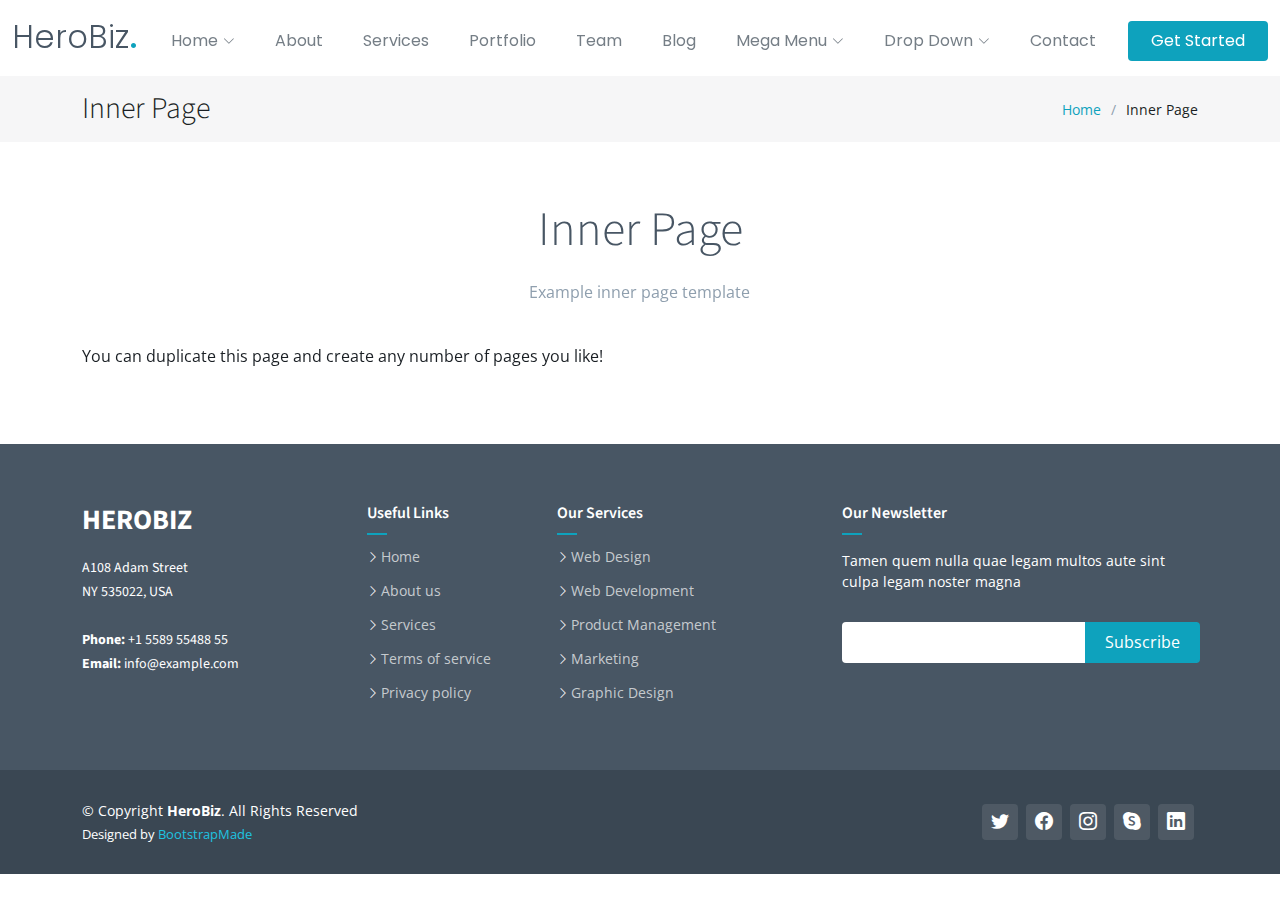
<file: inner-page.html>
<!DOCTYPE html>
<html lang="en">

<head>
  <meta charset="utf-8">
  <meta content="width=device-width, initial-scale=1.0" name="viewport">

  <title>Inner Page - HeroBiz Bootstrap Template</title>
  <meta content="" name="description">
  <meta content="" name="keywords">

  <!-- Favicons -->
  <link href="assets/img/favicon.png" rel="icon">
  <link href="assets/img/apple-touch-icon.png" rel="apple-touch-icon">

  <!-- Google Fonts -->
  <link rel="preconnect" href="https://fonts.googleapis.com">
  <link rel="preconnect" href="https://fonts.gstatic.com" crossorigin>
  <link href="https://fonts.googleapis.com/css2?family=Open+Sans:ital,wght@0,300;0,400;0,500;0,600;0,700;1,300;1,400;1,500;1,600;1,700&family=Poppins:ital,wght@0,300;0,400;0,500;0,600;0,700;1,300;1,400;1,500;1,600;1,700&family=Source+Sans+Pro:ital,wght@0,300;0,400;0,600;0,700;1,300;1,400;1,600;1,700&display=swap" rel="stylesheet">

  <!-- Vendor CSS Files -->
  <link href="assets/vendor/bootstrap/css/bootstrap.min.css" rel="stylesheet">
  <link href="assets/vendor/bootstrap-icons/bootstrap-icons.css" rel="stylesheet">
  <link href="assets/vendor/aos/aos.css" rel="stylesheet">
  <link href="assets/vendor/glightbox/css/glightbox.min.css" rel="stylesheet">
  <link href="assets/vendor/swiper/swiper-bundle.min.css" rel="stylesheet">

  <!-- Variables CSS Files. Uncomment your preferred color scheme -->
  <link href="assets/css/variables.css" rel="stylesheet">
  <!-- <link href="assets/css/variables-blue.css" rel="stylesheet"> -->
  <!-- <link href="assets/css/variables-green.css" rel="stylesheet"> -->
  <!-- <link href="assets/css/variables-orange.css" rel="stylesheet"> -->
  <!-- <link href="assets/css/variables-purple.css" rel="stylesheet"> -->
  <!-- <link href="assets/css/variables-red.css" rel="stylesheet"> -->
  <!-- <link href="assets/css/variables-pink.css" rel="stylesheet"> -->

  <!-- Template Main CSS File -->
  <link href="assets/css/main.css" rel="stylesheet">

  <!-- =======================================================
  * Template Name: HeroBiz - v2.3.0
  * Template URL: https://bootstrapmade.com/herobiz-bootstrap-business-template/
  * Author: BootstrapMade.com
  * License: https://bootstrapmade.com/license/
  ======================================================== -->
</head>

<body>

  <!-- ======= Header ======= -->
  <header id="header" class="header fixed-top" data-scrollto-offset="0">
    <div class="container-fluid d-flex align-items-center justify-content-between">

      <a href="index.html" class="logo d-flex align-items-center scrollto me-auto me-lg-0">
        <!-- Uncomment the line below if you also wish to use an image logo -->
        <!-- <img src="assets/img/logo.png" alt=""> -->
        <h1>HeroBiz<span>.</span></h1>
      </a>

      <nav id="navbar" class="navbar">
        <ul>

          <li class="dropdown"><a href="#"><span>Home</span> <i class="bi bi-chevron-down dropdown-indicator"></i></a>
            <ul>
              <li><a href="index.html">Home 1 - index.html</a></li>
              <li><a href="index-2.html">Home 2 - index-2.html</a></li>
              <li><a href="index-3.html">Home 3 - index-3.html</a></li>
              <li><a href="index-4.html">Home 4 - index-4.html</a></li>
            </ul>
          </li>

          <li><a class="nav-link scrollto" href="index.html#about">About</a></li>
          <li><a class="nav-link scrollto" href="index.html#services">Services</a></li>
          <li><a class="nav-link scrollto" href="index.html#portfolio">Portfolio</a></li>
          <li><a class="nav-link scrollto" href="index.html#team">Team</a></li>
          <li><a href="blog.html">Blog</a></li>
          <li class="dropdown megamenu"><a href="#"><span>Mega Menu</span> <i class="bi bi-chevron-down dropdown-indicator"></i></a>
            <ul>
              <li>
                <a href="#">Column 1 link 1</a>
                <a href="#">Column 1 link 2</a>
                <a href="#">Column 1 link 3</a>
              </li>
              <li>
                <a href="#">Column 2 link 1</a>
                <a href="#">Column 2 link 2</a>
                <a href="#">Column 3 link 3</a>
              </li>
              <li>
                <a href="#">Column 3 link 1</a>
                <a href="#">Column 3 link 2</a>
                <a href="#">Column 3 link 3</a>
              </li>
              <li>
                <a href="#">Column 4 link 1</a>
                <a href="#">Column 4 link 2</a>
                <a href="#">Column 4 link 3</a>
              </li>
            </ul>
          </li>
          <li class="dropdown"><a href="#"><span>Drop Down</span> <i class="bi bi-chevron-down dropdown-indicator"></i></a>
            <ul>
              <li><a href="#">Drop Down 1</a></li>
              <li class="dropdown"><a href="#"><span>Deep Drop Down</span> <i class="bi bi-chevron-down dropdown-indicator"></i></a>
                <ul>
                  <li><a href="#">Deep Drop Down 1</a></li>
                  <li><a href="#">Deep Drop Down 2</a></li>
                  <li><a href="#">Deep Drop Down 3</a></li>
                  <li><a href="#">Deep Drop Down 4</a></li>
                  <li><a href="#">Deep Drop Down 5</a></li>
                </ul>
              </li>
              <li><a href="#">Drop Down 2</a></li>
              <li><a href="#">Drop Down 3</a></li>
              <li><a href="#">Drop Down 4</a></li>
            </ul>
          </li>
          <li><a class="nav-link scrollto" href="index.html#contact">Contact</a></li>
        </ul>
        <i class="bi bi-list mobile-nav-toggle d-none"></i>
      </nav><!-- .navbar -->

      <a class="btn-getstarted scrollto" href="index.html#about">Get Started</a>

    </div>
  </header><!-- End Header -->

  <main id="main">

    <!-- ======= Breadcrumbs ======= -->
    <div class="breadcrumbs">
      <div class="container">

        <div class="d-flex justify-content-between align-items-center">
          <h2>Inner Page</h2>
          <ol>
            <li><a href="index.html">Home</a></li>
            <li>Inner Page</li>
          </ol>
        </div>

      </div>
    </div><!-- End Breadcrumbs -->

    <!-- ======= Blog Section ======= -->
    <section class="inner-page">
      <div class="container" data-aos="fade-up">

        <div class="section-header">
          <h2>Inner Page</h2>
          <p>Example inner page template</p>
        </div>

        <p>
          You can duplicate this page and create any number of pages you like!
        </p>

      </div>
    </section><!-- End Inner Page -->

  </main><!-- End #main -->

  <!-- ======= Footer ======= -->
  <footer id="footer" class="footer">

    <div class="footer-content">
      <div class="container">
        <div class="row">

          <div class="col-lg-3 col-md-6">
            <div class="footer-info">
              <h3>HeroBiz</h3>
              <p>
                A108 Adam Street <br>
                NY 535022, USA<br><br>
                <strong>Phone:</strong> +1 5589 55488 55<br>
                <strong>Email:</strong> info@example.com<br>
              </p>
            </div>
          </div>

          <div class="col-lg-2 col-md-6 footer-links">
            <h4>Useful Links</h4>
            <ul>
              <li><i class="bi bi-chevron-right"></i> <a href="#">Home</a></li>
              <li><i class="bi bi-chevron-right"></i> <a href="#">About us</a></li>
              <li><i class="bi bi-chevron-right"></i> <a href="#">Services</a></li>
              <li><i class="bi bi-chevron-right"></i> <a href="#">Terms of service</a></li>
              <li><i class="bi bi-chevron-right"></i> <a href="#">Privacy policy</a></li>
            </ul>
          </div>

          <div class="col-lg-3 col-md-6 footer-links">
            <h4>Our Services</h4>
            <ul>
              <li><i class="bi bi-chevron-right"></i> <a href="#">Web Design</a></li>
              <li><i class="bi bi-chevron-right"></i> <a href="#">Web Development</a></li>
              <li><i class="bi bi-chevron-right"></i> <a href="#">Product Management</a></li>
              <li><i class="bi bi-chevron-right"></i> <a href="#">Marketing</a></li>
              <li><i class="bi bi-chevron-right"></i> <a href="#">Graphic Design</a></li>
            </ul>
          </div>

          <div class="col-lg-4 col-md-6 footer-newsletter">
            <h4>Our Newsletter</h4>
            <p>Tamen quem nulla quae legam multos aute sint culpa legam noster magna</p>
            <form action="" method="post">
              <input type="email" name="email"><input type="submit" value="Subscribe">
            </form>

          </div>

        </div>
      </div>
    </div>

    <div class="footer-legal text-center">
      <div class="container d-flex flex-column flex-lg-row justify-content-center justify-content-lg-between align-items-center">

        <div class="d-flex flex-column align-items-center align-items-lg-start">
          <div class="copyright">
            &copy; Copyright <strong><span>HeroBiz</span></strong>. All Rights Reserved
          </div>
          <div class="credits">
            <!-- All the links in the footer should remain intact. -->
            <!-- You can delete the links only if you purchased the pro version. -->
            <!-- Licensing information: https://bootstrapmade.com/license/ -->
            <!-- Purchase the pro version with working PHP/AJAX contact form: https://bootstrapmade.com/herobiz-bootstrap-business-template/ -->
            Designed by <a href="https://bootstrapmade.com/">BootstrapMade</a>
          </div>
        </div>

        <div class="social-links order-first order-lg-last mb-3 mb-lg-0">
          <a href="#" class="twitter"><i class="bi bi-twitter"></i></a>
          <a href="#" class="facebook"><i class="bi bi-facebook"></i></a>
          <a href="#" class="instagram"><i class="bi bi-instagram"></i></a>
          <a href="#" class="google-plus"><i class="bi bi-skype"></i></a>
          <a href="#" class="linkedin"><i class="bi bi-linkedin"></i></a>
        </div>

      </div>
    </div>

  </footer><!-- End Footer -->

  <a href="#" class="scroll-top d-flex align-items-center justify-content-center"><i class="bi bi-arrow-up-short"></i></a>

  <div id="preloader"></div>

  <!-- Vendor JS Files -->
  <script src="assets/vendor/bootstrap/js/bootstrap.bundle.min.js"></script>
  <script src="assets/vendor/aos/aos.js"></script>
  <script src="assets/vendor/glightbox/js/glightbox.min.js"></script>
  <script src="assets/vendor/isotope-layout/isotope.pkgd.min.js"></script>
  <script src="assets/vendor/swiper/swiper-bundle.min.js"></script>
  <script src="assets/vendor/php-email-form/validate.js"></script>

  <!-- Template Main JS File -->
  <script src="assets/js/main.js"></script>

</body>

</html>
</file>
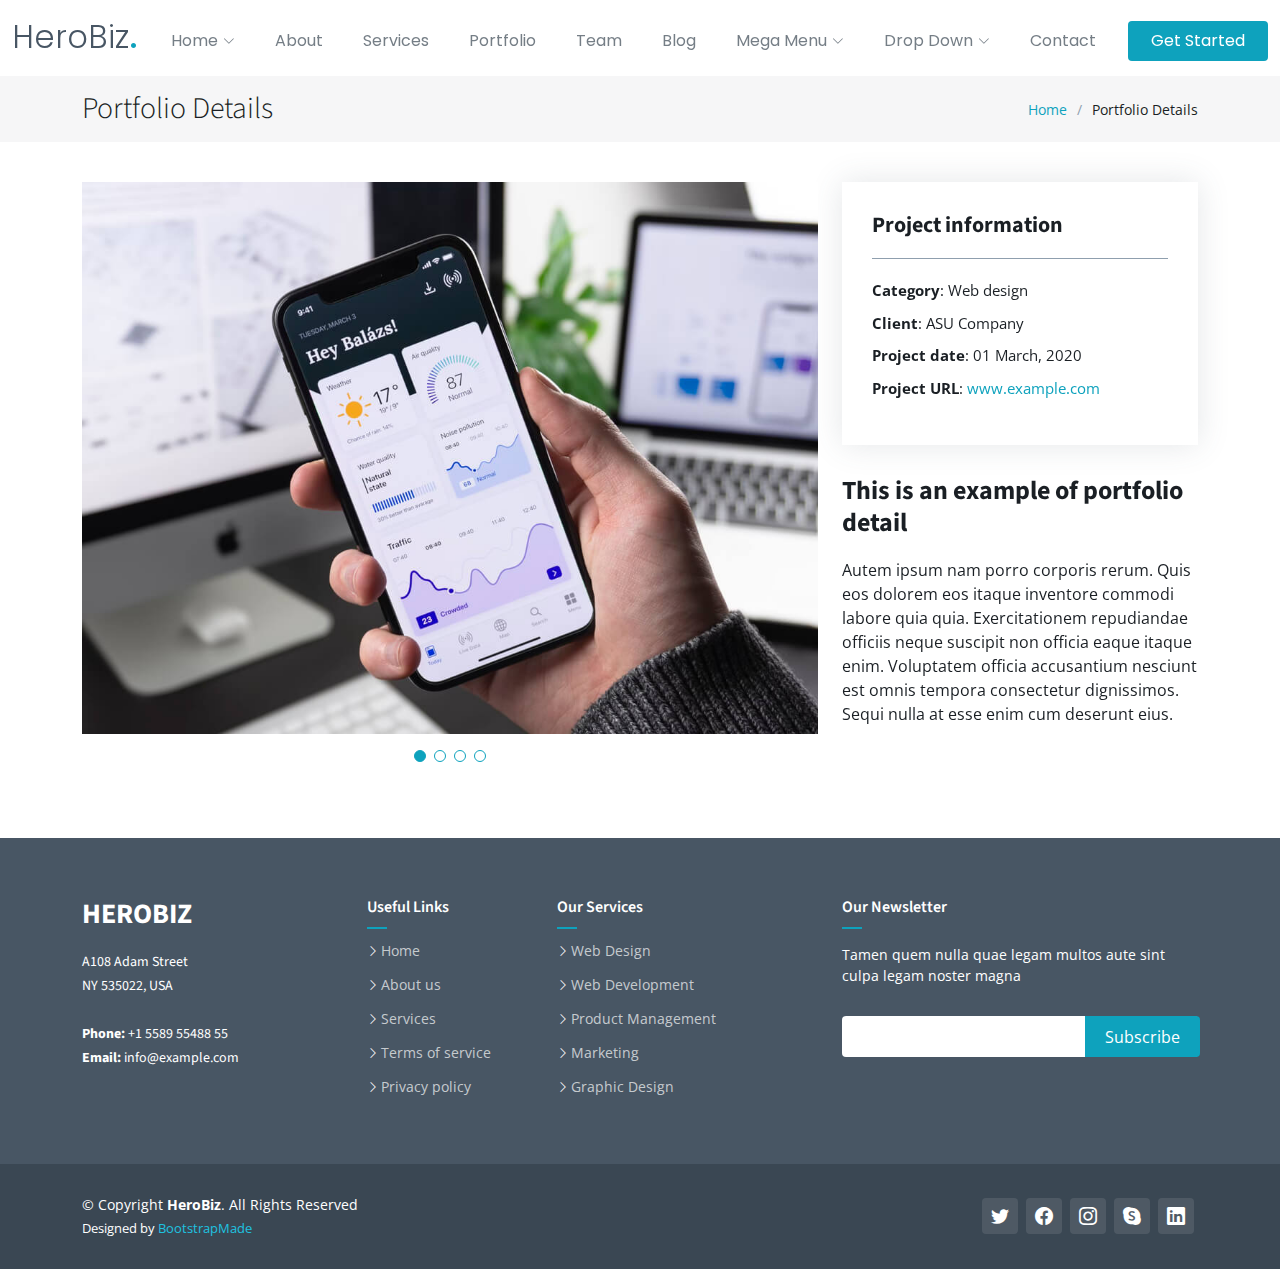
<file: portfolio-details.html>
<!DOCTYPE html>
<html lang="en">

<head>
  <meta charset="utf-8">
  <meta content="width=device-width, initial-scale=1.0" name="viewport">

  <title>Portfolio Details - HeroBiz Bootstrap Template</title>
  <meta content="" name="description">
  <meta content="" name="keywords">

  <!-- Favicons -->
  <link href="assets/img/favicon.png" rel="icon">
  <link href="assets/img/apple-touch-icon.png" rel="apple-touch-icon">

  <!-- Google Fonts -->
  <link rel="preconnect" href="https://fonts.googleapis.com">
  <link rel="preconnect" href="https://fonts.gstatic.com" crossorigin>
  <link href="https://fonts.googleapis.com/css2?family=Open+Sans:ital,wght@0,300;0,400;0,500;0,600;0,700;1,300;1,400;1,500;1,600;1,700&family=Poppins:ital,wght@0,300;0,400;0,500;0,600;0,700;1,300;1,400;1,500;1,600;1,700&family=Source+Sans+Pro:ital,wght@0,300;0,400;0,600;0,700;1,300;1,400;1,600;1,700&display=swap" rel="stylesheet">

  <!-- Vendor CSS Files -->
  <link href="assets/vendor/bootstrap/css/bootstrap.min.css" rel="stylesheet">
  <link href="assets/vendor/bootstrap-icons/bootstrap-icons.css" rel="stylesheet">
  <link href="assets/vendor/aos/aos.css" rel="stylesheet">
  <link href="assets/vendor/glightbox/css/glightbox.min.css" rel="stylesheet">
  <link href="assets/vendor/swiper/swiper-bundle.min.css" rel="stylesheet">

  <!-- Variables CSS Files. Uncomment your preferred color scheme -->
  <link href="assets/css/variables.css" rel="stylesheet">
  <!-- <link href="assets/css/variables-blue.css" rel="stylesheet"> -->
  <!-- <link href="assets/css/variables-green.css" rel="stylesheet"> -->
  <!-- <link href="assets/css/variables-orange.css" rel="stylesheet"> -->
  <!-- <link href="assets/css/variables-purple.css" rel="stylesheet"> -->
  <!-- <link href="assets/css/variables-red.css" rel="stylesheet"> -->
  <!-- <link href="assets/css/variables-pink.css" rel="stylesheet"> -->

  <!-- Template Main CSS File -->
  <link href="assets/css/main.css" rel="stylesheet">

  <!-- =======================================================
  * Template Name: HeroBiz - v2.3.0
  * Template URL: https://bootstrapmade.com/herobiz-bootstrap-business-template/
  * Author: BootstrapMade.com
  * License: https://bootstrapmade.com/license/
  ======================================================== -->
</head>

<body>

  <!-- ======= Header ======= -->
  <header id="header" class="header fixed-top" data-scrollto-offset="0">
    <div class="container-fluid d-flex align-items-center justify-content-between">

      <a href="index.html" class="logo d-flex align-items-center scrollto me-auto me-lg-0">
        <!-- Uncomment the line below if you also wish to use an image logo -->
        <!-- <img src="assets/img/logo.png" alt=""> -->
        <h1>HeroBiz<span>.</span></h1>
      </a>

      <nav id="navbar" class="navbar">
        <ul>

          <li class="dropdown"><a href="#"><span>Home</span> <i class="bi bi-chevron-down dropdown-indicator"></i></a>
            <ul>
              <li><a href="index.html">Home 1 - index.html</a></li>
              <li><a href="index-2.html">Home 2 - index-2.html</a></li>
              <li><a href="index-3.html">Home 3 - index-3.html</a></li>
              <li><a href="index-4.html">Home 4 - index-4.html</a></li>
            </ul>
          </li>

          <li><a class="nav-link scrollto" href="index.html#about">About</a></li>
          <li><a class="nav-link scrollto" href="index.html#services">Services</a></li>
          <li><a class="nav-link scrollto" href="index.html#portfolio">Portfolio</a></li>
          <li><a class="nav-link scrollto" href="index.html#team">Team</a></li>
          <li><a href="blog.html">Blog</a></li>
          <li class="dropdown megamenu"><a href="#"><span>Mega Menu</span> <i class="bi bi-chevron-down dropdown-indicator"></i></a>
            <ul>
              <li>
                <a href="#">Column 1 link 1</a>
                <a href="#">Column 1 link 2</a>
                <a href="#">Column 1 link 3</a>
              </li>
              <li>
                <a href="#">Column 2 link 1</a>
                <a href="#">Column 2 link 2</a>
                <a href="#">Column 3 link 3</a>
              </li>
              <li>
                <a href="#">Column 3 link 1</a>
                <a href="#">Column 3 link 2</a>
                <a href="#">Column 3 link 3</a>
              </li>
              <li>
                <a href="#">Column 4 link 1</a>
                <a href="#">Column 4 link 2</a>
                <a href="#">Column 4 link 3</a>
              </li>
            </ul>
          </li>
          <li class="dropdown"><a href="#"><span>Drop Down</span> <i class="bi bi-chevron-down dropdown-indicator"></i></a>
            <ul>
              <li><a href="#">Drop Down 1</a></li>
              <li class="dropdown"><a href="#"><span>Deep Drop Down</span> <i class="bi bi-chevron-down dropdown-indicator"></i></a>
                <ul>
                  <li><a href="#">Deep Drop Down 1</a></li>
                  <li><a href="#">Deep Drop Down 2</a></li>
                  <li><a href="#">Deep Drop Down 3</a></li>
                  <li><a href="#">Deep Drop Down 4</a></li>
                  <li><a href="#">Deep Drop Down 5</a></li>
                </ul>
              </li>
              <li><a href="#">Drop Down 2</a></li>
              <li><a href="#">Drop Down 3</a></li>
              <li><a href="#">Drop Down 4</a></li>
            </ul>
          </li>
          <li><a class="nav-link scrollto" href="index.html#contact">Contact</a></li>
        </ul>
        <i class="bi bi-list mobile-nav-toggle d-none"></i>
      </nav><!-- .navbar -->

      <a class="btn-getstarted scrollto" href="index.html#about">Get Started</a>

    </div>
  </header><!-- End Header -->

  <main id="main">

    <!-- ======= Breadcrumbs ======= -->
    <div class="breadcrumbs">
      <div class="container">

        <div class="d-flex justify-content-between align-items-center">
          <h2>Portfolio Details</h2>
          <ol>
            <li><a href="index.html">Home</a></li>
            <li>Portfolio Details</li>
          </ol>
        </div>

      </div>
    </div><!-- End Breadcrumbs -->

    <!-- ======= Portfolio Details Section ======= -->
    <section id="portfolio-details" class="portfolio-details">
      <div class="container" data-aos="fade-up">

        <div class="row gy-4">

          <div class="col-lg-8">
            <div class="portfolio-details-slider swiper">
              <div class="swiper-wrapper align-items-center">

                <div class="swiper-slide">
                  <img src="assets/img/portfolio/app-1.jpg" alt="">
                </div>

                <div class="swiper-slide">
                  <img src="assets/img/portfolio/product-1.jpg" alt="">
                </div>

                <div class="swiper-slide">
                  <img src="assets/img/portfolio/branding-1.jpg" alt="">
                </div>

                <div class="swiper-slide">
                  <img src="assets/img/portfolio/books-1.jpg" alt="">
                </div>

              </div>
              <div class="swiper-pagination"></div>
            </div>
          </div>

          <div class="col-lg-4">
            <div class="portfolio-info">
              <h3>Project information</h3>
              <ul>
                <li><strong>Category</strong>: Web design</li>
                <li><strong>Client</strong>: ASU Company</li>
                <li><strong>Project date</strong>: 01 March, 2020</li>
                <li><strong>Project URL</strong>: <a href="#">www.example.com</a></li>
              </ul>
            </div>
            <div class="portfolio-description">
              <h2>This is an example of portfolio detail</h2>
              <p>
                Autem ipsum nam porro corporis rerum. Quis eos dolorem eos itaque inventore commodi labore quia quia. Exercitationem repudiandae officiis neque suscipit non officia eaque itaque enim. Voluptatem officia accusantium nesciunt est omnis tempora consectetur dignissimos. Sequi nulla at esse enim cum deserunt eius.
              </p>
            </div>
          </div>

        </div>

      </div>
    </section><!-- End Portfolio Details Section -->

  </main><!-- End #main -->

  <!-- ======= Footer ======= -->
  <footer id="footer" class="footer">

    <div class="footer-content">
      <div class="container">
        <div class="row">

          <div class="col-lg-3 col-md-6">
            <div class="footer-info">
              <h3>HeroBiz</h3>
              <p>
                A108 Adam Street <br>
                NY 535022, USA<br><br>
                <strong>Phone:</strong> +1 5589 55488 55<br>
                <strong>Email:</strong> info@example.com<br>
              </p>
            </div>
          </div>

          <div class="col-lg-2 col-md-6 footer-links">
            <h4>Useful Links</h4>
            <ul>
              <li><i class="bi bi-chevron-right"></i> <a href="#">Home</a></li>
              <li><i class="bi bi-chevron-right"></i> <a href="#">About us</a></li>
              <li><i class="bi bi-chevron-right"></i> <a href="#">Services</a></li>
              <li><i class="bi bi-chevron-right"></i> <a href="#">Terms of service</a></li>
              <li><i class="bi bi-chevron-right"></i> <a href="#">Privacy policy</a></li>
            </ul>
          </div>

          <div class="col-lg-3 col-md-6 footer-links">
            <h4>Our Services</h4>
            <ul>
              <li><i class="bi bi-chevron-right"></i> <a href="#">Web Design</a></li>
              <li><i class="bi bi-chevron-right"></i> <a href="#">Web Development</a></li>
              <li><i class="bi bi-chevron-right"></i> <a href="#">Product Management</a></li>
              <li><i class="bi bi-chevron-right"></i> <a href="#">Marketing</a></li>
              <li><i class="bi bi-chevron-right"></i> <a href="#">Graphic Design</a></li>
            </ul>
          </div>

          <div class="col-lg-4 col-md-6 footer-newsletter">
            <h4>Our Newsletter</h4>
            <p>Tamen quem nulla quae legam multos aute sint culpa legam noster magna</p>
            <form action="" method="post">
              <input type="email" name="email"><input type="submit" value="Subscribe">
            </form>

          </div>

        </div>
      </div>
    </div>

    <div class="footer-legal text-center">
      <div class="container d-flex flex-column flex-lg-row justify-content-center justify-content-lg-between align-items-center">

        <div class="d-flex flex-column align-items-center align-items-lg-start">
          <div class="copyright">
            &copy; Copyright <strong><span>HeroBiz</span></strong>. All Rights Reserved
          </div>
          <div class="credits">
            <!-- All the links in the footer should remain intact. -->
            <!-- You can delete the links only if you purchased the pro version. -->
            <!-- Licensing information: https://bootstrapmade.com/license/ -->
            <!-- Purchase the pro version with working PHP/AJAX contact form: https://bootstrapmade.com/herobiz-bootstrap-business-template/ -->
            Designed by <a href="https://bootstrapmade.com/">BootstrapMade</a>
          </div>
        </div>

        <div class="social-links order-first order-lg-last mb-3 mb-lg-0">
          <a href="#" class="twitter"><i class="bi bi-twitter"></i></a>
          <a href="#" class="facebook"><i class="bi bi-facebook"></i></a>
          <a href="#" class="instagram"><i class="bi bi-instagram"></i></a>
          <a href="#" class="google-plus"><i class="bi bi-skype"></i></a>
          <a href="#" class="linkedin"><i class="bi bi-linkedin"></i></a>
        </div>

      </div>
    </div>

  </footer><!-- End Footer -->

  <a href="#" class="scroll-top d-flex align-items-center justify-content-center"><i class="bi bi-arrow-up-short"></i></a>

  <div id="preloader"></div>

  <!-- Vendor JS Files -->
  <script src="assets/vendor/bootstrap/js/bootstrap.bundle.min.js"></script>
  <script src="assets/vendor/aos/aos.js"></script>
  <script src="assets/vendor/glightbox/js/glightbox.min.js"></script>
  <script src="assets/vendor/isotope-layout/isotope.pkgd.min.js"></script>
  <script src="assets/vendor/swiper/swiper-bundle.min.js"></script>
  <script src="assets/vendor/php-email-form/validate.js"></script>

  <!-- Template Main JS File -->
  <script src="assets/js/main.js"></script>

</body>

</html>
</file>
<file: assets/css/variables.css>
/**
* Template Name: HeroBiz
* File: variables.css
* Description: Easily customize colors, typography, and other repetitive properties used in the template main stylesheet file main.css
* 
* Template URL: https://bootstrapmade.com/herobiz-bootstrap-business-template/
* Author: BootstrapMade.com
* License: https://bootstrapmade.com/license/
* 
* Contents:
* 1. HeroBiz template variables 
* 2. Override default Bootstrap variables
* 3. Set color and background class names
*
* Learn more about CSS variables at https://developer.mozilla.org/en-US/docs/Web/CSS/Using_CSS_custom_properties
*/

/*--------------------------------------------------------------
# 1. HeroBiz template variables 
--------------------------------------------------------------*/
:root {

  /* Fonts */
  --font-default: 'Open Sans', system-ui, -apple-system, "Segoe UI", Roboto, "Helvetica Neue", Arial, "Noto Sans", "Liberation Sans", sans-serif, "Apple Color Emoji", "Segoe UI Emoji", "Segoe UI Symbol", "Noto Color Emoji";
  --font-primary: 'Source Sans Pro', sans-serif;
  --font-secondary: 'Poppins', sans-serif;

  /* Colors */
  /* The *-rgb color names are simply the RGB converted value of the corresponding color for use in the rgba() function */

  /* Default text color */
  --color-default: #1a1f24;
  --color-default-rgb: 26, 31, 36;

  /* Defult links color */
  --color-links: #0ea2bd;
  --color-links-hover: #1ec3e0;

  /* Primay colors */
  --color-primary: #0ea2bd;
  --color-primary-light: #1ec3e0;
  --color-primary-dark: #0189a1;

  --color-primary-rgb: 14, 162, 189;
  --color-primary-light-rgb: 30, 195, 224;
  --color-primary-dark-rgb: 1, 137, 161;

  /* Secondary colors */
  --color-secondary: #485664;
  --color-secondary-light: #8f9fae;
  --color-secondary-dark: #3a4753;

  --color-secondary-rgb: 72, 86, 100;
  --color-secondary-light-rgb: 143, 159, 174;
  --color-secondary-dark-rgb: 58, 71, 83;

  /* General colors */
  --color-blue: #0d6efd;
  --color-blue-rgb: 13, 110, 253;

  --color-indigo: #6610f2;
  --color-indigo-rgb: 102, 16, 242;

  --color-purple: #6f42c1;
  --color-purple-rgb: 111, 66, 193;

  --color-pink: #f3268c;
  --color-pink-rgb: 243, 38, 140;

  --color-red: #df1529;
  --color-red-rgb: 223, 21, 4;

  --color-orange: #fd7e14;
  --color-orange-rgb: 253, 126, 20;

  --color-yellow: #ffc107;
  --color-yellow-rgb: 255, 193, 7;

  --color-green: #059652;
  --color-green-rgb: 5, 150, 82;

  --color-teal: #20c997;
  --color-teal-rgb: 32, 201, 151;

  --color-cyan: #0dcaf0;
  --color-cyan-rgb: 13, 202, 240;

  --color-white: #ffffff;
  --color-white-rgb: 255, 255, 255;

  --color-gray: #6c757d;
  --color-gray-rgb: 108, 117, 125;

  --color-black: #000000;
  --color-black-rgb: 0, 0, 0;
  
}

/*--------------------------------------------------------------
# 2. Override default Bootstrap variables
--------------------------------------------------------------*/
:root {

  --bs-blue: var(--color-blue);
  --bs-indigo: var(--color-indigo);
  --bs-purple: var(--color-purple);
  --bs-pink: var(--color-pink);
  --bs-red: var(--color-red);
  --bs-orange: var(--color-orange);
  --bs-yellow: var(--color-yellow);
  --bs-green: var(--color-green);
  --bs-teal: var(--color-teal);
  --bs-cyan: var(--color-cyan);
  --bs-white: var(--color-white);
  --bs-gray: var(--color-gray);
  --bs-gray-dark: #343a40;
  --bs-gray-100: #f8f9fa;
  --bs-gray-200: #e9ecef;
  --bs-gray-300: #dee2e6;
  --bs-gray-400: #ced4da;
  --bs-gray-500: #adb5bd;
  --bs-gray-600: #6c757d;
  --bs-gray-700: #495057;
  --bs-gray-800: #343a40;
  --bs-gray-900: #212529;
  --bs-primary: var(--color-blue);
  --bs-secondary: var(--color-blue);
  --bs-success: #198754;
  --bs-info: #0dcaf0;
  --bs-warning: #ffc107;
  --bs-danger: #dc3545;
  --bs-light: #f8f9fa;
  --bs-dark: #212529;
  --bs-primary-rgb: var(--color-primary-rgb);
  --bs-secondary-rgb: var(--color-secondary-rgb);
  --bs-success-rgb: 25, 135, 84;
  --bs-info-rgb: 13, 202, 240;
  --bs-warning-rgb: 255, 193, 7;
  --bs-danger-rgb: 220, 53, 69;
  --bs-light-rgb: 248, 249, 250;
  --bs-dark-rgb: 33, 37, 41;
  --bs-white-rgb: var(--color-white-rgb);
  --bs-black-rgb: var(--color-black-rgb);
  --bs-body-color-rgb: var(--color-default-rgb);
  --bs-body-bg-rgb: 255, 255, 255;
  --bs-font-sans-serif: var(--font-default);
  --bs-font-monospace: SFMono-Regular, Menlo, Monaco, Consolas, "Liberation Mono", "Courier New", monospace;
  --bs-gradient: linear-gradient(180deg, rgba(255, 255, 255, 0.15), rgba(255, 255, 255, 0));
  --bs-body-font-family: var(--font-default);
  --bs-body-font-size: 1rem;
  --bs-body-font-weight: 400;
  --bs-body-line-height: 1.5;
  --bs-body-color: var(--color-default);
  --bs-body-bg: #fff;

}

/*--------------------------------------------------------------
# 3. Set color and background class names
--------------------------------------------------------------*/
/* Fonts */
.font-default { font-family: var(--font-default) !important; }
.font-primary { font-family: var(--font-primary) !important;}
.font-secondary { font-family: var(--font-secondary) !important; }

/* Text Colors */
.color-default { color: var(--color-default) !important; }
.color-links { color: var(--color-links) !important; }
.color-links:hover { color: var(--color-links-hover) !important; }
.color-primary { color: var(--color-primary) !important; }
.color-primary-light { color: var(--color-primary-light) !important; }
.color-primary-dark { color: var(--color-primary-dark) !important; }
.color-secondary { color: var(--color-secondary) !important; }
.color-secondary-light { color: var(--color-secondary-light) !important; }
.color-secondary-dark { color: var(--color-secondary-dark) !important; }
.color-blue { color: var(--color-blue) !important; }
.color-indigo { color: var(--color-indigo) !important; }
.color-purple { color: var(--color-purple) !important; }
.color-pink { color: var(--color-pink) !important; }
.color-red { color: var(--color-red) !important; }
.color-orange { color: var(--color-orange) !important; }
.color-yellow { color: var(--color-yellow) !important; }
.color-green { color: var(--color-green) !important; }
.color-teal { color: var(--color-teal) !important; }
.color-cyan { color: var(--color-cyan) !important; }
.color-white { color: var(--color-white) !important; }
.color-gray { color: var(--color-gray) !important; }
.color-black { color: var(--color-black) !important; }

/* Background Colors */
.bg-default { background-color: var(--color-default) !important; }
.bg-primary { background-color: var(--color-primary) !important; }
.bg-primary-light { background-color: var(--color-primary-light) !important; }
.bg-primary-dark { background-color: var(--color-primary-dark) !important; }
.bg-secondary { background-color: var(--color-secondary) !important; }
.bg-secondary-light { background-color: var(--color-secondary-light) !important; }
.bg-secondary-dark { background-color: var(--color-secondary-dark) !important; }
.bg-blue { background-color: var(--color-blue) !important; }
.bg-indigo { background-color: var(--color-indigo) !important; }
.bg-purple { background-color: var(--color-purple) !important; }
.bg-pink { background-color: var(--color-pink) !important; }
.bg-red { background-color: var(--color-red) !important; }
.bg-orange { background-color: var(--color-orange) !important; }
.bg-yellow { background-color: var(--color-yellow) !important; }
.bg-green { background-color: var(--color-green) !important; }
.bg-teal { background-color: var(--color-teal) !important; }
.bg-cyan { background-color: var(--color-cyan) !important; }
.bg-white { background-color: var(--color-white) !important; }
.bg-gray { background-color: var(--color-gray) !important; }
.bg-black { background-color: var(--color-black) !important; }
</file>
<file: assets/css/variables-blue.css>
/**
* Template Name: HeroBiz
* File: variables-blue.css
* Description: Easily customize colors, typography, and other repetitive properties used in the template main stylesheet file main.css
* 
* Template URL: https://bootstrapmade.com/herobiz-bootstrap-business-template/
* Author: BootstrapMade.com
* License: https://bootstrapmade.com/license/
* 
* Contents:
* 1. HeroBiz template variables 
* 2. Override default Bootstrap variables
* 3. Set color and background class names
*
* Learn more about CSS variables at https://developer.mozilla.org/en-US/docs/Web/CSS/Using_CSS_custom_properties
*/

/*--------------------------------------------------------------
# 1. HeroBiz template variables 
--------------------------------------------------------------*/
:root {

  /* Fonts */
  --font-default: 'Open Sans', system-ui, -apple-system, "Segoe UI", Roboto, "Helvetica Neue", Arial, "Noto Sans", "Liberation Sans", sans-serif, "Apple Color Emoji", "Segoe UI Emoji", "Segoe UI Symbol", "Noto Color Emoji";
  --font-primary: 'Source Sans Pro', sans-serif;
  --font-secondary: 'Poppins', sans-serif;

  /* Colors */
  /* The *-rgb color names are simply the RGB converted value of the corresponding color for use in the rgba() function */

  /* Default text color */
  --color-default: #1a1f24;
  --color-default-rgb: 26, 31, 36;

  /* Defult links color */
  --color-links: #3279fc;
  --color-links-hover: #4797ff;

  /* Primay colors */
  --color-primary: #3279fc;
  --color-primary-light: #4797ff;
  --color-primary-dark: #1c61e2;

  --color-primary-rgb: 50, 121, 252;
  --color-primary-light-rgb: 71, 151, 255;
  --color-primary-dark-rgb: 28, 97, 226;

  /* Secondary colors */
  --color-secondary: #5670a0;
  --color-secondary-light: #6e87b6;
  --color-secondary-dark: #3b5380;

  --color-secondary-rgb: 86, 112, 160;
  --color-secondary-light-rgb: 110, 135, 182;
  --color-secondary-dark-rgb: 59, 83, 128;

  /* General colors */
  --color-blue: #0d6efd;
  --color-blue-rgb: 13, 110, 253;

  --color-indigo: #6610f2;
  --color-indigo-rgb: 102, 16, 242;

  --color-purple: #6f42c1;
  --color-purple-rgb: 111, 66, 193;

  --color-pink: #f3268c;
  --color-pink-rgb: 243, 38, 140;

  --color-red: #df1529;
  --color-red-rgb: 223, 21, 4;

  --color-orange: #fd7e14;
  --color-orange-rgb: 253, 126, 20;

  --color-yellow: #ffc107;
  --color-yellow-rgb: 255, 193, 7;

  --color-green: #059652;
  --color-green-rgb: 5, 150, 82;

  --color-teal: #20c997;
  --color-teal-rgb: 32, 201, 151;

  --color-cyan: #0dcaf0;
  --color-cyan-rgb: 13, 202, 240;

  --color-white: #ffffff;
  --color-white-rgb: 255, 255, 255;

  --color-gray: #6c757d;
  --color-gray-rgb: 108, 117, 125;

  --color-black: #000000;
  --color-black-rgb: 0, 0, 0;
  
}

/*--------------------------------------------------------------
# 2. Override default Bootstrap variables
--------------------------------------------------------------*/
:root {

  --bs-blue: var(--color-blue);
  --bs-indigo: var(--color-indigo);
  --bs-purple: var(--color-purple);
  --bs-pink: var(--color-pink);
  --bs-red: var(--color-red);
  --bs-orange: var(--color-orange);
  --bs-yellow: var(--color-yellow);
  --bs-green: var(--color-green);
  --bs-teal: var(--color-teal);
  --bs-cyan: var(--color-cyan);
  --bs-white: var(--color-white);
  --bs-gray: var(--color-gray);
  --bs-gray-dark: #343a40;
  --bs-gray-100: #f8f9fa;
  --bs-gray-200: #e9ecef;
  --bs-gray-300: #dee2e6;
  --bs-gray-400: #ced4da;
  --bs-gray-500: #adb5bd;
  --bs-gray-600: #6c757d;
  --bs-gray-700: #495057;
  --bs-gray-800: #343a40;
  --bs-gray-900: #212529;
  --bs-primary: var(--color-blue);
  --bs-secondary: var(--color-blue);
  --bs-success: #198754;
  --bs-info: #0dcaf0;
  --bs-warning: #ffc107;
  --bs-danger: #dc3545;
  --bs-light: #f8f9fa;
  --bs-dark: #212529;
  --bs-primary-rgb: var(--color-primary-rgb);
  --bs-secondary-rgb: var(--color-secondary-rgb);
  --bs-success-rgb: 25, 135, 84;
  --bs-info-rgb: 13, 202, 240;
  --bs-warning-rgb: 255, 193, 7;
  --bs-danger-rgb: 220, 53, 69;
  --bs-light-rgb: 248, 249, 250;
  --bs-dark-rgb: 33, 37, 41;
  --bs-white-rgb: var(--color-white-rgb);
  --bs-black-rgb: var(--color-black-rgb);
  --bs-body-color-rgb: var(--color-default-rgb);
  --bs-body-bg-rgb: 255, 255, 255;
  --bs-font-sans-serif: var(--font-default);
  --bs-font-monospace: SFMono-Regular, Menlo, Monaco, Consolas, "Liberation Mono", "Courier New", monospace;
  --bs-gradient: linear-gradient(180deg, rgba(255, 255, 255, 0.15), rgba(255, 255, 255, 0));
  --bs-body-font-family: var(--font-default);
  --bs-body-font-size: 1rem;
  --bs-body-font-weight: 400;
  --bs-body-line-height: 1.5;
  --bs-body-color: var(--color-default);
  --bs-body-bg: #fff;

}

/*--------------------------------------------------------------
# 3. Set color and background class names
--------------------------------------------------------------*/
/* Fonts */
.font-default { font-family: var(--font-default) !important; }
.font-primary { font-family: var(--font-primary) !important;}
.font-secondary { font-family: var(--font-secondary) !important; }

/* Text Colors */
.color-default { color: var(--color-default) !important; }
.color-links { color: var(--color-links) !important; }
.color-links:hover { color: var(--color-links-hover) !important; }
.color-primary { color: var(--color-primary) !important; }
.color-primary-light { color: var(--color-primary-light) !important; }
.color-primary-dark { color: var(--color-primary-dark) !important; }
.color-secondary { color: var(--color-secondary) !important; }
.color-secondary-light { color: var(--color-secondary-light) !important; }
.color-secondary-dark { color: var(--color-secondary-dark) !important; }
.color-blue { color: var(--color-blue) !important; }
.color-indigo { color: var(--color-indigo) !important; }
.color-purple { color: var(--color-purple) !important; }
.color-pink { color: var(--color-pink) !important; }
.color-red { color: var(--color-red) !important; }
.color-orange { color: var(--color-orange) !important; }
.color-yellow { color: var(--color-yellow) !important; }
.color-green { color: var(--color-green) !important; }
.color-teal { color: var(--color-teal) !important; }
.color-cyan { color: var(--color-cyan) !important; }
.color-white { color: var(--color-white) !important; }
.color-gray { color: var(--color-gray) !important; }
.color-black { color: var(--color-black) !important; }

/* Background Colors */
.bg-default { background-color: var(--color-default) !important; }
.bg-primary { background-color: var(--color-primary) !important; }
.bg-primary-light { background-color: var(--color-primary-light) !important; }
.bg-primary-dark { background-color: var(--color-primary-dark) !important; }
.bg-secondary { background-color: var(--color-secondary) !important; }
.bg-secondary-light { background-color: var(--color-secondary-light) !important; }
.bg-secondary-dark { background-color: var(--color-secondary-dark) !important; }
.bg-blue { background-color: var(--color-blue) !important; }
.bg-indigo { background-color: var(--color-indigo) !important; }
.bg-purple { background-color: var(--color-purple) !important; }
.bg-pink { background-color: var(--color-pink) !important; }
.bg-red { background-color: var(--color-red) !important; }
.bg-orange { background-color: var(--color-orange) !important; }
.bg-yellow { background-color: var(--color-yellow) !important; }
.bg-green { background-color: var(--color-green) !important; }
.bg-teal { background-color: var(--color-teal) !important; }
.bg-cyan { background-color: var(--color-cyan) !important; }
.bg-white { background-color: var(--color-white) !important; }
.bg-gray { background-color: var(--color-gray) !important; }
.bg-black { background-color: var(--color-black) !important; }
</file>
<file: assets/css/variables-green.css>
/**
* Template Name: HeroBiz
* File: variables-green.css
* Description: Easily customize colors, typography, and other repetitive properties used in the template main stylesheet file main.css
* 
* Template URL: https://bootstrapmade.com/herobiz-bootstrap-business-template/
* Author: BootstrapMade.com
* License: https://bootstrapmade.com/license/
* 
* Contents:
* 1. HeroBiz template variables 
* 2. Override default Bootstrap variables
* 3. Set color and background class names
*
* Learn more about CSS variables at https://developer.mozilla.org/en-US/docs/Web/CSS/Using_CSS_custom_properties
*/

/*--------------------------------------------------------------
# 1. HeroBiz template variables 
--------------------------------------------------------------*/
:root {

  /* Fonts */
  --font-default: 'Open Sans', system-ui, -apple-system, "Segoe UI", Roboto, "Helvetica Neue", Arial, "Noto Sans", "Liberation Sans", sans-serif, "Apple Color Emoji", "Segoe UI Emoji", "Segoe UI Symbol", "Noto Color Emoji";
  --font-primary: 'Source Sans Pro', sans-serif;
  --font-secondary: 'Poppins', sans-serif;

  /* Colors */
  /* The *-rgb color names are simply the RGB converted value of the corresponding color for use in the rgba() function */

  /* Default text color */
  --color-default: #1a1f24;
  --color-default-rgb: 26, 31, 36;

  /* Defult links color */
  --color-links: #05c46b;
  --color-links-hover: #1de789;

  /* Primay colors */
  --color-primary: #05c46b;
  --color-primary-light: #1de789;
  --color-primary-dark: #01a156;

  --color-primary-rgb: 5, 196, 107;
  --color-primary-light-rgb: 29, 231, 137;
  --color-primary-dark-rgb: 1, 161, 86;

  /* Secondary colors */
  --color-secondary: #485664;
  --color-secondary-light: #8f9fae;
  --color-secondary-dark: #3a4753;

  --color-secondary-rgb: 72, 86, 100;
  --color-secondary-light-rgb: 143, 159, 174;
  --color-secondary-dark-rgb: 58, 71, 83;

  /* General colors */
  --color-blue: #0d6efd;
  --color-blue-rgb: 13, 110, 253;

  --color-indigo: #6610f2;
  --color-indigo-rgb: 102, 16, 242;

  --color-purple: #6f42c1;
  --color-purple-rgb: 111, 66, 193;

  --color-pink: #f3268c;
  --color-pink-rgb: 243, 38, 140;

  --color-red: #df1529;
  --color-red-rgb: 223, 21, 4;

  --color-orange: #fd7e14;
  --color-orange-rgb: 253, 126, 20;

  --color-yellow: #ffc107;
  --color-yellow-rgb: 255, 193, 7;

  --color-green: #059652;
  --color-green-rgb: 5, 150, 82;

  --color-teal: #20c997;
  --color-teal-rgb: 32, 201, 151;

  --color-cyan: #0dcaf0;
  --color-cyan-rgb: 13, 202, 240;

  --color-white: #ffffff;
  --color-white-rgb: 255, 255, 255;

  --color-gray: #6c757d;
  --color-gray-rgb: 108, 117, 125;

  --color-black: #000000;
  --color-black-rgb: 0, 0, 0;
  
}

/*--------------------------------------------------------------
# 2. Override default Bootstrap variables
--------------------------------------------------------------*/
:root {

  --bs-blue: var(--color-blue);
  --bs-indigo: var(--color-indigo);
  --bs-purple: var(--color-purple);
  --bs-pink: var(--color-pink);
  --bs-red: var(--color-red);
  --bs-orange: var(--color-orange);
  --bs-yellow: var(--color-yellow);
  --bs-green: var(--color-green);
  --bs-teal: var(--color-teal);
  --bs-cyan: var(--color-cyan);
  --bs-white: var(--color-white);
  --bs-gray: var(--color-gray);
  --bs-gray-dark: #343a40;
  --bs-gray-100: #f8f9fa;
  --bs-gray-200: #e9ecef;
  --bs-gray-300: #dee2e6;
  --bs-gray-400: #ced4da;
  --bs-gray-500: #adb5bd;
  --bs-gray-600: #6c757d;
  --bs-gray-700: #495057;
  --bs-gray-800: #343a40;
  --bs-gray-900: #212529;
  --bs-primary: var(--color-blue);
  --bs-secondary: var(--color-blue);
  --bs-success: #198754;
  --bs-info: #0dcaf0;
  --bs-warning: #ffc107;
  --bs-danger: #dc3545;
  --bs-light: #f8f9fa;
  --bs-dark: #212529;
  --bs-primary-rgb: var(--color-primary-rgb);
  --bs-secondary-rgb: var(--color-secondary-rgb);
  --bs-success-rgb: 25, 135, 84;
  --bs-info-rgb: 13, 202, 240;
  --bs-warning-rgb: 255, 193, 7;
  --bs-danger-rgb: 220, 53, 69;
  --bs-light-rgb: 248, 249, 250;
  --bs-dark-rgb: 33, 37, 41;
  --bs-white-rgb: var(--color-white-rgb);
  --bs-black-rgb: var(--color-black-rgb);
  --bs-body-color-rgb: var(--color-default-rgb);
  --bs-body-bg-rgb: 255, 255, 255;
  --bs-font-sans-serif: var(--font-default);
  --bs-font-monospace: SFMono-Regular, Menlo, Monaco, Consolas, "Liberation Mono", "Courier New", monospace;
  --bs-gradient: linear-gradient(180deg, rgba(255, 255, 255, 0.15), rgba(255, 255, 255, 0));
  --bs-body-font-family: var(--font-default);
  --bs-body-font-size: 1rem;
  --bs-body-font-weight: 400;
  --bs-body-line-height: 1.5;
  --bs-body-color: var(--color-default);
  --bs-body-bg: #fff;

}

/*--------------------------------------------------------------
# 3. Set color and background class names
--------------------------------------------------------------*/
/* Fonts */
.font-default { font-family: var(--font-default) !important; }
.font-primary { font-family: var(--font-primary) !important;}
.font-secondary { font-family: var(--font-secondary) !important; }

/* Text Colors */
.color-default { color: var(--color-default) !important; }
.color-links { color: var(--color-links) !important; }
.color-links:hover { color: var(--color-links-hover) !important; }
.color-primary { color: var(--color-primary) !important; }
.color-primary-light { color: var(--color-primary-light) !important; }
.color-primary-dark { color: var(--color-primary-dark) !important; }
.color-secondary { color: var(--color-secondary) !important; }
.color-secondary-light { color: var(--color-secondary-light) !important; }
.color-secondary-dark { color: var(--color-secondary-dark) !important; }
.color-blue { color: var(--color-blue) !important; }
.color-indigo { color: var(--color-indigo) !important; }
.color-purple { color: var(--color-purple) !important; }
.color-pink { color: var(--color-pink) !important; }
.color-red { color: var(--color-red) !important; }
.color-orange { color: var(--color-orange) !important; }
.color-yellow { color: var(--color-yellow) !important; }
.color-green { color: var(--color-green) !important; }
.color-teal { color: var(--color-teal) !important; }
.color-cyan { color: var(--color-cyan) !important; }
.color-white { color: var(--color-white) !important; }
.color-gray { color: var(--color-gray) !important; }
.color-black { color: var(--color-black) !important; }

/* Background Colors */
.bg-default { background-color: var(--color-default) !important; }
.bg-primary { background-color: var(--color-primary) !important; }
.bg-primary-light { background-color: var(--color-primary-light) !important; }
.bg-primary-dark { background-color: var(--color-primary-dark) !important; }
.bg-secondary { background-color: var(--color-secondary) !important; }
.bg-secondary-light { background-color: var(--color-secondary-light) !important; }
.bg-secondary-dark { background-color: var(--color-secondary-dark) !important; }
.bg-blue { background-color: var(--color-blue) !important; }
.bg-indigo { background-color: var(--color-indigo) !important; }
.bg-purple { background-color: var(--color-purple) !important; }
.bg-pink { background-color: var(--color-pink) !important; }
.bg-red { background-color: var(--color-red) !important; }
.bg-orange { background-color: var(--color-orange) !important; }
.bg-yellow { background-color: var(--color-yellow) !important; }
.bg-green { background-color: var(--color-green) !important; }
.bg-teal { background-color: var(--color-teal) !important; }
.bg-cyan { background-color: var(--color-cyan) !important; }
.bg-white { background-color: var(--color-white) !important; }
.bg-gray { background-color: var(--color-gray) !important; }
.bg-black { background-color: var(--color-black) !important; }
</file>
<file: assets/css/variables-orange.css>
/**
* Template Name: HeroBiz
* File: variables-orange.css
* Description: Easily customize colors, typography, and other repetitive properties used in the template main stylesheet file main.css
* 
* Template URL: https://bootstrapmade.com/herobiz-bootstrap-business-template/
* Author: BootstrapMade.com
* License: https://bootstrapmade.com/license/
* 
* Contents:
* 1. HeroBiz template variables 
* 2. Override default Bootstrap variables
* 3. Set color and background class names
*
* Learn more about CSS variables at https://developer.mozilla.org/en-US/docs/Web/CSS/Using_CSS_custom_properties
*/

/*--------------------------------------------------------------
# 1. HeroBiz template variables 
--------------------------------------------------------------*/
:root {

  /* Fonts */
  --font-default: 'Open Sans', system-ui, -apple-system, "Segoe UI", Roboto, "Helvetica Neue", Arial, "Noto Sans", "Liberation Sans", sans-serif, "Apple Color Emoji", "Segoe UI Emoji", "Segoe UI Symbol", "Noto Color Emoji";
  --font-primary: 'Source Sans Pro', sans-serif;
  --font-secondary: 'Poppins', sans-serif;

  /* Colors */
  /* The *-rgb color names are simply the RGB converted value of the corresponding color for use in the rgba() function */

  /* Default text color */
  --color-default: #1a1f24;
  --color-default-rgb: 26, 31, 36;

  /* Defult links color */
  --color-links: #f97233;
  --color-links-hover: #fa9160;

  /* Primay colors */
  --color-primary: #f97233;
  --color-primary-light: #fb9b6e;
  --color-primary-dark: #e54d07;

  --color-primary-rgb: 249, 114, 51;
  --color-primary-light-rgb: 251, 155, 110;
  --color-primary-dark-rgb: 229, 77, 7;

  /* Secondary colors */
  --color-secondary: #485664;
  --color-secondary-light: #8f9fae;
  --color-secondary-dark: #3a4753;

  --color-secondary-rgb: 72, 86, 100;
  --color-secondary-light-rgb: 143, 159, 174;
  --color-secondary-dark-rgb: 58, 71, 83;

  /* General colors */
  --color-blue: #0d6efd;
  --color-blue-rgb: 13, 110, 253;

  --color-indigo: #6610f2;
  --color-indigo-rgb: 102, 16, 242;

  --color-purple: #6f42c1;
  --color-purple-rgb: 111, 66, 193;

  --color-pink: #f3268c;
  --color-pink-rgb: 243, 38, 140;

  --color-red: #df1529;
  --color-red-rgb: 223, 21, 4;

  --color-orange: #fd7e14;
  --color-orange-rgb: 253, 126, 20;

  --color-yellow: #ffc107;
  --color-yellow-rgb: 255, 193, 7;

  --color-green: #059652;
  --color-green-rgb: 5, 150, 82;

  --color-teal: #20c997;
  --color-teal-rgb: 32, 201, 151;

  --color-cyan: #0dcaf0;
  --color-cyan-rgb: 13, 202, 240;

  --color-white: #ffffff;
  --color-white-rgb: 255, 255, 255;

  --color-gray: #6c757d;
  --color-gray-rgb: 108, 117, 125;

  --color-black: #000000;
  --color-black-rgb: 0, 0, 0;
  
}

/*--------------------------------------------------------------
# 2. Override default Bootstrap variables
--------------------------------------------------------------*/
:root {

  --bs-blue: var(--color-blue);
  --bs-indigo: var(--color-indigo);
  --bs-purple: var(--color-purple);
  --bs-pink: var(--color-pink);
  --bs-red: var(--color-red);
  --bs-orange: var(--color-orange);
  --bs-yellow: var(--color-yellow);
  --bs-green: var(--color-green);
  --bs-teal: var(--color-teal);
  --bs-cyan: var(--color-cyan);
  --bs-white: var(--color-white);
  --bs-gray: var(--color-gray);
  --bs-gray-dark: #343a40;
  --bs-gray-100: #f8f9fa;
  --bs-gray-200: #e9ecef;
  --bs-gray-300: #dee2e6;
  --bs-gray-400: #ced4da;
  --bs-gray-500: #adb5bd;
  --bs-gray-600: #6c757d;
  --bs-gray-700: #495057;
  --bs-gray-800: #343a40;
  --bs-gray-900: #212529;
  --bs-primary: var(--color-blue);
  --bs-secondary: var(--color-blue);
  --bs-success: #198754;
  --bs-info: #0dcaf0;
  --bs-warning: #ffc107;
  --bs-danger: #dc3545;
  --bs-light: #f8f9fa;
  --bs-dark: #212529;
  --bs-primary-rgb: var(--color-primary-rgb);
  --bs-secondary-rgb: var(--color-secondary-rgb);
  --bs-success-rgb: 25, 135, 84;
  --bs-info-rgb: 13, 202, 240;
  --bs-warning-rgb: 255, 193, 7;
  --bs-danger-rgb: 220, 53, 69;
  --bs-light-rgb: 248, 249, 250;
  --bs-dark-rgb: 33, 37, 41;
  --bs-white-rgb: var(--color-white-rgb);
  --bs-black-rgb: var(--color-black-rgb);
  --bs-body-color-rgb: var(--color-default-rgb);
  --bs-body-bg-rgb: 255, 255, 255;
  --bs-font-sans-serif: var(--font-default);
  --bs-font-monospace: SFMono-Regular, Menlo, Monaco, Consolas, "Liberation Mono", "Courier New", monospace;
  --bs-gradient: linear-gradient(180deg, rgba(255, 255, 255, 0.15), rgba(255, 255, 255, 0));
  --bs-body-font-family: var(--font-default);
  --bs-body-font-size: 1rem;
  --bs-body-font-weight: 400;
  --bs-body-line-height: 1.5;
  --bs-body-color: var(--color-default);
  --bs-body-bg: #fff;

}

/*--------------------------------------------------------------
# 3. Set color and background class names
--------------------------------------------------------------*/
/* Fonts */
.font-default { font-family: var(--font-default) !important; }
.font-primary { font-family: var(--font-primary) !important;}
.font-secondary { font-family: var(--font-secondary) !important; }

/* Text Colors */
.color-default { color: var(--color-default) !important; }
.color-links { color: var(--color-links) !important; }
.color-links:hover { color: var(--color-links-hover) !important; }
.color-primary { color: var(--color-primary) !important; }
.color-primary-light { color: var(--color-primary-light) !important; }
.color-primary-dark { color: var(--color-primary-dark) !important; }
.color-secondary { color: var(--color-secondary) !important; }
.color-secondary-light { color: var(--color-secondary-light) !important; }
.color-secondary-dark { color: var(--color-secondary-dark) !important; }
.color-blue { color: var(--color-blue) !important; }
.color-indigo { color: var(--color-indigo) !important; }
.color-purple { color: var(--color-purple) !important; }
.color-pink { color: var(--color-pink) !important; }
.color-red { color: var(--color-red) !important; }
.color-orange { color: var(--color-orange) !important; }
.color-yellow { color: var(--color-yellow) !important; }
.color-green { color: var(--color-green) !important; }
.color-teal { color: var(--color-teal) !important; }
.color-cyan { color: var(--color-cyan) !important; }
.color-white { color: var(--color-white) !important; }
.color-gray { color: var(--color-gray) !important; }
.color-black { color: var(--color-black) !important; }

/* Background Colors */
.bg-default { background-color: var(--color-default) !important; }
.bg-primary { background-color: var(--color-primary) !important; }
.bg-primary-light { background-color: var(--color-primary-light) !important; }
.bg-primary-dark { background-color: var(--color-primary-dark) !important; }
.bg-secondary { background-color: var(--color-secondary) !important; }
.bg-secondary-light { background-color: var(--color-secondary-light) !important; }
.bg-secondary-dark { background-color: var(--color-secondary-dark) !important; }
.bg-blue { background-color: var(--color-blue) !important; }
.bg-indigo { background-color: var(--color-indigo) !important; }
.bg-purple { background-color: var(--color-purple) !important; }
.bg-pink { background-color: var(--color-pink) !important; }
.bg-red { background-color: var(--color-red) !important; }
.bg-orange { background-color: var(--color-orange) !important; }
.bg-yellow { background-color: var(--color-yellow) !important; }
.bg-green { background-color: var(--color-green) !important; }
.bg-teal { background-color: var(--color-teal) !important; }
.bg-cyan { background-color: var(--color-cyan) !important; }
.bg-white { background-color: var(--color-white) !important; }
.bg-gray { background-color: var(--color-gray) !important; }
.bg-black { background-color: var(--color-black) !important; }
</file>
<file: assets/css/variables-purple.css>
/**
* Template Name: HeroBiz
* File: variables-purple.css
* Description: Easily customize colors, typography, and other repetitive properties used in the template main stylesheet file main.css
* 
* Template URL: https://bootstrapmade.com/herobiz-bootstrap-business-template/
* Author: BootstrapMade.com
* License: https://bootstrapmade.com/license/
* 
* Contents:
* 1. HeroBiz template variables 
* 2. Override default Bootstrap variables
* 3. Set color and background class names
*
* Learn more about CSS variables at https://developer.mozilla.org/en-US/docs/Web/CSS/Using_CSS_custom_properties
*/

/*--------------------------------------------------------------
# 1. HeroBiz template variables 
--------------------------------------------------------------*/
:root {

  /* Fonts */
  --font-default: 'Open Sans', system-ui, -apple-system, "Segoe UI", Roboto, "Helvetica Neue", Arial, "Noto Sans", "Liberation Sans", sans-serif, "Apple Color Emoji", "Segoe UI Emoji", "Segoe UI Symbol", "Noto Color Emoji";
  --font-primary: 'Source Sans Pro', sans-serif;
  --font-secondary: 'Poppins', sans-serif;

  /* Colors */
  /* The *-rgb color names are simply the RGB converted value of the corresponding color for use in the rgba() function */

  /* Default text color */
  --color-default: #1a1f24;
  --color-default-rgb: 26, 31, 36;

  /* Defult links color */
  --color-links: #6261c5;
  --color-links-hover: #7d7bfd;

  /* Primay colors */
  --color-primary: #6261c5;
  --color-primary-light: #7d7bfd;
  --color-primary-dark: #4b49aa;

  --color-primary-rgb: 98, 97, 197;
  --color-primary-light-rgb: 125, 123, 253;
  --color-primary-dark-rgb: 75, 73, 170;

  /* Secondary colors */
  --color-secondary: #56556b;
  --color-secondary-light: #7c7b94;
  --color-secondary-dark: #343346;

  --color-secondary-rgb: 86, 85, 107;
  --color-secondary-light-rgb: 124, 123, 148;
  --color-secondary-dark-rgb: 52, 51, 70;

  /* General colors */
  --color-blue: #0d6efd;
  --color-blue-rgb: 13, 110, 253;

  --color-indigo: #6610f2;
  --color-indigo-rgb: 102, 16, 242;

  --color-purple: #6f42c1;
  --color-purple-rgb: 111, 66, 193;

  --color-pink: #f3268c;
  --color-pink-rgb: 243, 38, 140;

  --color-red: #df1529;
  --color-red-rgb: 223, 21, 4;

  --color-orange: #fd7e14;
  --color-orange-rgb: 253, 126, 20;

  --color-yellow: #ffc107;
  --color-yellow-rgb: 255, 193, 7;

  --color-green: #059652;
  --color-green-rgb: 5, 150, 82;

  --color-teal: #20c997;
  --color-teal-rgb: 32, 201, 151;

  --color-cyan: #0dcaf0;
  --color-cyan-rgb: 13, 202, 240;

  --color-white: #ffffff;
  --color-white-rgb: 255, 255, 255;

  --color-gray: #6c757d;
  --color-gray-rgb: 108, 117, 125;

  --color-black: #000000;
  --color-black-rgb: 0, 0, 0;
  
}

/*--------------------------------------------------------------
# 2. Override default Bootstrap variables
--------------------------------------------------------------*/
:root {

  --bs-blue: var(--color-blue);
  --bs-indigo: var(--color-indigo);
  --bs-purple: var(--color-purple);
  --bs-pink: var(--color-pink);
  --bs-red: var(--color-red);
  --bs-orange: var(--color-orange);
  --bs-yellow: var(--color-yellow);
  --bs-green: var(--color-green);
  --bs-teal: var(--color-teal);
  --bs-cyan: var(--color-cyan);
  --bs-white: var(--color-white);
  --bs-gray: var(--color-gray);
  --bs-gray-dark: #343a40;
  --bs-gray-100: #f8f9fa;
  --bs-gray-200: #e9ecef;
  --bs-gray-300: #dee2e6;
  --bs-gray-400: #ced4da;
  --bs-gray-500: #adb5bd;
  --bs-gray-600: #6c757d;
  --bs-gray-700: #495057;
  --bs-gray-800: #343a40;
  --bs-gray-900: #212529;
  --bs-primary: var(--color-blue);
  --bs-secondary: var(--color-blue);
  --bs-success: #198754;
  --bs-info: #0dcaf0;
  --bs-warning: #ffc107;
  --bs-danger: #dc3545;
  --bs-light: #f8f9fa;
  --bs-dark: #212529;
  --bs-primary-rgb: var(--color-primary-rgb);
  --bs-secondary-rgb: var(--color-secondary-rgb);
  --bs-success-rgb: 25, 135, 84;
  --bs-info-rgb: 13, 202, 240;
  --bs-warning-rgb: 255, 193, 7;
  --bs-danger-rgb: 220, 53, 69;
  --bs-light-rgb: 248, 249, 250;
  --bs-dark-rgb: 33, 37, 41;
  --bs-white-rgb: var(--color-white-rgb);
  --bs-black-rgb: var(--color-black-rgb);
  --bs-body-color-rgb: var(--color-default-rgb);
  --bs-body-bg-rgb: 255, 255, 255;
  --bs-font-sans-serif: var(--font-default);
  --bs-font-monospace: SFMono-Regular, Menlo, Monaco, Consolas, "Liberation Mono", "Courier New", monospace;
  --bs-gradient: linear-gradient(180deg, rgba(255, 255, 255, 0.15), rgba(255, 255, 255, 0));
  --bs-body-font-family: var(--font-default);
  --bs-body-font-size: 1rem;
  --bs-body-font-weight: 400;
  --bs-body-line-height: 1.5;
  --bs-body-color: var(--color-default);
  --bs-body-bg: #fff;

}

/*--------------------------------------------------------------
# 3. Set color and background class names
--------------------------------------------------------------*/
/* Fonts */
.font-default { font-family: var(--font-default) !important; }
.font-primary { font-family: var(--font-primary) !important;}
.font-secondary { font-family: var(--font-secondary) !important; }

/* Text Colors */
.color-default { color: var(--color-default) !important; }
.color-links { color: var(--color-links) !important; }
.color-links:hover { color: var(--color-links-hover) !important; }
.color-primary { color: var(--color-primary) !important; }
.color-primary-light { color: var(--color-primary-light) !important; }
.color-primary-dark { color: var(--color-primary-dark) !important; }
.color-secondary { color: var(--color-secondary) !important; }
.color-secondary-light { color: var(--color-secondary-light) !important; }
.color-secondary-dark { color: var(--color-secondary-dark) !important; }
.color-blue { color: var(--color-blue) !important; }
.color-indigo { color: var(--color-indigo) !important; }
.color-purple { color: var(--color-purple) !important; }
.color-pink { color: var(--color-pink) !important; }
.color-red { color: var(--color-red) !important; }
.color-orange { color: var(--color-orange) !important; }
.color-yellow { color: var(--color-yellow) !important; }
.color-green { color: var(--color-green) !important; }
.color-teal { color: var(--color-teal) !important; }
.color-cyan { color: var(--color-cyan) !important; }
.color-white { color: var(--color-white) !important; }
.color-gray { color: var(--color-gray) !important; }
.color-black { color: var(--color-black) !important; }

/* Background Colors */
.bg-default { background-color: var(--color-default) !important; }
.bg-primary { background-color: var(--color-primary) !important; }
.bg-primary-light { background-color: var(--color-primary-light) !important; }
.bg-primary-dark { background-color: var(--color-primary-dark) !important; }
.bg-secondary { background-color: var(--color-secondary) !important; }
.bg-secondary-light { background-color: var(--color-secondary-light) !important; }
.bg-secondary-dark { background-color: var(--color-secondary-dark) !important; }
.bg-blue { background-color: var(--color-blue) !important; }
.bg-indigo { background-color: var(--color-indigo) !important; }
.bg-purple { background-color: var(--color-purple) !important; }
.bg-pink { background-color: var(--color-pink) !important; }
.bg-red { background-color: var(--color-red) !important; }
.bg-orange { background-color: var(--color-orange) !important; }
.bg-yellow { background-color: var(--color-yellow) !important; }
.bg-green { background-color: var(--color-green) !important; }
.bg-teal { background-color: var(--color-teal) !important; }
.bg-cyan { background-color: var(--color-cyan) !important; }
.bg-white { background-color: var(--color-white) !important; }
.bg-gray { background-color: var(--color-gray) !important; }
.bg-black { background-color: var(--color-black) !important; }
</file>
<file: assets/css/variables-red.css>
/**
* Template Name: HeroBiz
* File: variables-red.css
* Description: Easily customize colors, typography, and other repetitive properties used in the template main stylesheet file main.css
* 
* Template URL: https://bootstrapmade.com/herobiz-bootstrap-business-template/
* Author: BootstrapMade.com
* License: https://bootstrapmade.com/license/
* 
* Contents:
* 1. HeroBiz template variables 
* 2. Override default Bootstrap variables
* 3. Set color and background class names
*
* Learn more about CSS variables at https://developer.mozilla.org/en-US/docs/Web/CSS/Using_CSS_custom_properties
*/

/*--------------------------------------------------------------
# 1. HeroBiz template variables 
--------------------------------------------------------------*/
:root {

  /* Fonts */
  --font-default: 'Open Sans', system-ui, -apple-system, "Segoe UI", Roboto, "Helvetica Neue", Arial, "Noto Sans", "Liberation Sans", sans-serif, "Apple Color Emoji", "Segoe UI Emoji", "Segoe UI Symbol", "Noto Color Emoji";
  --font-primary: 'Source Sans Pro', sans-serif;
  --font-secondary: 'Poppins', sans-serif;

  /* Colors */
  /* The *-rgb color names are simply the RGB converted value of the corresponding color for use in the rgba() function */

  /* Default text color */
  --color-default: #1a1f24;
  --color-default-rgb: 26, 31, 36;

  /* Defult links color */
  --color-links: #df1529;
  --color-links-hover: #ff2b2b;

  /* Primay colors */
  --color-primary: #df1529;
  --color-primary-light: #ff2b2b;
  --color-primary-dark: #c00719;

  --color-primary-rgb: 223, 21, 41;
  --color-primary-light-rgb: 255, 43, 43;
  --color-primary-dark-rgb: 192, 7, 25;

  /* Secondary colors */
  --color-secondary: #485664;
  --color-secondary-light: #8f9fae;
  --color-secondary-dark: #3a4753;

  --color-secondary-rgb: 72, 86, 100;
  --color-secondary-light-rgb: 143, 159, 174;
  --color-secondary-dark-rgb: 58, 71, 83;

  /* General colors */
  --color-blue: #0d6efd;
  --color-blue-rgb: 13, 110, 253;

  --color-indigo: #6610f2;
  --color-indigo-rgb: 102, 16, 242;

  --color-purple: #6f42c1;
  --color-purple-rgb: 111, 66, 193;

  --color-pink: #f3268c;
  --color-pink-rgb: 243, 38, 140;

  --color-red: #df1529;
  --color-red-rgb: 223, 21, 4;

  --color-orange: #fd7e14;
  --color-orange-rgb: 253, 126, 20;

  --color-yellow: #ffc107;
  --color-yellow-rgb: 255, 193, 7;

  --color-green: #059652;
  --color-green-rgb: 5, 150, 82;

  --color-teal: #20c997;
  --color-teal-rgb: 32, 201, 151;

  --color-cyan: #0dcaf0;
  --color-cyan-rgb: 13, 202, 240;

  --color-white: #ffffff;
  --color-white-rgb: 255, 255, 255;

  --color-gray: #6c757d;
  --color-gray-rgb: 108, 117, 125;

  --color-black: #000000;
  --color-black-rgb: 0, 0, 0;
  
}

/*--------------------------------------------------------------
# 2. Override default Bootstrap variables
--------------------------------------------------------------*/
:root {

  --bs-blue: var(--color-blue);
  --bs-indigo: var(--color-indigo);
  --bs-purple: var(--color-purple);
  --bs-pink: var(--color-pink);
  --bs-red: var(--color-red);
  --bs-orange: var(--color-orange);
  --bs-yellow: var(--color-yellow);
  --bs-green: var(--color-green);
  --bs-teal: var(--color-teal);
  --bs-cyan: var(--color-cyan);
  --bs-white: var(--color-white);
  --bs-gray: var(--color-gray);
  --bs-gray-dark: #343a40;
  --bs-gray-100: #f8f9fa;
  --bs-gray-200: #e9ecef;
  --bs-gray-300: #dee2e6;
  --bs-gray-400: #ced4da;
  --bs-gray-500: #adb5bd;
  --bs-gray-600: #6c757d;
  --bs-gray-700: #495057;
  --bs-gray-800: #343a40;
  --bs-gray-900: #212529;
  --bs-primary: var(--color-blue);
  --bs-secondary: var(--color-blue);
  --bs-success: #198754;
  --bs-info: #0dcaf0;
  --bs-warning: #ffc107;
  --bs-danger: #dc3545;
  --bs-light: #f8f9fa;
  --bs-dark: #212529;
  --bs-primary-rgb: var(--color-primary-rgb);
  --bs-secondary-rgb: var(--color-secondary-rgb);
  --bs-success-rgb: 25, 135, 84;
  --bs-info-rgb: 13, 202, 240;
  --bs-warning-rgb: 255, 193, 7;
  --bs-danger-rgb: 220, 53, 69;
  --bs-light-rgb: 248, 249, 250;
  --bs-dark-rgb: 33, 37, 41;
  --bs-white-rgb: var(--color-white-rgb);
  --bs-black-rgb: var(--color-black-rgb);
  --bs-body-color-rgb: var(--color-default-rgb);
  --bs-body-bg-rgb: 255, 255, 255;
  --bs-font-sans-serif: var(--font-default);
  --bs-font-monospace: SFMono-Regular, Menlo, Monaco, Consolas, "Liberation Mono", "Courier New", monospace;
  --bs-gradient: linear-gradient(180deg, rgba(255, 255, 255, 0.15), rgba(255, 255, 255, 0));
  --bs-body-font-family: var(--font-default);
  --bs-body-font-size: 1rem;
  --bs-body-font-weight: 400;
  --bs-body-line-height: 1.5;
  --bs-body-color: var(--color-default);
  --bs-body-bg: #fff;

}

/*--------------------------------------------------------------
# 3. Set color and background class names
--------------------------------------------------------------*/
/* Fonts */
.font-default { font-family: var(--font-default) !important; }
.font-primary { font-family: var(--font-primary) !important;}
.font-secondary { font-family: var(--font-secondary) !important; }

/* Text Colors */
.color-default { color: var(--color-default) !important; }
.color-links { color: var(--color-links) !important; }
.color-links:hover { color: var(--color-links-hover) !important; }
.color-primary { color: var(--color-primary) !important; }
.color-primary-light { color: var(--color-primary-light) !important; }
.color-primary-dark { color: var(--color-primary-dark) !important; }
.color-secondary { color: var(--color-secondary) !important; }
.color-secondary-light { color: var(--color-secondary-light) !important; }
.color-secondary-dark { color: var(--color-secondary-dark) !important; }
.color-blue { color: var(--color-blue) !important; }
.color-indigo { color: var(--color-indigo) !important; }
.color-purple { color: var(--color-purple) !important; }
.color-pink { color: var(--color-pink) !important; }
.color-red { color: var(--color-red) !important; }
.color-orange { color: var(--color-orange) !important; }
.color-yellow { color: var(--color-yellow) !important; }
.color-green { color: var(--color-green) !important; }
.color-teal { color: var(--color-teal) !important; }
.color-cyan { color: var(--color-cyan) !important; }
.color-white { color: var(--color-white) !important; }
.color-gray { color: var(--color-gray) !important; }
.color-black { color: var(--color-black) !important; }

/* Background Colors */
.bg-default { background-color: var(--color-default) !important; }
.bg-primary { background-color: var(--color-primary) !important; }
.bg-primary-light { background-color: var(--color-primary-light) !important; }
.bg-primary-dark { background-color: var(--color-primary-dark) !important; }
.bg-secondary { background-color: var(--color-secondary) !important; }
.bg-secondary-light { background-color: var(--color-secondary-light) !important; }
.bg-secondary-dark { background-color: var(--color-secondary-dark) !important; }
.bg-blue { background-color: var(--color-blue) !important; }
.bg-indigo { background-color: var(--color-indigo) !important; }
.bg-purple { background-color: var(--color-purple) !important; }
.bg-pink { background-color: var(--color-pink) !important; }
.bg-red { background-color: var(--color-red) !important; }
.bg-orange { background-color: var(--color-orange) !important; }
.bg-yellow { background-color: var(--color-yellow) !important; }
.bg-green { background-color: var(--color-green) !important; }
.bg-teal { background-color: var(--color-teal) !important; }
.bg-cyan { background-color: var(--color-cyan) !important; }
.bg-white { background-color: var(--color-white) !important; }
.bg-gray { background-color: var(--color-gray) !important; }
.bg-black { background-color: var(--color-black) !important; }
</file>
<file: assets/css/variables-pink.css>
/**
* Template Name: HeroBiz
* File: variables-pink.css
* Description: Easily customize colors, typography, and other repetitive properties used in the template main stylesheet file main.css
* 
* Template URL: https://bootstrapmade.com/herobiz-bootstrap-business-template/
* Author: BootstrapMade.com
* License: https://bootstrapmade.com/license/
* 
* Contents:
* 1. HeroBiz template variables 
* 2. Override default Bootstrap variables
* 3. Set color and background class names
*
* Learn more about CSS variables at https://developer.mozilla.org/en-US/docs/Web/CSS/Using_CSS_custom_properties
*/

/*--------------------------------------------------------------
# 1. HeroBiz template variables 
--------------------------------------------------------------*/
:root {

  /* Fonts */
  --font-default: 'Open Sans', system-ui, -apple-system, "Segoe UI", Roboto, "Helvetica Neue", Arial, "Noto Sans", "Liberation Sans", sans-serif, "Apple Color Emoji", "Segoe UI Emoji", "Segoe UI Symbol", "Noto Color Emoji";
  --font-primary: 'Source Sans Pro', sans-serif;
  --font-secondary: 'Poppins', sans-serif;

  /* Colors */
  /* The *-rgb color names are simply the RGB converted value of the corresponding color for use in the rgba() function */

  /* Default text color */
  --color-default: #1a1f24;
  --color-default-rgb: 26, 31, 36;

  /* Defult links color */
  --color-links: #f3268c;
  --color-links-hover: #ff83c1;

  /* Primay colors */
  --color-primary: #f3268c;
  --color-primary-light: #ff83c1;
  --color-primary-dark: #cc1571;

  --color-primary-rgb: 243, 38, 140;
  --color-primary-light-rgb: 255, 131, 193;
  --color-primary-dark-rgb: 204, 21, 113;

  /* Secondary colors */
  --color-secondary: #61768b;
  --color-secondary-light: #778da3;
  --color-secondary-dark: #4e6377;

  --color-secondary-rgb: 97, 118, 139;
  --color-secondary-light-rgb: 119, 141, 163;
  --color-secondary-dark-rgb: 78, 99, 119;

  /* General colors */
  --color-blue: #0d6efd;
  --color-blue-rgb: 13, 110, 253;

  --color-indigo: #6610f2;
  --color-indigo-rgb: 102, 16, 242;

  --color-purple: #6f42c1;
  --color-purple-rgb: 111, 66, 193;

  --color-pink: #f3268c;
  --color-pink-rgb: 243, 38, 140;

  --color-red: #df1529;
  --color-red-rgb: 223, 21, 4;

  --color-orange: #fd7e14;
  --color-orange-rgb: 253, 126, 20;

  --color-yellow: #ffc107;
  --color-yellow-rgb: 255, 193, 7;

  --color-green: #059652;
  --color-green-rgb: 5, 150, 82;

  --color-teal: #20c997;
  --color-teal-rgb: 32, 201, 151;

  --color-cyan: #0dcaf0;
  --color-cyan-rgb: 13, 202, 240;

  --color-white: #ffffff;
  --color-white-rgb: 255, 255, 255;

  --color-gray: #6c757d;
  --color-gray-rgb: 108, 117, 125;

  --color-black: #000000;
  --color-black-rgb: 0, 0, 0;
  
}

/*--------------------------------------------------------------
# 2. Override default Bootstrap variables
--------------------------------------------------------------*/
:root {

  --bs-blue: var(--color-blue);
  --bs-indigo: var(--color-indigo);
  --bs-purple: var(--color-purple);
  --bs-pink: var(--color-pink);
  --bs-red: var(--color-red);
  --bs-orange: var(--color-orange);
  --bs-yellow: var(--color-yellow);
  --bs-green: var(--color-green);
  --bs-teal: var(--color-teal);
  --bs-cyan: var(--color-cyan);
  --bs-white: var(--color-white);
  --bs-gray: var(--color-gray);
  --bs-gray-dark: #343a40;
  --bs-gray-100: #f8f9fa;
  --bs-gray-200: #e9ecef;
  --bs-gray-300: #dee2e6;
  --bs-gray-400: #ced4da;
  --bs-gray-500: #adb5bd;
  --bs-gray-600: #6c757d;
  --bs-gray-700: #495057;
  --bs-gray-800: #343a40;
  --bs-gray-900: #212529;
  --bs-primary: var(--color-blue);
  --bs-secondary: var(--color-blue);
  --bs-success: #198754;
  --bs-info: #0dcaf0;
  --bs-warning: #ffc107;
  --bs-danger: #dc3545;
  --bs-light: #f8f9fa;
  --bs-dark: #212529;
  --bs-primary-rgb: var(--color-primary-rgb);
  --bs-secondary-rgb: var(--color-secondary-rgb);
  --bs-success-rgb: 25, 135, 84;
  --bs-info-rgb: 13, 202, 240;
  --bs-warning-rgb: 255, 193, 7;
  --bs-danger-rgb: 220, 53, 69;
  --bs-light-rgb: 248, 249, 250;
  --bs-dark-rgb: 33, 37, 41;
  --bs-white-rgb: var(--color-white-rgb);
  --bs-black-rgb: var(--color-black-rgb);
  --bs-body-color-rgb: var(--color-default-rgb);
  --bs-body-bg-rgb: 255, 255, 255;
  --bs-font-sans-serif: var(--font-default);
  --bs-font-monospace: SFMono-Regular, Menlo, Monaco, Consolas, "Liberation Mono", "Courier New", monospace;
  --bs-gradient: linear-gradient(180deg, rgba(255, 255, 255, 0.15), rgba(255, 255, 255, 0));
  --bs-body-font-family: var(--font-default);
  --bs-body-font-size: 1rem;
  --bs-body-font-weight: 400;
  --bs-body-line-height: 1.5;
  --bs-body-color: var(--color-default);
  --bs-body-bg: #fff;

}

/*--------------------------------------------------------------
# 3. Set color and background class names
--------------------------------------------------------------*/
/* Fonts */
.font-default { font-family: var(--font-default) !important; }
.font-primary { font-family: var(--font-primary) !important;}
.font-secondary { font-family: var(--font-secondary) !important; }

/* Text Colors */
.color-default { color: var(--color-default) !important; }
.color-links { color: var(--color-links) !important; }
.color-links:hover { color: var(--color-links-hover) !important; }
.color-primary { color: var(--color-primary) !important; }
.color-primary-light { color: var(--color-primary-light) !important; }
.color-primary-dark { color: var(--color-primary-dark) !important; }
.color-secondary { color: var(--color-secondary) !important; }
.color-secondary-light { color: var(--color-secondary-light) !important; }
.color-secondary-dark { color: var(--color-secondary-dark) !important; }
.color-blue { color: var(--color-blue) !important; }
.color-indigo { color: var(--color-indigo) !important; }
.color-purple { color: var(--color-purple) !important; }
.color-pink { color: var(--color-pink) !important; }
.color-red { color: var(--color-red) !important; }
.color-orange { color: var(--color-orange) !important; }
.color-yellow { color: var(--color-yellow) !important; }
.color-green { color: var(--color-green) !important; }
.color-teal { color: var(--color-teal) !important; }
.color-cyan { color: var(--color-cyan) !important; }
.color-white { color: var(--color-white) !important; }
.color-gray { color: var(--color-gray) !important; }
.color-black { color: var(--color-black) !important; }

/* Background Colors */
.bg-default { background-color: var(--color-default) !important; }
.bg-primary { background-color: var(--color-primary) !important; }
.bg-primary-light { background-color: var(--color-primary-light) !important; }
.bg-primary-dark { background-color: var(--color-primary-dark) !important; }
.bg-secondary { background-color: var(--color-secondary) !important; }
.bg-secondary-light { background-color: var(--color-secondary-light) !important; }
.bg-secondary-dark { background-color: var(--color-secondary-dark) !important; }
.bg-blue { background-color: var(--color-blue) !important; }
.bg-indigo { background-color: var(--color-indigo) !important; }
.bg-purple { background-color: var(--color-purple) !important; }
.bg-pink { background-color: var(--color-pink) !important; }
.bg-red { background-color: var(--color-red) !important; }
.bg-orange { background-color: var(--color-orange) !important; }
.bg-yellow { background-color: var(--color-yellow) !important; }
.bg-green { background-color: var(--color-green) !important; }
.bg-teal { background-color: var(--color-teal) !important; }
.bg-cyan { background-color: var(--color-cyan) !important; }
.bg-white { background-color: var(--color-white) !important; }
.bg-gray { background-color: var(--color-gray) !important; }
.bg-black { background-color: var(--color-black) !important; }
</file>
<file: assets/css/main.css>
/**
* Template Name: HeroBiz - v2.3.0
* Template URL: https://bootstrapmade.com/herobiz-bootstrap-business-template/
* Author: BootstrapMade.com
* License: https://bootstrapmade.com/license/
*/

/**
* Check out variables.css for easy customization of colors, typography, and other repetitive properties
*/
/*--------------------------------------------------------------
# General
--------------------------------------------------------------*/
:root {
  scroll-behavior: smooth;
}

a {
  color: var(--color-links);
  text-decoration: none;
}

a:hover {
  color: var(--color-links-hover);
  text-decoration: none;
}

h1,
h2,
h3,
h4,
h5,
h6 {
  font-family: var(--font-primary);
}

/*--------------------------------------------------------------
# Preloader
--------------------------------------------------------------*/
#preloader {
  position: fixed;
  inset: 0;
  z-index: 9999;
  overflow: hidden;
  background: var(--color-white);
  transition: all 0.6s ease-out;
  width: 100%;
  height: 100vh;
}

#preloader:before,
#preloader:after {
  content: "";
  position: absolute;
  border: 4px solid var(--color-primary);
  border-radius: 50%;
  -webkit-animation: animate-preloader 2s cubic-bezier(0, 0.2, 0.8, 1) infinite;
  animation: animate-preloader 2s cubic-bezier(0, 0.2, 0.8, 1) infinite;
}

#preloader:after {
  -webkit-animation-delay: -0.5s;
  animation-delay: -0.5s;
}

@-webkit-keyframes animate-preloader {
  0% {
    width: 10px;
    height: 10px;
    top: calc(50% - 5px);
    left: calc(50% - 5px);
    opacity: 1;
  }

  100% {
    width: 72px;
    height: 72px;
    top: calc(50% - 36px);
    left: calc(50% - 36px);
    opacity: 0;
  }
}

@keyframes animate-preloader {
  0% {
    width: 10px;
    height: 10px;
    top: calc(50% - 5px);
    left: calc(50% - 5px);
    opacity: 1;
  }

  100% {
    width: 72px;
    height: 72px;
    top: calc(50% - 36px);
    left: calc(50% - 36px);
    opacity: 0;
  }
}

/*--------------------------------------------------------------
# Sections & Section Header
--------------------------------------------------------------*/
section {
  padding: 60px 0;
  overflow: hidden;
}

.section-header {
  text-align: center;
  padding-bottom: 40px;
}

.section-header h2 {
  font-size: 48px;
  font-weight: 300;
  margin-bottom: 20px;
  color: var(--color-secondary);
}

.section-header p {
  margin: 0 auto;
  color: var(--color-secondary-light);
}

@media (min-width: 1280px) {
  .section-header p {
    max-width: 80%;
  }
}

/*--------------------------------------------------------------
# Breadcrumbs
--------------------------------------------------------------*/
.breadcrumbs {
  padding: 15px 0;
  background: rgba(var(--color-secondary-rgb), 0.05);
  min-height: 40px;
  margin-top: 76px;
}

.breadcrumbs h2 {
  font-size: 30px;
  font-weight: 300;
  margin: 0;
}

.breadcrumbs ol {
  display: flex;
  flex-wrap: wrap;
  list-style: none;
  padding: 0;
  margin: 0;
  font-size: 14px;
}

.breadcrumbs ol li+li {
  padding-left: 10px;
}

.breadcrumbs ol li+li::before {
  display: inline-block;
  padding-right: 10px;
  color: var(--color-secondary-light);
  content: "/";
}

@media (max-width: 992px) {
  .breadcrumbs .d-flex {
    display: block !important;
  }

  .breadcrumbs h2 {
    margin-bottom: 10px;
    font-size: 24px;
  }

  .breadcrumbs ol {
    display: block;
  }

  .breadcrumbs ol li {
    display: inline-block;
  }
}

/*--------------------------------------------------------------
# Scroll top button
--------------------------------------------------------------*/
.scroll-top {
  position: fixed;
  visibility: hidden;
  opacity: 0;
  right: 15px;
  bottom: 15px;
  z-index: 995;
  background: var(--color-primary);
  width: 40px;
  height: 40px;
  border-radius: 4px;
  transition: all 0.4s;
}

.scroll-top i {
  font-size: 24px;
  color: var(--color-white);
  line-height: 0;
}

.scroll-top:hover {
  background: rgba(var(--color-primary-rgb), 0.85);
  color: var(--color-white);
}

.scroll-top.active {
  visibility: visible;
  opacity: 1;
}

/*--------------------------------------------------------------
# Disable aos animation delay on mobile devices
--------------------------------------------------------------*/
@media screen and (max-width: 768px) {
  [data-aos-delay] {
    transition-delay: 0 !important;
  }
}

/*--------------------------------------------------------------
# Header
--------------------------------------------------------------*/
.header {
  padding: 15px 0;
  transition: all 0.5s;
  z-index: 997;
}

.header.sticked {
  background: var(--color-white);
  box-shadow: 0px 2px 20px rgba(var(--color-secondary-rgb), 0.1);
}

.header .logo img {
  max-height: 40px;
  margin-right: 6px;
}

.header .logo h1 {
  font-size: 32px;
  font-weight: 300;
  color: var(--color-secondary);
  font-family: var(--font-secondary);
}

.header .logo h1 span {
  color: var(--color-primary);
  font-weight: 500;
}

.header .btn-getstarted,
.header .btn-getstarted:focus {
  font-size: 16px;
  color: var(--color-white);
  background: var(--color-primary);
  padding: 8px 23px;
  border-radius: 4px;
  transition: 0.3s;
  font-family: var(--font-secondary);
}

.header .btn-getstarted:hover,
.header .btn-getstarted:focus:hover {
  color: var(--color-white);
  background: rgba(var(--color-primary-rgb), 0.85);
}

@media (max-width: 1279px) {

  .header .btn-getstarted,
  .header .btn-getstarted:focus {
    margin-right: 50px;
  }
}

/*--------------------------------------------------------------
# Desktop Navigation 
--------------------------------------------------------------*/
@media (min-width: 1280px) {
  .navbar {
    padding: 0;
    position: relative;
  }

  .navbar ul {
    margin: 0;
    padding: 0;
    display: flex;
    list-style: none;
    align-items: center;
  }

  .navbar li {
    position: relative;
  }

  .navbar>ul>li {
    white-space: nowrap;
  }

  .navbar a,
  .navbar a:focus {
    display: flex;
    align-items: center;
    justify-content: space-between;
    padding: 14px 20px;
    font-family: var(--font-secondary);
    font-size: 16px;
    font-weight: 400;
    color: rgba(var(--color-secondary-dark-rgb), 0.7);
    white-space: nowrap;
    transition: 0.3s;
    position: relative;
  }

  .navbar a i,
  .navbar a:focus i {
    font-size: 12px;
    line-height: 0;
    margin-left: 5px;
  }

  .navbar>ul>li>a:before {
    content: "";
    position: absolute;
    width: 100%;
    height: 2px;
    bottom: 0;
    left: 0;
    background-color: var(--color-primary);
    visibility: hidden;
    transition: all 0.3s ease-in-out 0s;
    transform: scaleX(0);
    transition: all 0.3s ease-in-out 0s;
  }

  .navbar a:hover:before,
  .navbar li:hover>a:before,
  .navbar .active:before {
    visibility: visible;
    transform: scaleX(0.7);
  }

  .navbar a:hover,
  .navbar .active,
  .navbar .active:focus,
  .navbar li:hover>a {
    color: var(--color-primary);
  }

  .navbar .dropdown a:hover:before,
  .navbar .dropdown:hover>a:before,
  .navbar .dropdown .active:before {
    visibility: hidden;
  }

  .navbar .dropdown a:hover,
  .navbar .dropdown .active,
  .navbar .dropdown .active:focus,
  .navbar .dropdown:hover>a {
    color: var(--color-white);
    background: var(--color-secondary);
  }

  .navbar .dropdown ul {
    display: block;
    position: absolute;
    left: 0;
    top: 100%;
    margin: 0;
    padding: 0 0 10px 0;
    z-index: 99;
    opacity: 0;
    visibility: hidden;
    background: var(--color-secondary);
    transition: 0.3s;
  }

  .navbar .dropdown ul li {
    min-width: 200px;
  }

  .navbar .dropdown ul a {
    padding: 10px 20px;
    font-size: 15px;
    text-transform: none;
    font-weight: 400;
    color: rgba(var(--color-white-rgb), 0.5);
  }

  .navbar .dropdown ul a i {
    font-size: 12px;
  }

  .navbar .dropdown ul a:hover,
  .navbar .dropdown ul .active,
  .navbar .dropdown ul .active:hover,
  .navbar .dropdown ul li:hover>a {
    color: var(--color-white);
    background: var(--color-primary);
  }

  .navbar .dropdown:hover>ul {
    opacity: 1;
    visibility: visible;
  }

  .navbar .megamenu {
    position: static;
  }

  .navbar .megamenu ul {
    right: 0;
    padding: 10px;
    display: flex;
  }

  .navbar .megamenu ul li {
    flex: 1;
  }

  .navbar .megamenu ul li a,
  .navbar .megamenu ul li:hover>a {
    color: rgba(var(--color-white-rgb), 0.5);
    background: none;
  }

  .navbar .megamenu ul li a:hover,
  .navbar .megamenu ul li .active,
  .navbar .megamenu ul li .active:hover {
    color: var(--color-white);
    background: var(--color-primary);
  }

  .navbar .dropdown .dropdown ul {
    top: 0;
    left: calc(100% - 30px);
    visibility: hidden;
  }

  .navbar .dropdown .dropdown:hover>ul {
    opacity: 1;
    top: 0;
    left: 100%;
    visibility: visible;
  }
}

@media (min-width: 1280px) and (max-width: 1366px) {
  .navbar .dropdown .dropdown ul {
    left: -90%;
  }

  .navbar .dropdown .dropdown:hover>ul {
    left: -100%;
  }
}

/*--------------------------------------------------------------
# Mobile Navigation
--------------------------------------------------------------*/
@media (max-width: 1279px) {
  .navbar {
    position: fixed;
    top: 0;
    left: -100%;
    width: calc(100% - 70px);
    bottom: 0;
    transition: 0.3s;
    z-index: 9997;
  }

  .navbar ul {
    position: absolute;
    inset: 0;
    padding: 10px 0;
    margin: 0;
    background: rgba(var(--color-secondary-rgb), 0.9);
    overflow-y: auto;
    transition: 0.3s;
    z-index: 9998;
  }

  .navbar a,
  .navbar a:focus {
    display: flex;
    align-items: center;
    justify-content: space-between;
    padding: 12px 20px;
    font-size: 16px;
    font-weight: 500;
    color: rgba(var(--color-white-rgb), 0.7);
    white-space: nowrap;
    transition: 0.3s;
  }

  .navbar a i,
  .navbar a:focus i {
    font-size: 12px;
    line-height: 0;
    margin-left: 5px;
  }

  .navbar a:hover,
  .navbar .active,
  .navbar .active:focus,
  .navbar li:hover>a {
    color: var(--color-white);
  }

  .navbar .dropdown ul,
  .navbar .dropdown .dropdown ul {
    position: static;
    display: none;
    padding: 10px 0;
    margin: 10px 20px;
    transition: all 0.5s ease-in-out;
    border: 1px solid rgba(var(--color-secondary-light-rgb), 0.3);
  }

  .navbar .dropdown>.dropdown-active,
  .navbar .dropdown .dropdown>.dropdown-active {
    display: block;
  }

  .mobile-nav-toggle {
    display: block !important;
    color: var(--color-secondary);
    font-size: 28px;
    cursor: pointer;
    line-height: 0;
    transition: 0.5s;
    position: fixed;
    top: 20px;
    z-index: 9999;
    right: 20px;
  }

  .mobile-nav-toggle.bi-x {
    color: var(--color-white);
  }

  .mobile-nav-active {
    overflow: hidden;
    z-index: 9995;
    position: relative;
  }

  .mobile-nav-active .navbar {
    left: 0;
  }

  .mobile-nav-active .navbar:before {
    content: "";
    position: fixed;
    inset: 0;
    background: rgba(var(--color-secondary-rgb), 0.8);
    z-index: 9996;
  }
}

/*--------------------------------------------------------------
# Index Page
--------------------------------------------------------------*/
/*--------------------------------------------------------------
# Animated Hero Section
--------------------------------------------------------------*/
.hero-animated {
  width: 100%;
  min-height: 50vh;
  background: url("../img/hero-bg.png") center center;
  background-size: cover;
  position: relative;
  padding: 120px 0 60px;
}

.hero-animated h2 {
  margin: 0 0 10px 0;
  font-size: 48px;
  font-weight: 300;
  color: var(--color-secondary);
  font-family: var(--font-secondary);
}

.hero-animated h2 span {
  color: var(--color-primary);
}

.hero-animated p {
  color: rgba(var(--color-secondary-rgb), 0.8);
  margin: 0 0 30px 0;
  font-size: 20px;
  font-weight: 400;
}

.hero-animated .animated {
  margin-bottom: 60px;
  animation: up-down 2s ease-in-out infinite alternate-reverse both;
}

@media (min-width: 992px) {
  .hero-animated .animated {
    max-width: 45%;
  }
}

@media (max-width: 991px) {
  .hero-animated .animated {
    max-width: 60%;
  }
}

@media (max-width: 575px) {
  .hero-animated .animated {
    max-width: 80%;
  }
}

.hero-animated .btn-get-started {
  font-size: 16px;
  font-weight: 400;
  display: inline-block;
  padding: 10px 28px;
  border-radius: 4px;
  transition: 0.5s;
  color: var(--color-white);
  background: var(--color-primary);
  font-family: var(--font-secondary);
}

.hero-animated .btn-get-started:hover {
  background: rgba(var(--color-primary-rgb), 0.8);
}

.hero-animated .btn-watch-video {
  font-size: 16px;
  transition: 0.5s;
  margin-left: 25px;
  font-family: var(--font-secondary);
  color: var(--color-secondary);
  font-weight: 600;
}

.hero-animated .btn-watch-video i {
  color: var(--color-primary);
  font-size: 32px;
  transition: 0.3s;
  line-height: 0;
  margin-right: 8px;
}

.hero-animated .btn-watch-video:hover {
  color: var(--color-primary);
}

.hero-animated .btn-watch-video:hover i {
  color: rgba(var(--color-primary-rgb), 0.8);
}

@media (max-width: 640px) {
  .hero-animated h2 {
    font-size: 32px;
  }

  .hero-animated p {
    font-size: 18px;
    margin-bottom: 30px;
  }

  .hero-animated .btn-get-started,
  .hero-animated .btn-watch-video {
    font-size: 14px;
  }
}

@-webkit-keyframes up-down {
  0% {
    transform: translateY(10px);
  }

  100% {
    transform: translateY(-10px);
  }
}

@keyframes up-down {
  0% {
    transform: translateY(10px);
  }

  100% {
    transform: translateY(-10px);
  }
}

/*--------------------------------------------------------------
# Carousel Hero Section
--------------------------------------------------------------*/
.hero {
  width: 100%;
  min-height: 60vh;
  padding: 0;
  background: var(--color-black);
  background: url("../img/hero-bg.png") center center;
  background-size: cover;
  background-position: center;
  background-repeat: no-repeat;
  position: relative;
  display: flex;
  flex-direction: column;
  justify-content: center;
  padding: 140px 0 60px 0;
}

@media (max-width: 640px) {
  .hero .container {
    padding: 0 60px;
  }
}

.hero h2 {
  color: var(--color-secondary);
  margin-bottom: 25px;
  font-size: 48px;
  font-weight: 300;
  -webkit-animation: fadeInDown 1s both 0.2s;
  animation: fadeInDown 1s both 0.2s;
}

@media (max-width: 768px) {
  .hero h2 {
    font-size: 30px;
  }
}

.hero p {
  color: var(--color-secondary-light);
  -webkit-animation: fadeInDown 1s both 0.4s;
  animation: fadeInDown 1s both 0.4s;
  font-weight: 500;
  margin-bottom: 30px;
}

.hero .img {
  margin-bottom: 40px;
  -webkit-animation: fadeInDownLite 1s both;
  animation: fadeInDownLite 1s both;
}

.hero .btn-get-started {
  font-family: var(--font-secondary);
  font-weight: 400;
  font-size: 16px;
  letter-spacing: 1px;
  display: inline-block;
  padding: 8px 32px;
  border-radius: 5px;
  transition: 0.5s;
  -webkit-animation: fadeInUp 1s both 0.6s;
  animation: fadeInUp 1s both 0.6s;
  color: var(--color-primary);
  border: 2px solid var(--color-primary);
}

.hero .btn-get-started:hover {
  background: var(--color-primary);
  color: var(--color-white);
}

.hero .carousel-control-prev {
  justify-content: start;
}

@media (min-width: 640px) {
  .hero .carousel-control-prev {
    padding-left: 15px;
  }
}

.hero .carousel-control-next {
  justify-content: end;
}

@media (min-width: 640px) {
  .hero .carousel-control-next {
    padding-right: 15px;
  }
}

.hero .carousel-control-next-icon,
.hero .carousel-control-prev-icon {
  background: none;
  font-size: 26px;
  line-height: 0;
  background: rgba(var(--color-secondary-rgb), 0.4);
  color: rgba(var(--color-white-rgb), 0.98);
  border-radius: 50px;
  width: 54px;
  height: 54px;
  display: flex;
  align-items: center;
  justify-content: center;
}

.hero .carousel-control-next-icon {
  padding-left: 3px;
}

.hero .carousel-control-prev-icon {
  padding-right: 3px;
}

.hero .carousel-control-prev,
.hero .carousel-control-next {
  transition: 0.3s;
}

.hero .carousel-control-prev:focus,
.hero .carousel-control-next:focus {
  opacity: 0.5;
}

.hero .carousel-control-prev:hover,
.hero .carousel-control-next:hover {
  opacity: 0.9;
}

.hero .carousel-indicators li {
  cursor: pointer;
  background: rgba(var(--color-secondary-rgb), 0.5);
  overflow: hidden;
  border: 0;
  width: 12px;
  height: 12px;
  border-radius: 50px;
  opacity: 0.6;
  transition: 0.3s;
}

.hero .carousel-indicators li.active {
  opacity: 1;
  background: var(--color-primary);
}

@-webkit-keyframes fadeIn {
  from {
    opacity: 0;
  }

  to {
    opacity: 1;
  }
}

@keyframes fadeIn {
  from {
    opacity: 0;
  }

  to {
    opacity: 1;
  }
}

@-webkit-keyframes fadeInUp {
  from {
    opacity: 0;
    transform: translate3d(0, 100%, 0);
  }

  to {
    opacity: 1;
    transform: translate3d(0, 0, 0);
  }
}

@keyframes fadeInUp {
  from {
    opacity: 0;
    transform: translate3d(0, 100%, 0);
  }

  to {
    opacity: 1;
    transform: translate3d(0, 0, 0);
  }
}

@-webkit-keyframes fadeInDown {
  from {
    opacity: 0;
    transform: translate3d(0, -100%, 0);
  }

  to {
    opacity: 1;
    transform: translate3d(0, 0, 0);
  }
}

@keyframes fadeInDown {
  from {
    opacity: 0;
    transform: translate3d(0, -100%, 0);
  }

  to {
    opacity: 1;
    transform: translate3d(0, 0, 0);
  }
}

@-webkit-keyframes fadeInDownLite {
  from {
    opacity: 0;
    transform: translate3d(0, -10%, 0);
  }

  to {
    opacity: 1;
    transform: translate3d(0, 0, 0);
  }
}

@keyframes fadeInDownLite {
  from {
    opacity: 0;
    transform: translate3d(0, -10%, 0);
  }

  to {
    opacity: 1;
    transform: translate3d(0, 0, 0);
  }
}

/*--------------------------------------------------------------
# Fullscreen Hero Section
--------------------------------------------------------------*/
.hero-fullscreen {
  width: 100%;
  min-height: 100vh;
  background: url("../img/hero-fullscreen-bg.jpg") center center;
  background-size: cover;
  position: relative;
  padding: 120px 0 60px;
}

.hero-fullscreen:before {
  content: "";
  background: rgba(var(--color-white-rgb), 0.85);
  position: absolute;
  inset: 0;
}

@media (min-width: 1365px) {
  .hero-fullscreen {
    background-attachment: fixed;
  }
}

.hero-fullscreen h2 {
  margin: 0 0 10px 0;
  font-size: 48px;
  font-weight: 300;
  color: var(--color-secondary);
  font-family: var(--font-secondary);
}

.hero-fullscreen h2 span {
  color: var(--color-primary);
}

.hero-fullscreen p {
  color: rgba(var(--color-secondary-rgb), 0.8);
  margin: 0 0 30px 0;
  font-size: 20px;
  font-weight: 400;
}

.hero-fullscreen .btn-get-started {
  font-size: 16px;
  font-weight: 400;
  display: inline-block;
  padding: 10px 28px;
  border-radius: 4px;
  transition: 0.5s;
  color: var(--color-white);
  background: var(--color-primary);
  font-family: var(--font-secondary);
}

.hero-fullscreen .btn-get-started:hover {
  background: rgba(var(--color-primary-rgb), 0.8);
}

.hero-fullscreen .btn-watch-video {
  font-size: 16px;
  transition: 0.5s;
  margin-left: 25px;
  font-family: var(--font-secondary);
  color: var(--color-secondary);
  font-weight: 600;
}

.hero-fullscreen .btn-watch-video i {
  color: var(--color-primary);
  font-size: 32px;
  transition: 0.3s;
  line-height: 0;
  margin-right: 8px;
}

.hero-fullscreen .btn-watch-video:hover {
  color: var(--color-primary);
}

.hero-fullscreen .btn-watch-video:hover i {
  color: rgba(var(--color-primary-rgb), 0.8);
}

@media (max-width: 640px) {
  .hero-fullscreen h2 {
    font-size: 32px;
  }

  .hero-fullscreen p {
    font-size: 18px;
    margin-bottom: 30px;
  }

  .hero-fullscreen .btn-get-started,
  .hero-fullscreen .btn-watch-video {
    font-size: 14px;
  }
}

/*--------------------------------------------------------------
# Static Hero Section
--------------------------------------------------------------*/
.hero-static {
  width: 100%;
  min-height: 50vh;
  background: url("../img/hero-bg.png") center center;
  background-size: cover;
  position: relative;
  padding: 120px 0 60px;
}

.hero-static h2 {
  margin: 0 0 10px 0;
  font-size: 48px;
  font-weight: 300;
  color: var(--color-secondary);
  font-family: var(--font-secondary);
}

.hero-static h2 span {
  color: var(--color-primary);
}

.hero-static p {
  color: rgba(var(--color-secondary-rgb), 0.8);
  margin: 0 0 30px 0;
  font-size: 20px;
  font-weight: 400;
}

.hero-static .btn-get-started {
  font-size: 16px;
  font-weight: 400;
  display: inline-block;
  padding: 10px 28px;
  border-radius: 4px;
  transition: 0.5s;
  color: var(--color-white);
  background: var(--color-primary);
  font-family: var(--font-secondary);
}

.hero-static .btn-get-started:hover {
  background: rgba(var(--color-primary-rgb), 0.8);
}

.hero-static .btn-watch-video {
  font-size: 16px;
  transition: 0.5s;
  margin-left: 25px;
  font-family: var(--font-secondary);
  color: var(--color-secondary);
  font-weight: 600;
}

.hero-static .btn-watch-video i {
  color: var(--color-primary);
  font-size: 32px;
  transition: 0.3s;
  line-height: 0;
  margin-right: 8px;
}

.hero-static .btn-watch-video:hover {
  color: var(--color-primary);
}

.hero-static .btn-watch-video:hover i {
  color: rgba(var(--color-primary-rgb), 0.8);
}

@media (max-width: 640px) {
  .hero-static h2 {
    font-size: 32px;
  }

  .hero-static p {
    font-size: 18px;
    margin-bottom: 30px;
  }

  .hero-static .btn-get-started,
  .hero-static .btn-watch-video {
    font-size: 14px;
  }
}

/*--------------------------------------------------------------
# Featured Services Section
--------------------------------------------------------------*/
.featured-services .service-item {
  padding: 30px;
  transition: all ease-in-out 0.4s;
  background: var(--color-white);
  height: 100%;
}

.featured-services .service-item .icon {
  margin-bottom: 10px;
}

.featured-services .service-item .icon i {
  color: var(--color-primary);
  font-size: 36px;
  transition: 0.3s;
}

.featured-services .service-item h4 {
  font-weight: 600;
  margin-bottom: 15px;
  font-size: 24px;
}

.featured-services .service-item h4 a {
  color: var(--color-secondary);
  transition: ease-in-out 0.3s;
}

.featured-services .service-item p {
  line-height: 24px;
  font-size: 14px;
  margin-bottom: 0;
}

.featured-services .service-item:hover {
  transform: translateY(-10px);
  box-shadow: 0px 0 60px 0 rgba(var(--color-secondary-rgb), 0.1);
}

.featured-services .service-item:hover h4 a {
  color: var(--color-primary);
}

/*--------------------------------------------------------------
# About Section
--------------------------------------------------------------*/
.about .about-img {
  position: relative;
  margin: 60px 0 0 60px;
}

.about .about-img:before {
  position: absolute;
  inset: -60px 0 0 -60px;
  z-index: -1;
  content: "";
  background: url("../img/about-bg.png") top left;
  background-repeat: no-repeat;
}

@media (max-width: 575px) {
  .about .about-img {
    margin: 30px 0 0 30px;
  }

  .about .about-img:before {
    inset: -30px 0 0 -30px;
  }
}

.about h3 {
  color: var(--color-secondary);
  font-family: var(--font-secondary);
  font-weight: 300;
  font-size: 32px;
  margin-bottom: 20px;
}

@media (max-width: 768px) {
  .about h3 {
    font-size: 28px;
  }
}

.about .nav-pills {
  border-bottom: 1px solid rgba(var(--color-secondary-rgb), 0.2);
}

.about .nav-pills li+li {
  margin-left: 40px;
}

.about .nav-link {
  background: none;
  font-size: 18px;
  font-weight: 400;
  color: var(--color-secondary);
  padding: 12px 0;
  margin-bottom: -2px;
  border-radius: 0;
  font-family: var(--font-secondary);
}

.about .nav-link.active {
  color: var(--color-primary);
  background: none;
  border-bottom: 3px solid var(--color-primary);
}

@media (max-width: 575px) {
  .about .nav-link {
    font-size: 16px;
  }
}

.about .tab-content h4 {
  font-size: 18px;
  margin: 0;
  font-weight: 700;
  color: var(--color-secondary);
}

.about .tab-content i {
  font-size: 22px;
  line-height: 0;
  margin-right: 8px;
  color: var(--color-primary);
}

/*--------------------------------------------------------------
# Clients Section
--------------------------------------------------------------*/
.clients {
  padding: 0 0 60px 0;
}

.clients .swiper-slide img {
  opacity: 0.5;
  transition: 0.3s;
  filter: grayscale(100);
}

.clients .swiper-slide img:hover {
  filter: none;
  opacity: 1;
}

/*--------------------------------------------------------------
# Call To Action Section
--------------------------------------------------------------*/
.cta {
  padding: 0;
  margin-bottom: 60px;
}

.cta .container {
  padding: 80px;
  background: rgba(var(--color-secondary-rgb), 0.1);
  border-radius: 15px;
}

@media (max-width: 992px) {
  .cta .container {
    padding: 60px;
  }
}

.cta .content h3 {
  color: var(--color-secondary);
  font-size: 48px;
  font-weight: 700;
}

.cta .content h3 em {
  font-style: normal;
  position: relative;
}

.cta .content h3 em:after {
  content: "";
  position: absolute;
  left: 0;
  right: 0;
  bottom: 10px;
  height: 10px;
  background: rgba(var(--color-primary-rgb), 0.5);
  z-index: -1;
}

.cta .content p {
  color: var(--color-secondary);
  font-weight: 600;
  font-size: 18px;
}

.cta .content .cta-btn {
  color: var(--color-white);
  font-weight: 500;
  font-size: 16px;
  display: inline-block;
  padding: 12px 40px;
  border-radius: 5px;
  transition: 0.5s;
  margin-top: 10px;
  background: rgba(var(--color-primary-dark-rgb), 0.9);
}

.cta .content .cta-btn:hover {
  background: var(--color-primary);
}

.cta .img {
  position: relative;
}

.cta .img:before {
  content: "";
  position: absolute;
  inset: 0;
  background: rgba(var(--color-white-rgb), 0.5);
  border-radius: 15px;
  transform: rotate(12deg);
}

.cta .img:after {
  content: "";
  position: absolute;
  inset: 0;
  background: rgba(var(--color-white-rgb), 0.9);
  border-radius: 15px;
  transform: rotate(6deg);
}

.cta .img img {
  position: relative;
  z-index: 3;
  border-radius: 15px;
}

/*--------------------------------------------------------------
# On Focus Section
--------------------------------------------------------------*/
.onfocus {
  padding: 0;
}

.onfocus .video-play {
  min-height: 400px;
  background: linear-gradient(rgba(var(--color-black-rgb), 0.4), rgba(var(--color-black-rgb), 0.7)), url("../img/onfocus-video-bg.jpg") center center;
  background-size: cover;
}

.onfocus .content {
  background: linear-gradient(rgba(var(--color-secondary-rgb), 0.5), rgba(var(--color-secondary-rgb), 0.8)), url("../img/onfocus-content-bg.jpg") center center;
  background-size: cover;
  color: rgba(var(--color-white-rgb), 0.8);
  padding: 40px;
}

@media (min-width: 768px) {
  .onfocus .content {
    padding: 80px;
  }
}

.onfocus .content h3 {
  font-weight: 600;
  font-size: 32px;
  color: var(--color-white);
}

.onfocus .content ul {
  list-style: none;
  padding: 0;
}

.onfocus .content ul li {
  padding-bottom: 10px;
}

.onfocus .content ul i {
  font-size: 20px;
  padding-right: 4px;
  color: var(--color-primary);
}

.onfocus .content p:last-child {
  margin-bottom: 0;
}

.onfocus .content .read-more {
  font-family: var(--font-primary);
  font-weight: 500;
  font-size: 16px;
  letter-spacing: 1px;
  padding: 12px 24px;
  border-radius: 5px;
  transition: 0.3s;
  display: -nline-flex;
  align-items: center;
  justify-content: center;
  color: var(--color-white);
  background: var(--color-primary);
}

.onfocus .content .read-more i {
  font-size: 18px;
  margin-left: 5px;
  line-height: 0;
  transition: 0.3s;
}

.onfocus .content .read-more:hover {
  background: rgba(var(--color-primary-rgb), 0.9);
  padding-right: 19px;
}

.onfocus .content .read-more:hover i {
  margin-left: 10px;
}

.onfocus .play-btn {
  width: 94px;
  height: 94px;
  background: radial-gradient(var(--color-primary) 50%, rgba(var(--color-primary-rgb), 0.4) 52%);
  border-radius: 50%;
  display: block;
  position: absolute;
  left: calc(50% - 47px);
  top: calc(50% - 47px);
  overflow: hidden;
}

.onfocus .play-btn:before {
  content: "";
  position: absolute;
  width: 120px;
  height: 120px;
  -webkit-animation-delay: 0s;
  animation-delay: 0s;
  -webkit-animation: pulsate-btn 2s;
  animation: pulsate-btn 2s;
  -webkit-animation-direction: forwards;
  animation-direction: forwards;
  -webkit-animation-iteration-count: infinite;
  animation-iteration-count: infinite;
  -webkit-animation-timing-function: steps;
  animation-timing-function: steps;
  opacity: 1;
  border-radius: 50%;
  border: 5px solid rgba(var(--color-primary-rgb), 0.7);
  top: -15%;
  left: -15%;
  background: rgba(198, 16, 0, 0);
}

.onfocus .play-btn:after {
  content: "";
  position: absolute;
  left: 50%;
  top: 50%;
  transform: translateX(-40%) translateY(-50%);
  width: 0;
  height: 0;
  border-top: 10px solid transparent;
  border-bottom: 10px solid transparent;
  border-left: 15px solid var(--color-white);
  z-index: 100;
  transition: all 400ms cubic-bezier(0.55, 0.055, 0.675, 0.19);
}

.onfocus .play-btn:hover:before {
  content: "";
  position: absolute;
  left: 50%;
  top: 50%;
  transform: translateX(-40%) translateY(-50%);
  width: 0;
  height: 0;
  border: none;
  border-top: 10px solid transparent;
  border-bottom: 10px solid transparent;
  border-left: 15px solid var(--color-white);
  z-index: 200;
  -webkit-animation: none;
  animation: none;
  border-radius: 0;
}

.onfocus .play-btn:hover:after {
  border-left: 15px solid var(--color-primary);
  transform: scale(20);
}

@-webkit-keyframes pulsate-btn {
  0% {
    transform: scale(0.6, 0.6);
    opacity: 1;
  }

  100% {
    transform: scale(1, 1);
    opacity: 0;
  }
}

@keyframes pulsate-btn {
  0% {
    transform: scale(0.6, 0.6);
    opacity: 1;
  }

  100% {
    transform: scale(1, 1);
    opacity: 0;
  }
}

/*--------------------------------------------------------------
# Features Section
--------------------------------------------------------------*/
.features .nav-tabs {
  border: 0;
}

.features .nav-link {
  border: 0;
  padding: 25px 20px;
  color: var(--color-secondary);
  box-shadow: 5px 5px 25px rgba(var(--color-secondary-rgb), 0.15);
  border-radius: 0;
  display: flex;
  align-items: center;
  justify-content: center;
  flex-direction: column;
  transition: 0s;
  cursor: pointer;
  height: 100%;
}

.features .nav-link i {
  font-size: 32px;
  line-height: 0;
}

.features .nav-link h4 {
  font-size: 20px;
  font-weight: 600;
  margin: 10px 0 0 0;
  color: var(--color-secondary);
}

.features .nav-link:hover {
  color: var(--color-primary);
}

.features .nav-link.active {
  transition: 0.3s;
  background: var(--color-secondary) linear-gradient(rgba(var(--color-primary-rgb), 0.95), rgba(var(--color-primary-rgb), 0.6));
  border-color: var(--color-primary);
}

.features .nav-link.active h4 {
  color: var(--color-white);
}

.features .nav-link.active i {
  color: var(--color-white) !important;
}

.features .tab-content {
  margin-top: 30px;
}

.features .tab-pane.active {
  -webkit-animation: fadeIn 0.5s ease-out;
  animation: fadeIn 0.5s ease-out;
}

.features .tab-pane h3 {
  font-weight: 600;
  font-size: 36px;
  color: var(--color-secondary);
}

.features .tab-pane ul {
  list-style: none;
  padding: 0;
}

.features .tab-pane ul li {
  padding-bottom: 10px;
}

.features .tab-pane ul i {
  font-size: 24px;
  margin-right: 4px;
  color: var(--color-primary);
}

.features .tab-pane p:last-child {
  margin-bottom: 0;
}

@keyframes fadeIn {
  0% {
    opacity: 0;
  }

  100% {
    opacity: 1;
  }
}

/*--------------------------------------------------------------
# Services Section
--------------------------------------------------------------*/
.services .img {
  border-radius: 8px;
  overflow: hidden;
}

.services .img img {
  transition: 0.6s;
}

.services .details {
  padding: 50px 30px;
  margin: -100px 30px 0 30px;
  transition: all ease-in-out 0.3s;
  background: var(--color-white);
  position: relative;
  background: rgba(var(--color-white-rgb), 0.9);
  text-align: center;
  border-radius: 8px;
  box-shadow: 0px 0 25px rgba(var(--color-black-rgb), 0.1);
}

.services .details .icon {
  margin: 0;
  width: 72px;
  height: 72px;
  background: var(--color-primary);
  border-radius: 50px;
  display: flex;
  align-items: center;
  justify-content: center;
  margin-bottom: 20px;
  color: var(--color-white);
  font-size: 28px;
  transition: ease-in-out 0.3s;
  position: absolute;
  top: -36px;
  left: calc(50% - 36px);
  border: 6px solid var(--color-white);
}

.services .details h3 {
  color: var(--color-default);
  font-weight: 700;
  margin: 10px 0 15px 0;
  font-size: 22px;
  transition: ease-in-out 0.3s;
}

.services .details p {
  line-height: 24px;
  font-size: 14px;
  margin-bottom: 0;
}

.services .service-item:hover .details h3 {
  color: var(--color-primary);
}

.services .service-item:hover .details .icon {
  background: var(--color-white);
  border: 2px solid var(--color-primary);
}

.services .service-item:hover .details .icon i {
  color: var(--color-primary);
}

.services .service-item:hover .img img {
  transform: scale(1.2);
}

/*--------------------------------------------------------------
# Testimonials Section
--------------------------------------------------------------*/
.testimonials {
  padding: 80px 0;
  background: url("../img/testimonials-bg.jpg") no-repeat;
  background-position: center center;
  background-size: cover;
  position: relative;
}

.testimonials::before {
  content: "";
  position: absolute;
  inset: 0;
  background: rgba(var(--color-secondary-dark-rgb), 0.8);
}

.testimonials .section-header {
  margin-bottom: 40px;
}

.testimonials .testimonials-carousel,
.testimonials .testimonials-slider {
  overflow: hidden;
}

.testimonials .testimonial-item {
  text-align: center;
  color: var(--color-white);
}

.testimonials .testimonial-item .testimonial-img {
  width: 100px;
  border-radius: 50%;
  border: 6px solid rgba(var(--color-white-rgb), 0.15);
  margin: 0 auto;
}

.testimonials .testimonial-item h3 {
  font-size: 20px;
  font-weight: bold;
  margin: 10px 0 5px 0;
  color: var(--color-white);
}

.testimonials .testimonial-item h4 {
  font-size: 14px;
  color: rgba(var(--color-white-rgb), 0.6);
  margin: 0 0 15px 0;
}

.testimonials .testimonial-item .stars {
  margin-bottom: 15px;
}

.testimonials .testimonial-item .stars i {
  color: var(--color-yellow);
  margin: 0 1px;
}

.testimonials .testimonial-item .quote-icon-left,
.testimonials .testimonial-item .quote-icon-right {
  color: rgba(var(--color-white-rgb), 0.6);
  font-size: 26px;
  line-height: 0;
}

.testimonials .testimonial-item .quote-icon-left {
  display: inline-block;
  left: -5px;
  position: relative;
}

.testimonials .testimonial-item .quote-icon-right {
  display: inline-block;
  right: -5px;
  position: relative;
  top: 10px;
  transform: scale(-1, -1);
}

.testimonials .testimonial-item p {
  font-style: italic;
  margin: 0 auto 15px auto;
}

.testimonials .swiper-pagination {
  margin-top: 20px;
  position: relative;
}

.testimonials .swiper-pagination .swiper-pagination-bullet {
  width: 12px;
  height: 12px;
  background-color: rgba(var(--color-white-rgb), 0.4);
  opacity: 0.5;
}

.testimonials .swiper-pagination .swiper-pagination-bullet-active {
  background-color: var(--color-white);
  opacity: 1;
}

@media (min-width: 992px) {
  .testimonials .testimonial-item p {
    width: 80%;
  }
}

/*--------------------------------------------------------------
# Pricing Section
--------------------------------------------------------------*/
.pricing {
  background: rgba(var(--color-secondary-rgb), 0.04);
}

.pricing .pricing-item {
  padding: 60px 40px;
  box-shadow: 0 3px 20px -2px rgba(var(--color-gray-rgb), 0.15);
  background: var(--color-white);
  height: 100%;
  display: flex;
  flex-direction: column;
  border: 4px solid var(--color-white);
  border-radius: 10px;
  overflow: hidden;
}

.pricing .pricing-header {
  background: linear-gradient(rgba(var(--color-secondary-rgb), 0.9), rgba(var(--color-secondary-rgb), 0.9)), url("../img/pricing-bg.jpg") center center;
  background-size: cover;
  text-align: center;
  padding: 40px;
  margin: -60px -40px 0;
}

.pricing h3 {
  font-weight: 600;
  margin-bottom: 5px;
  font-size: 36px;
  color: var(--color-white);
}

.pricing h4 {
  font-size: 48px;
  color: var(--color-white);
  font-weight: 400;
  font-family: var(--font-primary);
  margin-bottom: 0;
}

.pricing h4 sup {
  font-size: 28px;
}

.pricing h4 span {
  color: rgba(var(--color-white-rgb), 0.6);
  font-size: 24px;
}

.pricing ul {
  padding: 30px 0;
  list-style: none;
  color: var(--color-gray);
  text-align: left;
  line-height: 20px;
}

.pricing ul li {
  padding: 10px 0;
  display: flex;
  align-items: center;
}

.pricing ul i {
  color: var(--color-primary);
  font-size: 36px;
  padding-right: 3px;
  line-height: 0;
}

.pricing ul .na {
  color: rgba(var(--color-gray-rgb), 0.5);
}

.pricing ul .na i {
  color: rgba(var(--color-gray-rgb), 0.5);
  font-size: 24px;
  padding-left: 4px;
}

.pricing ul .na span {
  text-decoration: line-through;
}

.pricing .buy-btn {
  display: inline-block;
  padding: 12px 40px;
  border-radius: 6px;
  color: var(--color-primary);
  transition: none;
  font-size: 16px;
  font-weight: 700;
  transition: 0.3s;
  border: 1px solid var(--color-primary);
}

.pricing .buy-btn:hover {
  background: var(--color-primary);
  color: var(--color-white);
}

.pricing .featured {
  border-color: var(--color-primary);
}

.pricing .featured .pricing-header {
  background: linear-gradient(rgba(var(--color-primary-rgb), 0.9), rgba(var(--color-primary-rgb), 0.9)), url("../img/pricing-bg.jpg") center center;
}

.pricing .featured .buy-btn {
  background: var(--color-primary);
  color: var(--color-white);
}

/*--------------------------------------------------------------
# F.A.Q Section
--------------------------------------------------------------*/
@media (max-width: 991px) {
  .faq {
    padding: 0;
  }
}

.faq .content h3 {
  font-weight: 400;
  font-size: 34px;
  color: var(--color-secondary);
}

.faq .content h4 {
  font-size: 20px;
  font-weight: 700;
  margin-top: 5px;
}

.faq .content p {
  font-size: 15px;
  color: var(--color-gray);
}

.faq .img {
  background-size: cover;
  background-repeat: no-repeat;
  background-position: center center;
  min-height: 400px;
}

.faq .accordion-item {
  border: 0;
  margin-top: 15px;
  box-shadow: 0px 5px 25px 0px rgba(var(--color-black-rgb), 0.06);
}

.faq .accordion-collapse {
  border: 0;
}

.faq .accordion-button {
  padding: 15px 40px 20px 60px;
  font-weight: 600;
  border: 0;
  font-size: 18px;
  color: var(--color-default);
  text-align: left;
  background: var(--color-white);
  box-shadow: none;
  border-radius: 5px;
}

.faq .accordion-button:not(.collapsed) {
  color: var(--color-primary);
  border-bottom: 0;
  box-shadow: none;
}

.faq .question-icon {
  position: absolute;
  top: 14px;
  left: 25px;
  font-size: 20px;
  color: var(--color-primary);
}

.faq .accordion-button:after {
  position: absolute;
  right: 15px;
  top: 15px;
  color: var(--color-primary);
}

.faq .accordion-body {
  padding: 0 30px 25px 60px;
  border: 0;
  border-radius: 5px;
  background: var(--color-white);
  box-shadow: none;
}

/*--------------------------------------------------------------
# Portfolio Section
--------------------------------------------------------------*/
.portfolio .portfolio-flters {
  padding: 0;
  margin: 0 auto 30px auto;
  list-style: none;
  text-align: center;
}

.portfolio .portfolio-flters li {
  cursor: pointer;
  display: inline-block;
  padding: 0;
  font-size: 18px;
  font-weight: 300;
  margin: 0 10px;
  line-height: 1;
  margin-bottom: 5px;
  transition: all 0.3s ease-in-out;
}

.portfolio .portfolio-flters li:hover,
.portfolio .portfolio-flters li.filter-active {
  color: var(--color-primary);
}

.portfolio .portfolio-flters li:first-child {
  margin-left: 0;
}

.portfolio .portfolio-flters li:last-child {
  margin-right: 0;
}

@media (max-width: 575px) {
  .portfolio .portfolio-flters li {
    font-size: 14px;
    margin: 0 5px;
  }
}

.portfolio .portfolio-item {
  position: relative;
  border: 1px solid var(--color-white);
  overflow: hidden;
  z-index: 1;
}

.portfolio .portfolio-item img {
  transition: all 0.3s;
}

.portfolio .portfolio-item:before {
  content: "";
  inset: 0;
  position: absolute;
  background: rgba(var(--color-secondary-rgb), 0.8);
  z-index: 2;
  transition: 0.5s;
  visibility: hidden;
  opacity: 0;
}

.portfolio .portfolio-item .portfolio-info {
  opacity: 0;
  position: absolute;
  inset: auto 40px 40px 40px;
  z-index: 3;
  transition: all ease-in-out 0.3s;
  padding: 20px;
}

.portfolio .portfolio-item .portfolio-info h4 {
  font-size: 18px;
  font-weight: 600;
  color: var(--color-white);
  padding-right: 50px;
}

.portfolio .portfolio-item .portfolio-info .preview-link,
.portfolio .portfolio-item .portfolio-info .details-link {
  position: absolute;
  right: 50px;
  font-size: 24px;
  top: calc(50% - 14px);
  color: rgba(var(--color-white-rgb), 0.7);
  transition: 0.3s;
  line-height: 0;
}

.portfolio .portfolio-item .portfolio-info .preview-link:hover,
.portfolio .portfolio-item .portfolio-info .details-link:hover {
  color: var(--color-white);
}

.portfolio .portfolio-item .portfolio-info .details-link {
  right: 14px;
  font-size: 28px;
}

.portfolio .portfolio-item:hover:before {
  visibility: visible;
  opacity: 1;
}

.portfolio .portfolio-item:hover img {
  transform: scale(1.2);
}

.portfolio .portfolio-item:hover .portfolio-info {
  opacity: 1;
  inset: auto 10px 0 10px;
}

/*--------------------------------------------------------------
# Team Section
--------------------------------------------------------------*/
.team .team-member .member-img {
  border-radius: 8px;
  overflow: hidden;
}

.team .team-member .social {
  position: absolute;
  left: 0;
  top: -18px;
  right: 0;
  opacity: 0;
  transition: ease-in-out 0.3s;
  display: flex;
  align-items: center;
  justify-content: center;
}

.team .team-member .social a {
  transition: color 0.3s;
  color: var(--color-white);
  background: var(--color-primary);
  margin: 0 5px;
  display: inline-flex;
  align-items: center;
  justify-content: center;
  width: 36px;
  height: 36px;
  border-radius: 50%;
  transition: 0.3s;
}

.team .team-member .social a i {
  line-height: 0;
  font-size: 16px;
}

.team .team-member .social a:hover {
  background: var(--color-primary-light);
}

.team .team-member .social i {
  font-size: 18px;
  margin: 0 2px;
}

.team .team-member .member-info {
  padding: 30px 15px;
  text-align: center;
  box-shadow: 0px 2px 15px rgba(var(--color-black-rgb), 0.1);
  background: var(--color-white);
  margin: -50px 20px 0 20px;
  position: relative;
  border-radius: 8px;
}

.team .team-member .member-info h4 {
  font-weight: 400;
  margin-bottom: 5px;
  font-size: 24px;
  color: var(--color-secondary);
}

.team .team-member .member-info span {
  display: block;
  font-size: 16px;
  font-weight: 400;
  color: var(--color-gray);
}

.team .team-member .member-info p {
  font-style: italic;
  font-size: 14px;
  line-height: 26px;
  color: var(--color-gray);
}

.team .team-member:hover .social {
  opacity: 1;
}

/*--------------------------------------------------------------
# Recent Blog Posts
--------------------------------------------------------------*/
.recent-blog-posts .post-box {
  transition: 0.3s;
  height: 100%;
  overflow: hidden;
  position: relative;
  display: flex;
  flex-direction: column;
}

.recent-blog-posts .post-box .post-img {
  overflow: hidden;
  position: relative;
  border-radius: 10px;
}

.recent-blog-posts .post-box .post-img img {
  transition: 0.5s;
}

.recent-blog-posts .post-box .meta {
  margin-top: 15px;
}

.recent-blog-posts .post-box .meta .post-date {
  font-size: 15px;
  font-weight: 400;
  color: var(--color-primary);
}

.recent-blog-posts .post-box .meta .post-author {
  font-size: 15px;
  font-weight: 400;
  color: var(--color-secondary);
}

.recent-blog-posts .post-box .post-title {
  font-size: 24px;
  color: var(--color-secondary);
  font-weight: 700;
  margin: 15px 0 0 0;
  position: relative;
  transition: 0.3s;
}

.recent-blog-posts .post-box p {
  margin: 15px 0 0 0;
  color: rgba(var(--color-secondary-dark-rgb), 0.7);
}

.recent-blog-posts .post-box .readmore {
  display: flex;
  align-items: center;
  font-weight: 600;
  line-height: 1;
  transition: 0.3s;
  margin-top: 15px;
}

.recent-blog-posts .post-box .readmore i {
  line-height: 0;
  margin-left: 4px;
  font-size: 18px;
}

.recent-blog-posts .post-box:hover .post-title {
  color: var(--color-primary);
}

.recent-blog-posts .post-box:hover .post-img img {
  transform: scale(1.1);
}

/*--------------------------------------------------------------
# Contact Section
--------------------------------------------------------------*/
.contact .map {
  margin-bottom: 40px;
}

.contact .map iframe {
  border: 0;
  width: 100%;
  height: 400px;
}

.contact .info {
  padding: 40px;
  box-shadow: 0px 2px 15px rgba(var(--color-black-rgb), 0.1);
  overflow: hidden;
}

.contact .info h3 {
  font-weight: 600;
  font-size: 24px;
}

.contact .info p {
  color: var(--color-secondary-light);
  margin-bottom: 30px;
  font-size: 15px;
}

.contact .info-item+.info-item {
  padding-top: 20px;
  margin-top: 20px;
  border-top: 1px solid rgba(var(--color-secondary-rgb), 0.15);
}

.contact .info-item i {
  font-size: 24px;
  color: var(--color-primary);
  transition: all 0.3s ease-in-out;
  margin-right: 20px;
}

.contact .info-item h4 {
  padding: 0;
  font-size: 18px;
  font-weight: 600;
  margin-bottom: 5px;
  color: var(--color-secondary);
}

.contact .info-item p {
  padding: 0;
  margin-bottom: 0;
  font-size: 14px;
  color: var(--color-secondary-light);
}

.contact .php-email-form {
  width: 100%;
  background: var(--color-white);
}

.contact .php-email-form .form-group {
  padding-bottom: 8px;
}

.contact .php-email-form .error-message {
  display: none;
  color: var(--color-white);
  background: var(--color-red);
  text-align: left;
  padding: 15px;
  font-weight: 600;
}

.contact .php-email-form .error-message br+br {
  margin-top: 25px;
}

.contact .php-email-form .sent-message {
  display: none;
  color: var(--color-white);
  background: var(--color-green);
  text-align: center;
  padding: 15px;
  font-weight: 600;
}

.contact .php-email-form .loading {
  display: none;
  background: var(--color-white);
  text-align: center;
  padding: 15px;
}

.contact .php-email-form .loading:before {
  content: "";
  display: inline-block;
  border-radius: 50%;
  width: 24px;
  height: 24px;
  margin: 0 10px -6px 0;
  border: 3px solid var(--color-green);
  border-top-color: var(--color-white);
  -webkit-animation: animate-loading 1s linear infinite;
  animation: animate-loading 1s linear infinite;
}

.contact .php-email-form input[type=text],
.contact .php-email-form input[type=email],
.contact .php-email-form textarea {
  border-radius: 0px;
  box-shadow: none;
  font-size: 14px;
}

.contact .php-email-form input[type=text]:focus,
.contact .php-email-form input[type=email]:focus,
.contact .php-email-form textarea:focus {
  border-color: var(--color-secondary-light);
}

.contact .php-email-form input[type=text],
.contact .php-email-form input[type=email] {
  height: 48px;
  padding: 10px 15px;
}

.contact .php-email-form textarea {
  padding: 10px 12px;
  height: 290px;
}

.contact .php-email-form button[type=submit] {
  background: var(--color-primary);
  border: 0;
  padding: 13px 50px;
  color: var(--color-white);
  transition: 0.4s;
  border-radius: 0;
}

.contact .php-email-form button[type=submit]:hover {
  background: rgba(var(--color-primary-rgb), 0.85);
}

@-webkit-keyframes animate-loading {
  0% {
    transform: rotate(0deg);
  }

  100% {
    transform: rotate(360deg);
  }
}

@keyframes animate-loading {
  0% {
    transform: rotate(0deg);
  }

  100% {
    transform: rotate(360deg);
  }
}

/*--------------------------------------------------------------
# Portfolio Details
--------------------------------------------------------------*/
.portfolio-details {
  padding-top: 40px;
}

.portfolio-details .portfolio-details-slider img {
  width: 100%;
}

.portfolio-details .portfolio-details-slider .swiper-pagination {
  margin-top: 20px;
  position: relative;
}

.portfolio-details .portfolio-details-slider .swiper-pagination .swiper-pagination-bullet {
  width: 12px;
  height: 12px;
  background-color: var(--color-white);
  opacity: 1;
  border: 1px solid var(--color-primary);
}

.portfolio-details .portfolio-details-slider .swiper-pagination .swiper-pagination-bullet-active {
  background-color: var(--color-primary);
}

.portfolio-details .portfolio-info {
  padding: 30px;
  box-shadow: 0px 0 30px rgba(var(--color-secondary-rgb), 0.15);
}

.portfolio-details .portfolio-info h3 {
  font-size: 22px;
  font-weight: 700;
  margin-bottom: 20px;
  padding-bottom: 20px;
  border-bottom: 1px solid var(--color-secondary-light);
}

.portfolio-details .portfolio-info ul {
  list-style: none;
  padding: 0;
  font-size: 15px;
}

.portfolio-details .portfolio-info ul li+li {
  margin-top: 10px;
}

.portfolio-details .portfolio-description {
  padding-top: 30px;
}

.portfolio-details .portfolio-description h2 {
  font-size: 26px;
  font-weight: 700;
  margin-bottom: 20px;
}

.portfolio-details .portfolio-description p {
  padding: 0;
}

/*--------------------------------------------------------------
# Blog Stylings
--------------------------------------------------------------*/
/*--------------------------------------------------------------
# Blog Home Posts List
--------------------------------------------------------------*/
.blog .posts-list article {
  box-shadow: 0 4px 16px rgba(var(--color-black-rgb), 0.1);
  padding: 30px;
  height: 100%;
}

.blog .posts-list article+article {
  margin-top: 60px;
}

.blog .posts-list .post-img {
  max-height: 240px;
  margin: -30px -30px 0 -30px;
  overflow: hidden;
}

.blog .posts-list .title {
  font-size: 24px;
  font-weight: 700;
  padding: 0;
  margin: 20px 0 0 0;
}

.blog .posts-list .title a {
  color: var(--color-secondary);
  transition: 0.3s;
}

.blog .posts-list .title a:hover {
  color: var(--color-primary);
}

.blog .posts-list .meta-top {
  margin-top: 20px;
  color: var(--color-gray);
}

.blog .posts-list .meta-top ul {
  display: flex;
  flex-wrap: wrap;
  list-style: none;
  align-items: center;
  padding: 0;
  margin: 0;
}

.blog .posts-list .meta-top ul li+li {
  padding-left: 20px;
}

.blog .posts-list .meta-top i {
  font-size: 16px;
  margin-right: 8px;
  line-height: 0;
  color: rgba(var(--color-primary-rgb), 0.8);
}

.blog .posts-list .meta-top a {
  color: var(--color-gray);
  font-size: 14px;
  display: inline-block;
  line-height: 1;
}

.blog .posts-list .content {
  margin-top: 20px;
}

.blog .posts-list .read-more a {
  display: inline-block;
  background: var(--color-primary);
  color: var(--color-white);
  padding: 8px 30px;
  transition: 0.3s;
  font-size: 14px;
  border-radius: 4px;
}

.blog .posts-list .read-more a:hover {
  background: rgba(var(--color-primary-rgb), 0.8);
}

/*--------------------------------------------------------------
# Blog Details Page
--------------------------------------------------------------*/
.blog .blog-details {
  box-shadow: 0 4px 16px rgba(var(--color-black-rgb), 0.1);
  padding: 30px;
}

.blog .blog-details .post-img {
  margin: -30px -30px 20px -30px;
  overflow: hidden;
}

.blog .blog-details .title {
  font-size: 28px;
  font-weight: 700;
  padding: 0;
  margin: 20px 0 0 0;
  color: var(--color-secondary);
}

.blog .blog-details .content {
  margin-top: 20px;
}

.blog .blog-details .content h3 {
  font-size: 22px;
  margin-top: 30px;
  font-weight: bold;
}

.blog .blog-details .content blockquote {
  overflow: hidden;
  background-color: rgba(var(--color-secondary-rgb), 0.06);
  padding: 60px;
  position: relative;
  text-align: center;
  margin: 20px 0;
}

.blog .blog-details .content blockquote p {
  color: var(--color-default);
  line-height: 1.6;
  margin-bottom: 0;
  font-style: italic;
  font-weight: 500;
  font-size: 22px;
}

.blog .blog-details .content blockquote:after {
  content: "";
  position: absolute;
  left: 0;
  top: 0;
  bottom: 0;
  width: 3px;
  background-color: var(--color-secondary);
  margin-top: 20px;
  margin-bottom: 20px;
}

.blog .blog-details .meta-top {
  margin-top: 20px;
  color: var(--color-gray);
}

.blog .blog-details .meta-top ul {
  display: flex;
  flex-wrap: wrap;
  list-style: none;
  align-items: center;
  padding: 0;
  margin: 0;
}

.blog .blog-details .meta-top ul li+li {
  padding-left: 20px;
}

.blog .blog-details .meta-top i {
  font-size: 16px;
  margin-right: 8px;
  line-height: 0;
  color: rgba(var(--color-primary-rgb), 0.8);
}

.blog .blog-details .meta-top a {
  color: var(--color-gray);
  font-size: 14px;
  display: inline-block;
  line-height: 1;
}

.blog .blog-details .meta-bottom {
  padding-top: 10px;
  border-top: 1px solid rgba(var(--color-secondary-rgb), 0.15);
}

.blog .blog-details .meta-bottom i {
  color: var(--color-secondary-light);
  display: inline;
}

.blog .blog-details .meta-bottom a {
  color: rgba(var(--color-secondary-rgb), 0.8);
  transition: 0.3s;
}

.blog .blog-details .meta-bottom a:hover {
  color: var(--color-primary);
}

.blog .blog-details .meta-bottom .cats {
  list-style: none;
  display: inline;
  padding: 0 20px 0 0;
  font-size: 14px;
}

.blog .blog-details .meta-bottom .cats li {
  display: inline-block;
}

.blog .blog-details .meta-bottom .tags {
  list-style: none;
  display: inline;
  padding: 0;
  font-size: 14px;
}

.blog .blog-details .meta-bottom .tags li {
  display: inline-block;
}

.blog .blog-details .meta-bottom .tags li+li::before {
  padding-right: 6px;
  color: var(--color-default);
  content: ",";
}

.blog .blog-details .meta-bottom .share {
  font-size: 16px;
}

.blog .blog-details .meta-bottom .share i {
  padding-left: 5px;
}

.blog .post-author {
  padding: 20px;
  margin-top: 30px;
  box-shadow: 0 4px 16px rgba(var(--color-black-rgb), 0.1);
}

.blog .post-author img {
  max-width: 120px;
  margin-right: 20px;
}

.blog .post-author h4 {
  font-weight: 600;
  font-size: 22px;
  margin-bottom: 0px;
  padding: 0;
  color: var(--color-secondary);
}

.blog .post-author .social-links {
  margin: 0 10px 10px 0;
}

.blog .post-author .social-links a {
  color: rgba(var(--color-secondary-rgb), 0.5);
  margin-right: 5px;
}

.blog .post-author p {
  font-style: italic;
  color: rgba(var(--color-gray-rgb), 0.8);
  margin-bottom: 0;
}

/*--------------------------------------------------------------
# Blog Sidebar
--------------------------------------------------------------*/
.blog .sidebar {
  padding: 30px;
  box-shadow: 0 4px 16px rgba(var(--color-black-rgb), 0.1);
}

.blog .sidebar .sidebar-title {
  font-size: 20px;
  font-weight: 700;
  padding: 0;
  margin: 0;
  color: var(--color-secondary);
}

.blog .sidebar .sidebar-item+.sidebar-item {
  margin-top: 40px;
}

.blog .sidebar .search-form form {
  background: var(--color-white);
  border: 1px solid rgba(var(--color-secondary-rgb), 0.3);
  padding: 3px 10px;
  position: relative;
}

.blog .sidebar .search-form form input[type=text] {
  border: 0;
  padding: 4px;
  border-radius: 4px;
  width: calc(100% - 40px);
}

.blog .sidebar .search-form form input[type=text]:focus {
  outline: none;
}

.blog .sidebar .search-form form button {
  position: absolute;
  top: 0;
  right: 0;
  bottom: 0;
  border: 0;
  background: none;
  font-size: 16px;
  padding: 0 15px;
  margin: -1px;
  background: var(--color-primary);
  color: var(--color-white);
  transition: 0.3s;
  border-radius: 0 4px 4px 0;
  line-height: 0;
}

.blog .sidebar .search-form form button i {
  line-height: 0;
}

.blog .sidebar .search-form form button:hover {
  background: rgba(var(--color-primary-rgb), 0.8);
}

.blog .sidebar .categories ul {
  list-style: none;
  padding: 0;
}

.blog .sidebar .categories ul li+li {
  padding-top: 10px;
}

.blog .sidebar .categories ul a {
  color: var(--color-secondary);
  transition: 0.3s;
}

.blog .sidebar .categories ul a:hover {
  color: var(--color-default);
}

.blog .sidebar .categories ul a span {
  padding-left: 5px;
  color: rgba(var(--color-default-rgb), 0.4);
  font-size: 14px;
}

.blog .sidebar .recent-posts .post-item {
  display: flex;
}

.blog .sidebar .recent-posts .post-item+.post-item {
  margin-top: 15px;
}

.blog .sidebar .recent-posts img {
  width: 80px;
  margin-right: 15px;
}

.blog .sidebar .recent-posts h4 {
  font-size: 18px;
  font-weight: 400;
}

.blog .sidebar .recent-posts h4 a {
  color: var(--color-secondary);
  transition: 0.3s;
}

.blog .sidebar .recent-posts h4 a:hover {
  color: var(--color-primary);
}

.blog .sidebar .recent-posts time {
  display: block;
  font-style: italic;
  font-size: 14px;
  color: rgba(var(--color-default-rgb), 0.4);
}

.blog .sidebar .tags {
  margin-bottom: -10px;
}

.blog .sidebar .tags ul {
  list-style: none;
  padding: 0;
}

.blog .sidebar .tags ul li {
  display: inline-block;
}

.blog .sidebar .tags ul a {
  color: var(--color-secondary-light);
  font-size: 14px;
  padding: 6px 14px;
  margin: 0 6px 8px 0;
  border: 1px solid rgba(var(--color-secondary-light-rgb), 0.8);
  display: inline-block;
  transition: 0.3s;
}

.blog .sidebar .tags ul a:hover {
  color: var(--color-white);
  border: 1px solid var(--color-primary);
  background: var(--color-primary);
}

.blog .sidebar .tags ul a span {
  padding-left: 5px;
  color: rgba(var(--color-secondary-light-rgb), 0.8);
  font-size: 14px;
}

/*--------------------------------------------------------------
# Blog Comments
--------------------------------------------------------------*/
.blog .comments {
  margin-top: 30px;
}

.blog .comments .comments-count {
  font-weight: bold;
}

.blog .comments .comment {
  margin-top: 30px;
  position: relative;
}

.blog .comments .comment .comment-img {
  margin-right: 14px;
}

.blog .comments .comment .comment-img img {
  width: 60px;
}

.blog .comments .comment h5 {
  font-size: 16px;
  margin-bottom: 2px;
}

.blog .comments .comment h5 a {
  font-weight: bold;
  color: var(--color-default);
  transition: 0.3s;
}

.blog .comments .comment h5 a:hover {
  color: var(--color-primary);
}

.blog .comments .comment h5 .reply {
  padding-left: 10px;
  color: var(--color-secondary);
}

.blog .comments .comment h5 .reply i {
  font-size: 20px;
}

.blog .comments .comment time {
  display: block;
  font-size: 14px;
  color: rgba(var(--color-secondary-rgb), 0.8);
  margin-bottom: 5px;
}

.blog .comments .comment.comment-reply {
  padding-left: 40px;
}

.blog .comments .reply-form {
  margin-top: 30px;
  padding: 30px;
  box-shadow: 0 4px 16px rgba(var(--color-black-rgb), 0.1);
}

.blog .comments .reply-form h4 {
  font-weight: bold;
  font-size: 22px;
}

.blog .comments .reply-form p {
  font-size: 14px;
}

.blog .comments .reply-form input {
  border-radius: 4px;
  padding: 10px 10px;
  font-size: 14px;
}

.blog .comments .reply-form input:focus {
  box-shadow: none;
  border-color: rgba(var(--color-primary-rgb), 0.8);
}

.blog .comments .reply-form textarea {
  border-radius: 4px;
  padding: 10px 10px;
  font-size: 14px;
}

.blog .comments .reply-form textarea:focus {
  box-shadow: none;
  border-color: rgba(var(--color-primary-rgb), 0.8);
}

.blog .comments .reply-form .form-group {
  margin-bottom: 25px;
}

.blog .comments .reply-form .btn-primary {
  border-radius: 4px;
  padding: 10px 20px;
  border: 0;
  background-color: var(--color-secondary);
}

.blog .comments .reply-form .btn-primary:hover {
  background-color: rgba(var(--color-secondary-rgb), 0.8);
}

/*--------------------------------------------------------------
# Blog Home Pagination
--------------------------------------------------------------*/
.blog .blog-pagination {
  margin-top: 30px;
  color: var(--color-secondary-light);
}

.blog .blog-pagination ul {
  display: flex;
  padding: 0;
  margin: 0;
  list-style: none;
}

.blog .blog-pagination li {
  margin: 0 5px;
  transition: 0.3s;
}

.blog .blog-pagination li a {
  color: var(--color-secondary);
  padding: 7px 16px;
  display: flex;
  align-items: center;
  justify-content: center;
}

.blog .blog-pagination li.active,
.blog .blog-pagination li:hover {
  background: var(--color-primary);
}

.blog .blog-pagination li.active a,
.blog .blog-pagination li:hover a {
  color: var(--color-white);
}

/*--------------------------------------------------------------
# Footer
--------------------------------------------------------------*/
.footer {
  color: var(--color-white);
  font-size: 14px;
}

.footer .footer-content {
  background: var(--color-secondary);
  padding: 60px 0 30px 0;
}

.footer .footer-content .footer-info {
  margin-bottom: 30px;
}

.footer .footer-content .footer-info h3 {
  font-size: 28px;
  margin: 0 0 20px 0;
  padding: 2px 0 2px 0;
  line-height: 1;
  font-weight: 700;
  text-transform: uppercase;
}

.footer .footer-content .footer-info h3 span {
  color: var(--color-primary);
}

.footer .footer-content .footer-info p {
  font-size: 14px;
  line-height: 24px;
  margin-bottom: 0;
  font-family: var(--font-primary);
  color: var(--color-white);
}

.footer .footer-content h4 {
  font-size: 16px;
  font-weight: 600;
  color: var(--color-white);
  position: relative;
  padding-bottom: 12px;
  margin-bottom: 15px;
}

.footer .footer-content h4::after {
  content: "";
  position: absolute;
  display: block;
  width: 20px;
  height: 2px;
  background: var(--color-primary);
  bottom: 0;
  left: 0;
}

.footer .footer-content .footer-links {
  margin-bottom: 30px;
}

.footer .footer-content .footer-links ul {
  list-style: none;
  padding: 0;
  margin: 0;
}

.footer .footer-content .footer-links ul i {
  padding-right: 2px;
  color: var(--color-white);
  font-size: 12px;
  line-height: 1;
}

.footer .footer-content .footer-links ul li {
  padding: 10px 0;
  display: flex;
  align-items: center;
}

.footer .footer-content .footer-links ul li:first-child {
  padding-top: 0;
}

.footer .footer-content .footer-links ul a {
  color: rgba(var(--color-white-rgb), 0.7);
  transition: 0.3s;
  display: inline-block;
  line-height: 1;
}

.footer .footer-content .footer-links ul a:hover {
  color: var(--color-white);
}

.footer .footer-content .footer-newsletter form {
  margin-top: 30px;
  background: var(--color-white);
  padding: 6px 10px;
  position: relative;
  border-radius: 4px;
}

.footer .footer-content .footer-newsletter form input[type=email] {
  border: 0;
  padding: 4px;
  width: calc(100% - 110px);
}

.footer .footer-content .footer-newsletter form input[type=email]:focus-visible {
  outline: none;
}

.footer .footer-content .footer-newsletter form input[type=submit] {
  position: absolute;
  top: 0;
  right: -2px;
  bottom: 0;
  border: 0;
  background: none;
  font-size: 16px;
  padding: 0 20px;
  background: var(--color-primary);
  color: var(--color-white);
  transition: 0.3s;
  border-radius: 0 4px 4px 0;
}

.footer .footer-content .footer-newsletter form input[type=submit]:hover {
  background: rgba(var(--color-primary-rgb), 0.85);
}

.footer .footer-legal {
  padding: 30px 0;
  background: var(--color-secondary-dark);
}

.footer .footer-legal .credits {
  padding-top: 4px;
  font-size: 13px;
  color: var(--color-white);
}

.footer .footer-legal .credits a {
  color: var(--color-primary-light);
}

.footer .footer-legal .social-links a {
  font-size: 18px;
  display: inline-block;
  background: rgba(var(--color-white-rgb), 0.1);
  color: var(--color-white);
  line-height: 1;
  padding: 8px 0;
  margin-right: 4px;
  border-radius: 4px;
  text-align: center;
  width: 36px;
  height: 36px;
  transition: 0.3s;
}

.footer .footer-legal .social-links a:hover {
  background: var(--color-primary);
  text-decoration: none;
}
</file>
